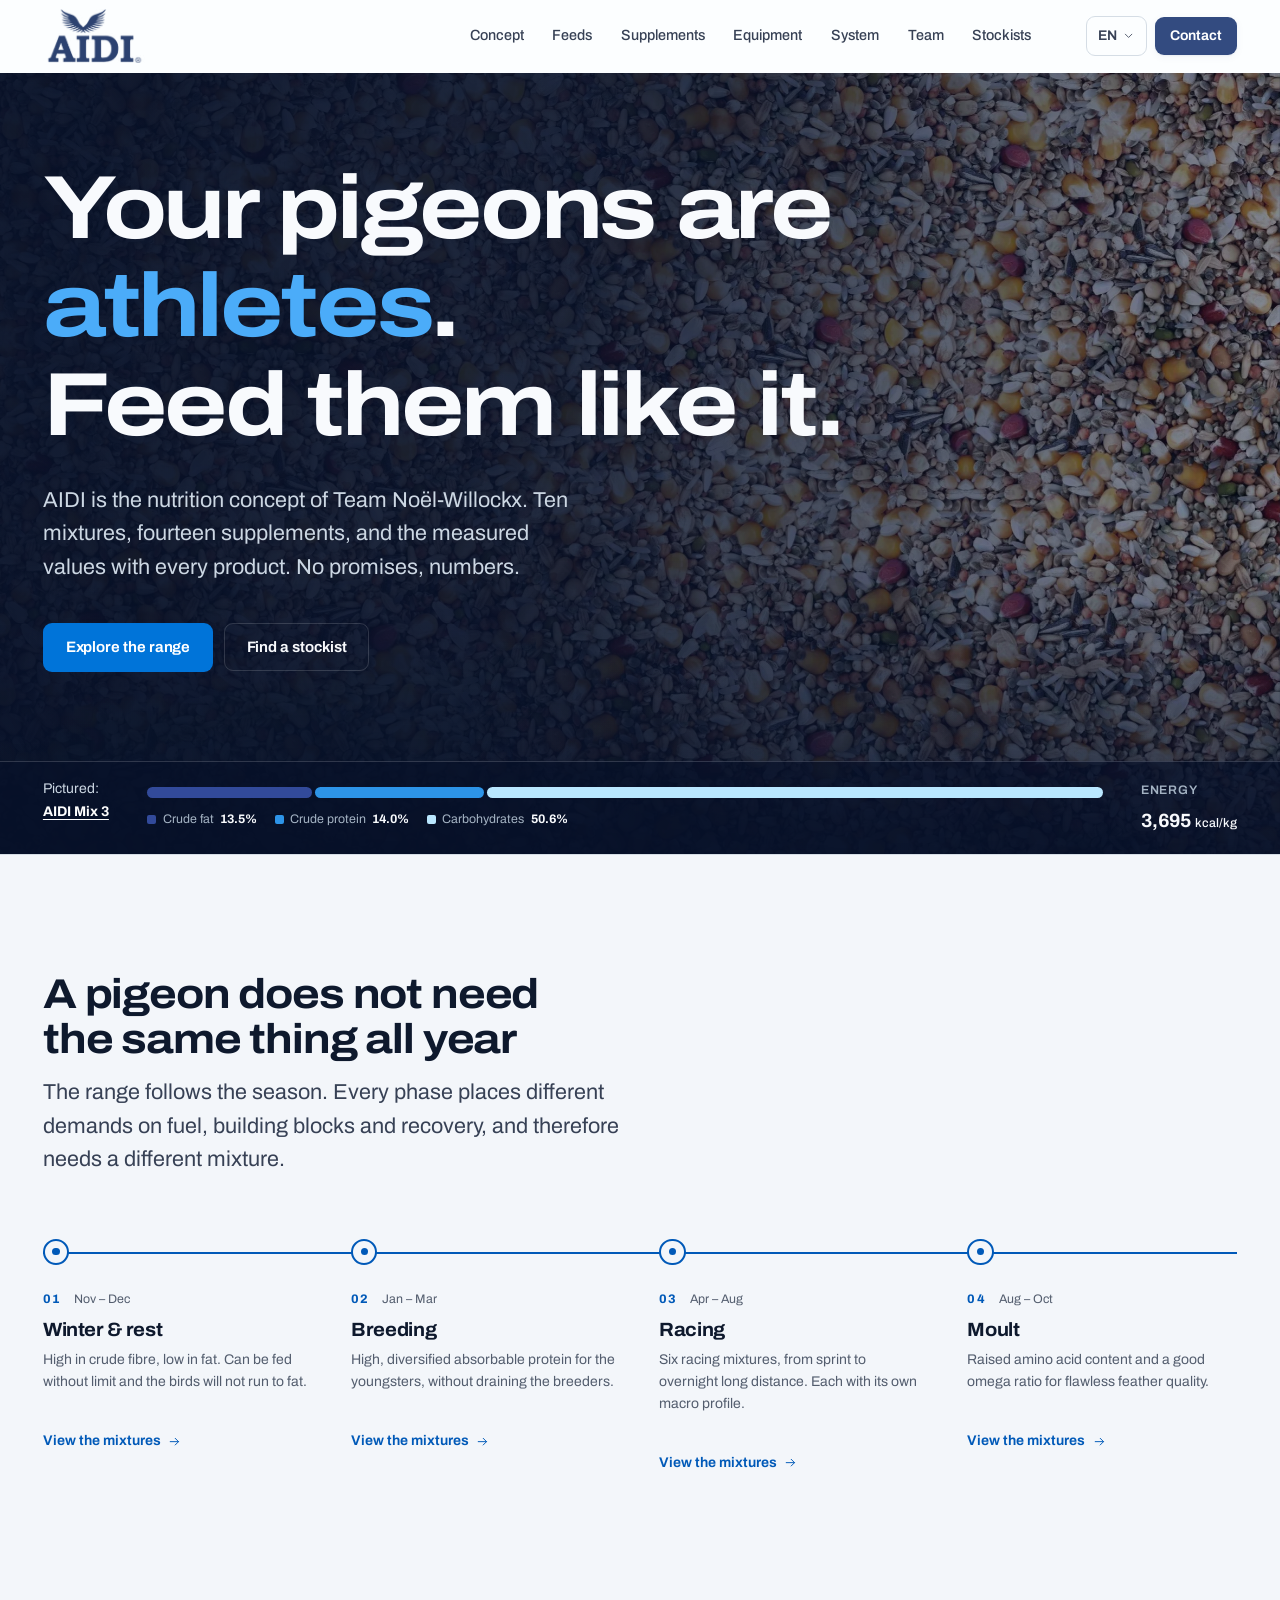
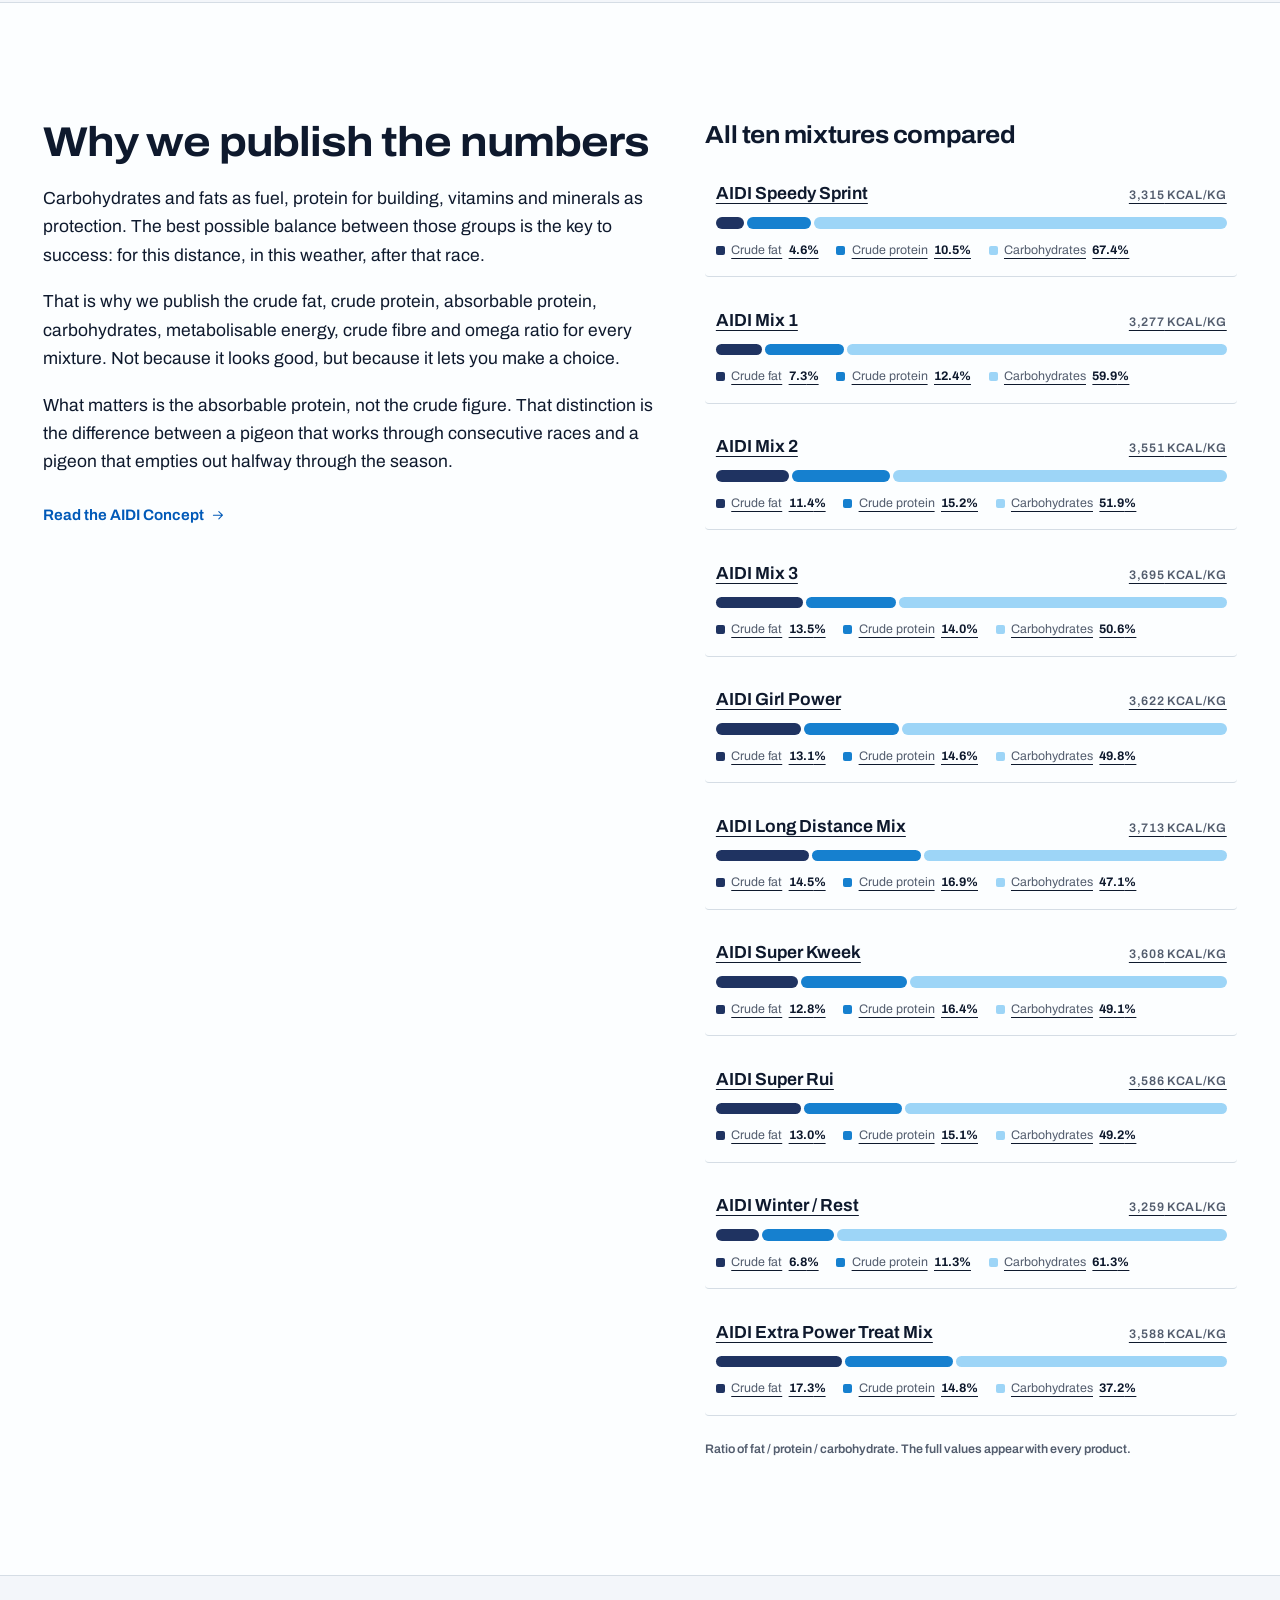
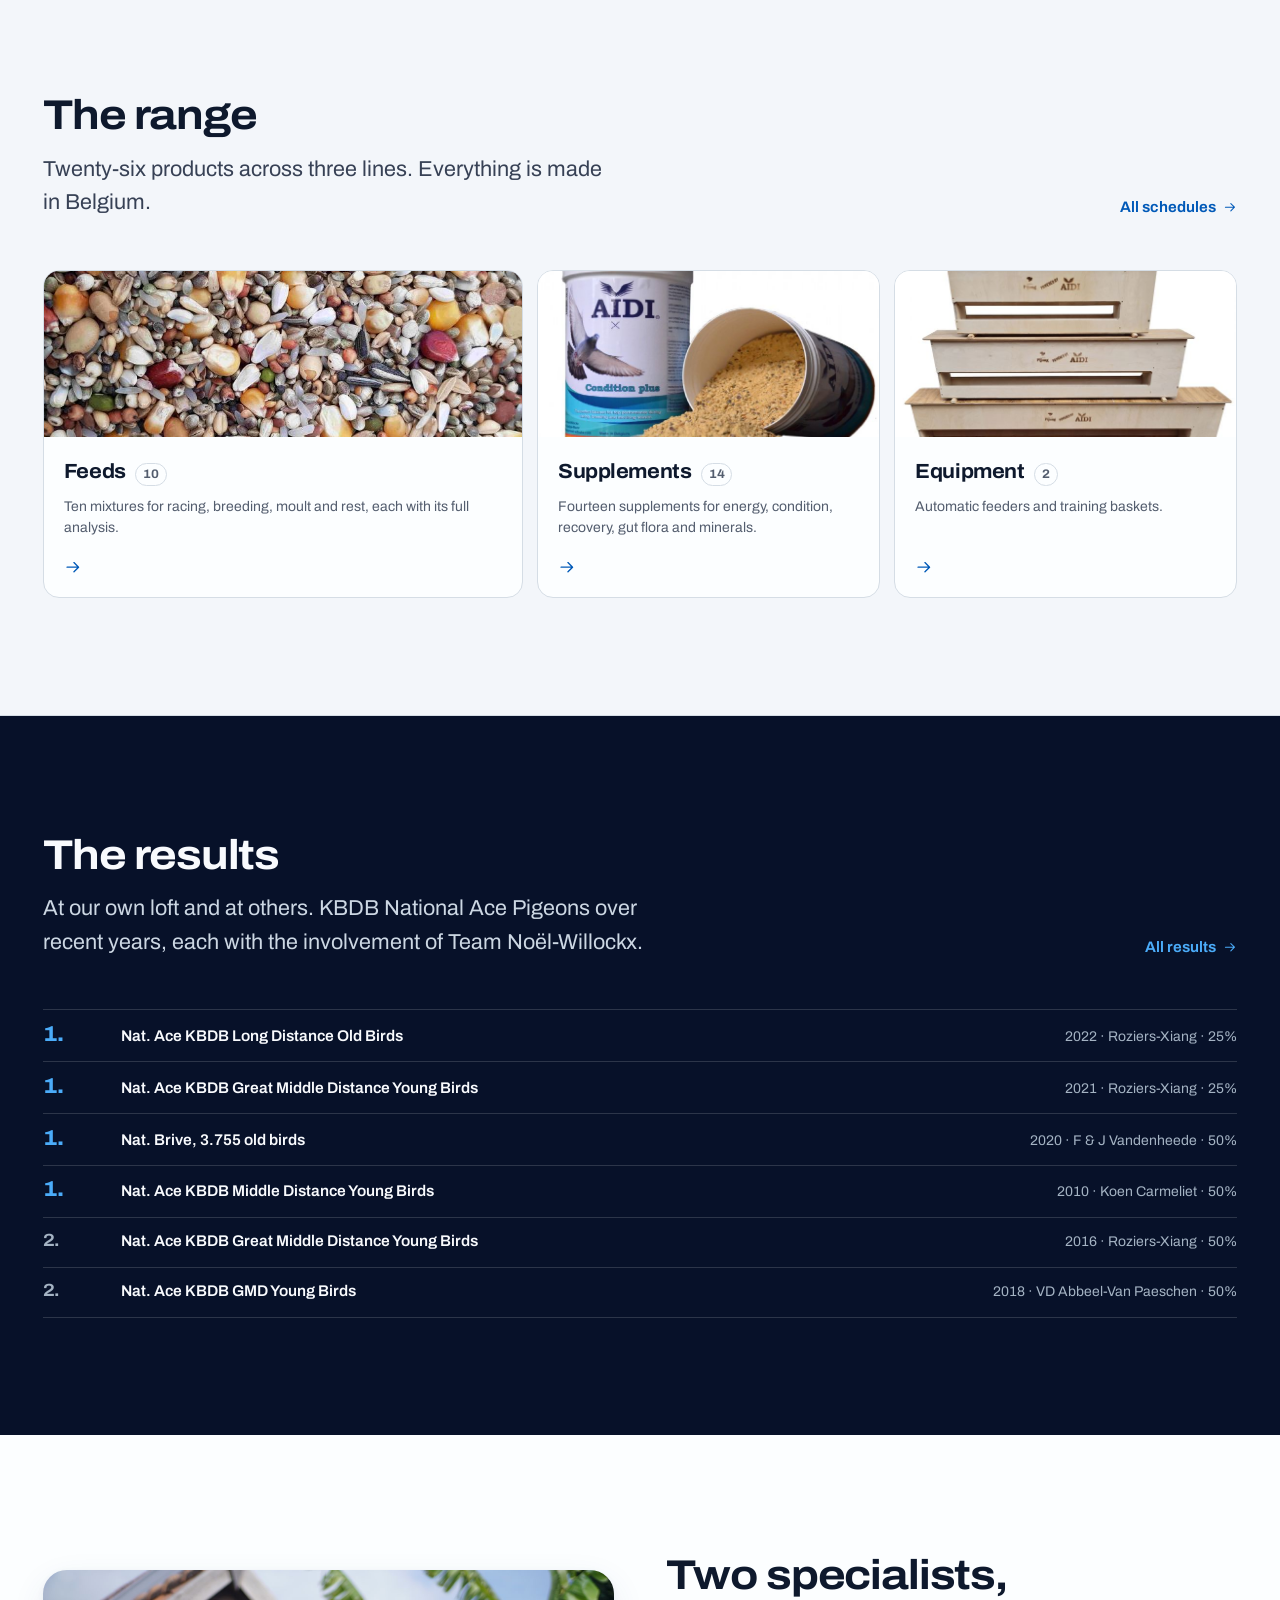
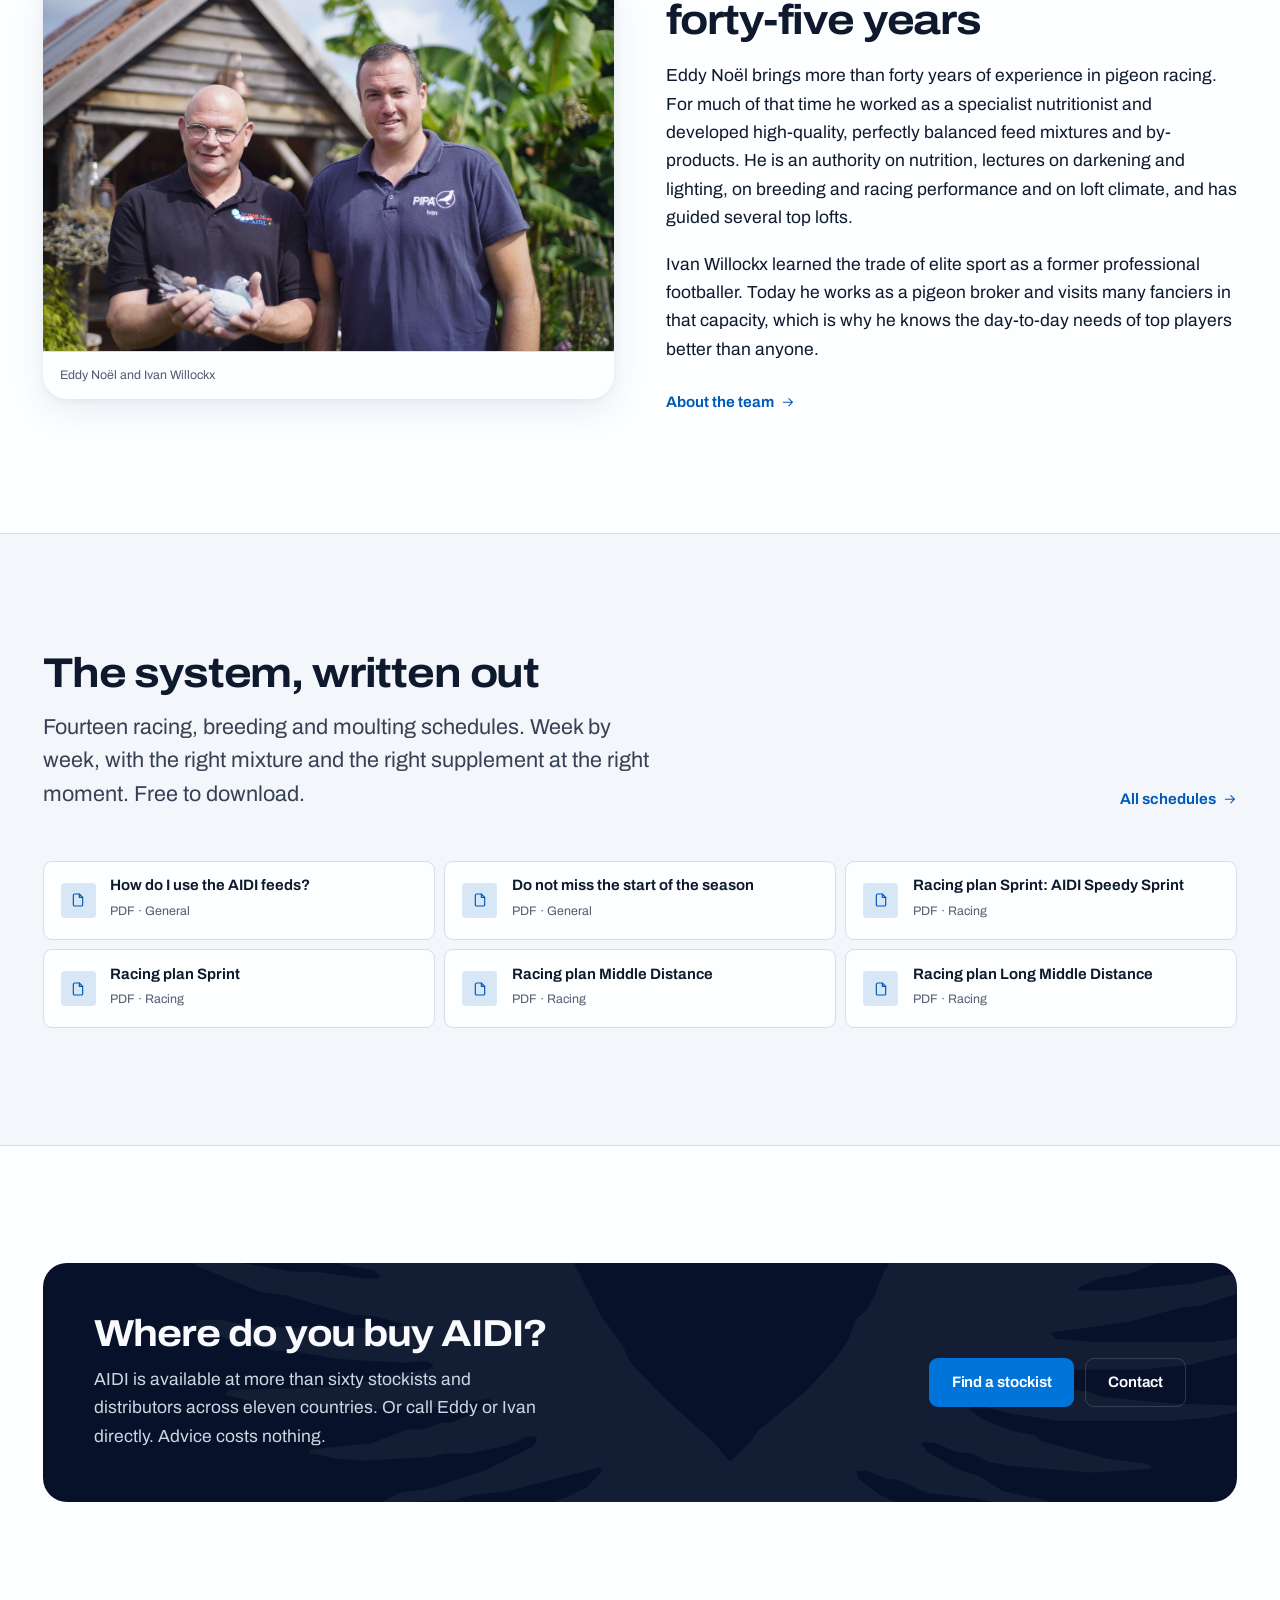
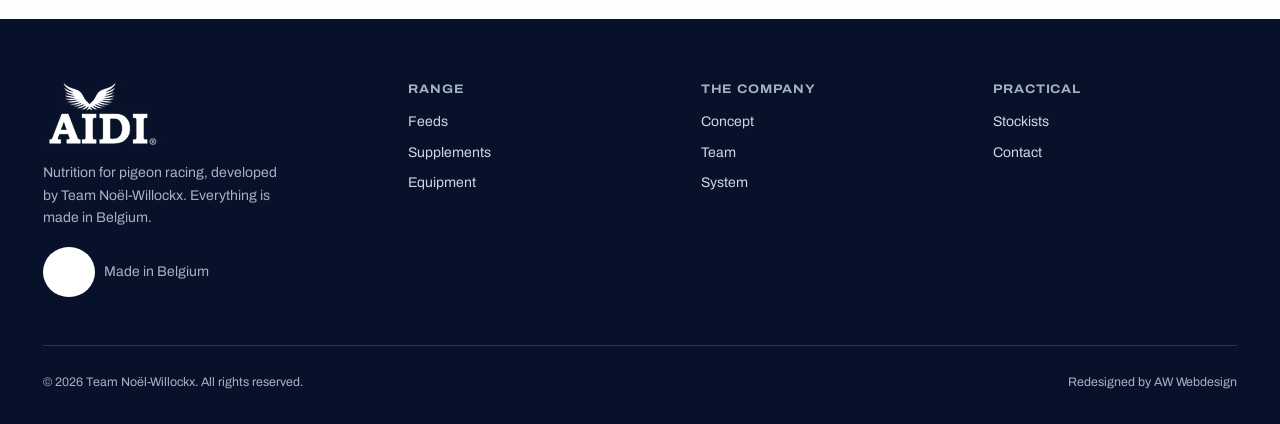
<file: index.html>
<!doctype html>
<html lang="nl" class="no-js">
<head>
<meta charset="utf-8">
<meta name="viewport" content="width=device-width, initial-scale=1">
<title>AIDI: voeding voor duivensport | Team Noël-Willockx</title>
<meta name="description" content="Tien mengelingen en veertien supplementen voor duivensport, elk met de gemeten analytische waarden. Ontwikkeld door Team Noël-Willockx, 45 jaar voedingsexpertise.">
<meta name="theme-color" content="#1a2642">
<link rel="icon" href="assets/brand/favicon-32.png" sizes="32x32">
<link rel="apple-touch-icon" href="assets/brand/apple-touch-icon.png">
<link rel="preconnect" href="https://fonts.googleapis.com">
<link rel="preconnect" href="https://fonts.gstatic.com" crossorigin>
<link rel="stylesheet" href="https://fonts.googleapis.com/css2?family=Archivo:wdth,wght@62..125,100..900&display=swap">
<link rel="stylesheet" href="style.css?v=59a3466c">
<script>document.documentElement.className = 'js';</script>
</head>
<body data-page="home">
<a class="skip-link" href="#main" data-i18n="ui.skip">Ga naar hoofdinhoud</a>

  <header class="masthead">
    <div class="wrap masthead__bar">
      <a class="brand" href="index.html">
        <img src="assets/brand/logo-aidi.png" alt="AIDI" width="433" height="225">
        <span class="brand__sub" data-i18n="ui.tagline">Voeding voor duivensport</span>
      </a>

      <nav class="nav" aria-label="Hoofdnavigatie">
        <ul class="nav__list">
            <li><a class="nav__link" href="concept.html" data-i18n="nav.concept">Concept</a></li>
            <li><a class="nav__link" href="voeders.html" data-i18n="nav.voeders">Voeders</a></li>
            <li><a class="nav__link" href="supplementen.html" data-i18n="nav.supplementen">Supplementen</a></li>
            <li><a class="nav__link" href="equipment.html" data-i18n="nav.equipment">Equipment</a></li>
            <li><a class="nav__link" href="systeem.html" data-i18n="nav.systeem">Systeem</a></li>
            <li><a class="nav__link" href="team.html" data-i18n="nav.team">Team</a></li>
            <li><a class="nav__link" href="verkooppunten.html" data-i18n="nav.verkooppunten">Verkooppunten</a></li>
        </ul>
      </nav>

      <div class="masthead__end">
        <div class="lang">
          <button type="button" class="lang__toggle" aria-expanded="false" aria-haspopup="true">
            <span class="visually-hidden" data-i18n="ui.language">Taal</span>
            <span class="lang__current">NL</span>
            <svg viewBox="0 0 24 24" fill="none" stroke="currentColor" stroke-width="1.75" stroke-linecap="round" stroke-linejoin="round" aria-hidden="true"><path d="M5 9l7 7 7-7"/></svg>
          </button>
          <div class="lang__menu" role="menu" hidden>
              <button type="button" class="lang__option" data-lang="nl" lang="nl" aria-current="true"><span class="lang__code">NL</span>Nederlands</button>
              <button type="button" class="lang__option" data-lang="fr" lang="fr" aria-current="false"><span class="lang__code">FR</span>Français</button>
              <button type="button" class="lang__option" data-lang="en" lang="en" aria-current="false"><span class="lang__code">EN</span>English</button>
              <button type="button" class="lang__option" data-lang="de" lang="de" aria-current="false"><span class="lang__code">DE</span>Deutsch</button>
              <button type="button" class="lang__option" data-lang="zh" lang="zh-Hans" aria-current="false"><span class="lang__code">ZH</span>中文</button>
          </div>
        </div>
        <a class="btn btn--primary btn--sm" href="contact.html" data-i18n="nav.contact">Contact</a>
        <button type="button" class="burger" aria-expanded="false" aria-controls="drawer" aria-label="Menu"><span></span></button>
      </div>
    </div>
  </header>

  <div class="drawer" id="drawer" hidden>
    <nav aria-label="Mobiele navigatie">
      <div class="drawer__list">
          <a class="drawer__link" href="concept.html"><span data-i18n="nav.concept">Concept</span><svg viewBox="0 0 24 24" fill="none" stroke="currentColor" stroke-width="1.75" stroke-linecap="round" stroke-linejoin="round" aria-hidden="true"><path d="M4 12h15M13 6l6 6-6 6"/></svg></a>
          <a class="drawer__link" href="voeders.html"><span data-i18n="nav.voeders">Voeders</span><svg viewBox="0 0 24 24" fill="none" stroke="currentColor" stroke-width="1.75" stroke-linecap="round" stroke-linejoin="round" aria-hidden="true"><path d="M4 12h15M13 6l6 6-6 6"/></svg></a>
          <a class="drawer__link" href="supplementen.html"><span data-i18n="nav.supplementen">Supplementen</span><svg viewBox="0 0 24 24" fill="none" stroke="currentColor" stroke-width="1.75" stroke-linecap="round" stroke-linejoin="round" aria-hidden="true"><path d="M4 12h15M13 6l6 6-6 6"/></svg></a>
          <a class="drawer__link" href="equipment.html"><span data-i18n="nav.equipment">Equipment</span><svg viewBox="0 0 24 24" fill="none" stroke="currentColor" stroke-width="1.75" stroke-linecap="round" stroke-linejoin="round" aria-hidden="true"><path d="M4 12h15M13 6l6 6-6 6"/></svg></a>
          <a class="drawer__link" href="systeem.html"><span data-i18n="nav.systeem">Systeem</span><svg viewBox="0 0 24 24" fill="none" stroke="currentColor" stroke-width="1.75" stroke-linecap="round" stroke-linejoin="round" aria-hidden="true"><path d="M4 12h15M13 6l6 6-6 6"/></svg></a>
          <a class="drawer__link" href="team.html"><span data-i18n="nav.team">Team</span><svg viewBox="0 0 24 24" fill="none" stroke="currentColor" stroke-width="1.75" stroke-linecap="round" stroke-linejoin="round" aria-hidden="true"><path d="M4 12h15M13 6l6 6-6 6"/></svg></a>
          <a class="drawer__link" href="verkooppunten.html"><span data-i18n="nav.verkooppunten">Verkooppunten</span><svg viewBox="0 0 24 24" fill="none" stroke="currentColor" stroke-width="1.75" stroke-linecap="round" stroke-linejoin="round" aria-hidden="true"><path d="M4 12h15M13 6l6 6-6 6"/></svg></a>
      </div>
    </nav>
    <div class="drawer__foot">
      <a class="btn btn--primary" href="verkooppunten.html" data-i18n="ui.findDealer">Vind een verkooppunt</a>
      <a class="btn btn--outline" href="contact.html" data-i18n="nav.contact">Contact</a>
    </div>
  </div>

<main id="main">
  <section class="hero hero--grain on-dark">
    <div class="hero-grain__media" aria-hidden="true">
      <picture>
        <source srcset="assets/products/hero-grain.webp" type="image/webp">
        <img src="assets/products/hero-grain.jpg" alt="" width="2560" height="1440" fetchpriority="high">
      </picture>
    </div>
    <div class="wrap hero-grain__inner">
      <h1 class="hero__h1">
        <span class="hero__line"><span data-i18n="home.h1a">Uw duiven zijn </span></span>
        <span class="hero__line"><span><em data-i18n="home.h1b">atleten</em><span data-i18n="home.heroPunctuation">.</span></span></span>
        <span class="hero__line"><span data-i18n="home.heroFinal">Voeder ze ernaar.</span></span>
      </h1>
      <p data-i18n="home.lede" class="lede hero__lede">AIDI is het voedingsconcept van Team Noël-Willockx. Tien mengelingen, veertien supplementen, en bij elk product de gemeten waarden. Geen beloftes, cijfers.</p>
      <div class="btn-row">
        <a class="btn btn--signal" href="voeders.html" data-i18n="ui.exploreRange">Ontdek het gamma</a>
        <a class="btn btn--outline" href="verkooppunten.html" data-i18n="ui.findDealer">Vind een verkooppunt</a>
      </div>
    </div>
    <div class="hero-grain__strip">
      <div class="wrap hero-grain__striprow">
        <p class="hero-grain__now"><span data-i18n="home.featuredLabel">In beeld:</span> <a href="voeders.html#aidi-mix-3"><b data-i18n="p.aidi-mix-3.name">AIDI Mix 3</b></a></p>
        <div class="hero-grain__macro"><span class="macro">
              <span class="macro__track" data-reveal>
                <span class="macro__seg macro__seg--fat" style="width:17.31%"></span>
                <span class="macro__seg macro__seg--pro" style="width:17.86%"></span>
                <span class="macro__seg macro__seg--carb" style="width:64.83%"></span>
              </span>
              <span class="macro__key">
                <span class="macro__item"><span class="macro__swatch" style="background:var(--m-fat)"></span><span data-i18n="spec.fat">Ruw vet</span> <span class="macro__val"><span data-num="13.52" data-count="13.52" data-dec="1">13,5</span>%</span></span>
                <span class="macro__item"><span class="macro__swatch" style="background:var(--m-pro)"></span><span data-i18n="spec.protein">Ruw eiwit</span> <span class="macro__val"><span data-num="13.95" data-count="13.95" data-dec="1">13,9</span>%</span></span>
                <span class="macro__item"><span class="macro__swatch" style="background:var(--m-carb)"></span><span data-i18n="spec.carbs">Koolhydraten</span> <span class="macro__val"><span data-num="50.63" data-count="50.63" data-dec="1">50,6</span>%</span></span>
              </span>
            </span></div>
        <div class="hero-grain__energy"><span data-i18n="spec.energy" class="field-label">Energie</span><strong><span data-num="3695" data-count="3695" data-dec="0">3695</span> <small><span data-i18n="spec.kcalUnit">kcal/kg</span></small></strong></div>
      </div>
    </div>
  </section>

  <section class="section band">
    <div class="wrap">
      <div class="head">
        <div class="head__text">
          <h2 data-i18n="home.seasonTitle">Een duif heeft niet het hele jaar hetzelfde nodig</h2>
          <p data-i18n="home.seasonLede" class="lede">Het gamma volgt het seizoen. Elke fase stelt andere eisen aan brandstof, bouwstoffen en herstel, en dus een andere mengeling.</p>
        </div>
      </div>
      <div class="season-timeline" data-season-timeline>
        <div class="season-timeline__rail" aria-hidden="true"><span></span></div>
        <div class="season-timeline__row">
        <article class="season-timeline__step">
          <span class="season-timeline__node" aria-hidden="true"><i></i></span>
          <span class="season-timeline__n">01</span>
          <span data-i18n="home.seasonWinterWhen" class="season-timeline__when">nov – dec</span>
          <h3 data-i18n="phase.winter">Winter &amp; rust</h3>
          <p data-i18n="home.seasonWinterD">Veel ruwvezel, weinig vet. Ongelimiteerd te voederen zonder dat duiven aanvetten.</p>
          <a class="arrow-link" href="voeders.html#winter"><span data-i18n="home.seasonCta">Bekijk de mengelingen</span><svg viewBox="0 0 24 24" fill="none" stroke="currentColor" stroke-width="1.75" stroke-linecap="round" stroke-linejoin="round" aria-hidden="true"><path d="M4 12h15M13 6l6 6-6 6"/></svg></a>
        </article>
        <article class="season-timeline__step">
          <span class="season-timeline__node" aria-hidden="true"><i></i></span>
          <span class="season-timeline__n">02</span>
          <span data-i18n="home.seasonKweekWhen" class="season-timeline__when">jan – mrt</span>
          <h3 data-i18n="phase.kweek">Kweek</h3>
          <p data-i18n="home.seasonKweekD">Hoog gediversifieerd opneembaar eiwit voor de jongen, zonder de ouderdieren uit te putten.</p>
          <a class="arrow-link" href="voeders.html#kweek"><span data-i18n="home.seasonCta">Bekijk de mengelingen</span><svg viewBox="0 0 24 24" fill="none" stroke="currentColor" stroke-width="1.75" stroke-linecap="round" stroke-linejoin="round" aria-hidden="true"><path d="M4 12h15M13 6l6 6-6 6"/></svg></a>
        </article>
        <article class="season-timeline__step">
          <span class="season-timeline__node" aria-hidden="true"><i></i></span>
          <span class="season-timeline__n">03</span>
          <span data-i18n="home.seasonVluchtWhen" class="season-timeline__when">apr – aug</span>
          <h3 data-i18n="phase.vlucht">Vlucht</h3>
          <p data-i18n="home.seasonVluchtD">Zes vliegmengelingen, van snelheidsvlucht tot overnachtfond. Elk met een eigen macroprofiel.</p>
          <a class="arrow-link" href="voeders.html#vlucht"><span data-i18n="home.seasonCta">Bekijk de mengelingen</span><svg viewBox="0 0 24 24" fill="none" stroke="currentColor" stroke-width="1.75" stroke-linecap="round" stroke-linejoin="round" aria-hidden="true"><path d="M4 12h15M13 6l6 6-6 6"/></svg></a>
        </article>
        <article class="season-timeline__step">
          <span class="season-timeline__node" aria-hidden="true"><i></i></span>
          <span class="season-timeline__n">04</span>
          <span data-i18n="home.seasonRuiWhen" class="season-timeline__when">aug – okt</span>
          <h3 data-i18n="phase.rui">Rui</h3>
          <p data-i18n="home.seasonRuiD">Verhoogd aandeel aminozuren en een goede omega-verhouding voor een vlekkeloze pluimkwaliteit.</p>
          <a class="arrow-link" href="voeders.html#rui"><span data-i18n="home.seasonCta">Bekijk de mengelingen</span><svg viewBox="0 0 24 24" fill="none" stroke="currentColor" stroke-width="1.75" stroke-linecap="round" stroke-linejoin="round" aria-hidden="true"><path d="M4 12h15M13 6l6 6-6 6"/></svg></a>
        </article>
        </div>
      </div>
    </div>
  </section>

  <section class="section">
    <div class="wrap split split--wide-media split--top">
      <div>
        <h2 data-i18n="home.conceptTitle">Waarom wij de cijfers erbij zetten</h2>
        <div class="prose" style="margin-top:1.25rem">
          <p data-i18n="home.conceptP1">Koolhydraten en vetten als brandstof, eiwitten voor de opbouw, vitamines en mineralen als bescherming. De best mogelijke balans tussen die groepen is de sleutel tot succes: voor déze afstand, in dít weer, na díe vlucht.</p>
          <p data-i18n="home.conceptP2">Daarom publiceren we bij elke mengeling het ruw vet, het ruw eiwit, het opneembare eiwit, de koolhydraten, de omzetbare energie, de ruwe celstof en de omega-verhouding. Niet omdat het mooi staat, maar omdat u er een keuze mee kunt maken.</p>
          <p data-i18n="home.conceptP3">Het gaat om het opneembare eiwit, niet om het ruwe. Dat onderscheid maakt het verschil tussen een duif die de opeenvolgende wedstrijden afwerkt en een duif die halverwege het seizoen leegloopt.</p>
        </div>
        <p style="margin-top:1.5rem"><a class="arrow-link" href="concept.html"><span data-i18n="home.conceptCta">Lees het AIDI Concept</span><svg viewBox="0 0 24 24" fill="none" stroke="currentColor" stroke-width="1.75" stroke-linecap="round" stroke-linejoin="round" aria-hidden="true"><path d="M4 12h15M13 6l6 6-6 6"/></svg></a></p>
      </div>
      <div>
        <h3 data-i18n="home.conceptCompare">Alle tien mengelingen vergeleken</h3>
        <div class="mix-overview" data-profile-group>
          <a class="mix-overview__item" href="voeders.html#aidi-speedy-sprint">
            <div style="display:flex;justify-content:space-between;align-items:baseline;gap:1rem;margin-bottom:0.55rem">
              <b style="font-weight:650" data-i18n="p.aidi-speedy-sprint.name">AIDI Speedy Sprint</b>
              <span class="field-label"><span data-num="3315" data-dec="0">3315</span> kcal/kg</span>
            </div>
            <span class="macro">
              <span class="macro__track" data-reveal>
                <span class="macro__seg macro__seg--fat" style="width:5.58%"></span>
                <span class="macro__seg macro__seg--pro" style="width:12.73%"></span>
                <span class="macro__seg macro__seg--carb" style="width:81.70%"></span>
              </span>
              <span class="macro__key">
                <span class="macro__item"><span class="macro__swatch" style="background:var(--m-fat)"></span><span data-i18n="spec.fat">Ruw vet</span> <span class="macro__val"><span data-num="4.6" data-dec="1">4,6</span>%</span></span>
                <span class="macro__item"><span class="macro__swatch" style="background:var(--m-pro)"></span><span data-i18n="spec.protein">Ruw eiwit</span> <span class="macro__val"><span data-num="10.5" data-dec="1">10,5</span>%</span></span>
                <span class="macro__item"><span class="macro__swatch" style="background:var(--m-carb)"></span><span data-i18n="spec.carbs">Koolhydraten</span> <span class="macro__val"><span data-num="67.4" data-dec="1">67,4</span>%</span></span>
              </span>
            </span>
          </a>
          <a class="mix-overview__item" href="voeders.html#aidi-mix-1">
            <div style="display:flex;justify-content:space-between;align-items:baseline;gap:1rem;margin-bottom:0.55rem">
              <b style="font-weight:650" data-i18n="p.aidi-mix-1.name">AIDI Mix 1</b>
              <span class="field-label"><span data-num="3277" data-dec="0">3277</span> kcal/kg</span>
            </div>
            <span class="macro">
              <span class="macro__track" data-reveal>
                <span class="macro__seg macro__seg--fat" style="width:9.17%"></span>
                <span class="macro__seg macro__seg--pro" style="width:15.58%"></span>
                <span class="macro__seg macro__seg--carb" style="width:75.25%"></span>
              </span>
              <span class="macro__key">
                <span class="macro__item"><span class="macro__swatch" style="background:var(--m-fat)"></span><span data-i18n="spec.fat">Ruw vet</span> <span class="macro__val"><span data-num="7.3" data-dec="1">7,3</span>%</span></span>
                <span class="macro__item"><span class="macro__swatch" style="background:var(--m-pro)"></span><span data-i18n="spec.protein">Ruw eiwit</span> <span class="macro__val"><span data-num="12.4" data-dec="1">12,4</span>%</span></span>
                <span class="macro__item"><span class="macro__swatch" style="background:var(--m-carb)"></span><span data-i18n="spec.carbs">Koolhydraten</span> <span class="macro__val"><span data-num="59.9" data-dec="1">59,9</span>%</span></span>
              </span>
            </span>
          </a>
          <a class="mix-overview__item" href="voeders.html#aidi-mix-2">
            <div style="display:flex;justify-content:space-between;align-items:baseline;gap:1rem;margin-bottom:0.55rem">
              <b style="font-weight:650" data-i18n="p.aidi-mix-2.name">AIDI Mix 2</b>
              <span class="field-label"><span data-num="3551" data-dec="0">3551</span> kcal/kg</span>
            </div>
            <span class="macro">
              <span class="macro__track" data-reveal>
                <span class="macro__seg macro__seg--fat" style="width:14.51%"></span>
                <span class="macro__seg macro__seg--pro" style="width:19.39%"></span>
                <span class="macro__seg macro__seg--carb" style="width:66.10%"></span>
              </span>
              <span class="macro__key">
                <span class="macro__item"><span class="macro__swatch" style="background:var(--m-fat)"></span><span data-i18n="spec.fat">Ruw vet</span> <span class="macro__val"><span data-num="11.4" data-dec="1">11,4</span>%</span></span>
                <span class="macro__item"><span class="macro__swatch" style="background:var(--m-pro)"></span><span data-i18n="spec.protein">Ruw eiwit</span> <span class="macro__val"><span data-num="15.23" data-dec="1">15,2</span>%</span></span>
                <span class="macro__item"><span class="macro__swatch" style="background:var(--m-carb)"></span><span data-i18n="spec.carbs">Koolhydraten</span> <span class="macro__val"><span data-num="51.92" data-dec="1">51,9</span>%</span></span>
              </span>
            </span>
          </a>
          <a class="mix-overview__item" href="voeders.html#aidi-mix-3">
            <div style="display:flex;justify-content:space-between;align-items:baseline;gap:1rem;margin-bottom:0.55rem">
              <b style="font-weight:650" data-i18n="p.aidi-mix-3.name">AIDI Mix 3</b>
              <span class="field-label"><span data-num="3695" data-dec="0">3695</span> kcal/kg</span>
            </div>
            <span class="macro">
              <span class="macro__track" data-reveal>
                <span class="macro__seg macro__seg--fat" style="width:17.31%"></span>
                <span class="macro__seg macro__seg--pro" style="width:17.86%"></span>
                <span class="macro__seg macro__seg--carb" style="width:64.83%"></span>
              </span>
              <span class="macro__key">
                <span class="macro__item"><span class="macro__swatch" style="background:var(--m-fat)"></span><span data-i18n="spec.fat">Ruw vet</span> <span class="macro__val"><span data-num="13.52" data-dec="1">13,5</span>%</span></span>
                <span class="macro__item"><span class="macro__swatch" style="background:var(--m-pro)"></span><span data-i18n="spec.protein">Ruw eiwit</span> <span class="macro__val"><span data-num="13.95" data-dec="1">13,9</span>%</span></span>
                <span class="macro__item"><span class="macro__swatch" style="background:var(--m-carb)"></span><span data-i18n="spec.carbs">Koolhydraten</span> <span class="macro__val"><span data-num="50.63" data-dec="1">50,6</span>%</span></span>
              </span>
            </span>
          </a>
          <a class="mix-overview__item" href="voeders.html#aidi-girl-power">
            <div style="display:flex;justify-content:space-between;align-items:baseline;gap:1rem;margin-bottom:0.55rem">
              <b style="font-weight:650" data-i18n="p.aidi-girl-power.name">AIDI Girl Power</b>
              <span class="field-label"><span data-num="3622" data-dec="0">3622</span> kcal/kg</span>
            </div>
            <span class="macro">
              <span class="macro__track" data-reveal>
                <span class="macro__seg macro__seg--fat" style="width:16.90%"></span>
                <span class="macro__seg macro__seg--pro" style="width:18.84%"></span>
                <span class="macro__seg macro__seg--carb" style="width:64.26%"></span>
              </span>
              <span class="macro__key">
                <span class="macro__item"><span class="macro__swatch" style="background:var(--m-fat)"></span><span data-i18n="spec.fat">Ruw vet</span> <span class="macro__val"><span data-num="13.1" data-dec="1">13,1</span>%</span></span>
                <span class="macro__item"><span class="macro__swatch" style="background:var(--m-pro)"></span><span data-i18n="spec.protein">Ruw eiwit</span> <span class="macro__val"><span data-num="14.6" data-dec="1">14,6</span>%</span></span>
                <span class="macro__item"><span class="macro__swatch" style="background:var(--m-carb)"></span><span data-i18n="spec.carbs">Koolhydraten</span> <span class="macro__val"><span data-num="49.8" data-dec="1">49,8</span>%</span></span>
              </span>
            </span>
          </a>
          <a class="mix-overview__item" href="voeders.html#aidi-long-distance-mix">
            <div style="display:flex;justify-content:space-between;align-items:baseline;gap:1rem;margin-bottom:0.55rem">
              <b style="font-weight:650" data-i18n="p.aidi-long-distance-mix.name">AIDI Long Distance Mix</b>
              <span class="field-label"><span data-num="3713" data-dec="0">3713</span> kcal/kg</span>
            </div>
            <span class="macro">
              <span class="macro__track" data-reveal>
                <span class="macro__seg macro__seg--fat" style="width:18.47%"></span>
                <span class="macro__seg macro__seg--pro" style="width:21.53%"></span>
                <span class="macro__seg macro__seg--carb" style="width:60.00%"></span>
              </span>
              <span class="macro__key">
                <span class="macro__item"><span class="macro__swatch" style="background:var(--m-fat)"></span><span data-i18n="spec.fat">Ruw vet</span> <span class="macro__val"><span data-num="14.5" data-dec="1">14,5</span>%</span></span>
                <span class="macro__item"><span class="macro__swatch" style="background:var(--m-pro)"></span><span data-i18n="spec.protein">Ruw eiwit</span> <span class="macro__val"><span data-num="16.9" data-dec="1">16,9</span>%</span></span>
                <span class="macro__item"><span class="macro__swatch" style="background:var(--m-carb)"></span><span data-i18n="spec.carbs">Koolhydraten</span> <span class="macro__val"><span data-num="47.1" data-dec="1">47,1</span>%</span></span>
              </span>
            </span>
          </a>
          <a class="mix-overview__item" href="voeders.html#aidi-super-kweek">
            <div style="display:flex;justify-content:space-between;align-items:baseline;gap:1rem;margin-bottom:0.55rem">
              <b style="font-weight:650" data-i18n="p.aidi-super-kweek.name">AIDI Super Kweek</b>
              <span class="field-label"><span data-num="3608" data-dec="0">3608</span> kcal/kg</span>
            </div>
            <span class="macro">
              <span class="macro__track" data-reveal>
                <span class="macro__seg macro__seg--fat" style="width:16.35%"></span>
                <span class="macro__seg macro__seg--pro" style="width:20.95%"></span>
                <span class="macro__seg macro__seg--carb" style="width:62.71%"></span>
              </span>
              <span class="macro__key">
                <span class="macro__item"><span class="macro__swatch" style="background:var(--m-fat)"></span><span data-i18n="spec.fat">Ruw vet</span> <span class="macro__val"><span data-num="12.8" data-dec="1">12,8</span>%</span></span>
                <span class="macro__item"><span class="macro__swatch" style="background:var(--m-pro)"></span><span data-i18n="spec.protein">Ruw eiwit</span> <span class="macro__val"><span data-num="16.4" data-dec="1">16,4</span>%</span></span>
                <span class="macro__item"><span class="macro__swatch" style="background:var(--m-carb)"></span><span data-i18n="spec.carbs">Koolhydraten</span> <span class="macro__val"><span data-num="49.1" data-dec="1">49,1</span>%</span></span>
              </span>
            </span>
          </a>
          <a class="mix-overview__item" href="voeders.html#aidi-super-rui">
            <div style="display:flex;justify-content:space-between;align-items:baseline;gap:1rem;margin-bottom:0.55rem">
              <b style="font-weight:650" data-i18n="p.aidi-super-rui.name">AIDI Super Rui</b>
              <span class="field-label"><span data-num="3586" data-dec="0">3586</span> kcal/kg</span>
            </div>
            <span class="macro">
              <span class="macro__track" data-reveal>
                <span class="macro__seg macro__seg--fat" style="width:16.80%"></span>
                <span class="macro__seg macro__seg--pro" style="width:19.56%"></span>
                <span class="macro__seg macro__seg--carb" style="width:63.64%"></span>
              </span>
              <span class="macro__key">
                <span class="macro__item"><span class="macro__swatch" style="background:var(--m-fat)"></span><span data-i18n="spec.fat">Ruw vet</span> <span class="macro__val"><span data-num="13" data-dec="1">13,0</span>%</span></span>
                <span class="macro__item"><span class="macro__swatch" style="background:var(--m-pro)"></span><span data-i18n="spec.protein">Ruw eiwit</span> <span class="macro__val"><span data-num="15.13" data-dec="1">15,1</span>%</span></span>
                <span class="macro__item"><span class="macro__swatch" style="background:var(--m-carb)"></span><span data-i18n="spec.carbs">Koolhydraten</span> <span class="macro__val"><span data-num="49.24" data-dec="1">49,2</span>%</span></span>
              </span>
            </span>
          </a>
          <a class="mix-overview__item" href="voeders.html#aidi-winter-rust">
            <div style="display:flex;justify-content:space-between;align-items:baseline;gap:1rem;margin-bottom:0.55rem">
              <b style="font-weight:650" data-i18n="p.aidi-winter-rust.name">AIDI Winter / Rust</b>
              <span class="field-label"><span data-num="3259" data-dec="0">3259</span> kcal/kg</span>
            </div>
            <span class="macro">
              <span class="macro__track" data-reveal>
                <span class="macro__seg macro__seg--fat" style="width:8.56%"></span>
                <span class="macro__seg macro__seg--pro" style="width:14.23%"></span>
                <span class="macro__seg macro__seg--carb" style="width:77.20%"></span>
              </span>
              <span class="macro__key">
                <span class="macro__item"><span class="macro__swatch" style="background:var(--m-fat)"></span><span data-i18n="spec.fat">Ruw vet</span> <span class="macro__val"><span data-num="6.8" data-dec="1">6,8</span>%</span></span>
                <span class="macro__item"><span class="macro__swatch" style="background:var(--m-pro)"></span><span data-i18n="spec.protein">Ruw eiwit</span> <span class="macro__val"><span data-num="11.3" data-dec="1">11,3</span>%</span></span>
                <span class="macro__item"><span class="macro__swatch" style="background:var(--m-carb)"></span><span data-i18n="spec.carbs">Koolhydraten</span> <span class="macro__val"><span data-num="61.3" data-dec="1">61,3</span>%</span></span>
              </span>
            </span>
          </a>
          <a class="mix-overview__item" href="voeders.html#aidi-extra-power-snoepmix">
            <div style="display:flex;justify-content:space-between;align-items:baseline;gap:1rem;margin-bottom:0.55rem">
              <b style="font-weight:650" data-i18n="p.aidi-extra-power-snoepmix.name">AIDI Extra Power Snoepmix</b>
              <span class="field-label"><span data-num="3588" data-dec="0">3588</span> kcal/kg</span>
            </div>
            <span class="macro">
              <span class="macro__track" data-reveal>
                <span class="macro__seg macro__seg--fat" style="width:24.96%"></span>
                <span class="macro__seg macro__seg--pro" style="width:21.36%"></span>
                <span class="macro__seg macro__seg--carb" style="width:53.68%"></span>
              </span>
              <span class="macro__key">
                <span class="macro__item"><span class="macro__swatch" style="background:var(--m-fat)"></span><span data-i18n="spec.fat">Ruw vet</span> <span class="macro__val"><span data-num="17.3" data-dec="1">17,3</span>%</span></span>
                <span class="macro__item"><span class="macro__swatch" style="background:var(--m-pro)"></span><span data-i18n="spec.protein">Ruw eiwit</span> <span class="macro__val"><span data-num="14.8" data-dec="1">14,8</span>%</span></span>
                <span class="macro__item"><span class="macro__swatch" style="background:var(--m-carb)"></span><span data-i18n="spec.carbs">Koolhydraten</span> <span class="macro__val"><span data-num="37.2" data-dec="1">37,2</span>%</span></span>
              </span>
            </span>
          </a>
        </div>
        <p data-i18n="home.conceptCompareNote" class="field-label" style="margin-top:1.5rem;line-height:1.5;text-transform:none;letter-spacing:0">Verhouding vet / eiwit / koolhydraten. De volledige waarden staan bij elk product.</p>
      </div>
    </div>
  </section>

  <section class="section band">
    <div class="wrap">
      <div class="head">
        <div class="head__text">
          <h2 data-i18n="home.rangeTitle">Het gamma</h2>
          <p data-i18n="home.rangeLede" class="lede">Zesentwintig producten in drie lijnen. Alles wordt in België gemaakt.</p>
        </div>
        <a class="arrow-link" href="systeem.html"><span data-i18n="home.plansCta">Alle schema's</span><svg viewBox="0 0 24 24" fill="none" stroke="currentColor" stroke-width="1.75" stroke-linecap="round" stroke-linejoin="round" aria-hidden="true"><path d="M4 12h15M13 6l6 6-6 6"/></svg></a>
      </div>
      <div class="range-grid" data-stagger>
        
        <a class="range-card" href="voeders.html" data-rise>
          <span class="range-card__media"><img src="assets/products/aidi-mix-3.jpg" alt="" loading="lazy" width="700" height="525"></span>
          <span class="range-card__body">
            <span class="range-card__title">
              <span data-i18n="nav.voeders">Voeders</span>
              <span class="range-card__n">10</span>
            </span>
            <span class="range-card__d" data-i18n="home.rangeVoedersD">Tien mengelingen voor vlucht, kweek, rui en rust, elk met de volledige analyse.</span>
            <span class="arrow-link"><svg viewBox="0 0 24 24" fill="none" stroke="currentColor" stroke-width="1.75" stroke-linecap="round" stroke-linejoin="round" aria-hidden="true"><path d="M4 12h15M13 6l6 6-6 6"/></svg></span>
          </span>
        </a>
        <a class="range-card" href="supplementen.html" data-rise>
          <span class="range-card__media"><img src="assets/products/aidi-condition-plus-minerals.jpg" alt="" loading="lazy" width="700" height="525"></span>
          <span class="range-card__body">
            <span class="range-card__title">
              <span data-i18n="nav.supplementen">Supplementen</span>
              <span class="range-card__n">14</span>
            </span>
            <span class="range-card__d" data-i18n="home.rangeSupplementenD">Veertien supplementen voor energie, conditie, herstel, darmflora en mineralen.</span>
            <span class="arrow-link"><svg viewBox="0 0 24 24" fill="none" stroke="currentColor" stroke-width="1.75" stroke-linecap="round" stroke-linejoin="round" aria-hidden="true"><path d="M4 12h15M13 6l6 6-6 6"/></svg></span>
          </span>
        </a>
        <a class="range-card" href="equipment.html" data-rise>
          <span class="range-card__media"><img src="assets/products/aidi-automatische-voederbakken.jpg" alt="" loading="lazy" width="700" height="525"></span>
          <span class="range-card__body">
            <span class="range-card__title">
              <span data-i18n="nav.equipment">Equipment</span>
              <span class="range-card__n">2</span>
            </span>
            <span class="range-card__d" data-i18n="home.rangeEquipmentD">Automatische voederbakken en opleermanden.</span>
            <span class="arrow-link"><svg viewBox="0 0 24 24" fill="none" stroke="currentColor" stroke-width="1.75" stroke-linecap="round" stroke-linejoin="round" aria-hidden="true"><path d="M4 12h15M13 6l6 6-6 6"/></svg></span>
          </span>
        </a>
      </div>
    </div>
  </section>

  <section class="section on-dark">
    <div class="wrap">
      <div class="head">
        <div class="head__text">
          <h2 data-i18n="home.proofTitle">De resultaten</h2>
          <p data-i18n="home.proofLede" class="lede">Op eigen hok en bij anderen. Nationale asduiven van de KBDB over de laatste jaren, telkens met de betrokkenheid van Team Noël-Willockx.</p>
        </div>
        <a class="arrow-link" href="team.html"><span data-i18n="home.proofCta">Alle resultaten</span><svg viewBox="0 0 24 24" fill="none" stroke="currentColor" stroke-width="1.75" stroke-linecap="round" stroke-linejoin="round" aria-hidden="true"><path d="M4 12h15M13 6l6 6-6 6"/></svg></a>
      </div>
      <div class="proof-list">
        <div class="proof-item is-top">
          <span class="proof-rank">1.</span>
          <span class="proof-title">Nat. Ace KBDB Long Distance Old Birds</span>
          <span class="proof-meta"><span>2022</span><span>Roziers-Xiang</span><span>25%</span></span>
        </div>
        <div class="proof-item is-top">
          <span class="proof-rank">1.</span>
          <span class="proof-title">Nat. Ace KBDB Great Middle Distance Young Birds</span>
          <span class="proof-meta"><span>2021</span><span>Roziers-Xiang</span><span>25%</span></span>
        </div>
        <div class="proof-item is-top">
          <span class="proof-rank">1.</span>
          <span class="proof-title">Nat. Brive, 3.755 old birds</span>
          <span class="proof-meta"><span>2020</span><span>F &amp; J Vandenheede</span><span>50%</span></span>
        </div>
        <div class="proof-item is-top">
          <span class="proof-rank">1.</span>
          <span class="proof-title">Nat. Ace KBDB Middle Distance Young Birds</span>
          <span class="proof-meta"><span>2010</span><span>Koen Carmeliet</span><span>50%</span></span>
        </div>
        <div class="proof-item">
          <span class="proof-rank">2.</span>
          <span class="proof-title">Nat. Ace KBDB Great Middle Distance Young Birds</span>
          <span class="proof-meta"><span>2016</span><span>Roziers-Xiang</span><span>50%</span></span>
        </div>
        <div class="proof-item">
          <span class="proof-rank">2.</span>
          <span class="proof-title">Nat. Ace KBDB GMD Young Birds</span>
          <span class="proof-meta"><span>2018</span><span>VD Abbeel-Van Paeschen</span><span>50%</span></span>
        </div>
      </div>
    </div>
  </section>

  <section class="section">
    <div class="wrap split">
      <figure class="media" data-rise>
        <img src="assets/brand/team-noel-willockx.jpg" alt="Eddy Noël en Ivan Willockx bij de hokken" loading="lazy" width="1200" height="800">
        <figcaption data-i18n="home.teamCaption">Eddy Noël en Ivan Willockx</figcaption>
      </figure>
      <div>
        <h2 data-i18n="home.teamTitle">Twee specialisten, vijfenveertig jaar</h2>
        <div class="prose" style="margin-top:1.25rem">
          <p data-i18n="home.teamP1">Eddy Noël staat voor meer dan veertig jaar ervaring in de duivensport. Een ruim deel daarvan werkte hij als gespecialiseerd voedingsdeskundige en ontwikkelde hij hoogkwalitatieve, uitgebalanceerde voermengelingen en bijproducten. Hij is een autoriteit op vlak van voeding, geeft lezingen over verduisteren en bijlichten, kweek- en vliegprestaties en hokklimaat, en begeleidde diverse tophokken.</p>
          <p data-i18n="home.teamP2">Ivan Willockx leerde de kneepjes van het topsportvak als ex-profvoetballer. Vandaag is hij duivenmakelaar en bezoekt hij in die hoedanigheid veel liefhebbers. Daardoor kent hij als geen ander de dagdagelijkse noden van topspelers.</p>
        </div>
        <p style="margin-top:1.5rem"><a class="arrow-link" href="team.html"><span data-i18n="home.teamCta">Over het team</span><svg viewBox="0 0 24 24" fill="none" stroke="currentColor" stroke-width="1.75" stroke-linecap="round" stroke-linejoin="round" aria-hidden="true"><path d="M4 12h15M13 6l6 6-6 6"/></svg></a></p>
      </div>
    </div>
  </section>

  <section class="section band">
    <div class="wrap">
      <div class="head">
        <div class="head__text">
          <h2 data-i18n="home.plansTitle">Het systeem, uitgeschreven</h2>
          <p data-i18n="home.plansLede" class="lede">Veertien vlieg-, kweek- en ruischema's. Week per week, met de juiste mengeling en het juiste supplement op het juiste moment. Gratis te downloaden.</p>
        </div>
        <a class="arrow-link" href="systeem.html"><span data-i18n="home.plansCta">Alle schema's</span><svg viewBox="0 0 24 24" fill="none" stroke="currentColor" stroke-width="1.75" stroke-linecap="round" stroke-linejoin="round" aria-hidden="true"><path d="M4 12h15M13 6l6 6-6 6"/></svg></a>
      </div>
      <div class="plans" data-stagger>
        <a class="plan" href="assets/plannen/optimaal-gebruik-aidi-concept.pdf" data-rise>
          <span class="plan__icon"><svg viewBox="0 0 24 24" fill="none" stroke="currentColor" stroke-width="1.75" stroke-linecap="round" stroke-linejoin="round" aria-hidden="true"><path d="M14 3H7a2 2 0 0 0-2 2v14a2 2 0 0 0 2 2h10a2 2 0 0 0 2-2V8z"/><path d="M14 3v5h5"/></svg></span>
          <span class="plan__t">
            <b data-i18n="systeem.p.optimaal-gebruik-aidi-concept">Hoe gebruik ik de AIDI voeders?</b>
            <span>PDF · <span data-i18n="phase.algemeen">Algemeen</span></span>
          </span>
        </a>
        <a class="plan" href="assets/plannen/mis-de-start-van-het-seizoen-niet.pdf" data-rise>
          <span class="plan__icon"><svg viewBox="0 0 24 24" fill="none" stroke="currentColor" stroke-width="1.75" stroke-linecap="round" stroke-linejoin="round" aria-hidden="true"><path d="M14 3H7a2 2 0 0 0-2 2v14a2 2 0 0 0 2 2h10a2 2 0 0 0 2-2V8z"/><path d="M14 3v5h5"/></svg></span>
          <span class="plan__t">
            <b data-i18n="systeem.p.mis-de-start-van-het-seizoen-niet">Mis de start van het seizoen niet</b>
            <span>PDF · <span data-i18n="phase.algemeen">Algemeen</span></span>
          </span>
        </a>
        <a class="plan" href="assets/plannen/vliegplan-snelheid-aidi-speedy-sprint.pdf" data-rise>
          <span class="plan__icon"><svg viewBox="0 0 24 24" fill="none" stroke="currentColor" stroke-width="1.75" stroke-linecap="round" stroke-linejoin="round" aria-hidden="true"><path d="M14 3H7a2 2 0 0 0-2 2v14a2 2 0 0 0 2 2h10a2 2 0 0 0 2-2V8z"/><path d="M14 3v5h5"/></svg></span>
          <span class="plan__t">
            <b data-i18n="systeem.p.vliegplan-snelheid-aidi-speedy-sprint">Vliegplan Snelheid: AIDI Speedy Sprint</b>
            <span>PDF · <span data-i18n="phase.vlucht">Vlucht</span></span>
          </span>
        </a>
        <a class="plan" href="assets/plannen/vliegplan-snelheid.pdf" data-rise>
          <span class="plan__icon"><svg viewBox="0 0 24 24" fill="none" stroke="currentColor" stroke-width="1.75" stroke-linecap="round" stroke-linejoin="round" aria-hidden="true"><path d="M14 3H7a2 2 0 0 0-2 2v14a2 2 0 0 0 2 2h10a2 2 0 0 0 2-2V8z"/><path d="M14 3v5h5"/></svg></span>
          <span class="plan__t">
            <b data-i18n="systeem.p.vliegplan-snelheid">Vliegplan Snelheid</b>
            <span>PDF · <span data-i18n="phase.vlucht">Vlucht</span></span>
          </span>
        </a>
        <a class="plan" href="assets/plannen/vliegschema-aidi-halve-fond.pdf" data-rise>
          <span class="plan__icon"><svg viewBox="0 0 24 24" fill="none" stroke="currentColor" stroke-width="1.75" stroke-linecap="round" stroke-linejoin="round" aria-hidden="true"><path d="M14 3H7a2 2 0 0 0-2 2v14a2 2 0 0 0 2 2h10a2 2 0 0 0 2-2V8z"/><path d="M14 3v5h5"/></svg></span>
          <span class="plan__t">
            <b data-i18n="systeem.p.vliegschema-aidi-halve-fond">Vliegschema Halve Fond</b>
            <span>PDF · <span data-i18n="phase.vlucht">Vlucht</span></span>
          </span>
        </a>
        <a class="plan" href="assets/plannen/vliegschema-aidi-dagfond.pdf" data-rise>
          <span class="plan__icon"><svg viewBox="0 0 24 24" fill="none" stroke="currentColor" stroke-width="1.75" stroke-linecap="round" stroke-linejoin="round" aria-hidden="true"><path d="M14 3H7a2 2 0 0 0-2 2v14a2 2 0 0 0 2 2h10a2 2 0 0 0 2-2V8z"/><path d="M14 3v5h5"/></svg></span>
          <span class="plan__t">
            <b data-i18n="systeem.p.vliegschema-aidi-dagfond">Vliegschema Dagfond</b>
            <span>PDF · <span data-i18n="phase.vlucht">Vlucht</span></span>
          </span>
        </a>
      </div>
    </div>
  </section>

  <section class="section">
    <div class="wrap">
      <div class="cta on-dark" data-rise>
        <svg class="mark cta__mark" xmlns="http://www.w3.org/2000/svg" viewBox="0 0 696 384" fill="currentColor" fill-rule="evenodd" aria-hidden="true"><path d="M25.5 21.0 L24.0 25.5 L29.0 39.5 L33.0 42.5 L44.0 61.5 L63.5 82.0 L82.5 97.0 L95.5 104.0 L102.5 112.0 L117.5 118.0 L135.0 129.5 L134.5 131.0 L130.5 131.0 L116.5 127.0 L103.5 123.0 L94.5 117.0 L75.5 112.0 L46.5 95.0 L35.5 86.0 L31.5 85.0 L30.0 87.5 L32.0 91.5 L48.5 109.0 L55.5 113.0 L68.5 126.0 L84.5 134.0 L96.5 143.0 L114.5 150.0 L139.0 163.5 L138.5 165.0 L133.5 165.0 L101.5 159.0 L87.5 155.0 L77.5 149.0 L54.5 144.0 L46.5 140.0 L44.0 140.5 L45.0 144.5 L56.5 149.0 L66.5 158.0 L104.5 176.0 L110.5 177.0 L120.5 183.0 L132.5 187.0 L150.5 190.0 L155.0 193.5 L153.5 195.0 L144.5 195.0 L117.5 191.0 L103.5 191.0 L56.5 183.0 L44.5 180.0 L40.5 177.0 L37.5 177.0 L36.0 179.5 L48.5 188.0 L85.5 203.0 L100.5 205.0 L138.5 216.0 L151.5 217.0 L168.0 221.5 L164.5 224.0 L102.5 224.0 L75.5 222.0 L61.5 219.0 L48.5 219.0 L47.0 222.5 L67.5 231.0 L93.5 237.0 L102.5 237.0 L131.5 242.0 L169.5 244.0 L181.5 243.0 L186.0 245.5 L182.5 248.0 L156.5 252.0 L135.5 258.0 L66.5 260.0 L64.0 262.5 L85.5 268.0 L127.5 271.0 L154.5 271.0 L169.5 269.0 L185.5 270.0 L218.5 265.0 L220.0 266.5 L213.5 271.0 L196.5 279.0 L190.5 279.0 L179.5 283.0 L170.5 283.0 L149.5 291.0 L119.5 294.0 L113.5 295.0 L113.0 296.5 L129.5 300.0 L145.5 301.0 L183.5 299.0 L192.5 297.0 L206.5 297.0 L229.5 292.0 L240.5 287.0 L245.5 287.0 L246.0 289.5 L243.5 293.0 L215.5 307.0 L184.5 317.0 L165.5 320.0 L154.5 326.0 L197.5 324.0 L208.5 321.0 L228.5 319.0 L282.5 305.0 L284.0 306.5 L283.0 308.5 L274.5 317.0 L248.5 329.0 L243.5 334.0 L225.5 337.0 L213.5 342.0 L199.5 345.0 L196.0 347.5 L196.5 350.0 L201.5 351.0 L217.5 350.0 L282.5 336.0 L301.5 327.0 L307.5 326.0 L307.0 332.5 L288.5 349.0 L258.5 365.0 L253.5 366.0 L254.5 369.0 L270.5 368.0 L293.5 362.0 L301.5 357.0 L318.5 352.0 L326.5 345.0 L340.5 338.0 L342.0 343.5 L336.0 356.5 L336.0 360.5 L321.0 375.5 L322.5 378.0 L344.5 370.0 L357.5 362.0 L377.5 373.0 L383.5 374.0 L388.5 378.0 L393.5 378.0 L394.0 376.5 L382.0 363.5 L380.0 357.5 L375.0 353.5 L373.0 345.5 L374.5 339.0 L380.5 340.0 L398.5 354.0 L409.5 356.0 L416.5 361.0 L438.5 368.0 L459.5 371.0 L460.5 369.0 L448.5 364.0 L439.5 356.0 L430.5 354.0 L422.5 345.0 L412.0 337.5 L409.0 329.5 L410.5 328.0 L413.5 328.0 L430.5 337.0 L468.5 345.0 L473.5 348.0 L488.5 352.0 L508.5 355.0 L516.5 354.0 L515.5 351.0 L509.5 348.0 L472.5 336.0 L462.5 329.0 L445.5 321.0 L433.0 311.5 L432.5 307.0 L438.5 307.0 L450.5 312.0 L455.5 312.0 L473.5 320.0 L501.5 323.0 L548.5 333.0 L567.5 333.0 L566.5 330.0 L551.5 328.0 L541.5 324.0 L517.5 319.0 L503.5 310.0 L490.5 306.0 L473.5 296.0 L470.0 291.5 L471.5 290.0 L478.5 291.0 L490.5 296.0 L499.5 297.0 L509.5 302.0 L521.5 304.0 L569.5 308.0 L602.5 306.0 L604.0 304.5 L601.5 303.0 L578.5 300.0 L540.5 290.0 L535.5 286.0 L523.5 284.0 L505.5 277.0 L497.0 270.5 L503.5 269.0 L523.5 274.0 L551.5 278.0 L613.5 278.0 L638.5 276.0 L652.5 273.0 L655.0 271.5 L654.5 269.0 L617.5 268.0 L575.5 264.0 L567.5 261.0 L553.5 259.0 L538.5 254.0 L531.0 249.5 L538.5 248.0 L599.5 248.0 L626.5 245.0 L663.5 236.0 L671.0 230.5 L670.5 229.0 L660.5 229.0 L639.5 232.0 L571.5 232.0 L548.5 230.0 L545.0 226.5 L591.5 220.0 L620.5 212.0 L631.5 211.0 L662.5 201.0 L674.5 192.0 L680.0 190.5 L679.5 189.0 L675.5 189.0 L672.5 191.0 L647.5 193.0 L627.5 198.0 L585.5 202.0 L561.5 202.0 L561.0 200.5 L573.5 195.0 L591.5 192.0 L617.5 182.0 L625.5 177.0 L643.5 172.0 L678.0 149.5 L677.5 148.0 L673.5 148.0 L662.5 155.0 L648.5 157.0 L600.5 171.0 L580.5 173.0 L578.0 170.5 L598.5 160.0 L615.5 155.0 L625.5 147.0 L645.5 139.0 L651.5 132.0 L663.5 125.0 L672.5 115.0 L677.5 112.0 L689.0 98.5 L690.5 94.0 L687.5 94.0 L682.5 100.0 L677.5 101.0 L662.5 112.0 L651.5 116.0 L645.5 121.0 L617.5 128.0 L591.5 139.0 L581.5 139.0 L581.0 137.5 L599.5 126.0 L607.5 124.0 L619.5 115.0 L629.5 111.0 L635.5 104.0 L646.5 99.0 L658.5 86.0 L664.5 83.0 L671.0 73.5 L683.0 62.5 L696.0 42.5 L695.5 32.0 L683.5 45.0 L671.5 53.0 L663.5 62.0 L646.5 71.0 L641.5 72.0 L632.5 79.0 L614.5 86.0 L602.5 88.0 L590.5 96.0 L586.5 96.0 L568.5 104.0 L556.5 106.0 L530.5 116.0 L517.5 124.0 L503.5 129.0 L479.5 148.0 L468.0 161.5 L448.0 191.5 L442.0 206.5 L438.0 213.5 L432.0 218.5 L427.0 231.5 L420.0 241.5 L403.5 260.0 L374.5 284.0 L371.0 289.5 L359.5 301.0 L357.5 301.0 L349.0 290.5 L319.5 264.0 L300.0 243.5 L296.0 234.5 L283.0 216.5 L258.0 167.5 L239.5 143.0 L234.5 141.0 L217.5 125.0 L190.5 113.0 L178.5 105.0 L162.5 99.0 L144.5 95.0 L125.5 85.0 L104.5 78.0 L63.5 56.0 L51.5 45.0 L42.5 40.0Z"/></svg>
        <div class="cta__inner">
          <div>
            <h2 data-i18n="home.ctaTitle">Waar koopt u AIDI?</h2>
            <p data-i18n="home.ctaBody">AIDI is verkrijgbaar bij ruim zestig verkooppunten en invoerders in elf landen. Of bel Eddy of Ivan rechtstreeks. Advies kost niets.</p>
          </div>
          <div class="btn-row">
            <a class="btn btn--signal" href="verkooppunten.html" data-i18n="ui.findDealer">Vind een verkooppunt</a>
            <a class="btn btn--outline" href="contact.html" data-i18n="nav.contact">Contact</a>
          </div>
        </div>
      </div>
    </div>
  </section>
</main>

  <footer class="footer on-dark">
    <div class="wrap">
      <div class="footer__grid">
        <div class="footer__brand">
          <img src="assets/brand/logo-aidi.png" alt="AIDI" width="433" height="225">
          <p data-i18n="footer.about">Voeding voor duivensport, ontwikkeld door Team Noël-Willockx. Alles wordt in België gemaakt.</p>
          <p class="footer__made">
            <img src="assets/brand/made-in-belgium.png" alt="" width="124" height="120">
            <span data-i18n="footer.madeIn">Gemaakt in België</span>
          </p>
        </div>
        <div>
        <h2 class="footer__h" data-i18n="footer.range">Gamma</h2>
        <div class="footer__links">
          <a href="voeders.html" data-i18n="nav.voeders">Voeders</a>
          <a href="supplementen.html" data-i18n="nav.supplementen">Supplementen</a>
          <a href="equipment.html" data-i18n="nav.equipment">Equipment</a>
        </div>
      </div>
        <div>
        <h2 class="footer__h" data-i18n="footer.company">Het bedrijf</h2>
        <div class="footer__links">
          <a href="concept.html" data-i18n="nav.concept">Concept</a>
          <a href="team.html" data-i18n="nav.team">Team</a>
          <a href="systeem.html" data-i18n="nav.systeem">Systeem</a>
        </div>
      </div>
        <div>
        <h2 class="footer__h" data-i18n="footer.support">Praktisch</h2>
        <div class="footer__links">
          <a href="verkooppunten.html" data-i18n="nav.verkooppunten">Verkooppunten</a>
          <a href="contact.html" data-i18n="nav.contact">Contact</a>
        </div>
      </div>
      </div>
      <div class="footer__base">
        <span>© <span data-year>2026</span> Team Noël-Willockx. <span data-i18n="footer.rights">Alle rechten voorbehouden.</span></span>
        <span data-i18n="footer.colophon">Herontworpen door AW Webdesign</span>
      </div>
    </div>
  </footer>

<script src="data.js?v=b1173059"></script>
<script src="i18n.js?v=ec6de8d4"></script>
<script src="script.js?v=0050f4d8"></script>
</body>
</html>
</file>
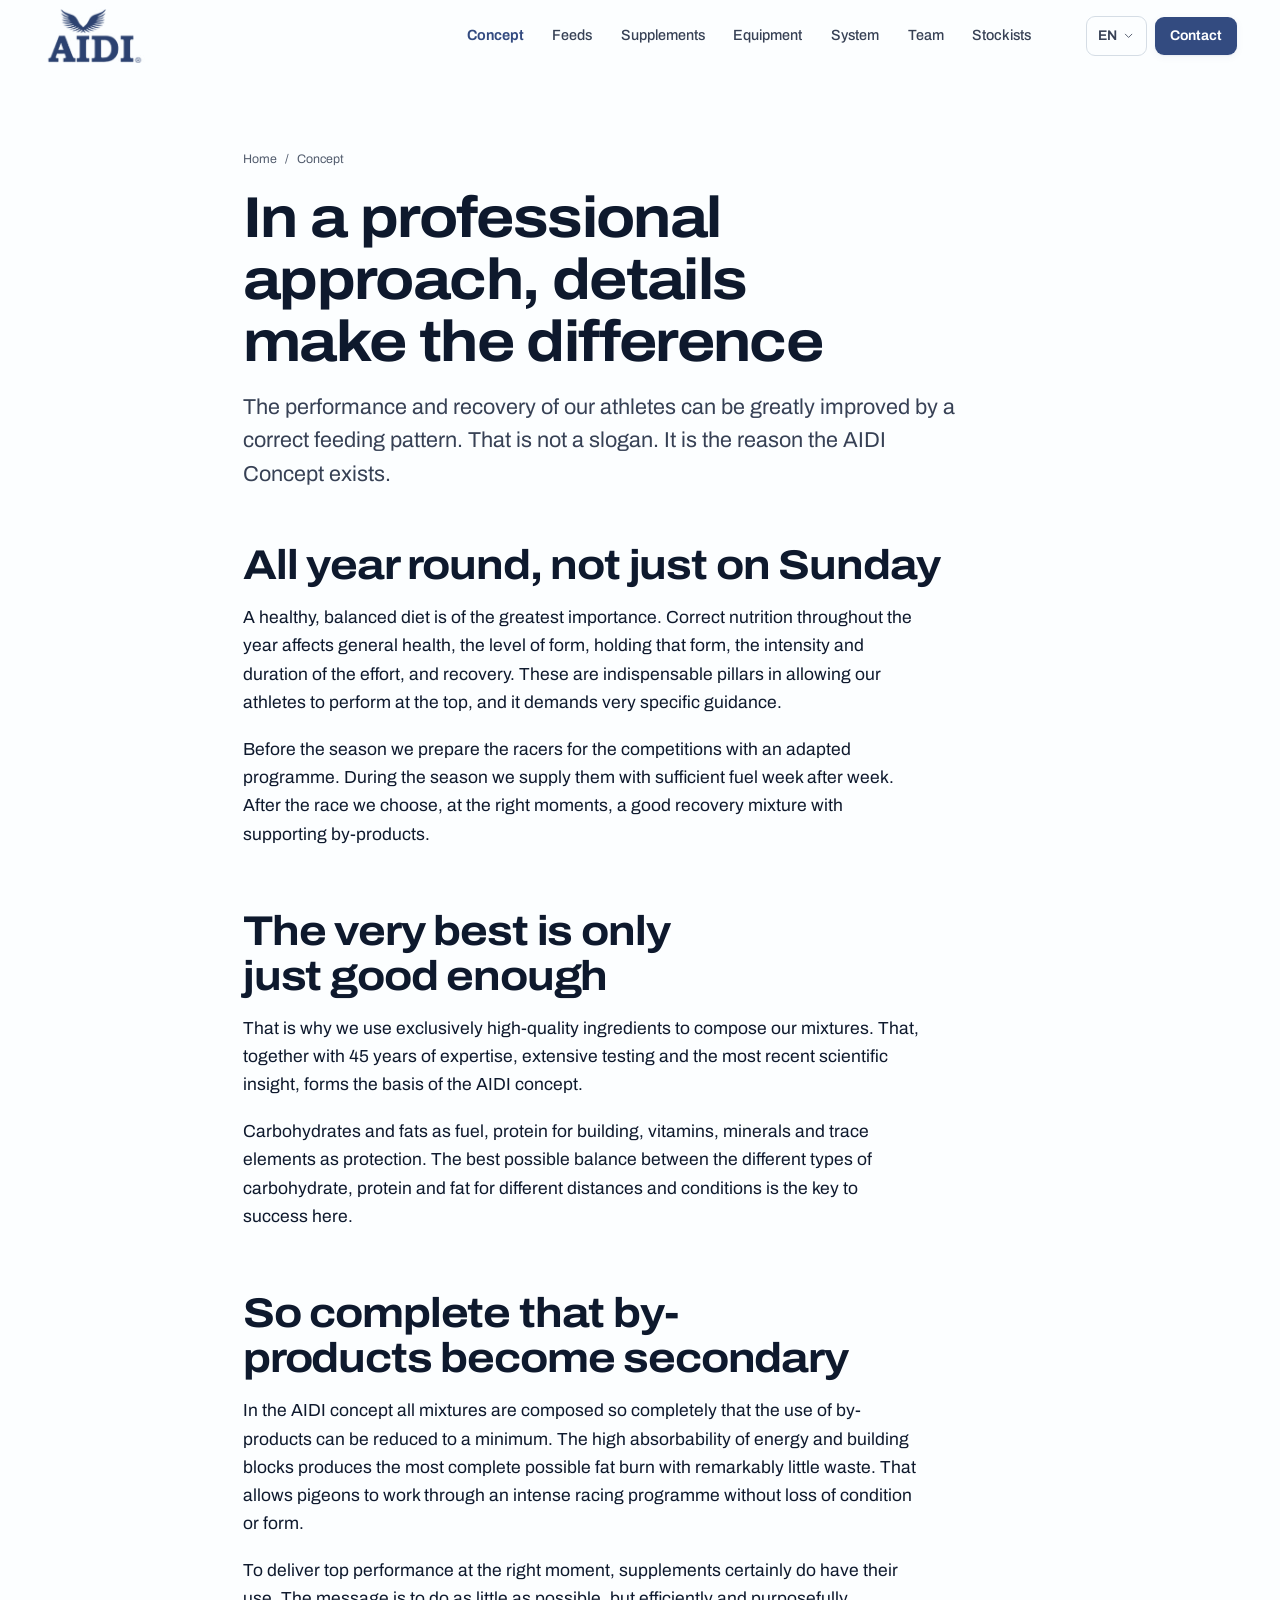
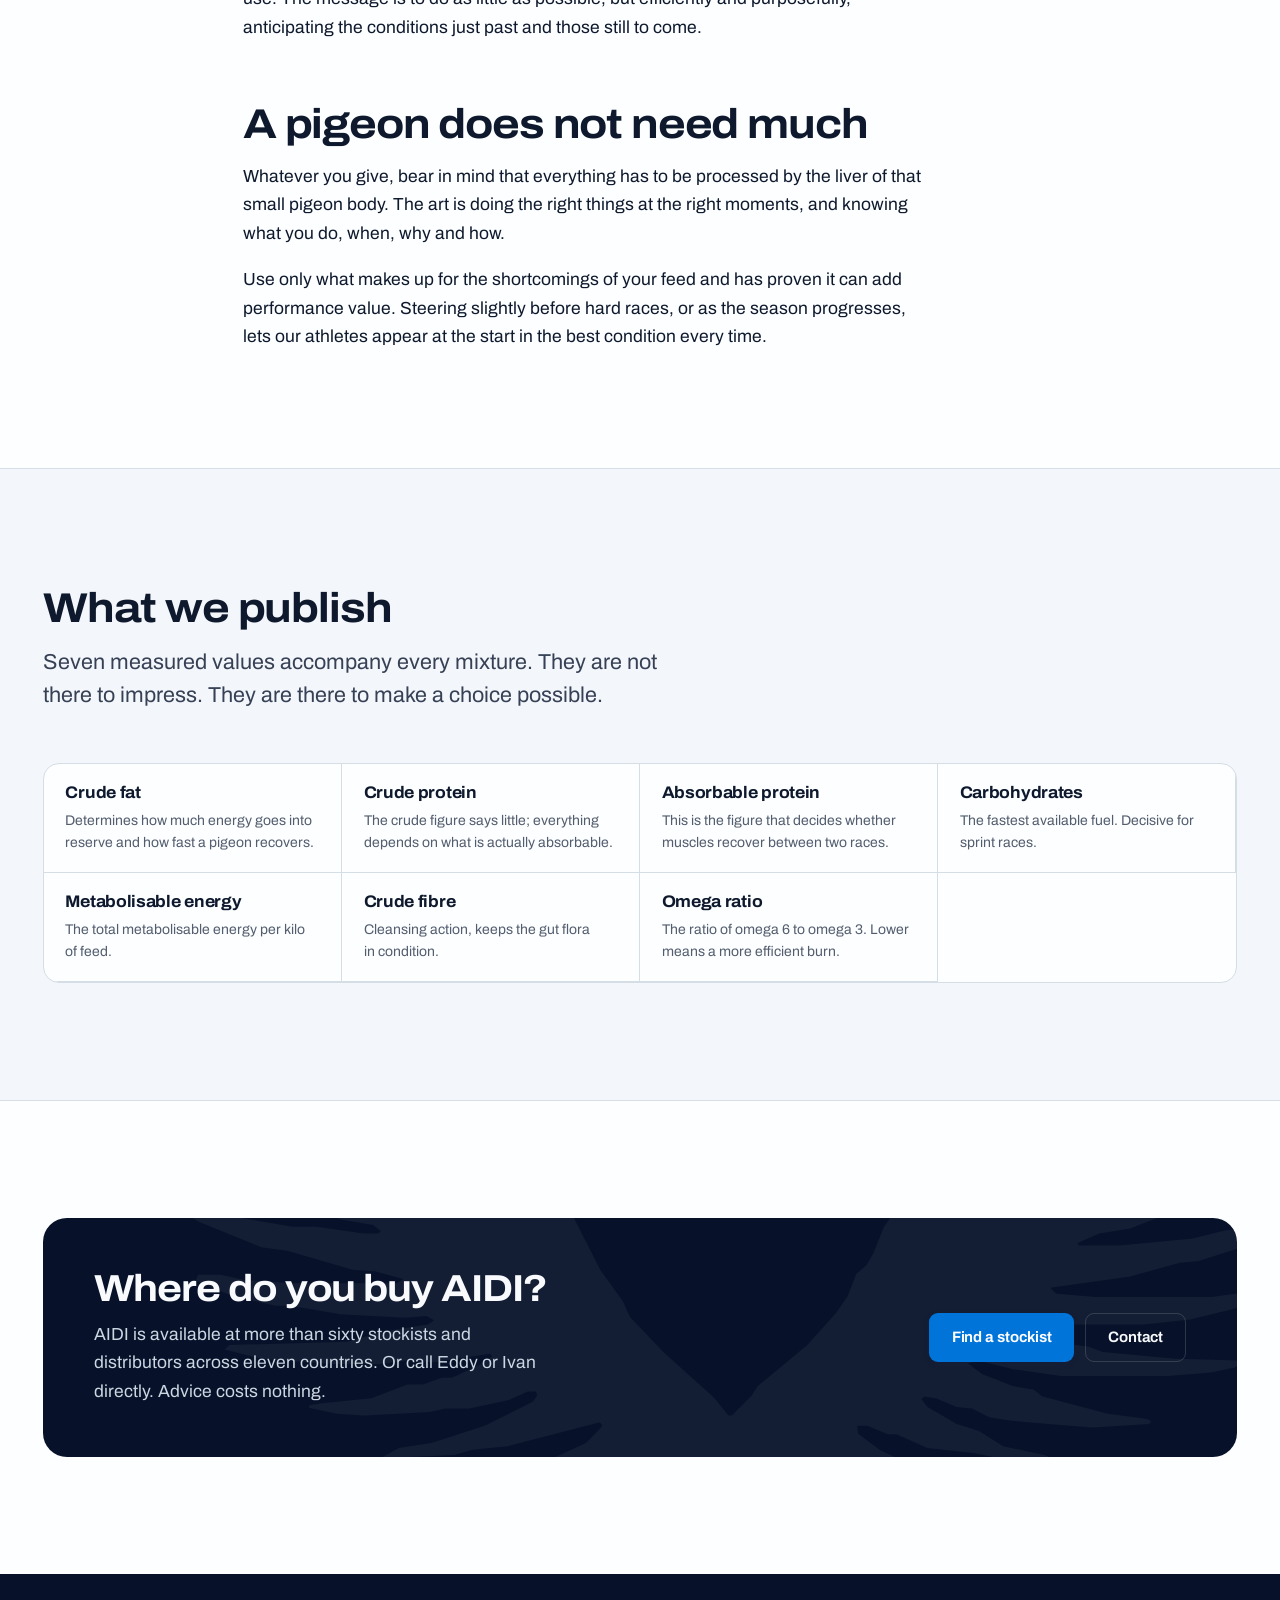
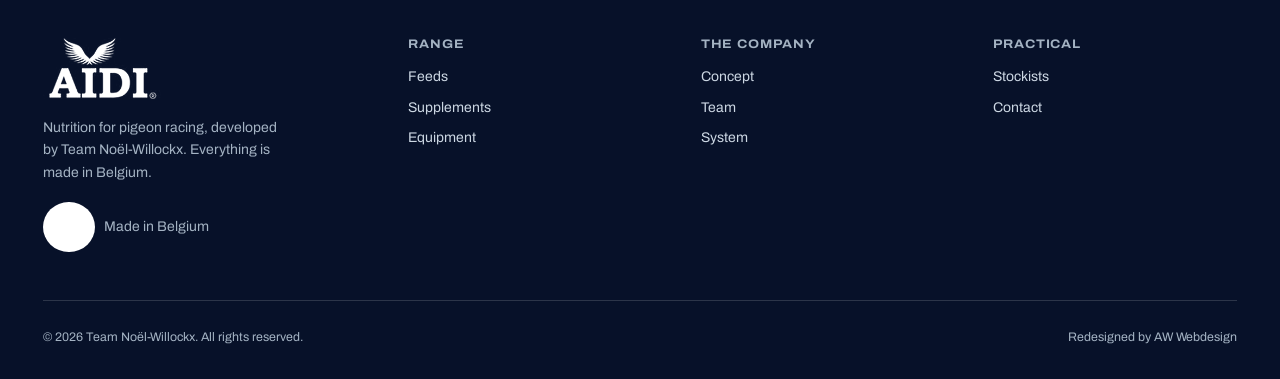
<file: concept.html>
<!doctype html>
<html lang="nl" class="no-js">
<head>
<meta charset="utf-8">
<meta name="viewport" content="width=device-width, initial-scale=1">
<title>AIDI Concept: bij een professionele aanpak maken details het verschil</title>
<meta name="description" content="Het AIDI Concept: 45 jaar expertise, uitgebreide testen en de meest recente wetenschappelijke inzichten, vertaald naar mengelingen met gepubliceerde analytische waarden.">
<meta name="theme-color" content="#1a2642">
<link rel="icon" href="assets/brand/favicon-32.png" sizes="32x32">
<link rel="apple-touch-icon" href="assets/brand/apple-touch-icon.png">
<link rel="preconnect" href="https://fonts.googleapis.com">
<link rel="preconnect" href="https://fonts.gstatic.com" crossorigin>
<link rel="stylesheet" href="https://fonts.googleapis.com/css2?family=Archivo:wdth,wght@62..125,100..900&display=swap">
<link rel="stylesheet" href="style.css?v=59a3466c">
<script>document.documentElement.className = 'js';</script>
</head>
<body data-page="concept">
<a class="skip-link" href="#main" data-i18n="ui.skip">Ga naar hoofdinhoud</a>

  <header class="masthead">
    <div class="wrap masthead__bar">
      <a class="brand" href="index.html">
        <img src="assets/brand/logo-aidi.png" alt="AIDI" width="433" height="225">
        <span class="brand__sub" data-i18n="ui.tagline">Voeding voor duivensport</span>
      </a>

      <nav class="nav" aria-label="Hoofdnavigatie">
        <ul class="nav__list">
            <li><a class="nav__link" href="concept.html" aria-current="page" data-i18n="nav.concept">Concept</a></li>
            <li><a class="nav__link" href="voeders.html" data-i18n="nav.voeders">Voeders</a></li>
            <li><a class="nav__link" href="supplementen.html" data-i18n="nav.supplementen">Supplementen</a></li>
            <li><a class="nav__link" href="equipment.html" data-i18n="nav.equipment">Equipment</a></li>
            <li><a class="nav__link" href="systeem.html" data-i18n="nav.systeem">Systeem</a></li>
            <li><a class="nav__link" href="team.html" data-i18n="nav.team">Team</a></li>
            <li><a class="nav__link" href="verkooppunten.html" data-i18n="nav.verkooppunten">Verkooppunten</a></li>
        </ul>
      </nav>

      <div class="masthead__end">
        <div class="lang">
          <button type="button" class="lang__toggle" aria-expanded="false" aria-haspopup="true">
            <span class="visually-hidden" data-i18n="ui.language">Taal</span>
            <span class="lang__current">NL</span>
            <svg viewBox="0 0 24 24" fill="none" stroke="currentColor" stroke-width="1.75" stroke-linecap="round" stroke-linejoin="round" aria-hidden="true"><path d="M5 9l7 7 7-7"/></svg>
          </button>
          <div class="lang__menu" role="menu" hidden>
              <button type="button" class="lang__option" data-lang="nl" lang="nl" aria-current="true"><span class="lang__code">NL</span>Nederlands</button>
              <button type="button" class="lang__option" data-lang="fr" lang="fr" aria-current="false"><span class="lang__code">FR</span>Français</button>
              <button type="button" class="lang__option" data-lang="en" lang="en" aria-current="false"><span class="lang__code">EN</span>English</button>
              <button type="button" class="lang__option" data-lang="de" lang="de" aria-current="false"><span class="lang__code">DE</span>Deutsch</button>
              <button type="button" class="lang__option" data-lang="zh" lang="zh-Hans" aria-current="false"><span class="lang__code">ZH</span>中文</button>
          </div>
        </div>
        <a class="btn btn--primary btn--sm" href="contact.html" data-i18n="nav.contact">Contact</a>
        <button type="button" class="burger" aria-expanded="false" aria-controls="drawer" aria-label="Menu"><span></span></button>
      </div>
    </div>
  </header>

  <div class="drawer" id="drawer" hidden>
    <nav aria-label="Mobiele navigatie">
      <div class="drawer__list">
          <a class="drawer__link" href="concept.html" aria-current="page"><span data-i18n="nav.concept">Concept</span><svg viewBox="0 0 24 24" fill="none" stroke="currentColor" stroke-width="1.75" stroke-linecap="round" stroke-linejoin="round" aria-hidden="true"><path d="M4 12h15M13 6l6 6-6 6"/></svg></a>
          <a class="drawer__link" href="voeders.html"><span data-i18n="nav.voeders">Voeders</span><svg viewBox="0 0 24 24" fill="none" stroke="currentColor" stroke-width="1.75" stroke-linecap="round" stroke-linejoin="round" aria-hidden="true"><path d="M4 12h15M13 6l6 6-6 6"/></svg></a>
          <a class="drawer__link" href="supplementen.html"><span data-i18n="nav.supplementen">Supplementen</span><svg viewBox="0 0 24 24" fill="none" stroke="currentColor" stroke-width="1.75" stroke-linecap="round" stroke-linejoin="round" aria-hidden="true"><path d="M4 12h15M13 6l6 6-6 6"/></svg></a>
          <a class="drawer__link" href="equipment.html"><span data-i18n="nav.equipment">Equipment</span><svg viewBox="0 0 24 24" fill="none" stroke="currentColor" stroke-width="1.75" stroke-linecap="round" stroke-linejoin="round" aria-hidden="true"><path d="M4 12h15M13 6l6 6-6 6"/></svg></a>
          <a class="drawer__link" href="systeem.html"><span data-i18n="nav.systeem">Systeem</span><svg viewBox="0 0 24 24" fill="none" stroke="currentColor" stroke-width="1.75" stroke-linecap="round" stroke-linejoin="round" aria-hidden="true"><path d="M4 12h15M13 6l6 6-6 6"/></svg></a>
          <a class="drawer__link" href="team.html"><span data-i18n="nav.team">Team</span><svg viewBox="0 0 24 24" fill="none" stroke="currentColor" stroke-width="1.75" stroke-linecap="round" stroke-linejoin="round" aria-hidden="true"><path d="M4 12h15M13 6l6 6-6 6"/></svg></a>
          <a class="drawer__link" href="verkooppunten.html"><span data-i18n="nav.verkooppunten">Verkooppunten</span><svg viewBox="0 0 24 24" fill="none" stroke="currentColor" stroke-width="1.75" stroke-linecap="round" stroke-linejoin="round" aria-hidden="true"><path d="M4 12h15M13 6l6 6-6 6"/></svg></a>
      </div>
    </nav>
    <div class="drawer__foot">
      <a class="btn btn--primary" href="verkooppunten.html" data-i18n="ui.findDealer">Vind een verkooppunt</a>
      <a class="btn btn--outline" href="contact.html" data-i18n="nav.contact">Contact</a>
    </div>
  </div>

<main id="main">
  <section class="pagehead">
    <div class="wrap wrap--narrow">
      <nav class="crumbs" aria-label="Kruimelpad">
        <a href="index.html" data-i18n="ui.home">Home</a>
        <span aria-hidden="true">/</span>
        <span data-i18n="nav.concept">Concept</span>
      </nav>
      <h1 class="rv-mask"><span data-i18n="concept.h1">Bij een professionele aanpak maken details het verschil</span></h1>
      <p data-i18n="concept.lede" class="lede">Prestaties en recuperatie van onze atleten kunnen sterk verbeterd worden door een juist voedingspatroon. Dat is geen slogan. Het is de reden waarom het AIDI Concept bestaat.</p>
    </div>
  </section>

  <section class="section section--flush-top">
    <div class="wrap wrap--narrow">
      <div class="concept-block" data-rise>
        <h2 data-i18n="concept.s1t">Het jaar rond, niet alleen op zondag</h2>
        <div class="prose" style="margin-top:1rem">
          <p data-i18n="concept.s1p1">Een gezond, evenwichtig dieet is van zeer groot belang. De juiste voeding het jaar rond heeft invloed op de algemene gezondheidstoestand, het vormpeil, het aanhouden van dat vormpeil, de intensiteit en duur van de inspanning, en de recuperatie. Dat zijn onmisbare pijlers om onze atleten topprestaties te laten leveren, en het vraagt zeer specifieke begeleiding.</p>
          <p data-i18n="concept.s1p2">Voor het seizoen bereiden we de vliegduiven met een aangepast programma voor op de wedvluchten. Tijdens het seizoen voorzien we hen week na week van voldoende brandstof. Na de wedstrijd kiezen we op gepaste tijdstippen voor een goede recuperatiemengeling met aanvullende bijproducten.</p>
        </div>
      </div>
      <div class="concept-block" data-rise>
        <h2 data-i18n="concept.s2t">Het allerbeste is maar net goed genoeg</h2>
        <div class="prose" style="margin-top:1rem">
          <p data-i18n="concept.s2p1">Daarom gebruiken we uitsluitend kwalitatief hoogwaardige ingrediënten om onze mengelingen samen te stellen. Dat, samen met 45 jaar expertise, uitgebreide testen en de meest recente wetenschappelijke inzichten, ligt aan de basis van het AIDI concept.</p>
          <p data-i18n="concept.s2p2">Koolhydraten en vetten als brandstof, eiwitten voor de opbouw, vitamines, mineralen en sporenelementen als bescherming. De best mogelijke balans tussen de verschillende soorten koolhydraten, eiwitten en vetten voor verschillende afstanden en omstandigheden is hier de sleutel tot succes.</p>
        </div>
      </div>
      <div class="concept-block" data-rise>
        <h2 data-i18n="concept.s3t">Zo compleet dat bijproducten bijzaak worden</h2>
        <div class="prose" style="margin-top:1rem">
          <p data-i18n="concept.s3p1">In het AIDI concept zijn alle mengelingen zodanig compleet samengesteld dat het gebruik van bijproducten tot een minimum herleid kan worden. De hoge opneembaarheid van energie en bouwstoffen zorgt voor een zo compleet mogelijke vetverbranding met bijzonder weinig afvalstoffen. Dat laat duiven toe een intens vliegprogramma af te werken zonder verlies van conditie en vorm.</p>
          <p data-i18n="concept.s3p2">Om op het juiste moment topprestaties te leveren hebben supplementen wel degelijk hun nut. De boodschap is zo weinig mogelijk, doch efficiënt en doelgericht te handelen en te anticiperen op de voorbije en de zich aandienende omstandigheden.</p>
        </div>
      </div>
      <div class="concept-block" data-rise>
        <h2 data-i18n="concept.s4t">Een duif heeft niet veel nodig</h2>
        <div class="prose" style="margin-top:1rem">
          <p data-i18n="concept.s4p1">Wat u ook geeft, hou er rekening mee dat alles door de lever van dat kleine duivenlichaam verwerkt moet worden. De kunst is de juiste dingen op de juiste momenten te doen, en te weten wat u wanneer, waarom en hoe doet.</p>
          <p data-i18n="concept.s4p2">Gebruik alleen dingen die de tekortkomingen van uw voer opvangen en bewezen hebben dat ze prestatiegericht een meerwaarde creëren. Even bijsturen voor zware vluchten of naarmate het seizoen vordert laat onze atleten toe telkens weer in de beste conditie aan de start te verschijnen.</p>
        </div>
      </div>
    </div>
  </section>

  <section class="section band">
    <div class="wrap">
      <div class="head">
        <div class="head__text">
          <h2 data-i18n="concept.numbersT">Wat wij publiceren</h2>
          <p data-i18n="concept.numbersP" class="lede">Bij elke mengeling staan zeven gemeten waarden. Ze zijn er niet om indruk te maken. Ze zijn er om een keuze mogelijk te maken.</p>
        </div>
      </div>
      <div class="defs" data-stagger>
        <div class="def" data-rise>
          <h3 data-i18n="spec.fat">Ruw vet</h3>
          <p data-i18n="concept.numbersFat">Bepaalt hoeveel energie in reserve gaat en hoe snel een duif herstelt.</p>
        </div>
        <div class="def" data-rise>
          <h3 data-i18n="spec.protein">Ruw eiwit</h3>
          <p data-i18n="concept.numbersProtein">Het ruwe gehalte zegt weinig; alles hangt af van wat er effectief opneembaar is.</p>
        </div>
        <div class="def" data-rise>
          <h3 data-i18n="spec.absorbable">Opneembaar eiwit</h3>
          <p data-i18n="concept.numbersAbsorbable">Dít cijfer bepaalt of spieren tussen twee wedstrijden herstellen.</p>
        </div>
        <div class="def" data-rise>
          <h3 data-i18n="spec.carbs">Koolhydraten</h3>
          <p data-i18n="concept.numbersCarbs">De snelst beschikbare brandstof. Bepalend voor snelheidsvluchten.</p>
        </div>
        <div class="def" data-rise>
          <h3 data-i18n="spec.kcal">Omzetbare energie</h3>
          <p data-i18n="concept.numbersKcal">De totale omzetbare energie per kilo voer.</p>
        </div>
        <div class="def" data-rise>
          <h3 data-i18n="spec.fibre">Ruwe celstof</h3>
          <p data-i18n="concept.numbersFibre">Reinigende werking, houdt de darmflora in conditie.</p>
        </div>
        <div class="def" data-rise>
          <h3 data-i18n="spec.omega">Omega-verhouding</h3>
          <p data-i18n="concept.numbersOmega">De verhouding omega 6 op omega 3. Lager betekent efficiëntere verbranding.</p>
        </div>
      </div>
    </div>
  </section>

  <section class="section">
    <div class="wrap">
      <div class="cta on-dark" data-rise>
        <svg class="mark cta__mark" xmlns="http://www.w3.org/2000/svg" viewBox="0 0 696 384" fill="currentColor" fill-rule="evenodd" aria-hidden="true"><path d="M25.5 21.0 L24.0 25.5 L29.0 39.5 L33.0 42.5 L44.0 61.5 L63.5 82.0 L82.5 97.0 L95.5 104.0 L102.5 112.0 L117.5 118.0 L135.0 129.5 L134.5 131.0 L130.5 131.0 L116.5 127.0 L103.5 123.0 L94.5 117.0 L75.5 112.0 L46.5 95.0 L35.5 86.0 L31.5 85.0 L30.0 87.5 L32.0 91.5 L48.5 109.0 L55.5 113.0 L68.5 126.0 L84.5 134.0 L96.5 143.0 L114.5 150.0 L139.0 163.5 L138.5 165.0 L133.5 165.0 L101.5 159.0 L87.5 155.0 L77.5 149.0 L54.5 144.0 L46.5 140.0 L44.0 140.5 L45.0 144.5 L56.5 149.0 L66.5 158.0 L104.5 176.0 L110.5 177.0 L120.5 183.0 L132.5 187.0 L150.5 190.0 L155.0 193.5 L153.5 195.0 L144.5 195.0 L117.5 191.0 L103.5 191.0 L56.5 183.0 L44.5 180.0 L40.5 177.0 L37.5 177.0 L36.0 179.5 L48.5 188.0 L85.5 203.0 L100.5 205.0 L138.5 216.0 L151.5 217.0 L168.0 221.5 L164.5 224.0 L102.5 224.0 L75.5 222.0 L61.5 219.0 L48.5 219.0 L47.0 222.5 L67.5 231.0 L93.5 237.0 L102.5 237.0 L131.5 242.0 L169.5 244.0 L181.5 243.0 L186.0 245.5 L182.5 248.0 L156.5 252.0 L135.5 258.0 L66.5 260.0 L64.0 262.5 L85.5 268.0 L127.5 271.0 L154.5 271.0 L169.5 269.0 L185.5 270.0 L218.5 265.0 L220.0 266.5 L213.5 271.0 L196.5 279.0 L190.5 279.0 L179.5 283.0 L170.5 283.0 L149.5 291.0 L119.5 294.0 L113.5 295.0 L113.0 296.5 L129.5 300.0 L145.5 301.0 L183.5 299.0 L192.5 297.0 L206.5 297.0 L229.5 292.0 L240.5 287.0 L245.5 287.0 L246.0 289.5 L243.5 293.0 L215.5 307.0 L184.5 317.0 L165.5 320.0 L154.5 326.0 L197.5 324.0 L208.5 321.0 L228.5 319.0 L282.5 305.0 L284.0 306.5 L283.0 308.5 L274.5 317.0 L248.5 329.0 L243.5 334.0 L225.5 337.0 L213.5 342.0 L199.5 345.0 L196.0 347.5 L196.5 350.0 L201.5 351.0 L217.5 350.0 L282.5 336.0 L301.5 327.0 L307.5 326.0 L307.0 332.5 L288.5 349.0 L258.5 365.0 L253.5 366.0 L254.5 369.0 L270.5 368.0 L293.5 362.0 L301.5 357.0 L318.5 352.0 L326.5 345.0 L340.5 338.0 L342.0 343.5 L336.0 356.5 L336.0 360.5 L321.0 375.5 L322.5 378.0 L344.5 370.0 L357.5 362.0 L377.5 373.0 L383.5 374.0 L388.5 378.0 L393.5 378.0 L394.0 376.5 L382.0 363.5 L380.0 357.5 L375.0 353.5 L373.0 345.5 L374.5 339.0 L380.5 340.0 L398.5 354.0 L409.5 356.0 L416.5 361.0 L438.5 368.0 L459.5 371.0 L460.5 369.0 L448.5 364.0 L439.5 356.0 L430.5 354.0 L422.5 345.0 L412.0 337.5 L409.0 329.5 L410.5 328.0 L413.5 328.0 L430.5 337.0 L468.5 345.0 L473.5 348.0 L488.5 352.0 L508.5 355.0 L516.5 354.0 L515.5 351.0 L509.5 348.0 L472.5 336.0 L462.5 329.0 L445.5 321.0 L433.0 311.5 L432.5 307.0 L438.5 307.0 L450.5 312.0 L455.5 312.0 L473.5 320.0 L501.5 323.0 L548.5 333.0 L567.5 333.0 L566.5 330.0 L551.5 328.0 L541.5 324.0 L517.5 319.0 L503.5 310.0 L490.5 306.0 L473.5 296.0 L470.0 291.5 L471.5 290.0 L478.5 291.0 L490.5 296.0 L499.5 297.0 L509.5 302.0 L521.5 304.0 L569.5 308.0 L602.5 306.0 L604.0 304.5 L601.5 303.0 L578.5 300.0 L540.5 290.0 L535.5 286.0 L523.5 284.0 L505.5 277.0 L497.0 270.5 L503.5 269.0 L523.5 274.0 L551.5 278.0 L613.5 278.0 L638.5 276.0 L652.5 273.0 L655.0 271.5 L654.5 269.0 L617.5 268.0 L575.5 264.0 L567.5 261.0 L553.5 259.0 L538.5 254.0 L531.0 249.5 L538.5 248.0 L599.5 248.0 L626.5 245.0 L663.5 236.0 L671.0 230.5 L670.5 229.0 L660.5 229.0 L639.5 232.0 L571.5 232.0 L548.5 230.0 L545.0 226.5 L591.5 220.0 L620.5 212.0 L631.5 211.0 L662.5 201.0 L674.5 192.0 L680.0 190.5 L679.5 189.0 L675.5 189.0 L672.5 191.0 L647.5 193.0 L627.5 198.0 L585.5 202.0 L561.5 202.0 L561.0 200.5 L573.5 195.0 L591.5 192.0 L617.5 182.0 L625.5 177.0 L643.5 172.0 L678.0 149.5 L677.5 148.0 L673.5 148.0 L662.5 155.0 L648.5 157.0 L600.5 171.0 L580.5 173.0 L578.0 170.5 L598.5 160.0 L615.5 155.0 L625.5 147.0 L645.5 139.0 L651.5 132.0 L663.5 125.0 L672.5 115.0 L677.5 112.0 L689.0 98.5 L690.5 94.0 L687.5 94.0 L682.5 100.0 L677.5 101.0 L662.5 112.0 L651.5 116.0 L645.5 121.0 L617.5 128.0 L591.5 139.0 L581.5 139.0 L581.0 137.5 L599.5 126.0 L607.5 124.0 L619.5 115.0 L629.5 111.0 L635.5 104.0 L646.5 99.0 L658.5 86.0 L664.5 83.0 L671.0 73.5 L683.0 62.5 L696.0 42.5 L695.5 32.0 L683.5 45.0 L671.5 53.0 L663.5 62.0 L646.5 71.0 L641.5 72.0 L632.5 79.0 L614.5 86.0 L602.5 88.0 L590.5 96.0 L586.5 96.0 L568.5 104.0 L556.5 106.0 L530.5 116.0 L517.5 124.0 L503.5 129.0 L479.5 148.0 L468.0 161.5 L448.0 191.5 L442.0 206.5 L438.0 213.5 L432.0 218.5 L427.0 231.5 L420.0 241.5 L403.5 260.0 L374.5 284.0 L371.0 289.5 L359.5 301.0 L357.5 301.0 L349.0 290.5 L319.5 264.0 L300.0 243.5 L296.0 234.5 L283.0 216.5 L258.0 167.5 L239.5 143.0 L234.5 141.0 L217.5 125.0 L190.5 113.0 L178.5 105.0 L162.5 99.0 L144.5 95.0 L125.5 85.0 L104.5 78.0 L63.5 56.0 L51.5 45.0 L42.5 40.0Z"/></svg>
        <div class="cta__inner">
          <div>
            <h2 data-i18n="home.ctaTitle">Waar koopt u AIDI?</h2>
            <p data-i18n="home.ctaBody">AIDI is verkrijgbaar bij ruim zestig verkooppunten en invoerders in elf landen. Of bel Eddy of Ivan rechtstreeks. Advies kost niets.</p>
          </div>
          <div class="btn-row">
            <a class="btn btn--signal" href="verkooppunten.html" data-i18n="ui.findDealer">Vind een verkooppunt</a>
            <a class="btn btn--outline" href="contact.html" data-i18n="nav.contact">Contact</a>
          </div>
        </div>
      </div>
    </div>
  </section>
</main>

  <footer class="footer on-dark">
    <div class="wrap">
      <div class="footer__grid">
        <div class="footer__brand">
          <img src="assets/brand/logo-aidi.png" alt="AIDI" width="433" height="225">
          <p data-i18n="footer.about">Voeding voor duivensport, ontwikkeld door Team Noël-Willockx. Alles wordt in België gemaakt.</p>
          <p class="footer__made">
            <img src="assets/brand/made-in-belgium.png" alt="" width="124" height="120">
            <span data-i18n="footer.madeIn">Gemaakt in België</span>
          </p>
        </div>
        <div>
        <h2 class="footer__h" data-i18n="footer.range">Gamma</h2>
        <div class="footer__links">
          <a href="voeders.html" data-i18n="nav.voeders">Voeders</a>
          <a href="supplementen.html" data-i18n="nav.supplementen">Supplementen</a>
          <a href="equipment.html" data-i18n="nav.equipment">Equipment</a>
        </div>
      </div>
        <div>
        <h2 class="footer__h" data-i18n="footer.company">Het bedrijf</h2>
        <div class="footer__links">
          <a href="concept.html" data-i18n="nav.concept">Concept</a>
          <a href="team.html" data-i18n="nav.team">Team</a>
          <a href="systeem.html" data-i18n="nav.systeem">Systeem</a>
        </div>
      </div>
        <div>
        <h2 class="footer__h" data-i18n="footer.support">Praktisch</h2>
        <div class="footer__links">
          <a href="verkooppunten.html" data-i18n="nav.verkooppunten">Verkooppunten</a>
          <a href="contact.html" data-i18n="nav.contact">Contact</a>
        </div>
      </div>
      </div>
      <div class="footer__base">
        <span>© <span data-year>2026</span> Team Noël-Willockx. <span data-i18n="footer.rights">Alle rechten voorbehouden.</span></span>
        <span data-i18n="footer.colophon">Herontworpen door AW Webdesign</span>
      </div>
    </div>
  </footer>

<script src="data.js?v=b1173059"></script>
<script src="i18n.js?v=ec6de8d4"></script>
<script src="script.js?v=0050f4d8"></script>
</body>
</html>
</file>
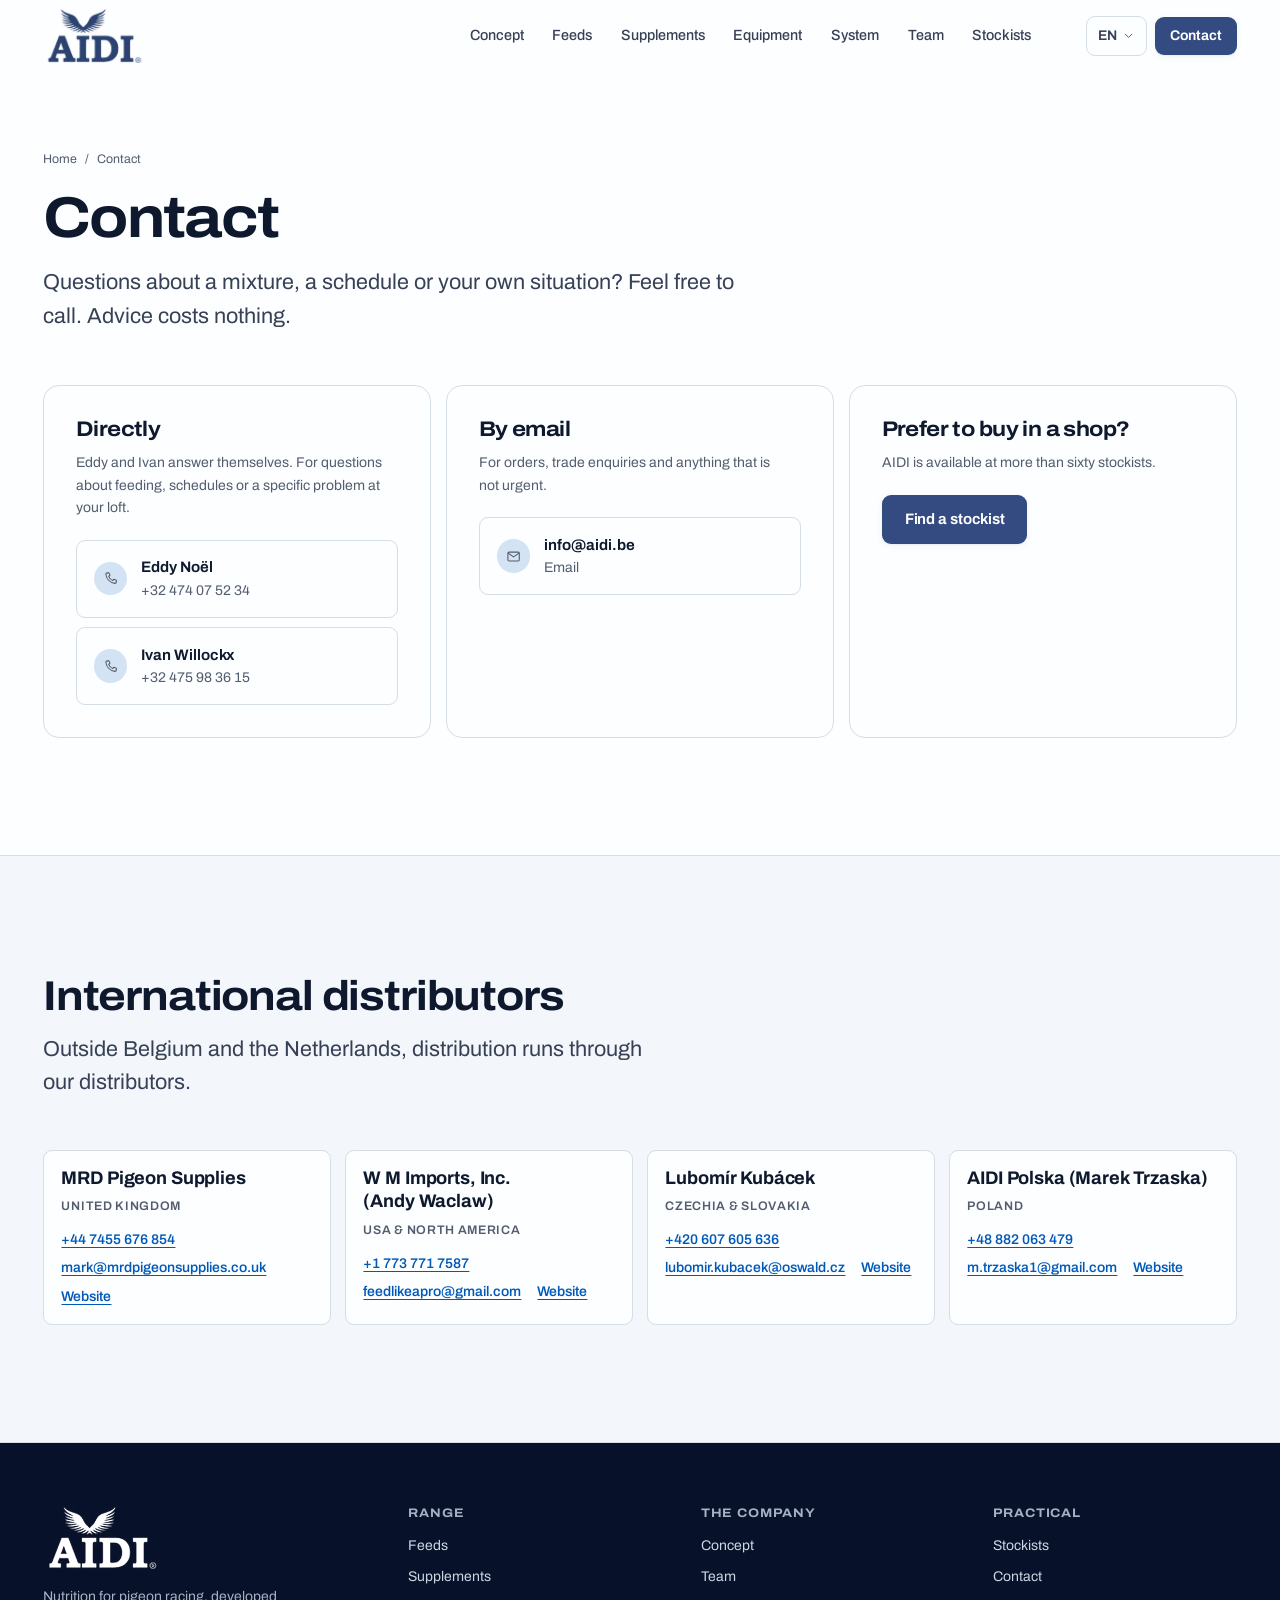
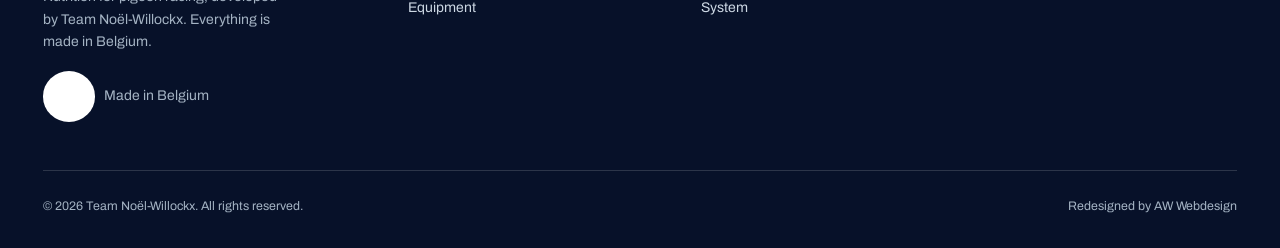
<file: contact.html>
<!doctype html>
<html lang="nl" class="no-js">
<head>
<meta charset="utf-8">
<meta name="viewport" content="width=device-width, initial-scale=1">
<title>Contact: Team Noël-Willockx | AIDI</title>
<meta name="description" content="Contacteer Team Noël-Willockx rechtstreeks: Eddy Noël, Ivan Willockx en de internationale AIDI-invoerders.">
<meta name="theme-color" content="#1a2642">
<link rel="icon" href="assets/brand/favicon-32.png" sizes="32x32">
<link rel="apple-touch-icon" href="assets/brand/apple-touch-icon.png">
<link rel="preconnect" href="https://fonts.googleapis.com">
<link rel="preconnect" href="https://fonts.gstatic.com" crossorigin>
<link rel="stylesheet" href="https://fonts.googleapis.com/css2?family=Archivo:wdth,wght@62..125,100..900&display=swap">
<link rel="stylesheet" href="style.css?v=59a3466c">
<script>document.documentElement.className = 'js';</script>
</head>
<body data-page="contact">
<a class="skip-link" href="#main" data-i18n="ui.skip">Ga naar hoofdinhoud</a>

  <header class="masthead">
    <div class="wrap masthead__bar">
      <a class="brand" href="index.html">
        <img src="assets/brand/logo-aidi.png" alt="AIDI" width="433" height="225">
        <span class="brand__sub" data-i18n="ui.tagline">Voeding voor duivensport</span>
      </a>

      <nav class="nav" aria-label="Hoofdnavigatie">
        <ul class="nav__list">
            <li><a class="nav__link" href="concept.html" data-i18n="nav.concept">Concept</a></li>
            <li><a class="nav__link" href="voeders.html" data-i18n="nav.voeders">Voeders</a></li>
            <li><a class="nav__link" href="supplementen.html" data-i18n="nav.supplementen">Supplementen</a></li>
            <li><a class="nav__link" href="equipment.html" data-i18n="nav.equipment">Equipment</a></li>
            <li><a class="nav__link" href="systeem.html" data-i18n="nav.systeem">Systeem</a></li>
            <li><a class="nav__link" href="team.html" data-i18n="nav.team">Team</a></li>
            <li><a class="nav__link" href="verkooppunten.html" data-i18n="nav.verkooppunten">Verkooppunten</a></li>
        </ul>
      </nav>

      <div class="masthead__end">
        <div class="lang">
          <button type="button" class="lang__toggle" aria-expanded="false" aria-haspopup="true">
            <span class="visually-hidden" data-i18n="ui.language">Taal</span>
            <span class="lang__current">NL</span>
            <svg viewBox="0 0 24 24" fill="none" stroke="currentColor" stroke-width="1.75" stroke-linecap="round" stroke-linejoin="round" aria-hidden="true"><path d="M5 9l7 7 7-7"/></svg>
          </button>
          <div class="lang__menu" role="menu" hidden>
              <button type="button" class="lang__option" data-lang="nl" lang="nl" aria-current="true"><span class="lang__code">NL</span>Nederlands</button>
              <button type="button" class="lang__option" data-lang="fr" lang="fr" aria-current="false"><span class="lang__code">FR</span>Français</button>
              <button type="button" class="lang__option" data-lang="en" lang="en" aria-current="false"><span class="lang__code">EN</span>English</button>
              <button type="button" class="lang__option" data-lang="de" lang="de" aria-current="false"><span class="lang__code">DE</span>Deutsch</button>
              <button type="button" class="lang__option" data-lang="zh" lang="zh-Hans" aria-current="false"><span class="lang__code">ZH</span>中文</button>
          </div>
        </div>
        <a class="btn btn--primary btn--sm" href="contact.html" data-i18n="nav.contact">Contact</a>
        <button type="button" class="burger" aria-expanded="false" aria-controls="drawer" aria-label="Menu"><span></span></button>
      </div>
    </div>
  </header>

  <div class="drawer" id="drawer" hidden>
    <nav aria-label="Mobiele navigatie">
      <div class="drawer__list">
          <a class="drawer__link" href="concept.html"><span data-i18n="nav.concept">Concept</span><svg viewBox="0 0 24 24" fill="none" stroke="currentColor" stroke-width="1.75" stroke-linecap="round" stroke-linejoin="round" aria-hidden="true"><path d="M4 12h15M13 6l6 6-6 6"/></svg></a>
          <a class="drawer__link" href="voeders.html"><span data-i18n="nav.voeders">Voeders</span><svg viewBox="0 0 24 24" fill="none" stroke="currentColor" stroke-width="1.75" stroke-linecap="round" stroke-linejoin="round" aria-hidden="true"><path d="M4 12h15M13 6l6 6-6 6"/></svg></a>
          <a class="drawer__link" href="supplementen.html"><span data-i18n="nav.supplementen">Supplementen</span><svg viewBox="0 0 24 24" fill="none" stroke="currentColor" stroke-width="1.75" stroke-linecap="round" stroke-linejoin="round" aria-hidden="true"><path d="M4 12h15M13 6l6 6-6 6"/></svg></a>
          <a class="drawer__link" href="equipment.html"><span data-i18n="nav.equipment">Equipment</span><svg viewBox="0 0 24 24" fill="none" stroke="currentColor" stroke-width="1.75" stroke-linecap="round" stroke-linejoin="round" aria-hidden="true"><path d="M4 12h15M13 6l6 6-6 6"/></svg></a>
          <a class="drawer__link" href="systeem.html"><span data-i18n="nav.systeem">Systeem</span><svg viewBox="0 0 24 24" fill="none" stroke="currentColor" stroke-width="1.75" stroke-linecap="round" stroke-linejoin="round" aria-hidden="true"><path d="M4 12h15M13 6l6 6-6 6"/></svg></a>
          <a class="drawer__link" href="team.html"><span data-i18n="nav.team">Team</span><svg viewBox="0 0 24 24" fill="none" stroke="currentColor" stroke-width="1.75" stroke-linecap="round" stroke-linejoin="round" aria-hidden="true"><path d="M4 12h15M13 6l6 6-6 6"/></svg></a>
          <a class="drawer__link" href="verkooppunten.html"><span data-i18n="nav.verkooppunten">Verkooppunten</span><svg viewBox="0 0 24 24" fill="none" stroke="currentColor" stroke-width="1.75" stroke-linecap="round" stroke-linejoin="round" aria-hidden="true"><path d="M4 12h15M13 6l6 6-6 6"/></svg></a>
      </div>
    </nav>
    <div class="drawer__foot">
      <a class="btn btn--primary" href="verkooppunten.html" data-i18n="ui.findDealer">Vind een verkooppunt</a>
      <a class="btn btn--outline" href="contact.html" data-i18n="nav.contact">Contact</a>
    </div>
  </div>

<main id="main">
  <section class="pagehead">
    <div class="wrap">
      <nav class="crumbs" aria-label="Kruimelpad">
        <a href="index.html" data-i18n="ui.home">Home</a>
        <span aria-hidden="true">/</span>
        <span data-i18n="nav.contact">Contact</span>
      </nav>
      <h1 class="rv-mask"><span data-i18n="contact.h1">Contact</span></h1>
      <p data-i18n="contact.lede" class="lede">Vragen over een mengeling, een schema of uw eigen situatie? Bel gerust. Advies kost niets.</p>
    </div>
  </section>

  <section class="section section--flush-top">
    <div class="wrap">
      <div class="contact-grid">
        <div class="contact-card" data-rise>
          <h2 data-i18n="contact.directT">Rechtstreeks</h2>
          <p data-i18n="contact.directP">Eddy en Ivan nemen zelf op. Voor vragen over voeding, schema's of een specifiek probleem op uw hok.</p>
          <div class="people" style="margin-top:1.25rem">
            <a class="person" href="tel:+32474075234">
            <span class="person__icon"><svg viewBox="0 0 24 24" fill="none" stroke="currentColor" stroke-width="1.75" stroke-linecap="round" stroke-linejoin="round" aria-hidden="true"><path d="M6.5 3h3l1.5 4-2 1.5a12 12 0 0 0 6.5 6.5l1.5-2 4 1.5v3a2 2 0 0 1-2.2 2A17 17 0 0 1 4.5 5.2 2 2 0 0 1 6.5 3z"/></svg></span>
            <span><b>Eddy Noël</b><span>+32 474 07 52 34</span></span>
          </a>
            <a class="person" href="tel:+32475983615">
            <span class="person__icon"><svg viewBox="0 0 24 24" fill="none" stroke="currentColor" stroke-width="1.75" stroke-linecap="round" stroke-linejoin="round" aria-hidden="true"><path d="M6.5 3h3l1.5 4-2 1.5a12 12 0 0 0 6.5 6.5l1.5-2 4 1.5v3a2 2 0 0 1-2.2 2A17 17 0 0 1 4.5 5.2 2 2 0 0 1 6.5 3z"/></svg></span>
            <span><b>Ivan Willockx</b><span>+32 475 98 36 15</span></span>
          </a>
          </div>
        </div>
        <div class="contact-card" data-rise>
          <h2 data-i18n="contact.mailT">Per e-mail</h2>
          <p data-i18n="contact.mailP">Voor bestellingen, handelsaanvragen en alles wat geen haast heeft.</p>
          <div class="people" style="margin-top:1.25rem">
            <a class="person" href="mailto:info@aidi.be">
              <span class="person__icon"><svg viewBox="0 0 24 24" fill="none" stroke="currentColor" stroke-width="1.75" stroke-linecap="round" stroke-linejoin="round" aria-hidden="true"><rect x="3" y="5" width="18" height="14" rx="2"/><path d="M3.5 6.5l8.5 6 8.5-6"/></svg></span>
              <span><b>info@aidi.be</b><span data-i18n="ui.email">Mailen</span></span>
            </a>
          </div>
        </div>
        <div class="contact-card" data-rise>
          <h2 data-i18n="contact.dealerT">Liever in de winkel?</h2>
          <p data-i18n="contact.dealerP">AIDI is verkrijgbaar bij ruim zestig verkooppunten.</p>
          <p style="margin-top:1.25rem"><a class="btn btn--primary" href="verkooppunten.html" data-i18n="ui.findDealer">Vind een verkooppunt</a></p>
        </div>
      </div>
    </div>
  </section>

  <section class="section band">
    <div class="wrap">
      <div class="head">
        <div class="head__text">
          <h2 data-i18n="contact.intlT">Internationale invoerders</h2>
          <p data-i18n="contact.intlP" class="lede">Buiten België en Nederland loopt de verdeling via onze invoerders.</p>
        </div>
      </div>
      <div class="dealers">
        <article class="dealer">
          <h3>MRD Pigeon Supplies</h3>
          <p class="field-label" style="margin-top:0.35rem" data-i18n="country.gb">Groot-Brittannië</p>
          <div class="dealer__links">
            <a href="tel:+447455676854">+44 7455 676 854</a>
            <a href="mailto:mark@mrdpigeonsupplies.co.uk">mark@mrdpigeonsupplies.co.uk</a>
            <a href="https://mrdpigeonsupplies.co.uk" target="_blank" rel="noopener noreferrer" data-i18n="ui.website">Website</a>
          </div>
        </article>
        <article class="dealer">
          <h3>W M Imports, Inc. (Andy Waclaw)</h3>
          <p class="field-label" style="margin-top:0.35rem" data-i18n="country.us">VS &amp; Noord-Amerika</p>
          <div class="dealer__links">
            <a href="tel:+17737717587">+1 773 771 7587</a>
            <a href="mailto:feedlikeapro@gmail.com">feedlikeapro@gmail.com</a>
            <a href="https://www.feedlikeapro.com" target="_blank" rel="noopener noreferrer" data-i18n="ui.website">Website</a>
          </div>
        </article>
        <article class="dealer">
          <h3>Lubomír Kubácek</h3>
          <p class="field-label" style="margin-top:0.35rem" data-i18n="country.cz">Tsjechië &amp; Slowakije</p>
          <div class="dealer__links">
            <a href="tel:+420607605636">+420 607 605 636</a>
            <a href="mailto:lubomir.kubacek@oswald.cz">lubomir.kubacek@oswald.cz</a>
            <a href="http://www.eshop-provsechny.cz/pigeons/index.php?route=product/category&amp;path=67" target="_blank" rel="noopener noreferrer" data-i18n="ui.website">Website</a>
          </div>
        </article>
        <article class="dealer">
          <h3>AIDI Polska (Marek Trzaska)</h3>
          <p class="field-label" style="margin-top:0.35rem" data-i18n="country.pl">Polen</p>
          <div class="dealer__links">
            <a href="tel:+48882063479">+48 882 063 479</a>
            <a href="mailto:m.trzaska1@gmail.com">m.trzaska1@gmail.com</a>
            <a href="https://www.aidipolska.pl" target="_blank" rel="noopener noreferrer" data-i18n="ui.website">Website</a>
          </div>
        </article>
      </div>
    </div>
  </section>
</main>

  <footer class="footer on-dark">
    <div class="wrap">
      <div class="footer__grid">
        <div class="footer__brand">
          <img src="assets/brand/logo-aidi.png" alt="AIDI" width="433" height="225">
          <p data-i18n="footer.about">Voeding voor duivensport, ontwikkeld door Team Noël-Willockx. Alles wordt in België gemaakt.</p>
          <p class="footer__made">
            <img src="assets/brand/made-in-belgium.png" alt="" width="124" height="120">
            <span data-i18n="footer.madeIn">Gemaakt in België</span>
          </p>
        </div>
        <div>
        <h2 class="footer__h" data-i18n="footer.range">Gamma</h2>
        <div class="footer__links">
          <a href="voeders.html" data-i18n="nav.voeders">Voeders</a>
          <a href="supplementen.html" data-i18n="nav.supplementen">Supplementen</a>
          <a href="equipment.html" data-i18n="nav.equipment">Equipment</a>
        </div>
      </div>
        <div>
        <h2 class="footer__h" data-i18n="footer.company">Het bedrijf</h2>
        <div class="footer__links">
          <a href="concept.html" data-i18n="nav.concept">Concept</a>
          <a href="team.html" data-i18n="nav.team">Team</a>
          <a href="systeem.html" data-i18n="nav.systeem">Systeem</a>
        </div>
      </div>
        <div>
        <h2 class="footer__h" data-i18n="footer.support">Praktisch</h2>
        <div class="footer__links">
          <a href="verkooppunten.html" data-i18n="nav.verkooppunten">Verkooppunten</a>
          <a href="contact.html" data-i18n="nav.contact">Contact</a>
        </div>
      </div>
      </div>
      <div class="footer__base">
        <span>© <span data-year>2026</span> Team Noël-Willockx. <span data-i18n="footer.rights">Alle rechten voorbehouden.</span></span>
        <span data-i18n="footer.colophon">Herontworpen door AW Webdesign</span>
      </div>
    </div>
  </footer>

<script src="data.js?v=b1173059"></script>
<script src="i18n.js?v=ec6de8d4"></script>
<script src="script.js?v=0050f4d8"></script>
</body>
</html>
</file>
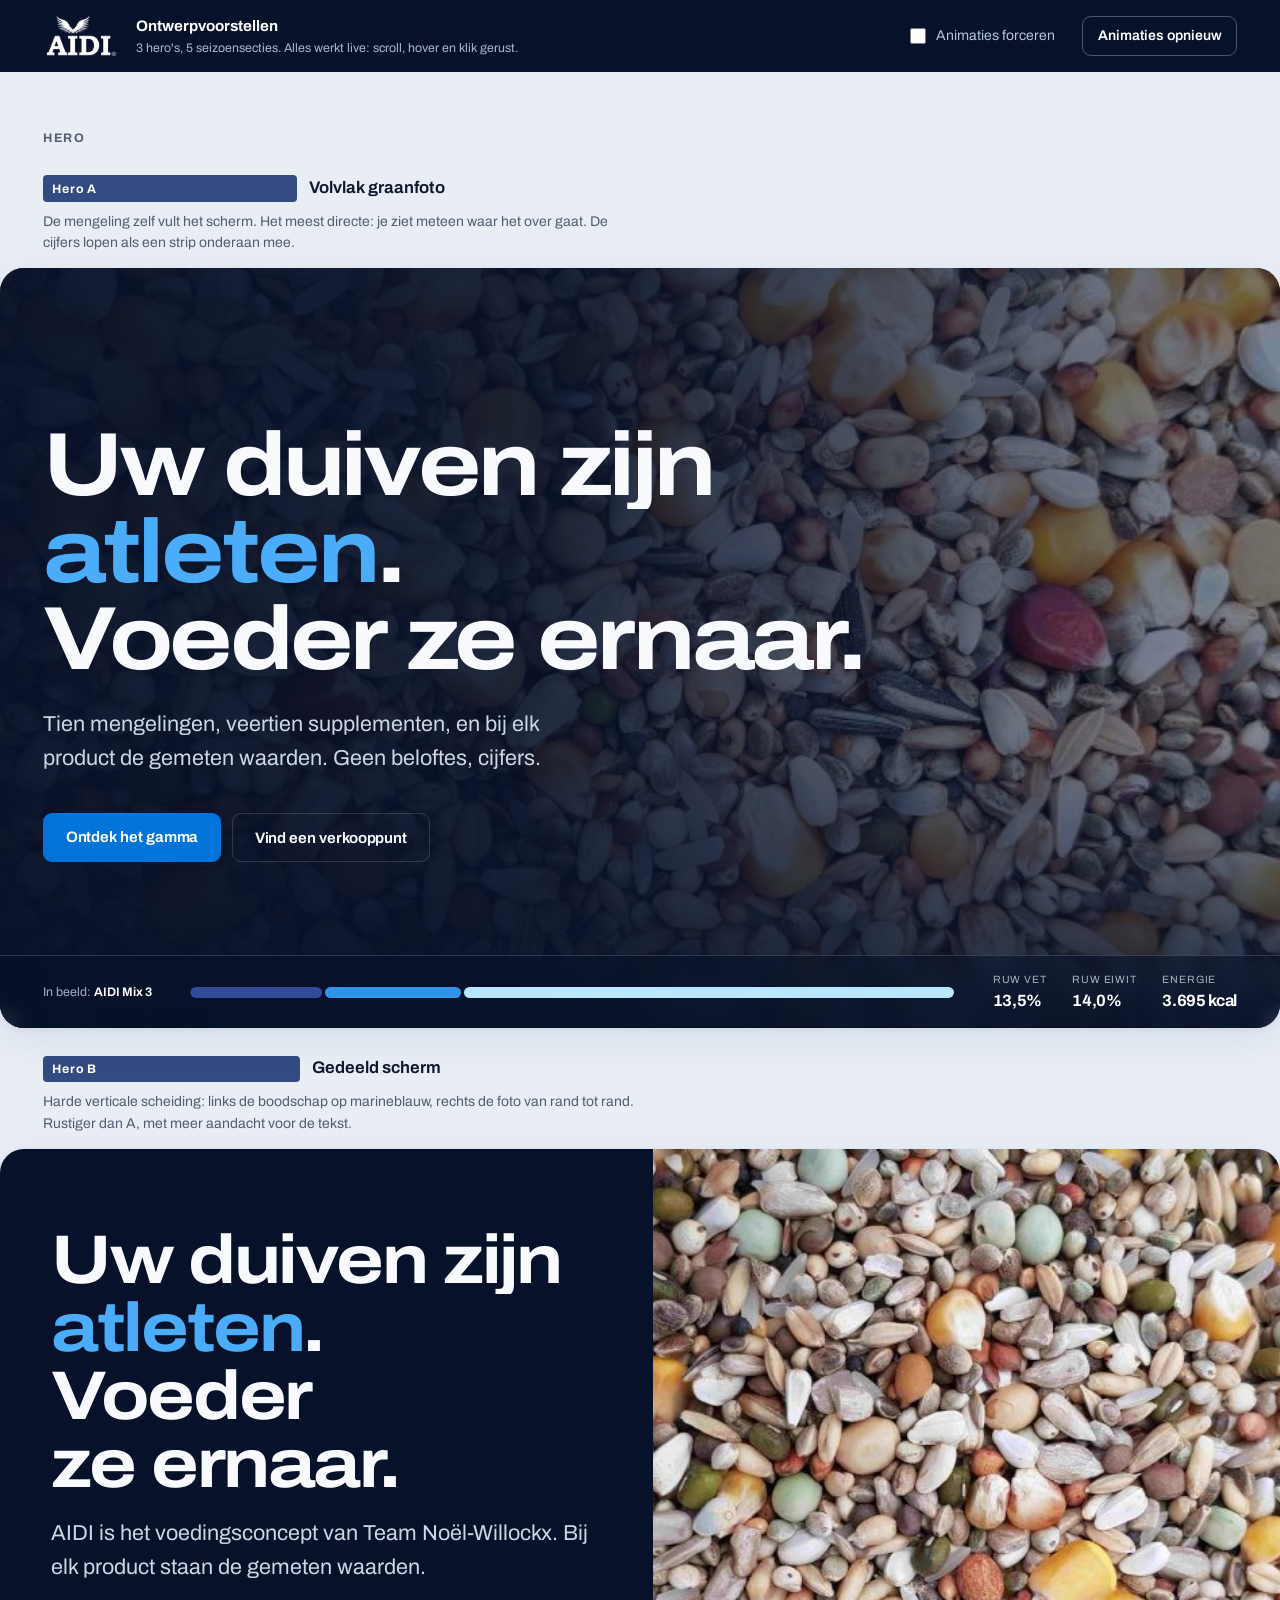
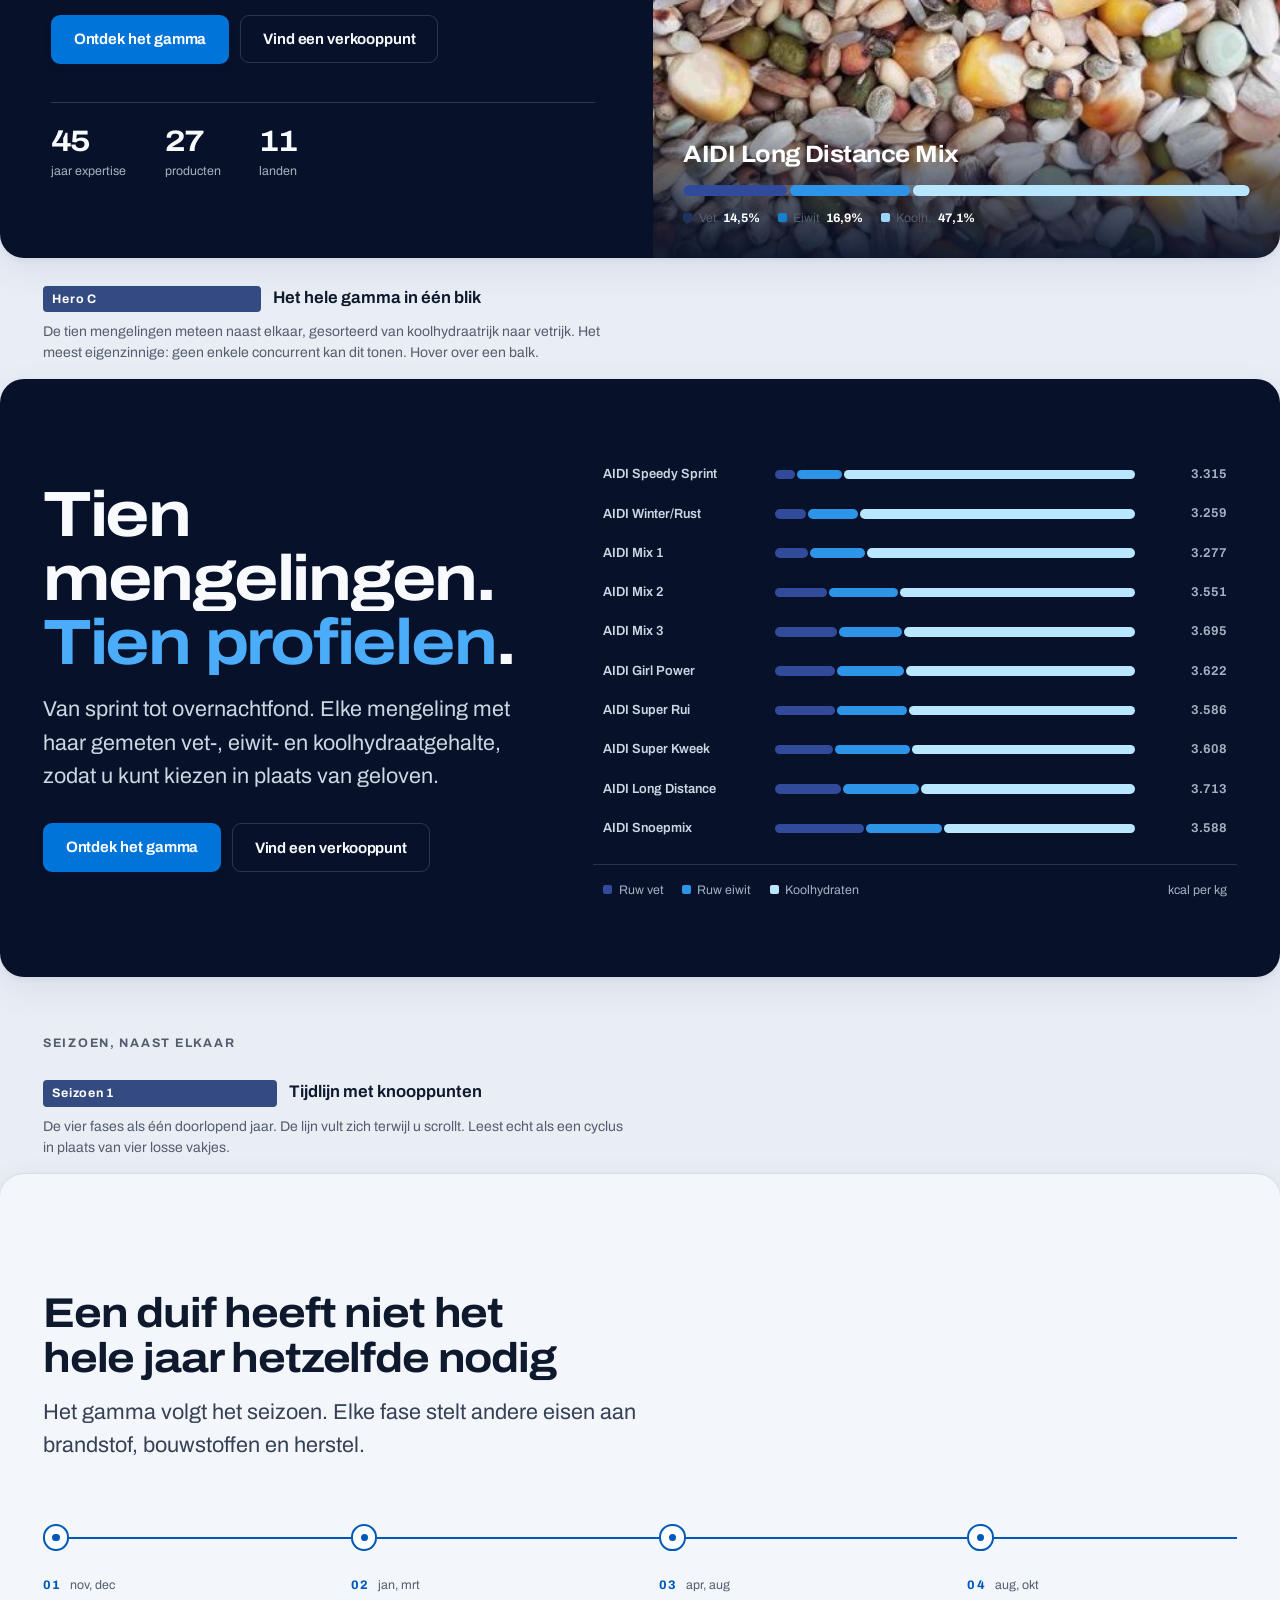
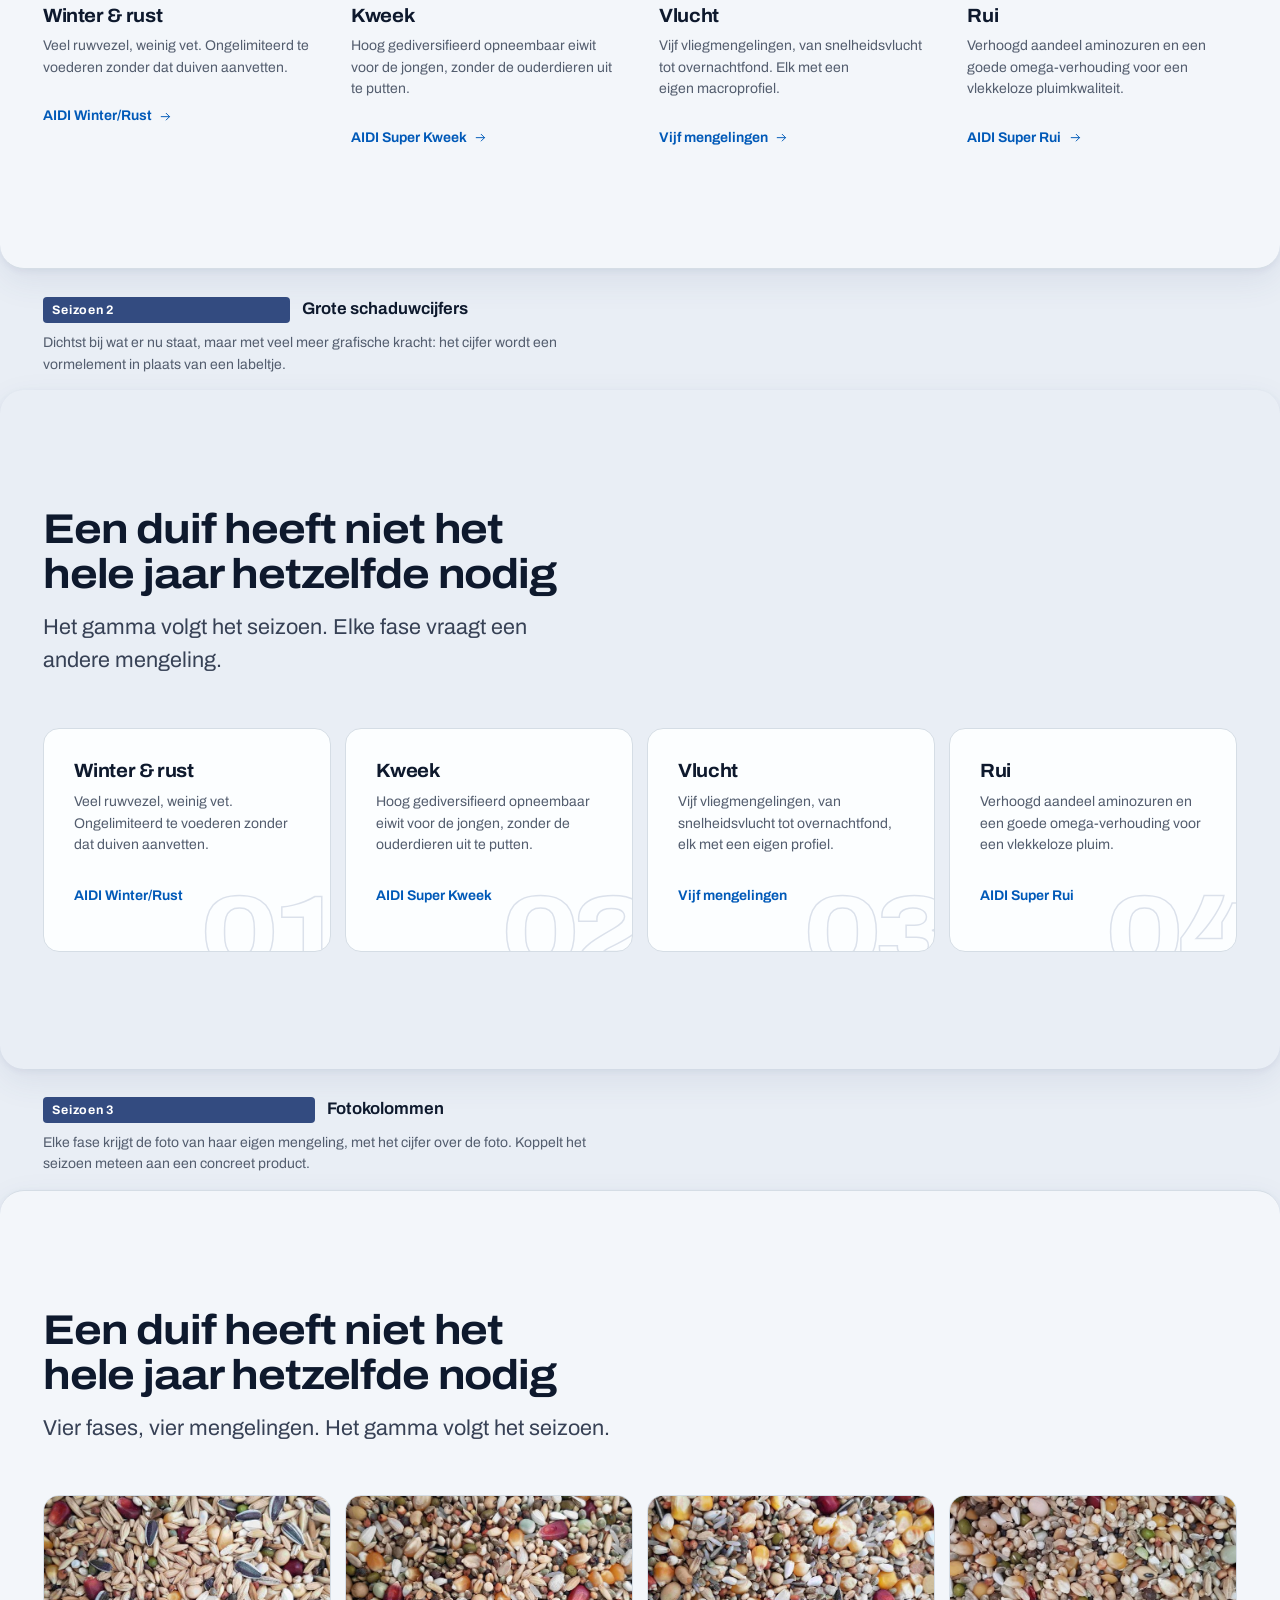
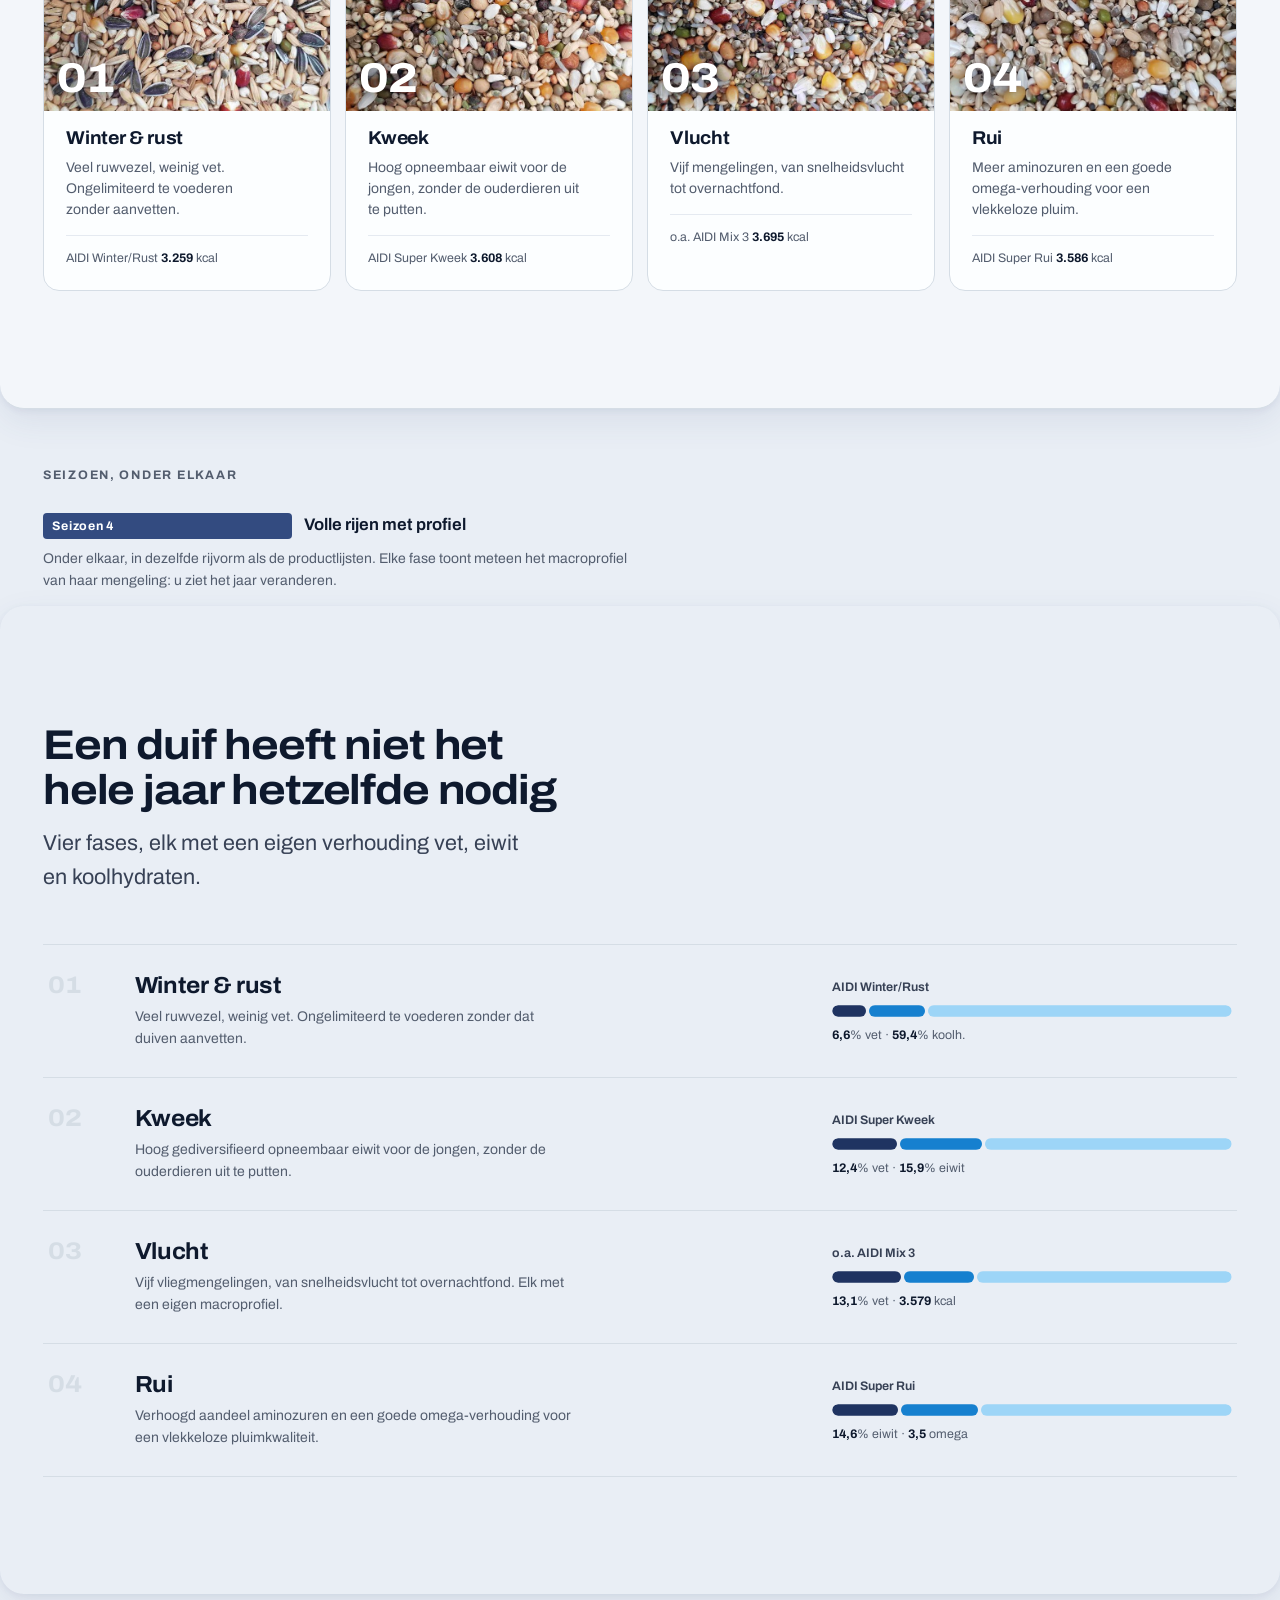
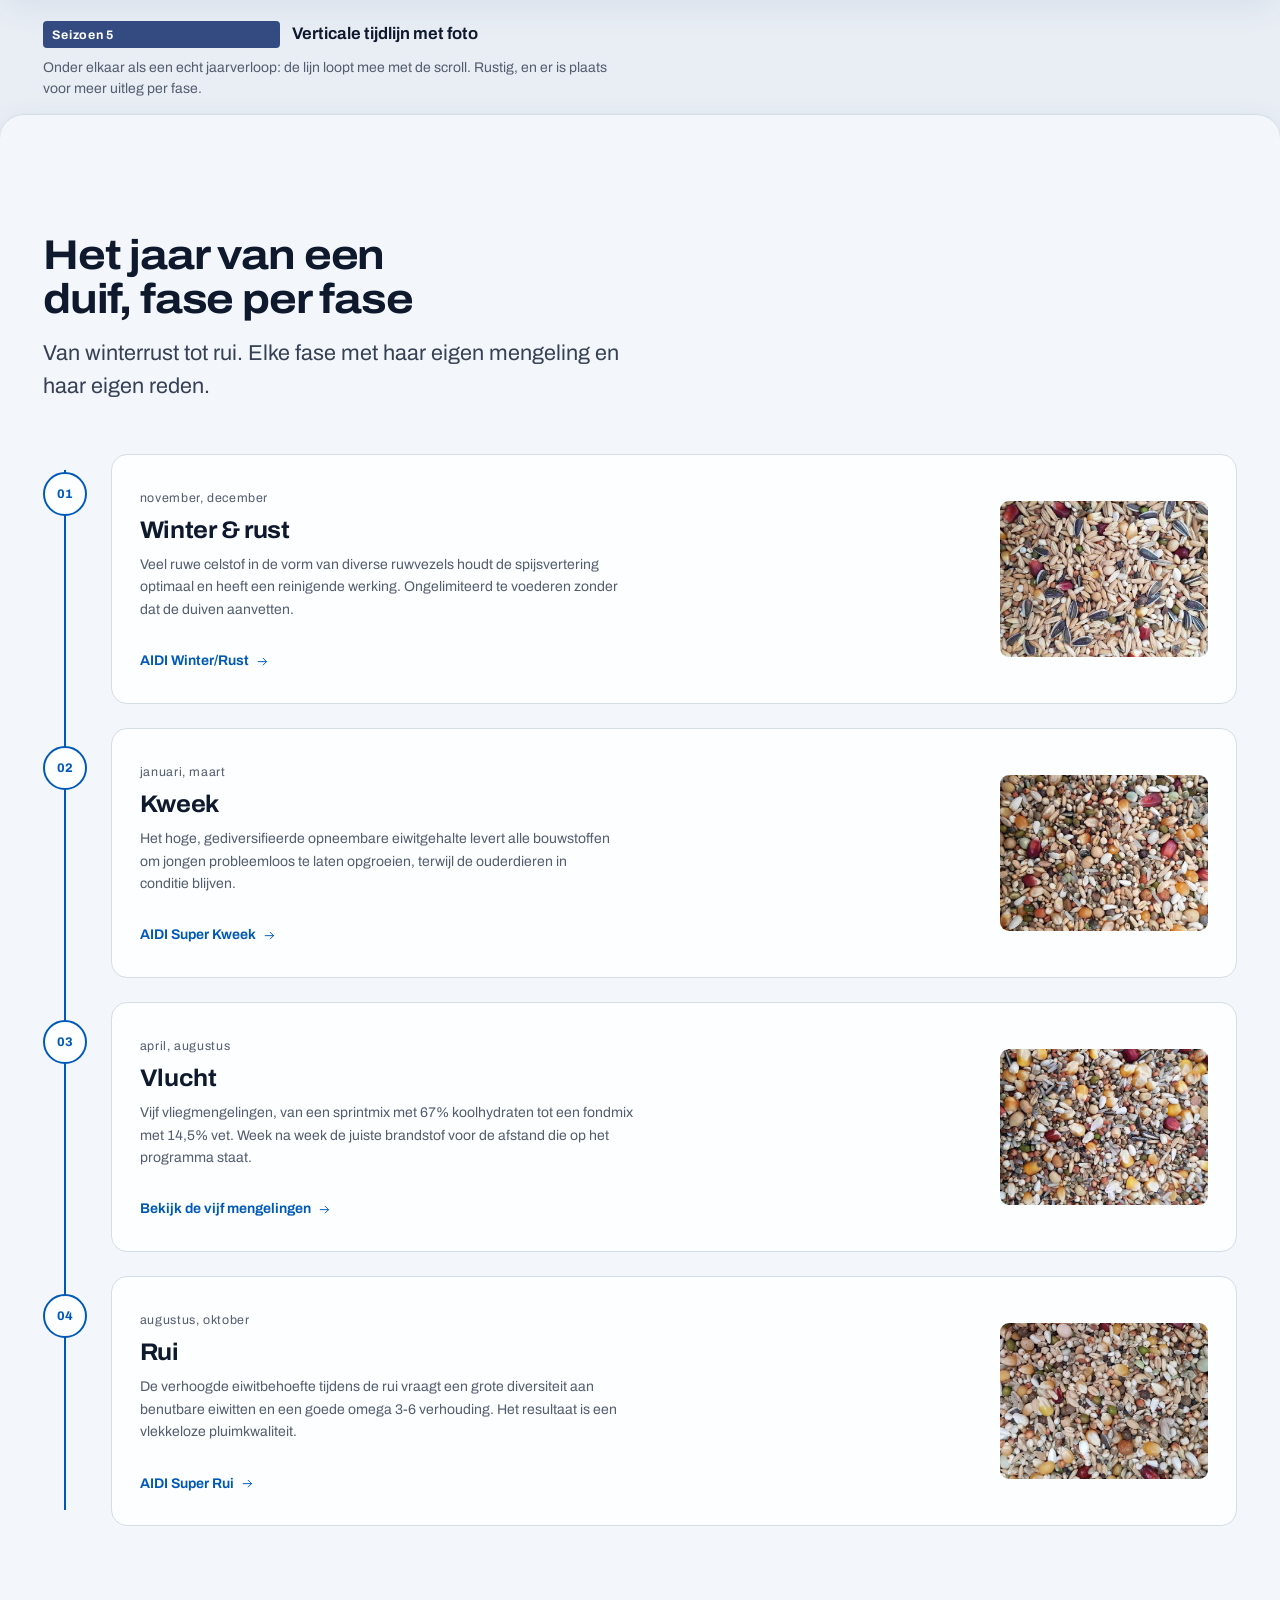
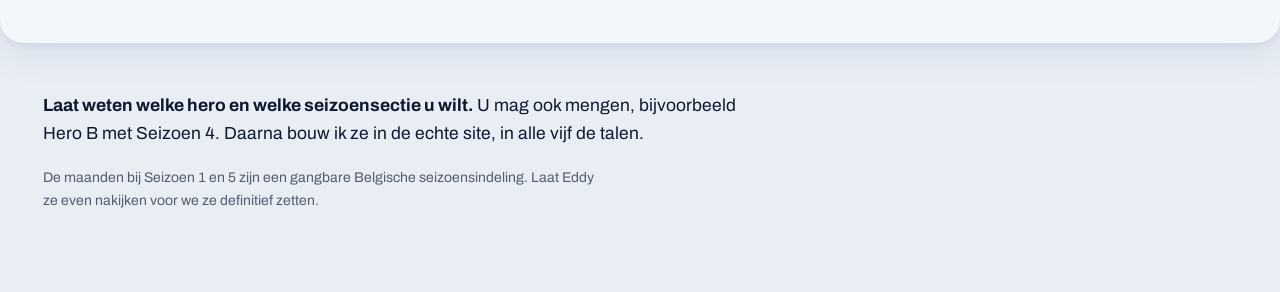
<file: demos.html>
<!doctype html>
<html lang="nl" class="no-js">
<head>
<meta charset="utf-8">
<meta name="viewport" content="width=device-width, initial-scale=1">
<title>AIDI: ontwerpvoorstellen hero en seizoen</title>
<meta name="robots" content="noindex">
<link rel="icon" href="assets/brand/favicon-32.png" sizes="32x32">
<link rel="preconnect" href="https://fonts.googleapis.com">
<link rel="preconnect" href="https://fonts.gstatic.com" crossorigin>
<link rel="stylesheet" href="https://fonts.googleapis.com/css2?family=Archivo:wdth,wght@62..125,100..900&display=swap">
<link rel="stylesheet" href="style.css">
<link rel="stylesheet" href="demos.css">
<script>document.documentElement.className = 'js';</script>
</head>
<body class="demo-body">

<header class="demo-bar">
  <div class="demo-bar__in">
    <img src="assets/brand/logo-aidi.png" alt="AIDI" width="433" height="225">
    <div>
      <strong>Ontwerpvoorstellen</strong>
      <span>3 hero's, 5 seizoensecties. Alles werkt live: scroll, hover en klik gerust.</span>
    </div>
    <label class="demo-motion"><input type="checkbox" id="forceMotion"> Animaties forceren</label>
    <button type="button" class="demo-replay" id="replay">Animaties opnieuw</button>
  </div>
</header>

<main>

<!-- ==================================================== HERO VARIANTS == -->
<p class="demo-group">Hero</p>

<!-- ---------------------------------------------------------- HERO A -- -->
<div class="demo-label">
  <b>Hero A</b><span>Volvlak graanfoto</span>
  <em>De mengeling zelf vult het scherm. Het meest directe: je ziet meteen waar het over gaat. De cijfers lopen als een strip onderaan mee.</em>
</div>
<section class="dh dh-a on-dark" data-anim="a">
  <div class="dh-a__media">
    <img src="assets/products/aidi-mix-3.jpg" alt="AIDI Mix 3" width="700" height="525">
  </div>
  <div class="wrap dh-a__inner">
    <h1 class="dh-a__h1">
      <span class="ln"><i>Uw duiven zijn</i></span>
      <span class="ln"><i><em>atleten</em>.</i></span>
      <span class="ln"><i>Voeder ze ernaar.</i></span>
    </h1>
    <p class="lede dh-a__lede">Tien mengelingen, veertien supplementen, en bij elk product de gemeten waarden. Geen beloftes, cijfers.</p>
    <div class="btn-row dh-a__cta">
      <a class="btn btn--signal" href="voeders.html">Ontdek het gamma</a>
      <a class="btn btn--outline" href="verkooppunten.html">Vind een verkooppunt</a>
    </div>
  </div>
  <div class="dh-a__strip">
    <div class="wrap dh-a__striprow">
      <span class="dh-a__now">In beeld: <b>AIDI Mix 3</b></span>
      <span class="macro dh-a__macro">
        <span class="macro__track" data-draw>
          <span class="macro__seg macro__seg--fat" style="width:17.36%"></span>
          <span class="macro__seg macro__seg--pro" style="width:17.91%"></span>
          <span class="macro__seg macro__seg--carb" style="width:64.73%"></span>
        </span>
      </span>
      <span class="dh-a__figs">
        <span><i>Ruw vet</i><em><b data-count="13.5" data-dec="1">13,5</b>%</em></span>
        <span><i>Ruw eiwit</i><em><b data-count="14.0" data-dec="1">14,0</b>%</em></span>
        <span><i>Energie</i><em><b data-count="3695" data-dec="0">3.695</b> kcal</em></span>
      </span>
    </div>
  </div>
</section>

<!-- ---------------------------------------------------------- HERO B -- -->
<div class="demo-label">
  <b>Hero B</b><span>Gedeeld scherm</span>
  <em>Harde verticale scheiding: links de boodschap op marineblauw, rechts de foto van rand tot rand. Rustiger dan A, met meer aandacht voor de tekst.</em>
</div>
<section class="dh dh-b" data-anim="b">
  <div class="dh-b__copy on-dark">
    <div class="dh-b__copyin">
      <h1 class="dh-b__h1">
        <span class="ln"><i>Uw duiven zijn</i></span>
        <span class="ln"><i><em>atleten</em>.</i></span>
        <span class="ln"><i>Voeder ze ernaar.</i></span>
      </h1>
      <p class="lede">AIDI is het voedingsconcept van Team Noël-Willockx. Bij elk product staan de gemeten waarden.</p>
      <div class="btn-row">
        <a class="btn btn--signal" href="voeders.html">Ontdek het gamma</a>
        <a class="btn btn--outline" href="verkooppunten.html">Vind een verkooppunt</a>
      </div>
      <div class="dh-b__facts">
        <div><b data-count="45" data-dec="0">45</b><span>jaar expertise</span></div>
        <div><b data-count="27" data-dec="0">27</b><span>producten</span></div>
        <div><b data-count="11" data-dec="0">11</b><span>landen</span></div>
      </div>
    </div>
  </div>
  <figure class="dh-b__media">
    <img src="assets/products/aidi-long-distance-mix.jpg" alt="AIDI Long Distance Mix" width="700" height="525">
    <figcaption>
      <span class="dh-b__name">AIDI Long Distance Mix</span>
      <span class="macro">
        <span class="macro__track" data-draw>
          <span class="macro__seg macro__seg--fat" style="width:18.44%"></span>
          <span class="macro__seg macro__seg--pro" style="width:21.50%"></span>
          <span class="macro__seg macro__seg--carb" style="width:59.92%"></span>
        </span>
        <span class="macro__key">
          <span class="macro__item"><span class="macro__swatch" style="background:var(--m-fat)"></span>Vet <span class="macro__val">14,5%</span></span>
          <span class="macro__item"><span class="macro__swatch" style="background:var(--m-pro)"></span>Eiwit <span class="macro__val">16,9%</span></span>
          <span class="macro__item"><span class="macro__swatch" style="background:var(--m-carb)"></span>Koolh. <span class="macro__val">47,1%</span></span>
        </span>
      </span>
    </figcaption>
  </figure>
</section>

<!-- ---------------------------------------------------------- HERO C -- -->
<div class="demo-label">
  <b>Hero C</b><span>Het hele gamma in één blik</span>
  <em>De tien mengelingen meteen naast elkaar, gesorteerd van koolhydraatrijk naar vetrijk. Het meest eigenzinnige: geen enkele concurrent kan dit tonen. Hover over een balk.</em>
</div>
<section class="dh dh-c on-dark" data-anim="c">
  <div class="wrap dh-c__grid">
    <div class="dh-c__copy">
      <h1 class="dh-c__h1">
        <span class="ln"><i>Tien mengelingen.</i></span>
        <span class="ln"><i><em>Tien profielen</em>.</i></span>
      </h1>
      <p class="lede">Van sprint tot overnachtfond. Elke mengeling met haar gemeten vet-, eiwit- en koolhydraatgehalte, zodat u kunt kiezen in plaats van geloven.</p>
      <div class="btn-row">
        <a class="btn btn--signal" href="voeders.html">Ontdek het gamma</a>
        <a class="btn btn--outline" href="verkooppunten.html">Vind een verkooppunt</a>
      </div>
    </div>
    <div class="dh-c__chart" role="list">
      <!-- rows are rendered from data.js so the numbers are always the real ones -->
    </div>
  </div>
</section>


<!-- ================================================== SEASON VARIANTS == -->
<p class="demo-group">Seizoen, naast elkaar</p>

<!-- ------------------------------------------------------- SEIZOEN 1 -- -->
<div class="demo-label">
  <b>Seizoen 1</b><span>Tijdlijn met knooppunten</span>
  <em>De vier fases als één doorlopend jaar. De lijn vult zich terwijl u scrollt. Leest echt als een cyclus in plaats van vier losse vakjes.</em>
</div>
<section class="section band ds" data-anim="s1">
  <div class="wrap">
    <div class="head"><div class="head__text">
      <h2>Een duif heeft niet het hele jaar hetzelfde nodig</h2>
      <p class="lede">Het gamma volgt het seizoen. Elke fase stelt andere eisen aan brandstof, bouwstoffen en herstel.</p>
    </div></div>

    <div class="s1">
      <div class="s1__rail"><span class="s1__fill"></span></div>
      <div class="s1__row">
        <article class="s1__step">
          <span class="s1__node"><i></i></span>
          <span class="s1__n">01</span><span class="s1__when">nov, dec</span>
          <h3>Winter &amp; rust</h3>
          <p>Veel ruwvezel, weinig vet. Ongelimiteerd te voederen zonder dat duiven aanvetten.</p>
          <a class="arrow-link" href="voeders.html#aidi-winter-rust">AIDI Winter/Rust <svg viewBox="0 0 24 24" fill="none" stroke="currentColor" stroke-width="1.75" stroke-linecap="round" stroke-linejoin="round"><path d="M4 12h15M13 6l6 6-6 6"/></svg></a>
        </article>
        <article class="s1__step">
          <span class="s1__node"><i></i></span>
          <span class="s1__n">02</span><span class="s1__when">jan, mrt</span>
          <h3>Kweek</h3>
          <p>Hoog gediversifieerd opneembaar eiwit voor de jongen, zonder de ouderdieren uit te putten.</p>
          <a class="arrow-link" href="voeders.html#aidi-super-kweek">AIDI Super Kweek <svg viewBox="0 0 24 24" fill="none" stroke="currentColor" stroke-width="1.75" stroke-linecap="round" stroke-linejoin="round"><path d="M4 12h15M13 6l6 6-6 6"/></svg></a>
        </article>
        <article class="s1__step">
          <span class="s1__node"><i></i></span>
          <span class="s1__n">03</span><span class="s1__when">apr, aug</span>
          <h3>Vlucht</h3>
          <p>Vijf vliegmengelingen, van snelheidsvlucht tot overnachtfond. Elk met een eigen macroprofiel.</p>
          <a class="arrow-link" href="voeders.html">Vijf mengelingen <svg viewBox="0 0 24 24" fill="none" stroke="currentColor" stroke-width="1.75" stroke-linecap="round" stroke-linejoin="round"><path d="M4 12h15M13 6l6 6-6 6"/></svg></a>
        </article>
        <article class="s1__step">
          <span class="s1__node"><i></i></span>
          <span class="s1__n">04</span><span class="s1__when">aug, okt</span>
          <h3>Rui</h3>
          <p>Verhoogd aandeel aminozuren en een goede omega-verhouding voor een vlekkeloze pluimkwaliteit.</p>
          <a class="arrow-link" href="voeders.html#aidi-super-rui">AIDI Super Rui <svg viewBox="0 0 24 24" fill="none" stroke="currentColor" stroke-width="1.75" stroke-linecap="round" stroke-linejoin="round"><path d="M4 12h15M13 6l6 6-6 6"/></svg></a>
        </article>
      </div>
    </div>
  </div>
</section>

<!-- ------------------------------------------------------- SEIZOEN 2 -- -->
<div class="demo-label">
  <b>Seizoen 2</b><span>Grote schaduwcijfers</span>
  <em>Dichtst bij wat er nu staat, maar met veel meer grafische kracht: het cijfer wordt een vormelement in plaats van een labeltje.</em>
</div>
<section class="section ds" data-anim="s2">
  <div class="wrap">
    <div class="head"><div class="head__text">
      <h2>Een duif heeft niet het hele jaar hetzelfde nodig</h2>
      <p class="lede">Het gamma volgt het seizoen. Elke fase vraagt een andere mengeling.</p>
    </div></div>
    <div class="s2">
      <a class="s2__step" href="voeders.html#aidi-winter-rust">
        <span class="s2__ghost">01</span>
        <span class="s2__body"><h3>Winter &amp; rust</h3><p>Veel ruwvezel, weinig vet. Ongelimiteerd te voederen zonder dat duiven aanvetten.</p><span class="s2__go">AIDI Winter/Rust</span></span>
      </a>
      <a class="s2__step" href="voeders.html#aidi-super-kweek">
        <span class="s2__ghost">02</span>
        <span class="s2__body"><h3>Kweek</h3><p>Hoog gediversifieerd opneembaar eiwit voor de jongen, zonder de ouderdieren uit te putten.</p><span class="s2__go">AIDI Super Kweek</span></span>
      </a>
      <a class="s2__step" href="voeders.html">
        <span class="s2__ghost">03</span>
        <span class="s2__body"><h3>Vlucht</h3><p>Vijf vliegmengelingen, van snelheidsvlucht tot overnachtfond, elk met een eigen profiel.</p><span class="s2__go">Vijf mengelingen</span></span>
      </a>
      <a class="s2__step" href="voeders.html#aidi-super-rui">
        <span class="s2__ghost">04</span>
        <span class="s2__body"><h3>Rui</h3><p>Verhoogd aandeel aminozuren en een goede omega-verhouding voor een vlekkeloze pluim.</p><span class="s2__go">AIDI Super Rui</span></span>
      </a>
    </div>
  </div>
</section>

<!-- ------------------------------------------------------- SEIZOEN 3 -- -->
<div class="demo-label">
  <b>Seizoen 3</b><span>Fotokolommen</span>
  <em>Elke fase krijgt de foto van haar eigen mengeling, met het cijfer over de foto. Koppelt het seizoen meteen aan een concreet product.</em>
</div>
<section class="section band ds" data-anim="s3">
  <div class="wrap">
    <div class="head"><div class="head__text">
      <h2>Een duif heeft niet het hele jaar hetzelfde nodig</h2>
      <p class="lede">Vier fases, vier mengelingen. Het gamma volgt het seizoen.</p>
    </div></div>
    <div class="s3">
      <a class="s3__step" href="voeders.html#aidi-winter-rust">
        <span class="s3__media"><img src="assets/products/aidi-winterrust.jpg" alt="" loading="lazy" width="700" height="525"><span class="s3__n">01</span></span>
        <h3>Winter &amp; rust</h3><p>Veel ruwvezel, weinig vet. Ongelimiteerd te voederen zonder aanvetten.</p>
        <span class="s3__mix">AIDI Winter/Rust <b>3.259</b> kcal</span>
      </a>
      <a class="s3__step" href="voeders.html#aidi-super-kweek">
        <span class="s3__media"><img src="assets/products/aidi-super-kweek.jpg" alt="" loading="lazy" width="700" height="525"><span class="s3__n">02</span></span>
        <h3>Kweek</h3><p>Hoog opneembaar eiwit voor de jongen, zonder de ouderdieren uit te putten.</p>
        <span class="s3__mix">AIDI Super Kweek <b>3.608</b> kcal</span>
      </a>
      <a class="s3__step" href="voeders.html">
        <span class="s3__media"><img src="assets/products/aidi-mix-3.jpg" alt="" loading="lazy" width="700" height="525"><span class="s3__n">03</span></span>
        <h3>Vlucht</h3><p>Vijf mengelingen, van snelheidsvlucht tot overnachtfond.</p>
        <span class="s3__mix">o.a. AIDI Mix 3 <b>3.695</b> kcal</span>
      </a>
      <a class="s3__step" href="voeders.html#aidi-super-rui">
        <span class="s3__media"><img src="assets/products/aidi-super-rui.jpg" alt="" loading="lazy" width="700" height="525"><span class="s3__n">04</span></span>
        <h3>Rui</h3><p>Meer aminozuren en een goede omega-verhouding voor een vlekkeloze pluim.</p>
        <span class="s3__mix">AIDI Super Rui <b>3.586</b> kcal</span>
      </a>
    </div>
  </div>
</section>


<p class="demo-group">Seizoen, onder elkaar</p>

<!-- ------------------------------------------------------- SEIZOEN 4 -- -->
<div class="demo-label">
  <b>Seizoen 4</b><span>Volle rijen met profiel</span>
  <em>Onder elkaar, in dezelfde rijvorm als de productlijsten. Elke fase toont meteen het macroprofiel van haar mengeling: u ziet het jaar veranderen.</em>
</div>
<section class="section ds" data-anim="s4">
  <div class="wrap">
    <div class="head"><div class="head__text">
      <h2>Een duif heeft niet het hele jaar hetzelfde nodig</h2>
      <p class="lede">Vier fases, elk met een eigen verhouding vet, eiwit en koolhydraten.</p>
    </div></div>
    <div class="s4">
      <a class="s4__row" href="voeders.html#aidi-winter-rust">
        <span class="s4__n">01</span>
        <span class="s4__main"><h3>Winter &amp; rust</h3><p>Veel ruwvezel, weinig vet. Ongelimiteerd te voederen zonder dat duiven aanvetten.</p></span>
        <span class="s4__data">
          <span class="s4__mix">AIDI Winter/Rust</span>
          <span class="macro"><span class="macro__track" data-draw>
            <span class="macro__seg macro__seg--fat" style="width:8.57%"></span>
            <span class="macro__seg macro__seg--pro" style="width:14.24%"></span>
            <span class="macro__seg macro__seg--carb" style="width:77.19%"></span>
          </span></span>
          <span class="s4__figs"><b data-count="6.8" data-dec="1">6,8</b>% vet · <b data-count="61.3" data-dec="1">61,3</b>% koolh.</span>
        </span>
      </a>
      <a class="s4__row" href="voeders.html#aidi-super-kweek">
        <span class="s4__n">02</span>
        <span class="s4__main"><h3>Kweek</h3><p>Hoog gediversifieerd opneembaar eiwit voor de jongen, zonder de ouderdieren uit te putten.</p></span>
        <span class="s4__data">
          <span class="s4__mix">AIDI Super Kweek</span>
          <span class="macro"><span class="macro__track" data-draw>
            <span class="macro__seg macro__seg--fat" style="width:16.35%"></span>
            <span class="macro__seg macro__seg--pro" style="width:20.94%"></span>
            <span class="macro__seg macro__seg--carb" style="width:62.71%"></span>
          </span></span>
          <span class="s4__figs"><b data-count="12.8" data-dec="1">12,8</b>% vet · <b data-count="16.4" data-dec="1">16,4</b>% eiwit</span>
        </span>
      </a>
      <a class="s4__row" href="voeders.html">
        <span class="s4__n">03</span>
        <span class="s4__main"><h3>Vlucht</h3><p>Vijf vliegmengelingen, van snelheidsvlucht tot overnachtfond. Elk met een eigen macroprofiel.</p></span>
        <span class="s4__data">
          <span class="s4__mix">o.a. AIDI Mix 3</span>
          <span class="macro"><span class="macro__track" data-draw>
            <span class="macro__seg macro__seg--fat" style="width:17.36%"></span>
            <span class="macro__seg macro__seg--pro" style="width:17.91%"></span>
            <span class="macro__seg macro__seg--carb" style="width:64.73%"></span>
          </span></span>
          <span class="s4__figs"><b data-count="13.5" data-dec="1">13,5</b>% vet · <b data-count="3695" data-dec="0">3.695</b> kcal</span>
        </span>
      </a>
      <a class="s4__row" href="voeders.html#aidi-super-rui">
        <span class="s4__n">04</span>
        <span class="s4__main"><h3>Rui</h3><p>Verhoogd aandeel aminozuren en een goede omega-verhouding voor een vlekkeloze pluimkwaliteit.</p></span>
        <span class="s4__data">
          <span class="s4__mix">AIDI Super Rui</span>
          <span class="macro"><span class="macro__track" data-draw>
            <span class="macro__seg macro__seg--fat" style="width:16.72%"></span>
            <span class="macro__seg macro__seg--pro" style="width:19.46%"></span>
            <span class="macro__seg macro__seg--carb" style="width:63.32%"></span>
          </span></span>
          <span class="s4__figs"><b data-count="15.1" data-dec="1">15,1</b>% eiwit · <b data-count="3.6" data-dec="1">3,6</b> omega</span>
        </span>
      </a>
    </div>
  </div>
</section>

<!-- ------------------------------------------------------- SEIZOEN 5 -- -->
<div class="demo-label">
  <b>Seizoen 5</b><span>Verticale tijdlijn met foto</span>
  <em>Onder elkaar als een echt jaarverloop: de lijn loopt mee met de scroll. Rustig, en er is plaats voor meer uitleg per fase.</em>
</div>
<section class="section band ds" data-anim="s5">
  <div class="wrap">
    <div class="head"><div class="head__text">
      <h2>Het jaar van een duif, fase per fase</h2>
      <p class="lede">Van winterrust tot rui. Elke fase met haar eigen mengeling en haar eigen reden.</p>
    </div></div>
    <ol class="s5">
      <span class="s5__rail"><span class="s5__fill"></span></span>
      <li class="s5__item">
        <span class="s5__dot">01</span>
        <div class="s5__card">
          <div class="s5__txt">
            <span class="s5__when">november, december</span>
            <h3>Winter &amp; rust</h3>
            <p>Veel ruwe celstof in de vorm van diverse ruwvezels houdt de spijsvertering optimaal en heeft een reinigende werking. Ongelimiteerd te voederen zonder dat de duiven aanvetten.</p>
            <a class="arrow-link" href="voeders.html#aidi-winter-rust">AIDI Winter/Rust <svg viewBox="0 0 24 24" fill="none" stroke="currentColor" stroke-width="1.75" stroke-linecap="round" stroke-linejoin="round"><path d="M4 12h15M13 6l6 6-6 6"/></svg></a>
          </div>
          <span class="s5__media"><img src="assets/products/aidi-winterrust.jpg" alt="" loading="lazy" width="700" height="525"></span>
        </div>
      </li>
      <li class="s5__item">
        <span class="s5__dot">02</span>
        <div class="s5__card">
          <div class="s5__txt">
            <span class="s5__when">januari, maart</span>
            <h3>Kweek</h3>
            <p>Het hoge, gediversifieerde opneembare eiwitgehalte levert alle bouwstoffen om jongen probleemloos te laten opgroeien, terwijl de ouderdieren in conditie blijven.</p>
            <a class="arrow-link" href="voeders.html#aidi-super-kweek">AIDI Super Kweek <svg viewBox="0 0 24 24" fill="none" stroke="currentColor" stroke-width="1.75" stroke-linecap="round" stroke-linejoin="round"><path d="M4 12h15M13 6l6 6-6 6"/></svg></a>
          </div>
          <span class="s5__media"><img src="assets/products/aidi-super-kweek.jpg" alt="" loading="lazy" width="700" height="525"></span>
        </div>
      </li>
      <li class="s5__item">
        <span class="s5__dot">03</span>
        <div class="s5__card">
          <div class="s5__txt">
            <span class="s5__when">april, augustus</span>
            <h3>Vlucht</h3>
            <p>Vijf vliegmengelingen, van een sprintmix met 67% koolhydraten tot een fondmix met 14,5% vet. Week na week de juiste brandstof voor de afstand die op het programma staat.</p>
            <a class="arrow-link" href="voeders.html">Bekijk de vijf mengelingen <svg viewBox="0 0 24 24" fill="none" stroke="currentColor" stroke-width="1.75" stroke-linecap="round" stroke-linejoin="round"><path d="M4 12h15M13 6l6 6-6 6"/></svg></a>
          </div>
          <span class="s5__media"><img src="assets/products/aidi-mix-3.jpg" alt="" loading="lazy" width="700" height="525"></span>
        </div>
      </li>
      <li class="s5__item">
        <span class="s5__dot">04</span>
        <div class="s5__card">
          <div class="s5__txt">
            <span class="s5__when">augustus, oktober</span>
            <h3>Rui</h3>
            <p>De verhoogde eiwitbehoefte tijdens de rui vraagt een grote diversiteit aan benutbare eiwitten en een goede omega 3-6 verhouding. Het resultaat is een vlekkeloze pluimkwaliteit.</p>
            <a class="arrow-link" href="voeders.html#aidi-super-rui">AIDI Super Rui <svg viewBox="0 0 24 24" fill="none" stroke="currentColor" stroke-width="1.75" stroke-linecap="round" stroke-linejoin="round"><path d="M4 12h15M13 6l6 6-6 6"/></svg></a>
          </div>
          <span class="s5__media"><img src="assets/products/aidi-super-rui.jpg" alt="" loading="lazy" width="700" height="525"></span>
        </div>
      </li>
    </ol>
  </div>
</section>

<div class="demo-end">
  <p><b>Laat weten welke hero en welke seizoensectie u wilt.</b> U mag ook mengen, bijvoorbeeld Hero B met Seizoen 4. Daarna bouw ik ze in de echte site, in alle vijf de talen.</p>
  <p class="demo-note">De maanden bij Seizoen 1 en 5 zijn een gangbare Belgische seizoensindeling. Laat Eddy ze even nakijken voor we ze definitief zetten.</p>
</div>

</main>

<script src="data.js"></script>
<script src="demos.js"></script>
</body>
</html>
</file>
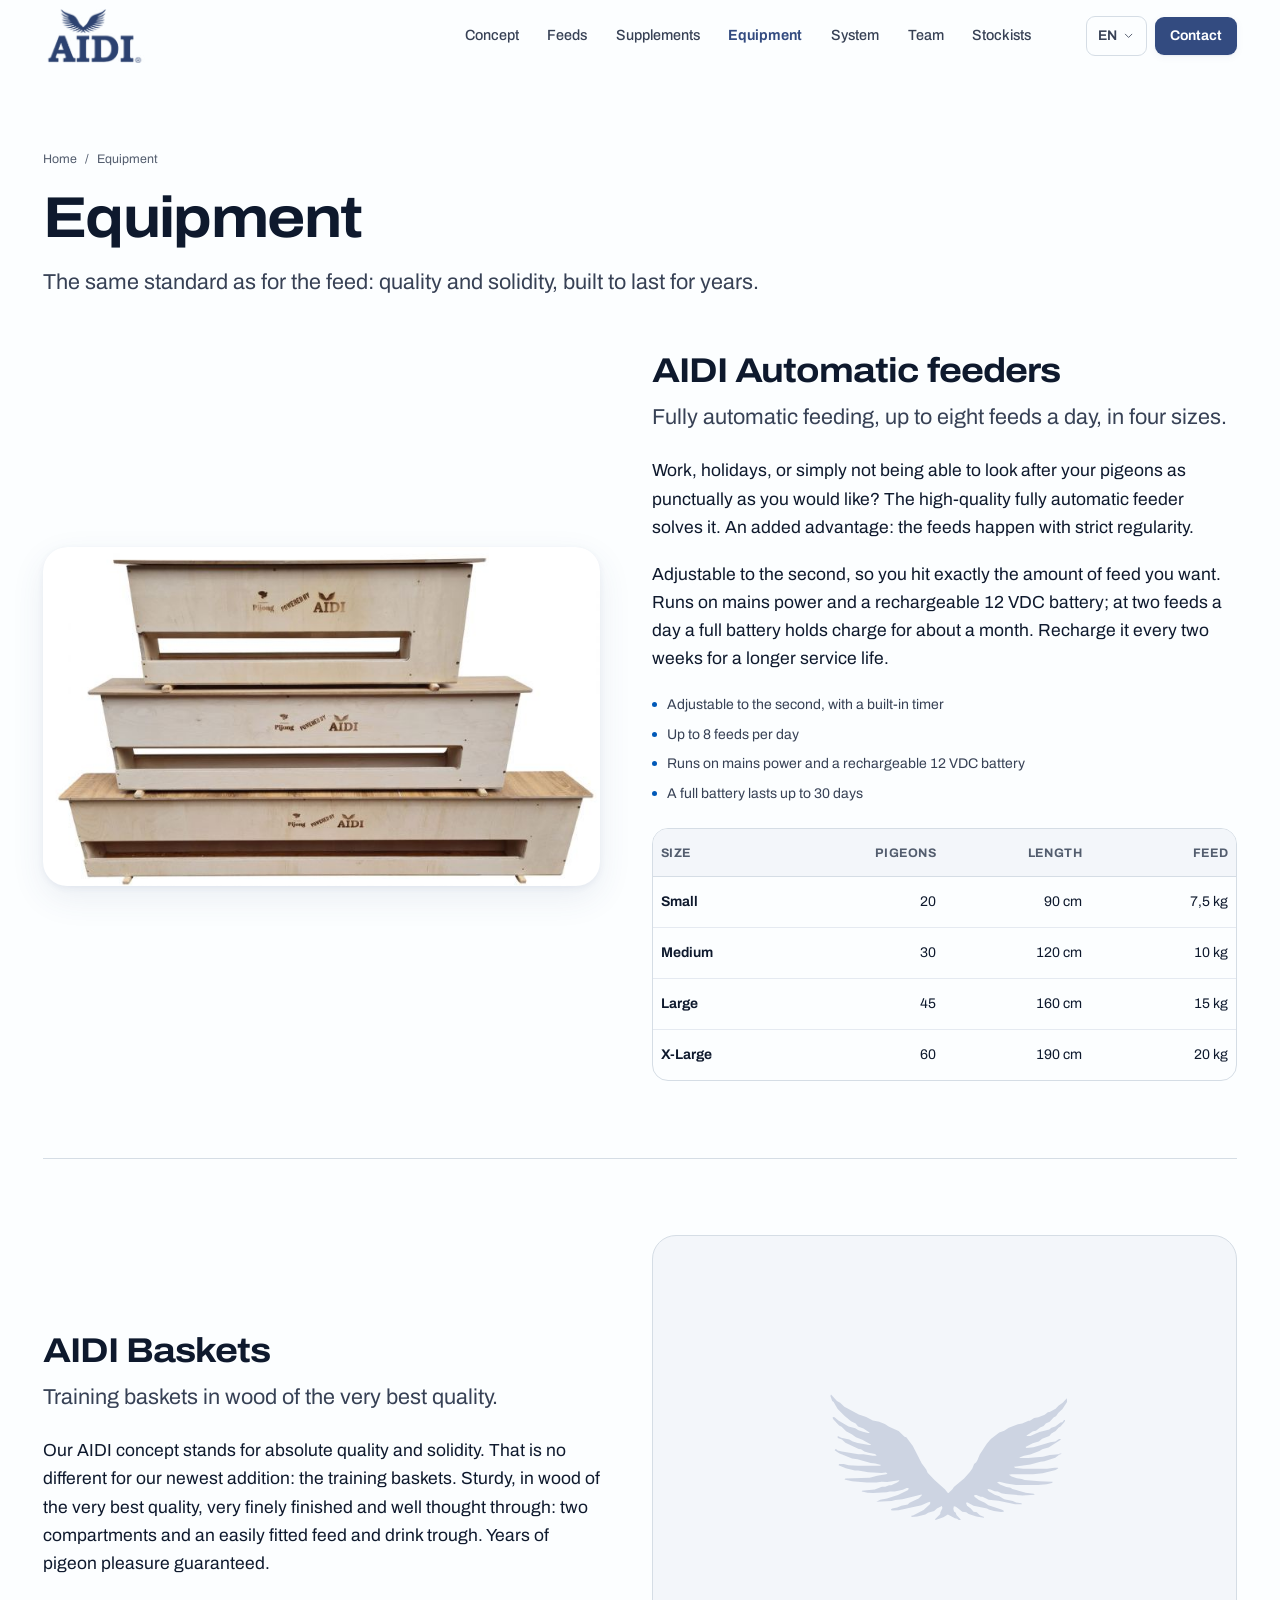
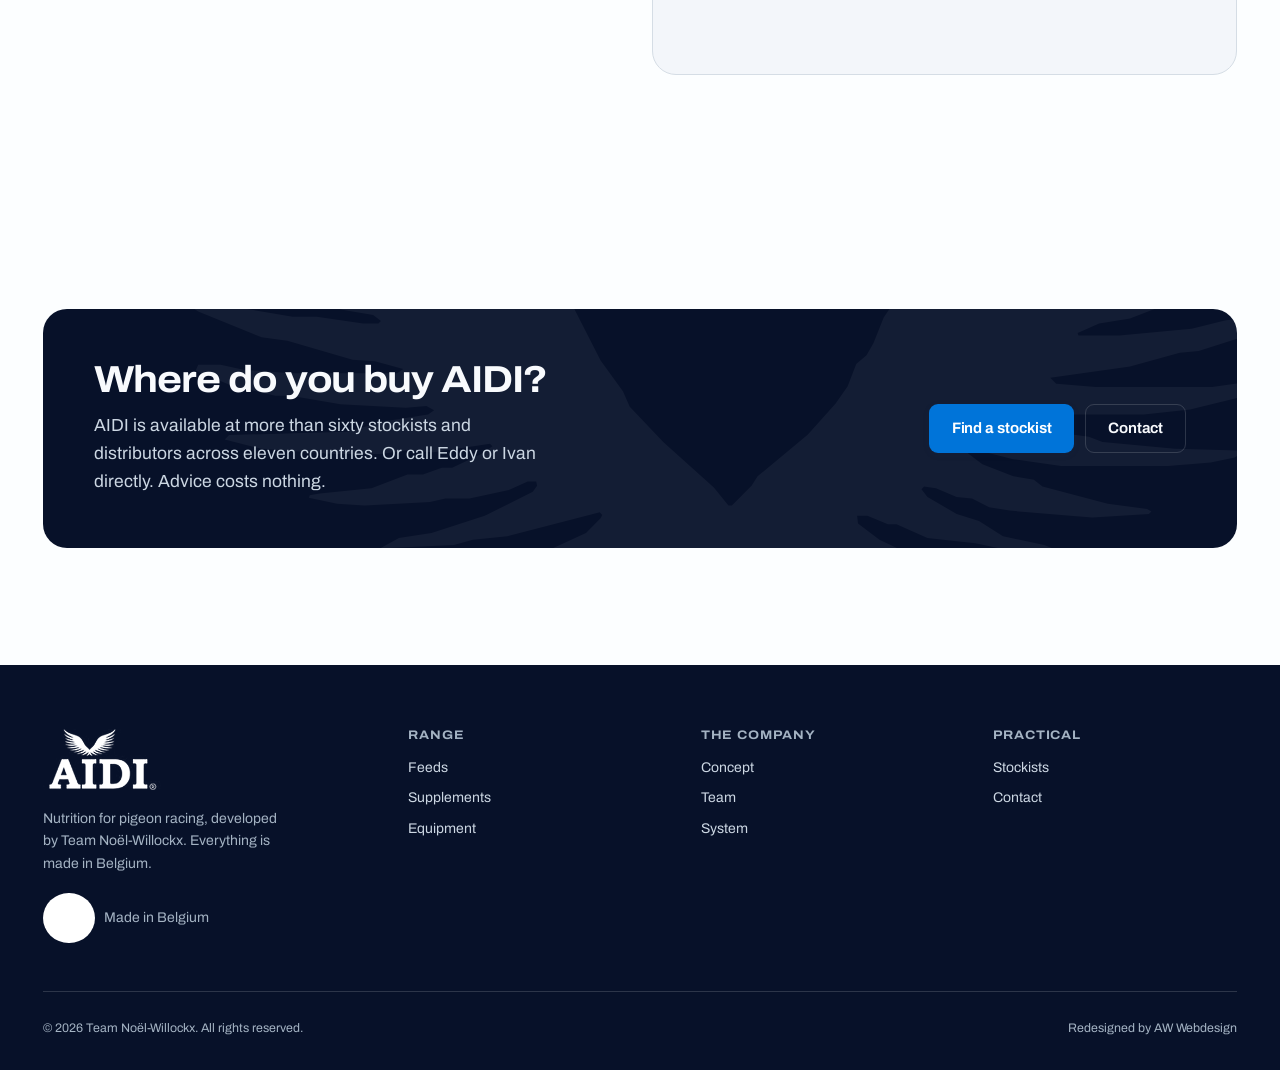
<file: equipment.html>
<!doctype html>
<html lang="nl" class="no-js">
<head>
<meta charset="utf-8">
<meta name="viewport" content="width=device-width, initial-scale=1">
<title>Equipment: voederbakken en manden | AIDI</title>
<meta name="description" content="AIDI equipment: volautomatische voederbakken in vier maten en houten opleermanden.">
<meta name="theme-color" content="#1a2642">
<link rel="icon" href="assets/brand/favicon-32.png" sizes="32x32">
<link rel="apple-touch-icon" href="assets/brand/apple-touch-icon.png">
<link rel="preconnect" href="https://fonts.googleapis.com">
<link rel="preconnect" href="https://fonts.gstatic.com" crossorigin>
<link rel="stylesheet" href="https://fonts.googleapis.com/css2?family=Archivo:wdth,wght@62..125,100..900&display=swap">
<link rel="stylesheet" href="style.css?v=59a3466c">
<script>document.documentElement.className = 'js';</script>
</head>
<body data-page="equipment">
<a class="skip-link" href="#main" data-i18n="ui.skip">Ga naar hoofdinhoud</a>

  <header class="masthead">
    <div class="wrap masthead__bar">
      <a class="brand" href="index.html">
        <img src="assets/brand/logo-aidi.png" alt="AIDI" width="433" height="225">
        <span class="brand__sub" data-i18n="ui.tagline">Voeding voor duivensport</span>
      </a>

      <nav class="nav" aria-label="Hoofdnavigatie">
        <ul class="nav__list">
            <li><a class="nav__link" href="concept.html" data-i18n="nav.concept">Concept</a></li>
            <li><a class="nav__link" href="voeders.html" data-i18n="nav.voeders">Voeders</a></li>
            <li><a class="nav__link" href="supplementen.html" data-i18n="nav.supplementen">Supplementen</a></li>
            <li><a class="nav__link" href="equipment.html" aria-current="page" data-i18n="nav.equipment">Equipment</a></li>
            <li><a class="nav__link" href="systeem.html" data-i18n="nav.systeem">Systeem</a></li>
            <li><a class="nav__link" href="team.html" data-i18n="nav.team">Team</a></li>
            <li><a class="nav__link" href="verkooppunten.html" data-i18n="nav.verkooppunten">Verkooppunten</a></li>
        </ul>
      </nav>

      <div class="masthead__end">
        <div class="lang">
          <button type="button" class="lang__toggle" aria-expanded="false" aria-haspopup="true">
            <span class="visually-hidden" data-i18n="ui.language">Taal</span>
            <span class="lang__current">NL</span>
            <svg viewBox="0 0 24 24" fill="none" stroke="currentColor" stroke-width="1.75" stroke-linecap="round" stroke-linejoin="round" aria-hidden="true"><path d="M5 9l7 7 7-7"/></svg>
          </button>
          <div class="lang__menu" role="menu" hidden>
              <button type="button" class="lang__option" data-lang="nl" lang="nl" aria-current="true"><span class="lang__code">NL</span>Nederlands</button>
              <button type="button" class="lang__option" data-lang="fr" lang="fr" aria-current="false"><span class="lang__code">FR</span>Français</button>
              <button type="button" class="lang__option" data-lang="en" lang="en" aria-current="false"><span class="lang__code">EN</span>English</button>
              <button type="button" class="lang__option" data-lang="de" lang="de" aria-current="false"><span class="lang__code">DE</span>Deutsch</button>
              <button type="button" class="lang__option" data-lang="zh" lang="zh-Hans" aria-current="false"><span class="lang__code">ZH</span>中文</button>
          </div>
        </div>
        <a class="btn btn--primary btn--sm" href="contact.html" data-i18n="nav.contact">Contact</a>
        <button type="button" class="burger" aria-expanded="false" aria-controls="drawer" aria-label="Menu"><span></span></button>
      </div>
    </div>
  </header>

  <div class="drawer" id="drawer" hidden>
    <nav aria-label="Mobiele navigatie">
      <div class="drawer__list">
          <a class="drawer__link" href="concept.html"><span data-i18n="nav.concept">Concept</span><svg viewBox="0 0 24 24" fill="none" stroke="currentColor" stroke-width="1.75" stroke-linecap="round" stroke-linejoin="round" aria-hidden="true"><path d="M4 12h15M13 6l6 6-6 6"/></svg></a>
          <a class="drawer__link" href="voeders.html"><span data-i18n="nav.voeders">Voeders</span><svg viewBox="0 0 24 24" fill="none" stroke="currentColor" stroke-width="1.75" stroke-linecap="round" stroke-linejoin="round" aria-hidden="true"><path d="M4 12h15M13 6l6 6-6 6"/></svg></a>
          <a class="drawer__link" href="supplementen.html"><span data-i18n="nav.supplementen">Supplementen</span><svg viewBox="0 0 24 24" fill="none" stroke="currentColor" stroke-width="1.75" stroke-linecap="round" stroke-linejoin="round" aria-hidden="true"><path d="M4 12h15M13 6l6 6-6 6"/></svg></a>
          <a class="drawer__link" href="equipment.html" aria-current="page"><span data-i18n="nav.equipment">Equipment</span><svg viewBox="0 0 24 24" fill="none" stroke="currentColor" stroke-width="1.75" stroke-linecap="round" stroke-linejoin="round" aria-hidden="true"><path d="M4 12h15M13 6l6 6-6 6"/></svg></a>
          <a class="drawer__link" href="systeem.html"><span data-i18n="nav.systeem">Systeem</span><svg viewBox="0 0 24 24" fill="none" stroke="currentColor" stroke-width="1.75" stroke-linecap="round" stroke-linejoin="round" aria-hidden="true"><path d="M4 12h15M13 6l6 6-6 6"/></svg></a>
          <a class="drawer__link" href="team.html"><span data-i18n="nav.team">Team</span><svg viewBox="0 0 24 24" fill="none" stroke="currentColor" stroke-width="1.75" stroke-linecap="round" stroke-linejoin="round" aria-hidden="true"><path d="M4 12h15M13 6l6 6-6 6"/></svg></a>
          <a class="drawer__link" href="verkooppunten.html"><span data-i18n="nav.verkooppunten">Verkooppunten</span><svg viewBox="0 0 24 24" fill="none" stroke="currentColor" stroke-width="1.75" stroke-linecap="round" stroke-linejoin="round" aria-hidden="true"><path d="M4 12h15M13 6l6 6-6 6"/></svg></a>
      </div>
    </nav>
    <div class="drawer__foot">
      <a class="btn btn--primary" href="verkooppunten.html" data-i18n="ui.findDealer">Vind een verkooppunt</a>
      <a class="btn btn--outline" href="contact.html" data-i18n="nav.contact">Contact</a>
    </div>
  </div>

<main id="main">
  <section class="pagehead">
    <div class="wrap">
      <nav class="crumbs" aria-label="Kruimelpad">
        <a href="index.html" data-i18n="ui.home">Home</a>
        <span aria-hidden="true">/</span>
        <span data-i18n="nav.equipment">Equipment</span>
      </nav>
      <h1 class="rv-mask"><span data-i18n="equipment.h1">Equipment</span></h1>
      <p data-i18n="equipment.lede" class="lede">Dezelfde maatstaf als voor het voer: kwaliteit en degelijkheid, gemaakt om jaren mee te gaan.</p>
    </div>
  </section>

  <section class="section section--flush-top">
    <div class="wrap">
      <article class="gear" id="aidi-automatische-voederbakken" data-rise>
        <figure class="media"><img src="assets/products/aidi-automatische-voederbakken.jpg" alt="AIDI Automatische voederbakken" loading="lazy" width="700" height="525"></figure>
        <div>
          <h2 data-i18n="p.aidi-automatische-voederbakken.name">AIDI Automatische voederbakken</h2>
          <p class="lede" style="margin-top:0.75rem" data-i18n="p.aidi-automatische-voederbakken.tag">Volautomatisch voederen, tot acht beurten per dag, in vier maten.</p>
          <div class="prose" style="margin-top:1.15rem" data-i18n-paras="p.aidi-automatische-voederbakken.desc">
            <p>Werken, vakantie, of gewoonweg niet op tijd en stond voor uw duiven kunnen zorgen zoals u dat zelf zou wensen? De hoogkwalitatieve volautomatische voederbak biedt de oplossing. Bijkomend voordeel: de voederbeurten gebeuren met zeer stipte regelmaat.</p>
            <p>Nauwkeurig instelbaar per seconde, zodat u de gewenste hoeveelheid voeder exact bereikt. Werkt op netstroom en een oplaadbare 12 VDC-batterij; bij twee beurten per dag blijft een volle batterij ongeveer een maand op spanning. Laad hem om de twee weken op voor een langere levensduur.</p>
          </div>
          <ul class="usage" style="margin-top:1.25rem">
            <li data-i18n="equipment.featTimer">Nauwkeurig instelbaar per seconde, met ingebouwde schakelklok</li>
            <li data-i18n="equipment.featTimes">Tot 8 voederbeurten per dag</li>
            <li data-i18n="equipment.featPower">Werkt op netstroom en oplaadbare batterij 12 VDC</li>
            <li data-i18n="equipment.featBattery">Volle batterij houdt tot 30 dagen</li>
          </ul><div class="table-scroll" style="margin-top:1.5rem">
          <table class="compare compare--slim feeder-specs">
            <thead><tr>
              <th scope="col" data-i18n="equipment.specSize">Maat</th>
              <th scope="col" data-i18n="equipment.specBirds">Duiven</th>
              <th scope="col" data-i18n="equipment.specLength">Lengte</th>
              <th scope="col" data-i18n="equipment.specFeed">Voer</th>
            </tr></thead>
            <tbody>
              <tr><td>Small</td><td>20</td><td>90 cm</td><td>7,5 kg</td></tr>
              <tr><td>Medium</td><td>30</td><td>120 cm</td><td>10 kg</td></tr>
              <tr><td>Large</td><td>45</td><td>160 cm</td><td>15 kg</td></tr>
              <tr><td>X-Large</td><td>60</td><td>190 cm</td><td>20 kg</td></tr>
            </tbody>
          </table>
        </div>
        </div>
      </article>
      <article class="gear gear--flip" id="aidi-manden" data-rise>
        <div class="media media--mark"><svg class="mark" xmlns="http://www.w3.org/2000/svg" viewBox="0 0 696 384" fill="currentColor" fill-rule="evenodd" aria-hidden="true"><path d="M25.5 21.0 L24.0 25.5 L29.0 39.5 L33.0 42.5 L44.0 61.5 L63.5 82.0 L82.5 97.0 L95.5 104.0 L102.5 112.0 L117.5 118.0 L135.0 129.5 L134.5 131.0 L130.5 131.0 L116.5 127.0 L103.5 123.0 L94.5 117.0 L75.5 112.0 L46.5 95.0 L35.5 86.0 L31.5 85.0 L30.0 87.5 L32.0 91.5 L48.5 109.0 L55.5 113.0 L68.5 126.0 L84.5 134.0 L96.5 143.0 L114.5 150.0 L139.0 163.5 L138.5 165.0 L133.5 165.0 L101.5 159.0 L87.5 155.0 L77.5 149.0 L54.5 144.0 L46.5 140.0 L44.0 140.5 L45.0 144.5 L56.5 149.0 L66.5 158.0 L104.5 176.0 L110.5 177.0 L120.5 183.0 L132.5 187.0 L150.5 190.0 L155.0 193.5 L153.5 195.0 L144.5 195.0 L117.5 191.0 L103.5 191.0 L56.5 183.0 L44.5 180.0 L40.5 177.0 L37.5 177.0 L36.0 179.5 L48.5 188.0 L85.5 203.0 L100.5 205.0 L138.5 216.0 L151.5 217.0 L168.0 221.5 L164.5 224.0 L102.5 224.0 L75.5 222.0 L61.5 219.0 L48.5 219.0 L47.0 222.5 L67.5 231.0 L93.5 237.0 L102.5 237.0 L131.5 242.0 L169.5 244.0 L181.5 243.0 L186.0 245.5 L182.5 248.0 L156.5 252.0 L135.5 258.0 L66.5 260.0 L64.0 262.5 L85.5 268.0 L127.5 271.0 L154.5 271.0 L169.5 269.0 L185.5 270.0 L218.5 265.0 L220.0 266.5 L213.5 271.0 L196.5 279.0 L190.5 279.0 L179.5 283.0 L170.5 283.0 L149.5 291.0 L119.5 294.0 L113.5 295.0 L113.0 296.5 L129.5 300.0 L145.5 301.0 L183.5 299.0 L192.5 297.0 L206.5 297.0 L229.5 292.0 L240.5 287.0 L245.5 287.0 L246.0 289.5 L243.5 293.0 L215.5 307.0 L184.5 317.0 L165.5 320.0 L154.5 326.0 L197.5 324.0 L208.5 321.0 L228.5 319.0 L282.5 305.0 L284.0 306.5 L283.0 308.5 L274.5 317.0 L248.5 329.0 L243.5 334.0 L225.5 337.0 L213.5 342.0 L199.5 345.0 L196.0 347.5 L196.5 350.0 L201.5 351.0 L217.5 350.0 L282.5 336.0 L301.5 327.0 L307.5 326.0 L307.0 332.5 L288.5 349.0 L258.5 365.0 L253.5 366.0 L254.5 369.0 L270.5 368.0 L293.5 362.0 L301.5 357.0 L318.5 352.0 L326.5 345.0 L340.5 338.0 L342.0 343.5 L336.0 356.5 L336.0 360.5 L321.0 375.5 L322.5 378.0 L344.5 370.0 L357.5 362.0 L377.5 373.0 L383.5 374.0 L388.5 378.0 L393.5 378.0 L394.0 376.5 L382.0 363.5 L380.0 357.5 L375.0 353.5 L373.0 345.5 L374.5 339.0 L380.5 340.0 L398.5 354.0 L409.5 356.0 L416.5 361.0 L438.5 368.0 L459.5 371.0 L460.5 369.0 L448.5 364.0 L439.5 356.0 L430.5 354.0 L422.5 345.0 L412.0 337.5 L409.0 329.5 L410.5 328.0 L413.5 328.0 L430.5 337.0 L468.5 345.0 L473.5 348.0 L488.5 352.0 L508.5 355.0 L516.5 354.0 L515.5 351.0 L509.5 348.0 L472.5 336.0 L462.5 329.0 L445.5 321.0 L433.0 311.5 L432.5 307.0 L438.5 307.0 L450.5 312.0 L455.5 312.0 L473.5 320.0 L501.5 323.0 L548.5 333.0 L567.5 333.0 L566.5 330.0 L551.5 328.0 L541.5 324.0 L517.5 319.0 L503.5 310.0 L490.5 306.0 L473.5 296.0 L470.0 291.5 L471.5 290.0 L478.5 291.0 L490.5 296.0 L499.5 297.0 L509.5 302.0 L521.5 304.0 L569.5 308.0 L602.5 306.0 L604.0 304.5 L601.5 303.0 L578.5 300.0 L540.5 290.0 L535.5 286.0 L523.5 284.0 L505.5 277.0 L497.0 270.5 L503.5 269.0 L523.5 274.0 L551.5 278.0 L613.5 278.0 L638.5 276.0 L652.5 273.0 L655.0 271.5 L654.5 269.0 L617.5 268.0 L575.5 264.0 L567.5 261.0 L553.5 259.0 L538.5 254.0 L531.0 249.5 L538.5 248.0 L599.5 248.0 L626.5 245.0 L663.5 236.0 L671.0 230.5 L670.5 229.0 L660.5 229.0 L639.5 232.0 L571.5 232.0 L548.5 230.0 L545.0 226.5 L591.5 220.0 L620.5 212.0 L631.5 211.0 L662.5 201.0 L674.5 192.0 L680.0 190.5 L679.5 189.0 L675.5 189.0 L672.5 191.0 L647.5 193.0 L627.5 198.0 L585.5 202.0 L561.5 202.0 L561.0 200.5 L573.5 195.0 L591.5 192.0 L617.5 182.0 L625.5 177.0 L643.5 172.0 L678.0 149.5 L677.5 148.0 L673.5 148.0 L662.5 155.0 L648.5 157.0 L600.5 171.0 L580.5 173.0 L578.0 170.5 L598.5 160.0 L615.5 155.0 L625.5 147.0 L645.5 139.0 L651.5 132.0 L663.5 125.0 L672.5 115.0 L677.5 112.0 L689.0 98.5 L690.5 94.0 L687.5 94.0 L682.5 100.0 L677.5 101.0 L662.5 112.0 L651.5 116.0 L645.5 121.0 L617.5 128.0 L591.5 139.0 L581.5 139.0 L581.0 137.5 L599.5 126.0 L607.5 124.0 L619.5 115.0 L629.5 111.0 L635.5 104.0 L646.5 99.0 L658.5 86.0 L664.5 83.0 L671.0 73.5 L683.0 62.5 L696.0 42.5 L695.5 32.0 L683.5 45.0 L671.5 53.0 L663.5 62.0 L646.5 71.0 L641.5 72.0 L632.5 79.0 L614.5 86.0 L602.5 88.0 L590.5 96.0 L586.5 96.0 L568.5 104.0 L556.5 106.0 L530.5 116.0 L517.5 124.0 L503.5 129.0 L479.5 148.0 L468.0 161.5 L448.0 191.5 L442.0 206.5 L438.0 213.5 L432.0 218.5 L427.0 231.5 L420.0 241.5 L403.5 260.0 L374.5 284.0 L371.0 289.5 L359.5 301.0 L357.5 301.0 L349.0 290.5 L319.5 264.0 L300.0 243.5 L296.0 234.5 L283.0 216.5 L258.0 167.5 L239.5 143.0 L234.5 141.0 L217.5 125.0 L190.5 113.0 L178.5 105.0 L162.5 99.0 L144.5 95.0 L125.5 85.0 L104.5 78.0 L63.5 56.0 L51.5 45.0 L42.5 40.0Z"/></svg></div>
        <div>
          <h2 data-i18n="p.aidi-manden.name">AIDI Manden</h2>
          <p class="lede" style="margin-top:0.75rem" data-i18n="p.aidi-manden.tag">Opleermanden in hout van de allerbeste kwaliteit.</p>
          <div class="prose" style="margin-top:1.15rem" data-i18n-paras="p.aidi-manden.desc">
            <p>Ons AIDI concept staat voor absolute kwaliteit en degelijkheid. Dat is niet anders voor onze jongste telg: de opleermanden. Stoer, hout van de allerbeste kwaliteit, zeer fijne afwerking en weloverdacht samengesteld: twee afdelingen en een makkelijk te bevestigen eet- en drinkgoot. U bent verzekerd van jarenlang duivenplezier.</p>
          </div>
          
        </div>
      </article>
    </div>
  </section>

  <section class="section">
    <div class="wrap">
      <div class="cta on-dark" data-rise>
        <svg class="mark cta__mark" xmlns="http://www.w3.org/2000/svg" viewBox="0 0 696 384" fill="currentColor" fill-rule="evenodd" aria-hidden="true"><path d="M25.5 21.0 L24.0 25.5 L29.0 39.5 L33.0 42.5 L44.0 61.5 L63.5 82.0 L82.5 97.0 L95.5 104.0 L102.5 112.0 L117.5 118.0 L135.0 129.5 L134.5 131.0 L130.5 131.0 L116.5 127.0 L103.5 123.0 L94.5 117.0 L75.5 112.0 L46.5 95.0 L35.5 86.0 L31.5 85.0 L30.0 87.5 L32.0 91.5 L48.5 109.0 L55.5 113.0 L68.5 126.0 L84.5 134.0 L96.5 143.0 L114.5 150.0 L139.0 163.5 L138.5 165.0 L133.5 165.0 L101.5 159.0 L87.5 155.0 L77.5 149.0 L54.5 144.0 L46.5 140.0 L44.0 140.5 L45.0 144.5 L56.5 149.0 L66.5 158.0 L104.5 176.0 L110.5 177.0 L120.5 183.0 L132.5 187.0 L150.5 190.0 L155.0 193.5 L153.5 195.0 L144.5 195.0 L117.5 191.0 L103.5 191.0 L56.5 183.0 L44.5 180.0 L40.5 177.0 L37.5 177.0 L36.0 179.5 L48.5 188.0 L85.5 203.0 L100.5 205.0 L138.5 216.0 L151.5 217.0 L168.0 221.5 L164.5 224.0 L102.5 224.0 L75.5 222.0 L61.5 219.0 L48.5 219.0 L47.0 222.5 L67.5 231.0 L93.5 237.0 L102.5 237.0 L131.5 242.0 L169.5 244.0 L181.5 243.0 L186.0 245.5 L182.5 248.0 L156.5 252.0 L135.5 258.0 L66.5 260.0 L64.0 262.5 L85.5 268.0 L127.5 271.0 L154.5 271.0 L169.5 269.0 L185.5 270.0 L218.5 265.0 L220.0 266.5 L213.5 271.0 L196.5 279.0 L190.5 279.0 L179.5 283.0 L170.5 283.0 L149.5 291.0 L119.5 294.0 L113.5 295.0 L113.0 296.5 L129.5 300.0 L145.5 301.0 L183.5 299.0 L192.5 297.0 L206.5 297.0 L229.5 292.0 L240.5 287.0 L245.5 287.0 L246.0 289.5 L243.5 293.0 L215.5 307.0 L184.5 317.0 L165.5 320.0 L154.5 326.0 L197.5 324.0 L208.5 321.0 L228.5 319.0 L282.5 305.0 L284.0 306.5 L283.0 308.5 L274.5 317.0 L248.5 329.0 L243.5 334.0 L225.5 337.0 L213.5 342.0 L199.5 345.0 L196.0 347.5 L196.5 350.0 L201.5 351.0 L217.5 350.0 L282.5 336.0 L301.5 327.0 L307.5 326.0 L307.0 332.5 L288.5 349.0 L258.5 365.0 L253.5 366.0 L254.5 369.0 L270.5 368.0 L293.5 362.0 L301.5 357.0 L318.5 352.0 L326.5 345.0 L340.5 338.0 L342.0 343.5 L336.0 356.5 L336.0 360.5 L321.0 375.5 L322.5 378.0 L344.5 370.0 L357.5 362.0 L377.5 373.0 L383.5 374.0 L388.5 378.0 L393.5 378.0 L394.0 376.5 L382.0 363.5 L380.0 357.5 L375.0 353.5 L373.0 345.5 L374.5 339.0 L380.5 340.0 L398.5 354.0 L409.5 356.0 L416.5 361.0 L438.5 368.0 L459.5 371.0 L460.5 369.0 L448.5 364.0 L439.5 356.0 L430.5 354.0 L422.5 345.0 L412.0 337.5 L409.0 329.5 L410.5 328.0 L413.5 328.0 L430.5 337.0 L468.5 345.0 L473.5 348.0 L488.5 352.0 L508.5 355.0 L516.5 354.0 L515.5 351.0 L509.5 348.0 L472.5 336.0 L462.5 329.0 L445.5 321.0 L433.0 311.5 L432.5 307.0 L438.5 307.0 L450.5 312.0 L455.5 312.0 L473.5 320.0 L501.5 323.0 L548.5 333.0 L567.5 333.0 L566.5 330.0 L551.5 328.0 L541.5 324.0 L517.5 319.0 L503.5 310.0 L490.5 306.0 L473.5 296.0 L470.0 291.5 L471.5 290.0 L478.5 291.0 L490.5 296.0 L499.5 297.0 L509.5 302.0 L521.5 304.0 L569.5 308.0 L602.5 306.0 L604.0 304.5 L601.5 303.0 L578.5 300.0 L540.5 290.0 L535.5 286.0 L523.5 284.0 L505.5 277.0 L497.0 270.5 L503.5 269.0 L523.5 274.0 L551.5 278.0 L613.5 278.0 L638.5 276.0 L652.5 273.0 L655.0 271.5 L654.5 269.0 L617.5 268.0 L575.5 264.0 L567.5 261.0 L553.5 259.0 L538.5 254.0 L531.0 249.5 L538.5 248.0 L599.5 248.0 L626.5 245.0 L663.5 236.0 L671.0 230.5 L670.5 229.0 L660.5 229.0 L639.5 232.0 L571.5 232.0 L548.5 230.0 L545.0 226.5 L591.5 220.0 L620.5 212.0 L631.5 211.0 L662.5 201.0 L674.5 192.0 L680.0 190.5 L679.5 189.0 L675.5 189.0 L672.5 191.0 L647.5 193.0 L627.5 198.0 L585.5 202.0 L561.5 202.0 L561.0 200.5 L573.5 195.0 L591.5 192.0 L617.5 182.0 L625.5 177.0 L643.5 172.0 L678.0 149.5 L677.5 148.0 L673.5 148.0 L662.5 155.0 L648.5 157.0 L600.5 171.0 L580.5 173.0 L578.0 170.5 L598.5 160.0 L615.5 155.0 L625.5 147.0 L645.5 139.0 L651.5 132.0 L663.5 125.0 L672.5 115.0 L677.5 112.0 L689.0 98.5 L690.5 94.0 L687.5 94.0 L682.5 100.0 L677.5 101.0 L662.5 112.0 L651.5 116.0 L645.5 121.0 L617.5 128.0 L591.5 139.0 L581.5 139.0 L581.0 137.5 L599.5 126.0 L607.5 124.0 L619.5 115.0 L629.5 111.0 L635.5 104.0 L646.5 99.0 L658.5 86.0 L664.5 83.0 L671.0 73.5 L683.0 62.5 L696.0 42.5 L695.5 32.0 L683.5 45.0 L671.5 53.0 L663.5 62.0 L646.5 71.0 L641.5 72.0 L632.5 79.0 L614.5 86.0 L602.5 88.0 L590.5 96.0 L586.5 96.0 L568.5 104.0 L556.5 106.0 L530.5 116.0 L517.5 124.0 L503.5 129.0 L479.5 148.0 L468.0 161.5 L448.0 191.5 L442.0 206.5 L438.0 213.5 L432.0 218.5 L427.0 231.5 L420.0 241.5 L403.5 260.0 L374.5 284.0 L371.0 289.5 L359.5 301.0 L357.5 301.0 L349.0 290.5 L319.5 264.0 L300.0 243.5 L296.0 234.5 L283.0 216.5 L258.0 167.5 L239.5 143.0 L234.5 141.0 L217.5 125.0 L190.5 113.0 L178.5 105.0 L162.5 99.0 L144.5 95.0 L125.5 85.0 L104.5 78.0 L63.5 56.0 L51.5 45.0 L42.5 40.0Z"/></svg>
        <div class="cta__inner">
          <div>
            <h2 data-i18n="home.ctaTitle">Waar koopt u AIDI?</h2>
            <p data-i18n="home.ctaBody">AIDI is verkrijgbaar bij ruim zestig verkooppunten en invoerders in elf landen. Of bel Eddy of Ivan rechtstreeks. Advies kost niets.</p>
          </div>
          <div class="btn-row">
            <a class="btn btn--signal" href="verkooppunten.html" data-i18n="ui.findDealer">Vind een verkooppunt</a>
            <a class="btn btn--outline" href="contact.html" data-i18n="nav.contact">Contact</a>
          </div>
        </div>
      </div>
    </div>
  </section>
</main>

  <footer class="footer on-dark">
    <div class="wrap">
      <div class="footer__grid">
        <div class="footer__brand">
          <img src="assets/brand/logo-aidi.png" alt="AIDI" width="433" height="225">
          <p data-i18n="footer.about">Voeding voor duivensport, ontwikkeld door Team Noël-Willockx. Alles wordt in België gemaakt.</p>
          <p class="footer__made">
            <img src="assets/brand/made-in-belgium.png" alt="" width="124" height="120">
            <span data-i18n="footer.madeIn">Gemaakt in België</span>
          </p>
        </div>
        <div>
        <h2 class="footer__h" data-i18n="footer.range">Gamma</h2>
        <div class="footer__links">
          <a href="voeders.html" data-i18n="nav.voeders">Voeders</a>
          <a href="supplementen.html" data-i18n="nav.supplementen">Supplementen</a>
          <a href="equipment.html" data-i18n="nav.equipment">Equipment</a>
        </div>
      </div>
        <div>
        <h2 class="footer__h" data-i18n="footer.company">Het bedrijf</h2>
        <div class="footer__links">
          <a href="concept.html" data-i18n="nav.concept">Concept</a>
          <a href="team.html" data-i18n="nav.team">Team</a>
          <a href="systeem.html" data-i18n="nav.systeem">Systeem</a>
        </div>
      </div>
        <div>
        <h2 class="footer__h" data-i18n="footer.support">Praktisch</h2>
        <div class="footer__links">
          <a href="verkooppunten.html" data-i18n="nav.verkooppunten">Verkooppunten</a>
          <a href="contact.html" data-i18n="nav.contact">Contact</a>
        </div>
      </div>
      </div>
      <div class="footer__base">
        <span>© <span data-year>2026</span> Team Noël-Willockx. <span data-i18n="footer.rights">Alle rechten voorbehouden.</span></span>
        <span data-i18n="footer.colophon">Herontworpen door AW Webdesign</span>
      </div>
    </div>
  </footer>

<script src="data.js?v=b1173059"></script>
<script src="i18n.js?v=ec6de8d4"></script>
<script src="script.js?v=0050f4d8"></script>
</body>
</html>
</file>
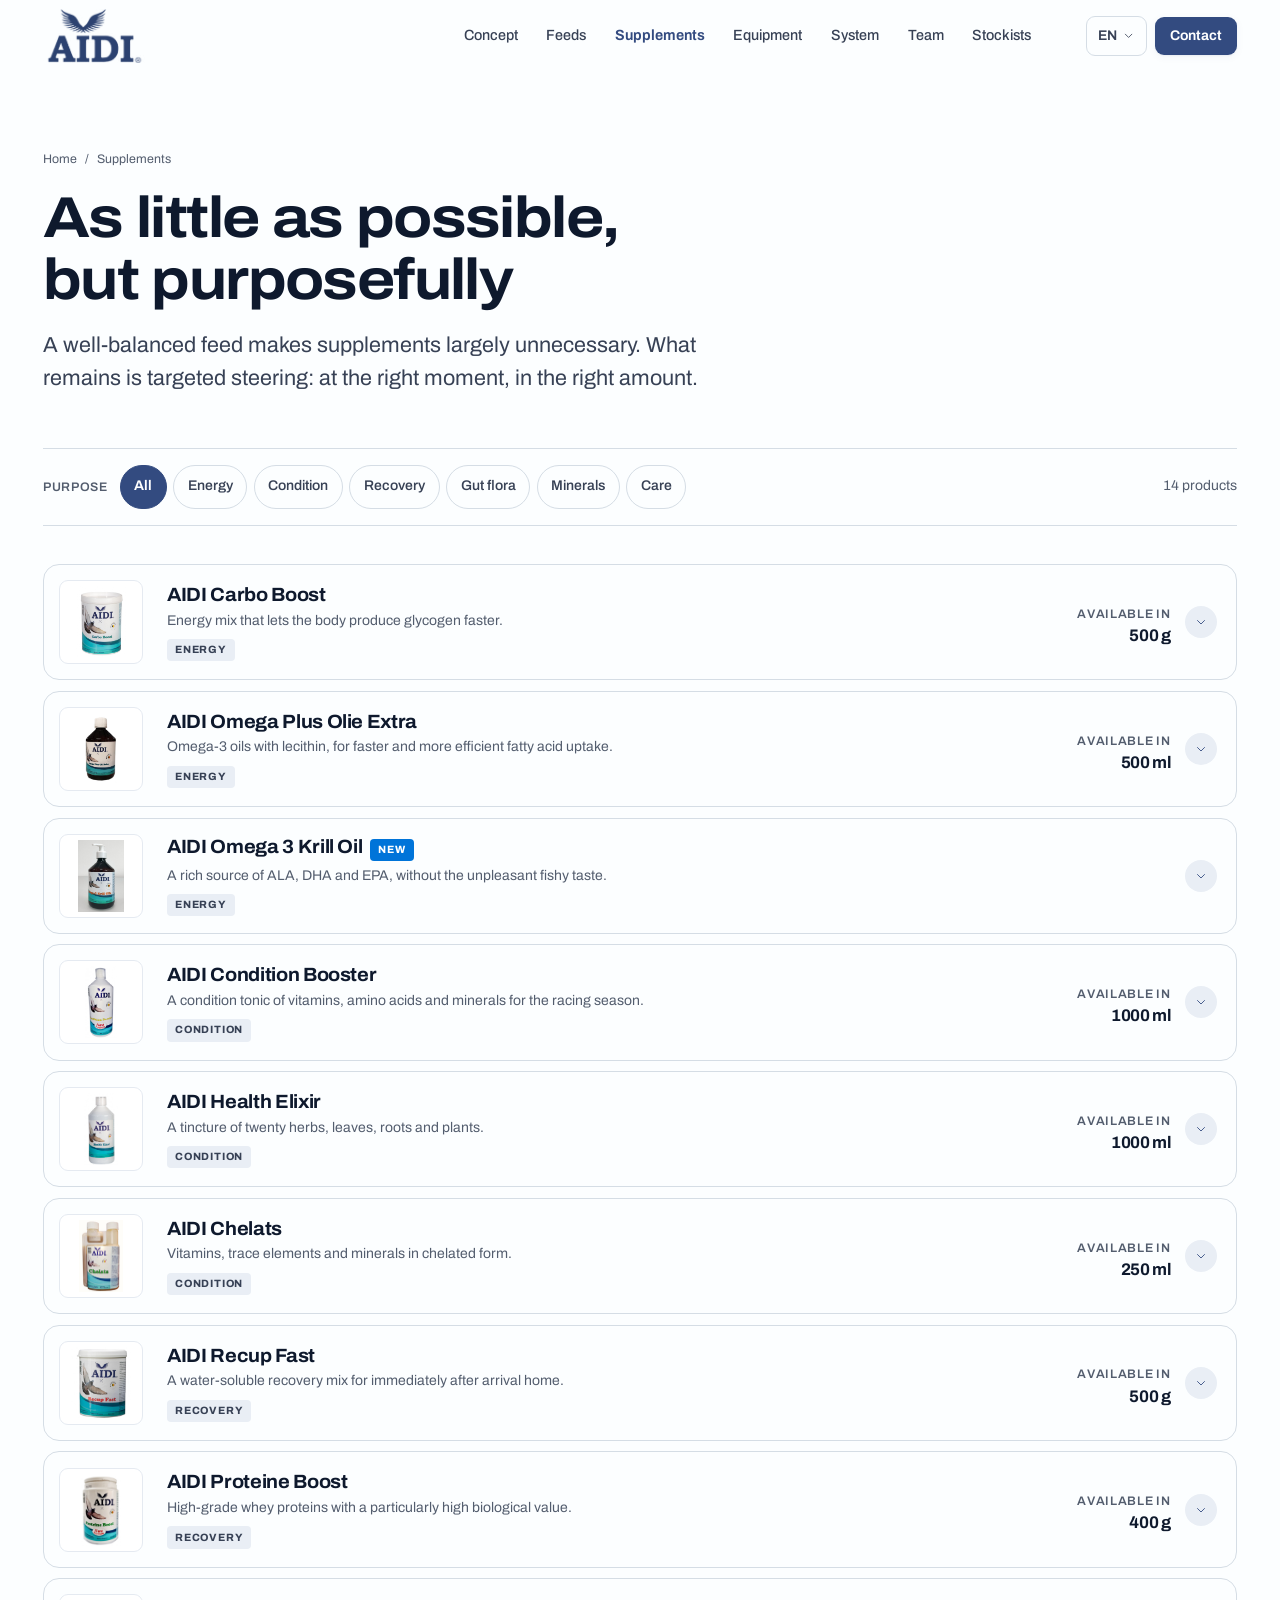
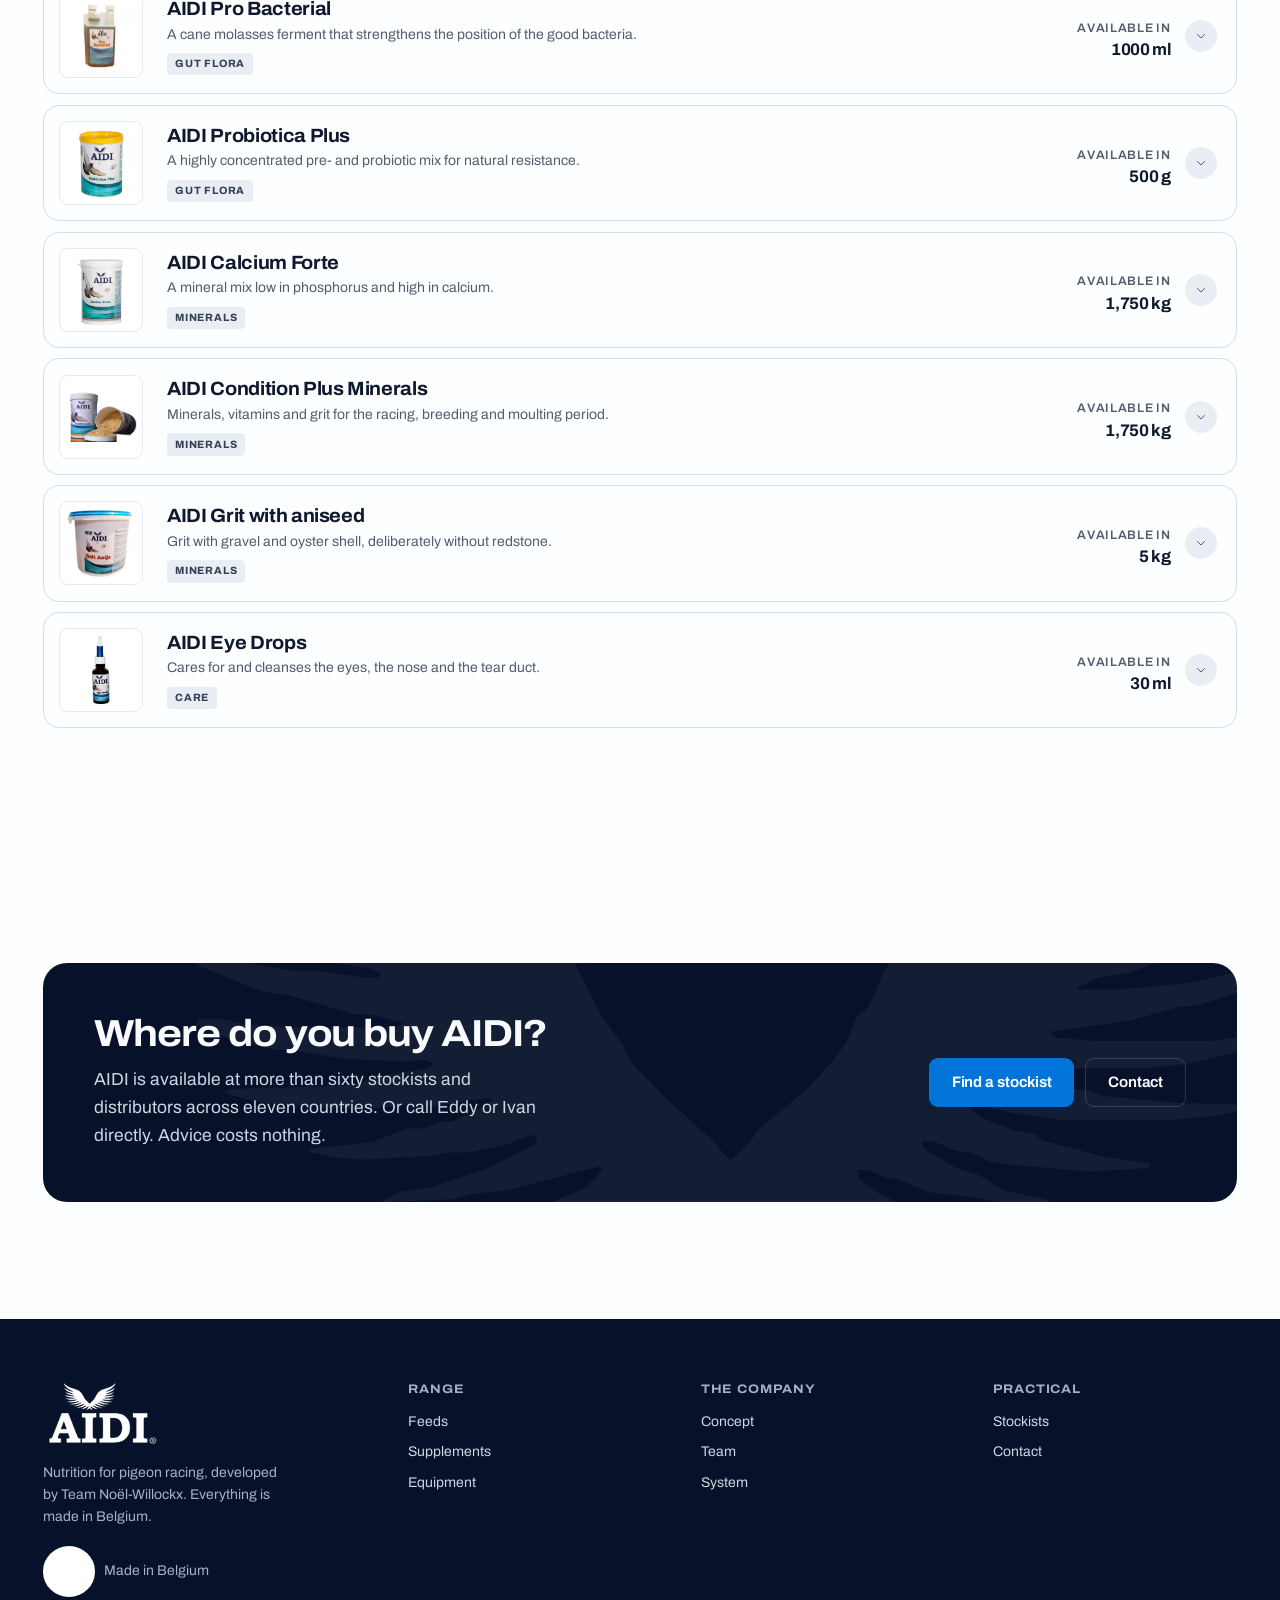
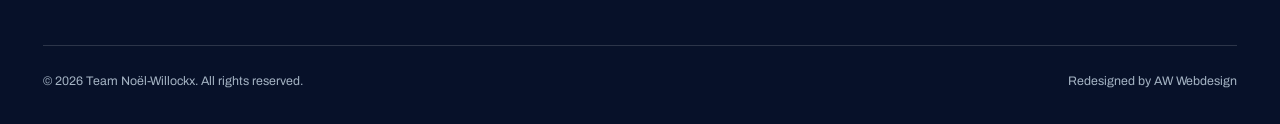
<file: supplementen.html>
<!doctype html>
<html lang="nl" class="no-js">
<head>
<meta charset="utf-8">
<meta name="viewport" content="width=device-width, initial-scale=1">
<title>Supplementen: veertien producten voor conditie, herstel en darmflora | AIDI</title>
<meta name="description" content="Veertien AIDI-supplementen: energie, conditie, herstel, darmflora, mineralen en verzorging. Met volledige gebruiksaanwijzing per product.">
<meta name="theme-color" content="#1a2642">
<link rel="icon" href="assets/brand/favicon-32.png" sizes="32x32">
<link rel="apple-touch-icon" href="assets/brand/apple-touch-icon.png">
<link rel="preconnect" href="https://fonts.googleapis.com">
<link rel="preconnect" href="https://fonts.gstatic.com" crossorigin>
<link rel="stylesheet" href="https://fonts.googleapis.com/css2?family=Archivo:wdth,wght@62..125,100..900&display=swap">
<link rel="stylesheet" href="style.css?v=59a3466c">
<script>document.documentElement.className = 'js';</script>
</head>
<body data-page="supplementen">
<a class="skip-link" href="#main" data-i18n="ui.skip">Ga naar hoofdinhoud</a>

  <header class="masthead">
    <div class="wrap masthead__bar">
      <a class="brand" href="index.html">
        <img src="assets/brand/logo-aidi.png" alt="AIDI" width="433" height="225">
        <span class="brand__sub" data-i18n="ui.tagline">Voeding voor duivensport</span>
      </a>

      <nav class="nav" aria-label="Hoofdnavigatie">
        <ul class="nav__list">
            <li><a class="nav__link" href="concept.html" data-i18n="nav.concept">Concept</a></li>
            <li><a class="nav__link" href="voeders.html" data-i18n="nav.voeders">Voeders</a></li>
            <li><a class="nav__link" href="supplementen.html" aria-current="page" data-i18n="nav.supplementen">Supplementen</a></li>
            <li><a class="nav__link" href="equipment.html" data-i18n="nav.equipment">Equipment</a></li>
            <li><a class="nav__link" href="systeem.html" data-i18n="nav.systeem">Systeem</a></li>
            <li><a class="nav__link" href="team.html" data-i18n="nav.team">Team</a></li>
            <li><a class="nav__link" href="verkooppunten.html" data-i18n="nav.verkooppunten">Verkooppunten</a></li>
        </ul>
      </nav>

      <div class="masthead__end">
        <div class="lang">
          <button type="button" class="lang__toggle" aria-expanded="false" aria-haspopup="true">
            <span class="visually-hidden" data-i18n="ui.language">Taal</span>
            <span class="lang__current">NL</span>
            <svg viewBox="0 0 24 24" fill="none" stroke="currentColor" stroke-width="1.75" stroke-linecap="round" stroke-linejoin="round" aria-hidden="true"><path d="M5 9l7 7 7-7"/></svg>
          </button>
          <div class="lang__menu" role="menu" hidden>
              <button type="button" class="lang__option" data-lang="nl" lang="nl" aria-current="true"><span class="lang__code">NL</span>Nederlands</button>
              <button type="button" class="lang__option" data-lang="fr" lang="fr" aria-current="false"><span class="lang__code">FR</span>Français</button>
              <button type="button" class="lang__option" data-lang="en" lang="en" aria-current="false"><span class="lang__code">EN</span>English</button>
              <button type="button" class="lang__option" data-lang="de" lang="de" aria-current="false"><span class="lang__code">DE</span>Deutsch</button>
              <button type="button" class="lang__option" data-lang="zh" lang="zh-Hans" aria-current="false"><span class="lang__code">ZH</span>中文</button>
          </div>
        </div>
        <a class="btn btn--primary btn--sm" href="contact.html" data-i18n="nav.contact">Contact</a>
        <button type="button" class="burger" aria-expanded="false" aria-controls="drawer" aria-label="Menu"><span></span></button>
      </div>
    </div>
  </header>

  <div class="drawer" id="drawer" hidden>
    <nav aria-label="Mobiele navigatie">
      <div class="drawer__list">
          <a class="drawer__link" href="concept.html"><span data-i18n="nav.concept">Concept</span><svg viewBox="0 0 24 24" fill="none" stroke="currentColor" stroke-width="1.75" stroke-linecap="round" stroke-linejoin="round" aria-hidden="true"><path d="M4 12h15M13 6l6 6-6 6"/></svg></a>
          <a class="drawer__link" href="voeders.html"><span data-i18n="nav.voeders">Voeders</span><svg viewBox="0 0 24 24" fill="none" stroke="currentColor" stroke-width="1.75" stroke-linecap="round" stroke-linejoin="round" aria-hidden="true"><path d="M4 12h15M13 6l6 6-6 6"/></svg></a>
          <a class="drawer__link" href="supplementen.html" aria-current="page"><span data-i18n="nav.supplementen">Supplementen</span><svg viewBox="0 0 24 24" fill="none" stroke="currentColor" stroke-width="1.75" stroke-linecap="round" stroke-linejoin="round" aria-hidden="true"><path d="M4 12h15M13 6l6 6-6 6"/></svg></a>
          <a class="drawer__link" href="equipment.html"><span data-i18n="nav.equipment">Equipment</span><svg viewBox="0 0 24 24" fill="none" stroke="currentColor" stroke-width="1.75" stroke-linecap="round" stroke-linejoin="round" aria-hidden="true"><path d="M4 12h15M13 6l6 6-6 6"/></svg></a>
          <a class="drawer__link" href="systeem.html"><span data-i18n="nav.systeem">Systeem</span><svg viewBox="0 0 24 24" fill="none" stroke="currentColor" stroke-width="1.75" stroke-linecap="round" stroke-linejoin="round" aria-hidden="true"><path d="M4 12h15M13 6l6 6-6 6"/></svg></a>
          <a class="drawer__link" href="team.html"><span data-i18n="nav.team">Team</span><svg viewBox="0 0 24 24" fill="none" stroke="currentColor" stroke-width="1.75" stroke-linecap="round" stroke-linejoin="round" aria-hidden="true"><path d="M4 12h15M13 6l6 6-6 6"/></svg></a>
          <a class="drawer__link" href="verkooppunten.html"><span data-i18n="nav.verkooppunten">Verkooppunten</span><svg viewBox="0 0 24 24" fill="none" stroke="currentColor" stroke-width="1.75" stroke-linecap="round" stroke-linejoin="round" aria-hidden="true"><path d="M4 12h15M13 6l6 6-6 6"/></svg></a>
      </div>
    </nav>
    <div class="drawer__foot">
      <a class="btn btn--primary" href="verkooppunten.html" data-i18n="ui.findDealer">Vind een verkooppunt</a>
      <a class="btn btn--outline" href="contact.html" data-i18n="nav.contact">Contact</a>
    </div>
  </div>

<main id="main">
  <section class="pagehead">
    <div class="wrap">
      <nav class="crumbs" aria-label="Kruimelpad">
        <a href="index.html" data-i18n="ui.home">Home</a>
        <span aria-hidden="true">/</span>
        <span data-i18n="nav.supplementen">Supplementen</span>
      </nav>
      <h1 class="rv-mask"><span data-i18n="supplementen.h1">Zo weinig mogelijk, doch doelgericht</span></h1>
      <p data-i18n="supplementen.lede" class="lede">Een goed uitgebalanceerd voer maakt supplementen grotendeels overbodig. Wat overblijft is gericht bijsturen: op het juiste moment, met de juiste hoeveelheid.</p>
    </div>
  </section>

  <section class="section section--flush-top">
    <div class="wrap">
      <div class="filters" data-filters="supp-list">
        
        <div class="filters__group" role="group" aria-label="Doel" data-i18n-attr="aria-label:supplementen.filterGroup">
          <span class="field-label filters__label" data-i18n="supplementen.filterGroup">Doel</span>
          <button type="button" class="chip" data-facet="group" data-value="" aria-pressed="true" data-i18n="ui.all">Alles</button>
          <button type="button" class="chip" data-facet="group" data-value="energie" aria-pressed="false" data-i18n="group.energie">Energie</button>
          <button type="button" class="chip" data-facet="group" data-value="conditie" aria-pressed="false" data-i18n="group.conditie">Conditie</button>
          <button type="button" class="chip" data-facet="group" data-value="herstel" aria-pressed="false" data-i18n="group.herstel">Herstel</button>
          <button type="button" class="chip" data-facet="group" data-value="darmflora" aria-pressed="false" data-i18n="group.darmflora">Darmflora</button>
          <button type="button" class="chip" data-facet="group" data-value="mineralen" aria-pressed="false" data-i18n="group.mineralen">Mineralen</button>
          <button type="button" class="chip" data-facet="group" data-value="verzorging" aria-pressed="false" data-i18n="group.verzorging">Verzorging</button>
        </div>
        
        <span class="filters__count" data-count role="status" aria-live="polite"></span>
        <button type="button" class="btn btn--outline btn--sm" data-filter-reset hidden data-i18n="ui.reset">Filters wissen</button>
      </div>
      <div class="rows rows--simple" id="supp-list" data-stagger>
        <details class="row" id="aidi-carbo-boost" data-group="energie" data-rise>
          <summary class="row__summary">
            <span class="row__thumb row__thumb--pack"><img src="assets/products/aidi-carbo-boost.jpg" alt="" loading="lazy" decoding="async" width="700" height="700"></span>
            <span class="row__main">
              <h2 class="row__name">
                <span data-i18n="p.aidi-carbo-boost.name">AIDI Carbo Boost</span>
                
              </h2>
              <span class="row__tag" data-i18n="p.aidi-carbo-boost.tag">Energiemix die het organisme sneller glycogeen laat aanmaken.</span>
              <span class="tags"><span class="badge badge--phase" data-i18n="group.energie">Energie</span></span>
            </span>
            <span class="row__end">
              <span class="row__kcal">
                <span class="field-label" data-i18n="ui.available">Verkrijgbaar in</span><b>500 g</b>
              </span>
              <span class="row__chevron"><svg viewBox="0 0 24 24" fill="none" stroke="currentColor" stroke-width="1.75" stroke-linecap="round" stroke-linejoin="round" aria-hidden="true"><path d="M5 9l7 7 7-7"/></svg></span>
            </span>
          </summary>
          <div class="row__detail">
            <div class="row__detail-grid">
              <div>
                <div class="detail-block prose" data-i18n-paras="p.aidi-carbo-boost.desc">
                  <p>Een wetenschappelijk uitgebalanceerde hoogwaardige energiemix die zorgt voor een prima werking van de spieren. De unieke samenstelling laat het organisme sneller glycogeen aanmaken, waardoor duiven langer aan een hogere snelheid kunnen vliegen.</p>
                  <p>De toegevoegde antioxidanten, vitamines en elektrolyten zorgen respectievelijk voor ondersteuning van het immuunsysteem, een betere stressbestendigheid en een betere regeling van de waterhuishouding tijdens transport, trainingen en wedstrijden.</p>
                </div>
                <div class="detail-block" data-usage-block>
                  <h3 data-i18n="ui.usage">Gebruiksaanwijzing</h3>
                  <ul class="usage" data-i18n-items="p.aidi-carbo-boost.use">
                    <li>1 maatje (10 g) 1 maal per dag mengen met 600 g voer. Bevochtig het voer eerst met AIDI Omega Plus Olie Extra.</li>
                    <li>Tijdens het vluchtseizoen: 1 à 2 dagen voor de inkorving.</li>
                    <li>Om duiven beter en intenser te laten trainen: 3-5 dagen na elkaar, samen met AIDI Condition Booster.</li>
                  </ul>
                </div>
                
              </div>
              <div>
                
                <div class="detail-block">
                  <h3 data-i18n="ui.available">Verkrijgbaar in</h3>
                  <div class="tags"><span class="badge badge--phase">500 g</span></div>
                </div>
                
                <div class="detail-block">
                  <a class="arrow-link" href="verkooppunten.html"><span data-i18n="ui.findDealer">Vind een verkooppunt</span><svg viewBox="0 0 24 24" fill="none" stroke="currentColor" stroke-width="1.75" stroke-linecap="round" stroke-linejoin="round" aria-hidden="true"><path d="M4 12h15M13 6l6 6-6 6"/></svg></a>
                </div>
              </div>
            </div>
          </div>
        </details>
        <details class="row" id="aidi-omega-plus-olie-extra" data-group="energie" data-rise>
          <summary class="row__summary">
            <span class="row__thumb row__thumb--pack"><img src="assets/products/aidi-omega-plus-olie-extra.jpg" alt="" loading="lazy" decoding="async" width="700" height="700"></span>
            <span class="row__main">
              <h2 class="row__name">
                <span data-i18n="p.aidi-omega-plus-olie-extra.name">AIDI Omega Plus Olie Extra</span>
                
              </h2>
              <span class="row__tag" data-i18n="p.aidi-omega-plus-olie-extra.tag">Omega-3 oliën met lecithine, voor een snellere en efficiëntere vetzuuropname.</span>
              <span class="tags"><span class="badge badge--phase" data-i18n="group.energie">Energie</span></span>
            </span>
            <span class="row__end">
              <span class="row__kcal">
                <span class="field-label" data-i18n="ui.available">Verkrijgbaar in</span><b>500 ml</b>
              </span>
              <span class="row__chevron"><svg viewBox="0 0 24 24" fill="none" stroke="currentColor" stroke-width="1.75" stroke-linecap="round" stroke-linejoin="round" aria-hidden="true"><path d="M5 9l7 7 7-7"/></svg></span>
            </span>
          </summary>
          <div class="row__detail">
            <div class="row__detail-grid">
              <div>
                <div class="detail-block prose" data-i18n-paras="p.aidi-omega-plus-olie-extra.desc">
                  <p>Dagelijks gebruik verbetert de omega 3-6 verhouding van het voer aanzienlijk, wat zorgt voor een betere gezondheid en conditie. De toegevoegde lecithine zorgt voor een snellere, hogere en efficiëntere opname van deze vetzuren in het lichaam, waardoor duiven zonder problemen vaker en meer wedstrijdkilometers kunnen vliegen.</p>
                  <p>Lecithine beïnvloedt bovendien de werking van de hersenen en het oriënteringsvermogen positief. Het resultaat is daarnaast een bijzonder strak en glad verenpak.</p>
                </div>
                <div class="detail-block" data-usage-block>
                  <h3 data-i18n="ui.usage">Gebruiksaanwijzing</h3>
                  <ul class="usage" data-i18n-items="p.aidi-omega-plus-olie-extra.use">
                    <li>Het hele jaar door, tijdens kweek, rui en vooral het vliegseizoen: 1 maal per dag 5 ml door 1 kg voer mengen, bij voorkeur 's avonds.</li>
                    <li>Ook perfect te gebruiken om andere supplementen in poedervorm aan het voer te laten kleven.</li>
                    <li>Flink schudden voor gebruik. Tip: meng de olie 's morgens door het voer voor het avondeten, zodat ze voldoende kan intrekken.</li>
                  </ul>
                </div>
                
              </div>
              <div>
                
                <div class="detail-block">
                  <h3 data-i18n="ui.available">Verkrijgbaar in</h3>
                  <div class="tags"><span class="badge badge--phase">500 ml</span></div>
                </div>
                
                <div class="detail-block">
                  <a class="arrow-link" href="verkooppunten.html"><span data-i18n="ui.findDealer">Vind een verkooppunt</span><svg viewBox="0 0 24 24" fill="none" stroke="currentColor" stroke-width="1.75" stroke-linecap="round" stroke-linejoin="round" aria-hidden="true"><path d="M4 12h15M13 6l6 6-6 6"/></svg></a>
                </div>
              </div>
            </div>
          </div>
        </details>
        <details class="row" id="aidi-omega-3-krill-olie" data-group="energie" data-rise>
          <summary class="row__summary">
            <span class="row__thumb row__thumb--pack"><img src="assets/products/aidi-omega-3-krill-olie-nieuw.jpg" alt="" loading="lazy" decoding="async" width="700" height="700"></span>
            <span class="row__main">
              <h2 class="row__name">
                <span data-i18n="p.aidi-omega-3-krill-olie.name">AIDI Omega 3 Krill Olie</span>
                <span class="badge badge--new" data-i18n="ui.new">Nieuw</span>
              </h2>
              <span class="row__tag" data-i18n="p.aidi-omega-3-krill-olie.tag">Rijke bron van ALA, DHA en EPA, zonder de vervelende vissmaak.</span>
              <span class="tags"><span class="badge badge--phase" data-i18n="group.energie">Energie</span></span>
            </span>
            <span class="row__end">
              <span class="row__kcal">
                
              </span>
              <span class="row__chevron"><svg viewBox="0 0 24 24" fill="none" stroke="currentColor" stroke-width="1.75" stroke-linecap="round" stroke-linejoin="round" aria-hidden="true"><path d="M5 9l7 7 7-7"/></svg></span>
            </span>
          </summary>
          <div class="row__detail">
            <div class="row__detail-grid">
              <div>
                <div class="detail-block prose" data-i18n-paras="p.aidi-omega-3-krill-olie.desc">
                  <p>Vetzuren maken de hoofdmoot uit van de energievoorziening van een duif. Een efficiëntere verbranding reduceert de hoeveelheid afvalstoffen gevoelig, en dat is precies waar omega-3 het verschil maakt.</p>
                  <p>AIDI Omega 3 Krill Olie is een rijke bron van hoogwaardig ALA (alfa-linoleenzuur), DHA (docosahexaeenzuur) en EPA (eicosapentaeenzuur). Alle voordelen van de perfecte omega-3 balans, zonder de vervelende vissmaak.</p>
                </div>
                <div class="detail-block" data-usage-block>
                  <h3 data-i18n="ui.usage">Gebruiksaanwijzing</h3>
                  <ul class="usage" data-i18n-items="p.aidi-omega-3-krill-olie.use">
                    <li>Vastzittende duiven, duiven die niet aan wedstrijden deelnemen en gedurende de winter: dagelijks 5 ml per 600 g voer.</li>
                    <li>Wedstrijdduiven van 1 tot 3 uur vliegen: 5 ml per 600 g voer, 1 dag voor en op de dag van inkorving.</li>
                    <li>Moeten er meer vlieguren gevlogen worden, dan blijft AIDI Omega Plus Olie aanbevolen.</li>
                  </ul>
                </div>
                
              </div>
              <div>
                
                
                
                <div class="detail-block">
                  <a class="arrow-link" href="verkooppunten.html"><span data-i18n="ui.findDealer">Vind een verkooppunt</span><svg viewBox="0 0 24 24" fill="none" stroke="currentColor" stroke-width="1.75" stroke-linecap="round" stroke-linejoin="round" aria-hidden="true"><path d="M4 12h15M13 6l6 6-6 6"/></svg></a>
                </div>
              </div>
            </div>
          </div>
        </details>
        <details class="row" id="aidi-condition-booster" data-group="conditie" data-rise>
          <summary class="row__summary">
            <span class="row__thumb row__thumb--pack"><img src="assets/products/aidi-condition-booster.jpg" alt="" loading="lazy" decoding="async" width="700" height="700"></span>
            <span class="row__main">
              <h2 class="row__name">
                <span data-i18n="p.aidi-condition-booster.name">AIDI Condition Booster</span>
                
              </h2>
              <span class="row__tag" data-i18n="p.aidi-condition-booster.tag">Conditietonic van vitamines, aminozuren en mineralen voor het vliegseizoen.</span>
              <span class="tags"><span class="badge badge--phase" data-i18n="group.conditie">Conditie</span></span>
            </span>
            <span class="row__end">
              <span class="row__kcal">
                <span class="field-label" data-i18n="ui.available">Verkrijgbaar in</span><b>1000 ml</b>
              </span>
              <span class="row__chevron"><svg viewBox="0 0 24 24" fill="none" stroke="currentColor" stroke-width="1.75" stroke-linecap="round" stroke-linejoin="round" aria-hidden="true"><path d="M5 9l7 7 7-7"/></svg></span>
            </span>
          </summary>
          <div class="row__detail">
            <div class="row__detail-grid">
              <div>
                <div class="detail-block prose" data-i18n-paras="p.aidi-condition-booster.desc">
                  <p>Activeert de stofwisseling, zorgt voor een groter uithoudingsvermogen en een betere zuurstofopname, en ondersteunt het spierstelsel.</p>
                  <p>Zorgt bovendien voor een prima conditie en de opbouw van meer energie en energiereserves, waardoor de vluchtprestaties verbeteren. De werking is verhoogd bij gelijktijdige toediening met AIDI Carbo Boost.</p>
                </div>
                <div class="detail-block" data-usage-block>
                  <h3 data-i18n="ui.usage">Gebruiksaanwijzing</h3>
                  <ul class="usage" data-i18n-items="p.aidi-condition-booster.use">
                    <li>30 ml per kg volledig diervoeder, of 10 ml per liter drinkwater.</li>
                    <li>Vluchtseizoen: de dag voor inkorving, en bij thuiskomst samen met AIDI Recup Fast voor een supersnel herstel.</li>
                    <li>Bij slecht trainen door mindere conditie: 2-5 dagen samen met AIDI Carbo Boost.</li>
                    <li>Tijdens het kweekseizoen: 3-5 dagen bij de overgang van kropmelk naar vast voer.</li>
                    <li>Tijdens de rui: 1 maal per week; verduisterde en bijgelichte duiven 2 maal per week.</li>
                  </ul>
                </div>
                
              </div>
              <div>
                
                <div class="detail-block">
                  <h3 data-i18n="ui.available">Verkrijgbaar in</h3>
                  <div class="tags"><span class="badge badge--phase">1000 ml</span></div>
                </div>
                
                <div class="detail-block">
                  <a class="arrow-link" href="verkooppunten.html"><span data-i18n="ui.findDealer">Vind een verkooppunt</span><svg viewBox="0 0 24 24" fill="none" stroke="currentColor" stroke-width="1.75" stroke-linecap="round" stroke-linejoin="round" aria-hidden="true"><path d="M4 12h15M13 6l6 6-6 6"/></svg></a>
                </div>
              </div>
            </div>
          </div>
        </details>
        <details class="row" id="aidi-health-elixir" data-group="conditie" data-rise>
          <summary class="row__summary">
            <span class="row__thumb row__thumb--pack"><img src="assets/products/aidi-health-elixir.jpg" alt="" loading="lazy" decoding="async" width="700" height="700"></span>
            <span class="row__main">
              <h2 class="row__name">
                <span data-i18n="p.aidi-health-elixir.name">AIDI Health Elixir</span>
                
              </h2>
              <span class="row__tag" data-i18n="p.aidi-health-elixir.tag">Tinctuur van twintig kruiden, bladeren, wortels en planten.</span>
              <span class="tags"><span class="badge badge--phase" data-i18n="group.conditie">Conditie</span></span>
            </span>
            <span class="row__end">
              <span class="row__kcal">
                <span class="field-label" data-i18n="ui.available">Verkrijgbaar in</span><b>1000 ml</b>
              </span>
              <span class="row__chevron"><svg viewBox="0 0 24 24" fill="none" stroke="currentColor" stroke-width="1.75" stroke-linecap="round" stroke-linejoin="round" aria-hidden="true"><path d="M5 9l7 7 7-7"/></svg></span>
            </span>
          </summary>
          <div class="row__detail">
            <div class="row__detail-grid">
              <div>
                <div class="detail-block prose" data-i18n-paras="p.aidi-health-elixir.desc">
                  <p>Met onder meer een antioxidante werking en ondersteuning van de bloeddoorstroming. Dat resulteert in een betere donsrui en brengt de duiven op korte tijd in topvorm.</p>
                  <p>Verhoogt de weerstand en verbetert het immuunsysteem, ondersteunt de luchtwegen, zorgt voor een hogere zuurstofopname en werkt eetlustopwekkend. Na een meerdaagse kuur hebben duiven mooi roze borstspieren, krijtwitte neuzen en oogranden.</p>
                </div>
                <div class="detail-block" data-usage-block>
                  <h3 data-i18n="ui.usage">Gebruiksaanwijzing</h3>
                  <ul class="usage" data-i18n-items="p.aidi-health-elixir.use">
                    <li>20 ml per liter water, of over 600 g voer per 20 duiven.</li>
                    <li>Ter voorbereiding van de kweek- of vliegperiode: 8 à 10 dagen voor het koppelen of de aanvang van de vluchten.</li>
                    <li>Tijdens het vluchtseizoen: 1 à 2 maal per week na de vlucht. Tijdens de rui: 3 à 4 maal per week.</li>
                  </ul>
                </div>
                
              </div>
              <div>
                
                <div class="detail-block">
                  <h3 data-i18n="ui.available">Verkrijgbaar in</h3>
                  <div class="tags"><span class="badge badge--phase">1000 ml</span></div>
                </div>
                
                <div class="detail-block">
                  <a class="arrow-link" href="verkooppunten.html"><span data-i18n="ui.findDealer">Vind een verkooppunt</span><svg viewBox="0 0 24 24" fill="none" stroke="currentColor" stroke-width="1.75" stroke-linecap="round" stroke-linejoin="round" aria-hidden="true"><path d="M4 12h15M13 6l6 6-6 6"/></svg></a>
                </div>
              </div>
            </div>
          </div>
        </details>
        <details class="row" id="aidi-chelats" data-group="conditie" data-rise>
          <summary class="row__summary">
            <span class="row__thumb row__thumb--pack"><img src="assets/products/aidi-chelats.jpg" alt="" loading="lazy" decoding="async" width="700" height="700"></span>
            <span class="row__main">
              <h2 class="row__name">
                <span data-i18n="p.aidi-chelats.name">AIDI Chelats</span>
                
              </h2>
              <span class="row__tag" data-i18n="p.aidi-chelats.tag">Vitamines, sporenelementen en mineralen in chelaatvorm.</span>
              <span class="tags"><span class="badge badge--phase" data-i18n="group.conditie">Conditie</span></span>
            </span>
            <span class="row__end">
              <span class="row__kcal">
                <span class="field-label" data-i18n="ui.available">Verkrijgbaar in</span><b>250 ml</b>
              </span>
              <span class="row__chevron"><svg viewBox="0 0 24 24" fill="none" stroke="currentColor" stroke-width="1.75" stroke-linecap="round" stroke-linejoin="round" aria-hidden="true"><path d="M5 9l7 7 7-7"/></svg></span>
            </span>
          </summary>
          <div class="row__detail">
            <div class="row__detail-grid">
              <div>
                <div class="detail-block prose" data-i18n-paras="p.aidi-chelats.desc">
                  <p>Chelaten hebben het voordeel dat ze door het lichaam volledig opgenomen worden en zo makkelijk tekorten in het voer kunnen aanvullen.</p>
                  <p>Te gebruiken bij een verminderde conditionele toestand. Het intensieve wedstrijdritme zorgt voor een verhoogde behoefte aan vitamines, mineralen en sporenelementen; regelmatig gebruik vult die aan en houdt duiven in topvorm tijdens het vliegseizoen. Ook essentieel voor de ontwikkeling van de jongen tijdens de kweek en van het nieuwe verenkleed tijdens de rui.</p>
                </div>
                <div class="detail-block" data-usage-block>
                  <h3 data-i18n="ui.usage">Gebruiksaanwijzing</h3>
                  <ul class="usage" data-i18n-items="p.aidi-chelats.use">
                    <li>Vitesse: maandelijks 10 ml op 1 kg voer, de dag voor de inkorving.</li>
                    <li>Halve fond: om de 3 weken. Zware halve fond: om de 2 weken bij wekelijks vliegen, om de 3 weken bij tweewekelijks vliegen.</li>
                    <li>Zware fond en overnachtfond: 10 ml op 1 kg voer, de dag voor de inkorving.</li>
                    <li>Na ziekte en medicatie: 2 dagen 10 ml per kg voer. Na enting: 10 ml per kg voer.</li>
                    <li>Tijdens de kweek en de rui: 1 maal per week 10 ml per kg voer.</li>
                  </ul>
                </div>
                
              </div>
              <div>
                
                <div class="detail-block">
                  <h3 data-i18n="ui.available">Verkrijgbaar in</h3>
                  <div class="tags"><span class="badge badge--phase">250 ml</span></div>
                </div>
                
                <div class="detail-block">
                  <a class="arrow-link" href="verkooppunten.html"><span data-i18n="ui.findDealer">Vind een verkooppunt</span><svg viewBox="0 0 24 24" fill="none" stroke="currentColor" stroke-width="1.75" stroke-linecap="round" stroke-linejoin="round" aria-hidden="true"><path d="M4 12h15M13 6l6 6-6 6"/></svg></a>
                </div>
              </div>
            </div>
          </div>
        </details>
        <details class="row" id="aidi-recup-fast" data-group="herstel" data-rise>
          <summary class="row__summary">
            <span class="row__thumb row__thumb--pack"><img src="assets/products/aidi-recup-fast.jpg" alt="" loading="lazy" decoding="async" width="700" height="700"></span>
            <span class="row__main">
              <h2 class="row__name">
                <span data-i18n="p.aidi-recup-fast.name">AIDI Recup Fast</span>
                
              </h2>
              <span class="row__tag" data-i18n="p.aidi-recup-fast.tag">Wateroplosbaar herstelmengsel voor onmiddellijk na thuiskomst.</span>
              <span class="tags"><span class="badge badge--phase" data-i18n="group.herstel">Herstel</span></span>
            </span>
            <span class="row__end">
              <span class="row__kcal">
                <span class="field-label" data-i18n="ui.available">Verkrijgbaar in</span><b>500 g</b>
              </span>
              <span class="row__chevron"><svg viewBox="0 0 24 24" fill="none" stroke="currentColor" stroke-width="1.75" stroke-linecap="round" stroke-linejoin="round" aria-hidden="true"><path d="M5 9l7 7 7-7"/></svg></span>
            </span>
          </summary>
          <div class="row__detail">
            <div class="row__detail-grid">
              <div>
                <div class="detail-block prose" data-i18n-paras="p.aidi-recup-fast.desc">
                  <p>Bij thuiskomst van een wedstrijd is het bijzonder belangrijk dat de duif de verbruikte reserves zo snel mogelijk kan aanvullen: enkelvoudige en meervoudige suikers, onmiddellijk beschikbare vetzuren en bouwstoffen voor eiwitten.</p>
                  <p>AIDI Recup Fast bevat die bestanddelen in de juiste verhoudingen voor een snelle recuperatie en een vlot herstel. Het is het product bij uitstek voor na de vlucht.</p>
                </div>
                <div class="detail-block" data-usage-block>
                  <h3 data-i18n="ui.usage">Gebruiksaanwijzing</h3>
                  <ul class="usage" data-i18n-items="p.aidi-recup-fast.use">
                    <li>4 maatschepjes (20 g) per liter drinkwater, onmiddellijk na thuiskomst ter beschikking stellen.</li>
                    <li>Ververs het mengsel na een half uur: door oxidatie van licht en lucht daalt de kwaliteit.</li>
                  </ul>
                </div>
                
              </div>
              <div>
                
                <div class="detail-block">
                  <h3 data-i18n="ui.available">Verkrijgbaar in</h3>
                  <div class="tags"><span class="badge badge--phase">500 g</span></div>
                </div>
                
                <div class="detail-block">
                  <a class="arrow-link" href="verkooppunten.html"><span data-i18n="ui.findDealer">Vind een verkooppunt</span><svg viewBox="0 0 24 24" fill="none" stroke="currentColor" stroke-width="1.75" stroke-linecap="round" stroke-linejoin="round" aria-hidden="true"><path d="M4 12h15M13 6l6 6-6 6"/></svg></a>
                </div>
              </div>
            </div>
          </div>
        </details>
        <details class="row" id="aidi-proteine-boost" data-group="herstel" data-rise>
          <summary class="row__summary">
            <span class="row__thumb row__thumb--pack"><img src="assets/products/aidi-proteine-boost.jpg" alt="" loading="lazy" decoding="async" width="700" height="700"></span>
            <span class="row__main">
              <h2 class="row__name">
                <span data-i18n="p.aidi-proteine-boost.name">AIDI Proteine Boost</span>
                
              </h2>
              <span class="row__tag" data-i18n="p.aidi-proteine-boost.tag">Hoogwaardige whey-eiwitten met een bijzonder hoge biologische waarde.</span>
              <span class="tags"><span class="badge badge--phase" data-i18n="group.herstel">Herstel</span></span>
            </span>
            <span class="row__end">
              <span class="row__kcal">
                <span class="field-label" data-i18n="ui.available">Verkrijgbaar in</span><b>400 g</b>
              </span>
              <span class="row__chevron"><svg viewBox="0 0 24 24" fill="none" stroke="currentColor" stroke-width="1.75" stroke-linecap="round" stroke-linejoin="round" aria-hidden="true"><path d="M5 9l7 7 7-7"/></svg></span>
            </span>
          </summary>
          <div class="row__detail">
            <div class="row__detail-grid">
              <div>
                <div class="detail-block prose" data-i18n-paras="p.aidi-proteine-boost.desc">
                  <p>Deze eiwitten worden uiterst snel door het lichaam opgenomen. Dat zorgt voor een sneller herstel na de vlucht bij duiven die gevoelig zijn voor overbelasting van de spieren, een betere groei en ontwikkeling van de jongen tijdens de kweek, en een goede opbouw van de bevedering tijdens de rui.</p>
                  <p>De toevoeging van extra mineralen helpt de natuurlijke weerstand te versterken en ondersteunt het immuunsysteem, zodat duiven in een prima gezondheid verkeren en hun prestatievermogen verhoogd wordt.</p>
                </div>
                <div class="detail-block" data-usage-block>
                  <h3 data-i18n="ui.usage">Gebruiksaanwijzing</h3>
                  <ul class="usage" data-i18n-items="p.aidi-proteine-boost.use">
                    <li>15 g (3 maatlepels) per kg volledig diervoeder. Bevochtig het voer eerst met AIDI Omega Plus Olie Extra.</li>
                    <li>Tijdens de rui en de kweekperiode: 1 à 2 maal per week.</li>
                    <li>Tijdens de overgang van kropmelk naar vast voer: 3-5 dagen.</li>
                    <li>Vluchtseizoen: na een zware vlucht 2 à 3 maaltijden. Na ziekte of enting: 2 à 3 dagen.</li>
                  </ul>
                </div>
                
              </div>
              <div>
                
                <div class="detail-block">
                  <h3 data-i18n="ui.available">Verkrijgbaar in</h3>
                  <div class="tags"><span class="badge badge--phase">400 g</span></div>
                </div>
                
                <div class="detail-block">
                  <a class="arrow-link" href="verkooppunten.html"><span data-i18n="ui.findDealer">Vind een verkooppunt</span><svg viewBox="0 0 24 24" fill="none" stroke="currentColor" stroke-width="1.75" stroke-linecap="round" stroke-linejoin="round" aria-hidden="true"><path d="M4 12h15M13 6l6 6-6 6"/></svg></a>
                </div>
              </div>
            </div>
          </div>
        </details>
        <details class="row" id="aidi-pro-bacterial" data-group="darmflora" data-rise>
          <summary class="row__summary">
            <span class="row__thumb row__thumb--pack"><img src="assets/products/aidi-pro-bacterial.jpg" alt="" loading="lazy" decoding="async" width="700" height="700"></span>
            <span class="row__main">
              <h2 class="row__name">
                <span data-i18n="p.aidi-pro-bacterial.name">AIDI Pro Bacterial</span>
                
              </h2>
              <span class="row__tag" data-i18n="p.aidi-pro-bacterial.tag">Ferment van rietsuikermelasse dat de positie van de goede bacteriën verstevigt.</span>
              <span class="tags"><span class="badge badge--phase" data-i18n="group.darmflora">Darmflora</span></span>
            </span>
            <span class="row__end">
              <span class="row__kcal">
                <span class="field-label" data-i18n="ui.available">Verkrijgbaar in</span><b>1000 ml</b>
              </span>
              <span class="row__chevron"><svg viewBox="0 0 24 24" fill="none" stroke="currentColor" stroke-width="1.75" stroke-linecap="round" stroke-linejoin="round" aria-hidden="true"><path d="M5 9l7 7 7-7"/></svg></span>
            </span>
          </summary>
          <div class="row__detail">
            <div class="row__detail-grid">
              <div>
                <div class="detail-block prose" data-i18n-paras="p.aidi-pro-bacterial.desc">
                  <p>Een goede gezondheid, immuniteit, weerstand en vitaliteit begint bij een goede darmflora. Onevenwichtige of vervuilde voeding in de reismanden, vuil drinkwater tijdens transport, stress, het gebruik van antibiotica en vermoeidheid door te zware vluchten verstoren het evenwicht tussen goede en slechte bacteriën.</p>
                  <p>AIDI Pro Bacterial zorgt voor een betere vertering van het voedsel en een hogere opname van voedingsstoffen, en helpt zo de natuurlijke weerstand te versterken. Duiven gaan er strakker door in de veren zitten en vertonen betere trainingsarbeid.</p>
                </div>
                <div class="detail-block" data-usage-block>
                  <h3 data-i18n="ui.usage">Gebruiksaanwijzing</h3>
                  <ul class="usage" data-i18n-items="p.aidi-pro-bacterial.use">
                    <li>Tijdens kweek, rui, vliegseizoen en rustperiode: 10 ml per liter water (dagelijks te verversen) of 10 ml over 600 g voer.</li>
                    <li>Laat stadswater goed ontluchten: het bevat chloor.</li>
                    <li>Het product kan na verloop van tijd wat beginnen vlokken. Dat is volkomen normaal en doet niets af aan de kwaliteit.</li>
                  </ul>
                </div>
                
              </div>
              <div>
                
                <div class="detail-block">
                  <h3 data-i18n="ui.available">Verkrijgbaar in</h3>
                  <div class="tags"><span class="badge badge--phase">1000 ml</span><span class="badge badge--phase">5000 ml</span></div>
                </div>
                
                <div class="detail-block">
                  <a class="arrow-link" href="verkooppunten.html"><span data-i18n="ui.findDealer">Vind een verkooppunt</span><svg viewBox="0 0 24 24" fill="none" stroke="currentColor" stroke-width="1.75" stroke-linecap="round" stroke-linejoin="round" aria-hidden="true"><path d="M4 12h15M13 6l6 6-6 6"/></svg></a>
                </div>
              </div>
            </div>
          </div>
        </details>
        <details class="row" id="aidi-probiotica-plus" data-group="darmflora" data-rise>
          <summary class="row__summary">
            <span class="row__thumb row__thumb--pack"><img src="assets/products/aidi-probiotica-plus.jpg" alt="" loading="lazy" decoding="async" width="700" height="700"></span>
            <span class="row__main">
              <h2 class="row__name">
                <span data-i18n="p.aidi-probiotica-plus.name">AIDI Probiotica Plus</span>
                
              </h2>
              <span class="row__tag" data-i18n="p.aidi-probiotica-plus.tag">Hoog geconcentreerde pre- en probioticamix voor natuurlijke weerstand.</span>
              <span class="tags"><span class="badge badge--phase" data-i18n="group.darmflora">Darmflora</span></span>
            </span>
            <span class="row__end">
              <span class="row__kcal">
                <span class="field-label" data-i18n="ui.available">Verkrijgbaar in</span><b>500 g</b>
              </span>
              <span class="row__chevron"><svg viewBox="0 0 24 24" fill="none" stroke="currentColor" stroke-width="1.75" stroke-linecap="round" stroke-linejoin="round" aria-hidden="true"><path d="M5 9l7 7 7-7"/></svg></span>
            </span>
          </summary>
          <div class="row__detail">
            <div class="row__detail-grid">
              <div>
                <div class="detail-block prose" data-i18n-paras="p.aidi-probiotica-plus.desc">
                  <p>Bevordert en stimuleert een goede darmflora, helpt de natuurlijke weerstand te versterken en speelt een rol bij de ziekteafweer.</p>
                  <p>De hoge concentratie lactobacillen nestelt en vermeerdert zich in de slijmvliezen van de dunne darm en bevordert zo de vertering van de voedingsstoffen. Dat resulteert in een uitstekende vitaliteit, gezondheid en een zijdezacht verenkleed.</p>
                </div>
                <div class="detail-block" data-usage-block>
                  <h3 data-i18n="ui.usage">Gebruiksaanwijzing</h3>
                  <ul class="usage" data-i18n-items="p.aidi-probiotica-plus.use">
                    <li>3 maatlepels (15 g) mengen met 1 kg voer. Bevochtig het voer eerst met AIDI Omega Plus Olie Extra.</li>
                    <li>Tijdens het vluchtseizoen: 1 dag voor de inkorving, ter bevordering van de conditie.</li>
                    <li>Tijdens de rui- en kweekperiode: 2 maal per week.</li>
                    <li>Na een antibioticakuur of enting: 3 dagen, 1 maal per dag.</li>
                  </ul>
                </div>
                
              </div>
              <div>
                
                <div class="detail-block">
                  <h3 data-i18n="ui.available">Verkrijgbaar in</h3>
                  <div class="tags"><span class="badge badge--phase">500 g</span></div>
                </div>
                
                <div class="detail-block">
                  <a class="arrow-link" href="verkooppunten.html"><span data-i18n="ui.findDealer">Vind een verkooppunt</span><svg viewBox="0 0 24 24" fill="none" stroke="currentColor" stroke-width="1.75" stroke-linecap="round" stroke-linejoin="round" aria-hidden="true"><path d="M4 12h15M13 6l6 6-6 6"/></svg></a>
                </div>
              </div>
            </div>
          </div>
        </details>
        <details class="row" id="aidi-calcium-forte" data-group="mineralen" data-rise>
          <summary class="row__summary">
            <span class="row__thumb row__thumb--pack"><img src="assets/products/aidi-calcium-forte.jpg" alt="" loading="lazy" decoding="async" width="700" height="700"></span>
            <span class="row__main">
              <h2 class="row__name">
                <span data-i18n="p.aidi-calcium-forte.name">AIDI Calcium Forte</span>
                
              </h2>
              <span class="row__tag" data-i18n="p.aidi-calcium-forte.tag">Mineralenmengsel met weinig fosfor en een hoog calciumgehalte.</span>
              <span class="tags"><span class="badge badge--phase" data-i18n="group.mineralen">Mineralen</span></span>
            </span>
            <span class="row__end">
              <span class="row__kcal">
                <span class="field-label" data-i18n="ui.available">Verkrijgbaar in</span><b>1,750 kg</b>
              </span>
              <span class="row__chevron"><svg viewBox="0 0 24 24" fill="none" stroke="currentColor" stroke-width="1.75" stroke-linecap="round" stroke-linejoin="round" aria-hidden="true"><path d="M5 9l7 7 7-7"/></svg></span>
            </span>
          </summary>
          <div class="row__detail">
            <div class="row__detail-grid">
              <div>
                <div class="detail-block prose" data-i18n-paras="p.aidi-calcium-forte.desc">
                  <p>Bevat alle mineralen, sporenelementen en aminozuren om tekorten in het voer op te vangen tijdens het vliegseizoen, de kweek en de ruiperiode. Het lage fosfor- en hoge calciumgehalte zorgt voor een hoge opneembaarheid.</p>
                  <p>Zorgt voor een beter functioneren van de stofwisseling tijdens zware inspanningen zoals wedstrijden, de opfok van jongen en het wisselen van het verenkleed, en verbetert de kweek- en vliegprestaties aanzienlijk. Door de geschikte structuur wordt het graag door duiven opgenomen.</p>
                </div>
                <div class="detail-block" data-usage-block>
                  <h3 data-i18n="ui.usage">Gebruiksaanwijzing</h3>
                  <ul class="usage" data-i18n-items="p.aidi-calcium-forte.use">
                    <li>1,5 g per duif per dag, in kleine potjes op het hok beschikbaar stellen.</li>
                    <li>Van het koppelen tot aan het leggen van de eieren: dagelijks.</li>
                    <li>Tijdens de opgroeiperiode van de jongen: 3 maal per week.</li>
                    <li>Tijdens het vluchtseizoen: 1 maal per week, 3 dagen voor de inkorving. In de ruiperiode: 3 maal per week.</li>
                  </ul>
                </div>
                
              </div>
              <div>
                
                <div class="detail-block">
                  <h3 data-i18n="ui.available">Verkrijgbaar in</h3>
                  <div class="tags"><span class="badge badge--phase">1,750 kg</span><span class="badge badge--phase">10 kg</span></div>
                </div>
                
                <div class="detail-block">
                  <a class="arrow-link" href="verkooppunten.html"><span data-i18n="ui.findDealer">Vind een verkooppunt</span><svg viewBox="0 0 24 24" fill="none" stroke="currentColor" stroke-width="1.75" stroke-linecap="round" stroke-linejoin="round" aria-hidden="true"><path d="M4 12h15M13 6l6 6-6 6"/></svg></a>
                </div>
              </div>
            </div>
          </div>
        </details>
        <details class="row" id="aidi-condition-plus-minerals" data-group="mineralen" data-rise>
          <summary class="row__summary">
            <span class="row__thumb row__thumb--pack"><img src="assets/products/aidi-condition-plus-minerals.jpg" alt="" loading="lazy" decoding="async" width="700" height="700"></span>
            <span class="row__main">
              <h2 class="row__name">
                <span data-i18n="p.aidi-condition-plus-minerals.name">AIDI Condition Plus Minerals</span>
                
              </h2>
              <span class="row__tag" data-i18n="p.aidi-condition-plus-minerals.tag">Mineralen, vitamines en grit voor vlieg-, kweek- en ruiperiode.</span>
              <span class="tags"><span class="badge badge--phase" data-i18n="group.mineralen">Mineralen</span></span>
            </span>
            <span class="row__end">
              <span class="row__kcal">
                <span class="field-label" data-i18n="ui.available">Verkrijgbaar in</span><b>1,750 kg</b>
              </span>
              <span class="row__chevron"><svg viewBox="0 0 24 24" fill="none" stroke="currentColor" stroke-width="1.75" stroke-linecap="round" stroke-linejoin="round" aria-hidden="true"><path d="M5 9l7 7 7-7"/></svg></span>
            </span>
          </summary>
          <div class="row__detail">
            <div class="row__detail-grid">
              <div>
                <div class="detail-block prose" data-i18n-paras="p.aidi-condition-plus-minerals.desc">
                  <p>Ontwikkeld op basis van de nieuwste wetenschappelijke kennis over het voeren van duiven: een mix van verschillende mineralen en vitamines die duiven graag eten. Het bevat alles wat onze atleten nodig hebben voor het kweken en voor topprestaties tijdens de wedstrijden.</p>
                  <p>Het hoge calciumgehalte in verhouding tot fosfor en de aanwezige grit zorgen voor een zeer goede vertering van het voer. Zo worden de tekortkomingen in de voeding op de juiste manier aangevuld.</p>
                </div>
                <div class="detail-block" data-usage-block>
                  <h3 data-i18n="ui.usage">Gebruiksaanwijzing</h3>
                  <ul class="usage" data-i18n-items="p.aidi-condition-plus-minerals.use">
                    <li>2,5 g per duif per dag, in kleine potjes op het hok beschikbaar stellen. Het hele jaar door 2 à 3 keer per week.</li>
                    <li>Meng er wat snoepzaad door voordat u het aan de duiven geeft.</li>
                    <li>Vluchtseizoen: 2 dagen vóór de inkorving en bij terugkomst van de vlucht.</li>
                    <li>Kweekperiode: tijdens het broeden 2 maal per week; zijn de jongen 4-5 dagen oud, dan dagelijks. Ruiperiode: 2 maal per week.</li>
                  </ul>
                </div>
                
              </div>
              <div>
                
                <div class="detail-block">
                  <h3 data-i18n="ui.available">Verkrijgbaar in</h3>
                  <div class="tags"><span class="badge badge--phase">1,750 kg</span><span class="badge badge--phase">10 kg</span></div>
                </div>
                
                <div class="detail-block">
                  <a class="arrow-link" href="verkooppunten.html"><span data-i18n="ui.findDealer">Vind een verkooppunt</span><svg viewBox="0 0 24 24" fill="none" stroke="currentColor" stroke-width="1.75" stroke-linecap="round" stroke-linejoin="round" aria-hidden="true"><path d="M4 12h15M13 6l6 6-6 6"/></svg></a>
                </div>
              </div>
            </div>
          </div>
        </details>
        <details class="row" id="aidi-grit-met-anijs" data-group="mineralen" data-rise>
          <summary class="row__summary">
            <span class="row__thumb row__thumb--pack"><img src="assets/products/aidi-grit-met-anijs.jpg" alt="" loading="lazy" decoding="async" width="700" height="700"></span>
            <span class="row__main">
              <h2 class="row__name">
                <span data-i18n="p.aidi-grit-met-anijs.name">AIDI Grit met anijs</span>
                
              </h2>
              <span class="row__tag" data-i18n="p.aidi-grit-met-anijs.tag">Grit met kiezel en oesterschelpen, bewust zonder roodsteen.</span>
              <span class="tags"><span class="badge badge--phase" data-i18n="group.mineralen">Mineralen</span></span>
            </span>
            <span class="row__end">
              <span class="row__kcal">
                <span class="field-label" data-i18n="ui.available">Verkrijgbaar in</span><b>5 kg</b>
              </span>
              <span class="row__chevron"><svg viewBox="0 0 24 24" fill="none" stroke="currentColor" stroke-width="1.75" stroke-linecap="round" stroke-linejoin="round" aria-hidden="true"><path d="M5 9l7 7 7-7"/></svg></span>
            </span>
          </summary>
          <div class="row__detail">
            <div class="row__detail-grid">
              <div>
                <div class="detail-block prose" data-i18n-paras="p.aidi-grit-met-anijs.desc">
                  <p>Grit zijn de tanden van onze duiven: hoe beter het voer vermalen wordt, hoe meer voedingsstoffen eruit gehaald worden. Kiezel en oesterschelpen blijven langere tijd in de maag aanwezig en helpen daar het voer vermalen, wat de opname van voedingsstoffen vergroot. In de meeste gritsoorten op de markt zitten die nauwelijks, omdat ze relatief duur zijn.</p>
                  <p>Roodsteen wordt daarentegen mee vermalen met het voer en levert niets op. Duiven blijven ervan eten om calcium op te nemen, maar door de verkeerde calcium-fosforverhouding neemt het duivenlichaam die calcium niet op. Van onze grit met anijs hebben duiven maar heel weinig nodig. Dat is volkomen normaal.</p>
                </div>
                <div class="detail-block" data-usage-block>
                  <h3 data-i18n="ui.usage">Gebruiksaanwijzing</h3>
                  <ul class="usage" data-i18n-items="p.aidi-grit-met-anijs.use">
                    <li>Dagelijks een heel kleine hoeveelheid vers in een potje ter beschikking stellen van de duiven.</li>
                  </ul>
                </div>
                
              </div>
              <div>
                
                <div class="detail-block">
                  <h3 data-i18n="ui.available">Verkrijgbaar in</h3>
                  <div class="tags"><span class="badge badge--phase">5 kg</span><span class="badge badge--phase">10 kg</span></div>
                </div>
                
                <div class="detail-block">
                  <a class="arrow-link" href="verkooppunten.html"><span data-i18n="ui.findDealer">Vind een verkooppunt</span><svg viewBox="0 0 24 24" fill="none" stroke="currentColor" stroke-width="1.75" stroke-linecap="round" stroke-linejoin="round" aria-hidden="true"><path d="M4 12h15M13 6l6 6-6 6"/></svg></a>
                </div>
              </div>
            </div>
          </div>
        </details>
        <details class="row" id="aidi-eye-drops" data-group="verzorging" data-rise>
          <summary class="row__summary">
            <span class="row__thumb row__thumb--pack"><img src="assets/products/aidi-eye-drops.jpg" alt="" loading="lazy" decoding="async" width="700" height="700"></span>
            <span class="row__main">
              <h2 class="row__name">
                <span data-i18n="p.aidi-eye-drops.name">AIDI Eye Drops</span>
                
              </h2>
              <span class="row__tag" data-i18n="p.aidi-eye-drops.tag">Verzorgt en reinigt de ogen, de neus en het traankanaal.</span>
              <span class="tags"><span class="badge badge--phase" data-i18n="group.verzorging">Verzorging</span></span>
            </span>
            <span class="row__end">
              <span class="row__kcal">
                <span class="field-label" data-i18n="ui.available">Verkrijgbaar in</span><b>30 ml</b>
              </span>
              <span class="row__chevron"><svg viewBox="0 0 24 24" fill="none" stroke="currentColor" stroke-width="1.75" stroke-linecap="round" stroke-linejoin="round" aria-hidden="true"><path d="M5 9l7 7 7-7"/></svg></span>
            </span>
          </summary>
          <div class="row__detail">
            <div class="row__detail-grid">
              <div>
                <div class="detail-block prose" data-i18n-paras="p.aidi-eye-drops.desc">
                  <p>Voor een perfect verzorgende en reinigende werking van ogen, neus en traankanaal. AIDI Eye Drops voorkomen en verzachten tevens irritaties van het oogvlies en hebben een herstellende werking.</p>
                </div>
                <div class="detail-block" data-usage-block>
                  <h3 data-i18n="ui.usage">Gebruiksaanwijzing</h3>
                  <ul class="usage" data-i18n-items="p.aidi-eye-drops.use">
                    <li>1 druppel in elk oog voor de inkorving en na de wedstrijd.</li>
                    <li>Bij irritatie of ontsteking van het oogvlies: 3 tot 5 keer per dag 1 druppel in elk oog.</li>
                  </ul>
                </div>
                
              </div>
              <div>
                
                <div class="detail-block">
                  <h3 data-i18n="ui.available">Verkrijgbaar in</h3>
                  <div class="tags"><span class="badge badge--phase">30 ml</span></div>
                </div>
                
                <div class="detail-block">
                  <a class="arrow-link" href="verkooppunten.html"><span data-i18n="ui.findDealer">Vind een verkooppunt</span><svg viewBox="0 0 24 24" fill="none" stroke="currentColor" stroke-width="1.75" stroke-linecap="round" stroke-linejoin="round" aria-hidden="true"><path d="M4 12h15M13 6l6 6-6 6"/></svg></a>
                </div>
              </div>
            </div>
          </div>
        </details>
      </div>
      <div class="empty" data-empty hidden>
        <h3 data-i18n="ui.noResults">Niets gevonden</h3>
        <p data-i18n="ui.noResultsBody">Pas uw zoekopdracht of filters aan om meer resultaten te zien.</p>
        <p><button type="button" class="btn btn--outline btn--sm" data-reset data-i18n="ui.reset">Filters wissen</button></p>
      </div>
    </div>
  </section>

  <section class="section">
    <div class="wrap">
      <div class="cta on-dark" data-rise>
        <svg class="mark cta__mark" xmlns="http://www.w3.org/2000/svg" viewBox="0 0 696 384" fill="currentColor" fill-rule="evenodd" aria-hidden="true"><path d="M25.5 21.0 L24.0 25.5 L29.0 39.5 L33.0 42.5 L44.0 61.5 L63.5 82.0 L82.5 97.0 L95.5 104.0 L102.5 112.0 L117.5 118.0 L135.0 129.5 L134.5 131.0 L130.5 131.0 L116.5 127.0 L103.5 123.0 L94.5 117.0 L75.5 112.0 L46.5 95.0 L35.5 86.0 L31.5 85.0 L30.0 87.5 L32.0 91.5 L48.5 109.0 L55.5 113.0 L68.5 126.0 L84.5 134.0 L96.5 143.0 L114.5 150.0 L139.0 163.5 L138.5 165.0 L133.5 165.0 L101.5 159.0 L87.5 155.0 L77.5 149.0 L54.5 144.0 L46.5 140.0 L44.0 140.5 L45.0 144.5 L56.5 149.0 L66.5 158.0 L104.5 176.0 L110.5 177.0 L120.5 183.0 L132.5 187.0 L150.5 190.0 L155.0 193.5 L153.5 195.0 L144.5 195.0 L117.5 191.0 L103.5 191.0 L56.5 183.0 L44.5 180.0 L40.5 177.0 L37.5 177.0 L36.0 179.5 L48.5 188.0 L85.5 203.0 L100.5 205.0 L138.5 216.0 L151.5 217.0 L168.0 221.5 L164.5 224.0 L102.5 224.0 L75.5 222.0 L61.5 219.0 L48.5 219.0 L47.0 222.5 L67.5 231.0 L93.5 237.0 L102.5 237.0 L131.5 242.0 L169.5 244.0 L181.5 243.0 L186.0 245.5 L182.5 248.0 L156.5 252.0 L135.5 258.0 L66.5 260.0 L64.0 262.5 L85.5 268.0 L127.5 271.0 L154.5 271.0 L169.5 269.0 L185.5 270.0 L218.5 265.0 L220.0 266.5 L213.5 271.0 L196.5 279.0 L190.5 279.0 L179.5 283.0 L170.5 283.0 L149.5 291.0 L119.5 294.0 L113.5 295.0 L113.0 296.5 L129.5 300.0 L145.5 301.0 L183.5 299.0 L192.5 297.0 L206.5 297.0 L229.5 292.0 L240.5 287.0 L245.5 287.0 L246.0 289.5 L243.5 293.0 L215.5 307.0 L184.5 317.0 L165.5 320.0 L154.5 326.0 L197.5 324.0 L208.5 321.0 L228.5 319.0 L282.5 305.0 L284.0 306.5 L283.0 308.5 L274.5 317.0 L248.5 329.0 L243.5 334.0 L225.5 337.0 L213.5 342.0 L199.5 345.0 L196.0 347.5 L196.5 350.0 L201.5 351.0 L217.5 350.0 L282.5 336.0 L301.5 327.0 L307.5 326.0 L307.0 332.5 L288.5 349.0 L258.5 365.0 L253.5 366.0 L254.5 369.0 L270.5 368.0 L293.5 362.0 L301.5 357.0 L318.5 352.0 L326.5 345.0 L340.5 338.0 L342.0 343.5 L336.0 356.5 L336.0 360.5 L321.0 375.5 L322.5 378.0 L344.5 370.0 L357.5 362.0 L377.5 373.0 L383.5 374.0 L388.5 378.0 L393.5 378.0 L394.0 376.5 L382.0 363.5 L380.0 357.5 L375.0 353.5 L373.0 345.5 L374.5 339.0 L380.5 340.0 L398.5 354.0 L409.5 356.0 L416.5 361.0 L438.5 368.0 L459.5 371.0 L460.5 369.0 L448.5 364.0 L439.5 356.0 L430.5 354.0 L422.5 345.0 L412.0 337.5 L409.0 329.5 L410.5 328.0 L413.5 328.0 L430.5 337.0 L468.5 345.0 L473.5 348.0 L488.5 352.0 L508.5 355.0 L516.5 354.0 L515.5 351.0 L509.5 348.0 L472.5 336.0 L462.5 329.0 L445.5 321.0 L433.0 311.5 L432.5 307.0 L438.5 307.0 L450.5 312.0 L455.5 312.0 L473.5 320.0 L501.5 323.0 L548.5 333.0 L567.5 333.0 L566.5 330.0 L551.5 328.0 L541.5 324.0 L517.5 319.0 L503.5 310.0 L490.5 306.0 L473.5 296.0 L470.0 291.5 L471.5 290.0 L478.5 291.0 L490.5 296.0 L499.5 297.0 L509.5 302.0 L521.5 304.0 L569.5 308.0 L602.5 306.0 L604.0 304.5 L601.5 303.0 L578.5 300.0 L540.5 290.0 L535.5 286.0 L523.5 284.0 L505.5 277.0 L497.0 270.5 L503.5 269.0 L523.5 274.0 L551.5 278.0 L613.5 278.0 L638.5 276.0 L652.5 273.0 L655.0 271.5 L654.5 269.0 L617.5 268.0 L575.5 264.0 L567.5 261.0 L553.5 259.0 L538.5 254.0 L531.0 249.5 L538.5 248.0 L599.5 248.0 L626.5 245.0 L663.5 236.0 L671.0 230.5 L670.5 229.0 L660.5 229.0 L639.5 232.0 L571.5 232.0 L548.5 230.0 L545.0 226.5 L591.5 220.0 L620.5 212.0 L631.5 211.0 L662.5 201.0 L674.5 192.0 L680.0 190.5 L679.5 189.0 L675.5 189.0 L672.5 191.0 L647.5 193.0 L627.5 198.0 L585.5 202.0 L561.5 202.0 L561.0 200.5 L573.5 195.0 L591.5 192.0 L617.5 182.0 L625.5 177.0 L643.5 172.0 L678.0 149.5 L677.5 148.0 L673.5 148.0 L662.5 155.0 L648.5 157.0 L600.5 171.0 L580.5 173.0 L578.0 170.5 L598.5 160.0 L615.5 155.0 L625.5 147.0 L645.5 139.0 L651.5 132.0 L663.5 125.0 L672.5 115.0 L677.5 112.0 L689.0 98.5 L690.5 94.0 L687.5 94.0 L682.5 100.0 L677.5 101.0 L662.5 112.0 L651.5 116.0 L645.5 121.0 L617.5 128.0 L591.5 139.0 L581.5 139.0 L581.0 137.5 L599.5 126.0 L607.5 124.0 L619.5 115.0 L629.5 111.0 L635.5 104.0 L646.5 99.0 L658.5 86.0 L664.5 83.0 L671.0 73.5 L683.0 62.5 L696.0 42.5 L695.5 32.0 L683.5 45.0 L671.5 53.0 L663.5 62.0 L646.5 71.0 L641.5 72.0 L632.5 79.0 L614.5 86.0 L602.5 88.0 L590.5 96.0 L586.5 96.0 L568.5 104.0 L556.5 106.0 L530.5 116.0 L517.5 124.0 L503.5 129.0 L479.5 148.0 L468.0 161.5 L448.0 191.5 L442.0 206.5 L438.0 213.5 L432.0 218.5 L427.0 231.5 L420.0 241.5 L403.5 260.0 L374.5 284.0 L371.0 289.5 L359.5 301.0 L357.5 301.0 L349.0 290.5 L319.5 264.0 L300.0 243.5 L296.0 234.5 L283.0 216.5 L258.0 167.5 L239.5 143.0 L234.5 141.0 L217.5 125.0 L190.5 113.0 L178.5 105.0 L162.5 99.0 L144.5 95.0 L125.5 85.0 L104.5 78.0 L63.5 56.0 L51.5 45.0 L42.5 40.0Z"/></svg>
        <div class="cta__inner">
          <div>
            <h2 data-i18n="home.ctaTitle">Waar koopt u AIDI?</h2>
            <p data-i18n="home.ctaBody">AIDI is verkrijgbaar bij ruim zestig verkooppunten en invoerders in elf landen. Of bel Eddy of Ivan rechtstreeks. Advies kost niets.</p>
          </div>
          <div class="btn-row">
            <a class="btn btn--signal" href="verkooppunten.html" data-i18n="ui.findDealer">Vind een verkooppunt</a>
            <a class="btn btn--outline" href="contact.html" data-i18n="nav.contact">Contact</a>
          </div>
        </div>
      </div>
    </div>
  </section>
</main>

  <footer class="footer on-dark">
    <div class="wrap">
      <div class="footer__grid">
        <div class="footer__brand">
          <img src="assets/brand/logo-aidi.png" alt="AIDI" width="433" height="225">
          <p data-i18n="footer.about">Voeding voor duivensport, ontwikkeld door Team Noël-Willockx. Alles wordt in België gemaakt.</p>
          <p class="footer__made">
            <img src="assets/brand/made-in-belgium.png" alt="" width="124" height="120">
            <span data-i18n="footer.madeIn">Gemaakt in België</span>
          </p>
        </div>
        <div>
        <h2 class="footer__h" data-i18n="footer.range">Gamma</h2>
        <div class="footer__links">
          <a href="voeders.html" data-i18n="nav.voeders">Voeders</a>
          <a href="supplementen.html" data-i18n="nav.supplementen">Supplementen</a>
          <a href="equipment.html" data-i18n="nav.equipment">Equipment</a>
        </div>
      </div>
        <div>
        <h2 class="footer__h" data-i18n="footer.company">Het bedrijf</h2>
        <div class="footer__links">
          <a href="concept.html" data-i18n="nav.concept">Concept</a>
          <a href="team.html" data-i18n="nav.team">Team</a>
          <a href="systeem.html" data-i18n="nav.systeem">Systeem</a>
        </div>
      </div>
        <div>
        <h2 class="footer__h" data-i18n="footer.support">Praktisch</h2>
        <div class="footer__links">
          <a href="verkooppunten.html" data-i18n="nav.verkooppunten">Verkooppunten</a>
          <a href="contact.html" data-i18n="nav.contact">Contact</a>
        </div>
      </div>
      </div>
      <div class="footer__base">
        <span>© <span data-year>2026</span> Team Noël-Willockx. <span data-i18n="footer.rights">Alle rechten voorbehouden.</span></span>
        <span data-i18n="footer.colophon">Herontworpen door AW Webdesign</span>
      </div>
    </div>
  </footer>

<script src="data.js?v=b1173059"></script>
<script src="i18n.js?v=ec6de8d4"></script>
<script src="script.js?v=0050f4d8"></script>
</body>
</html>
</file>
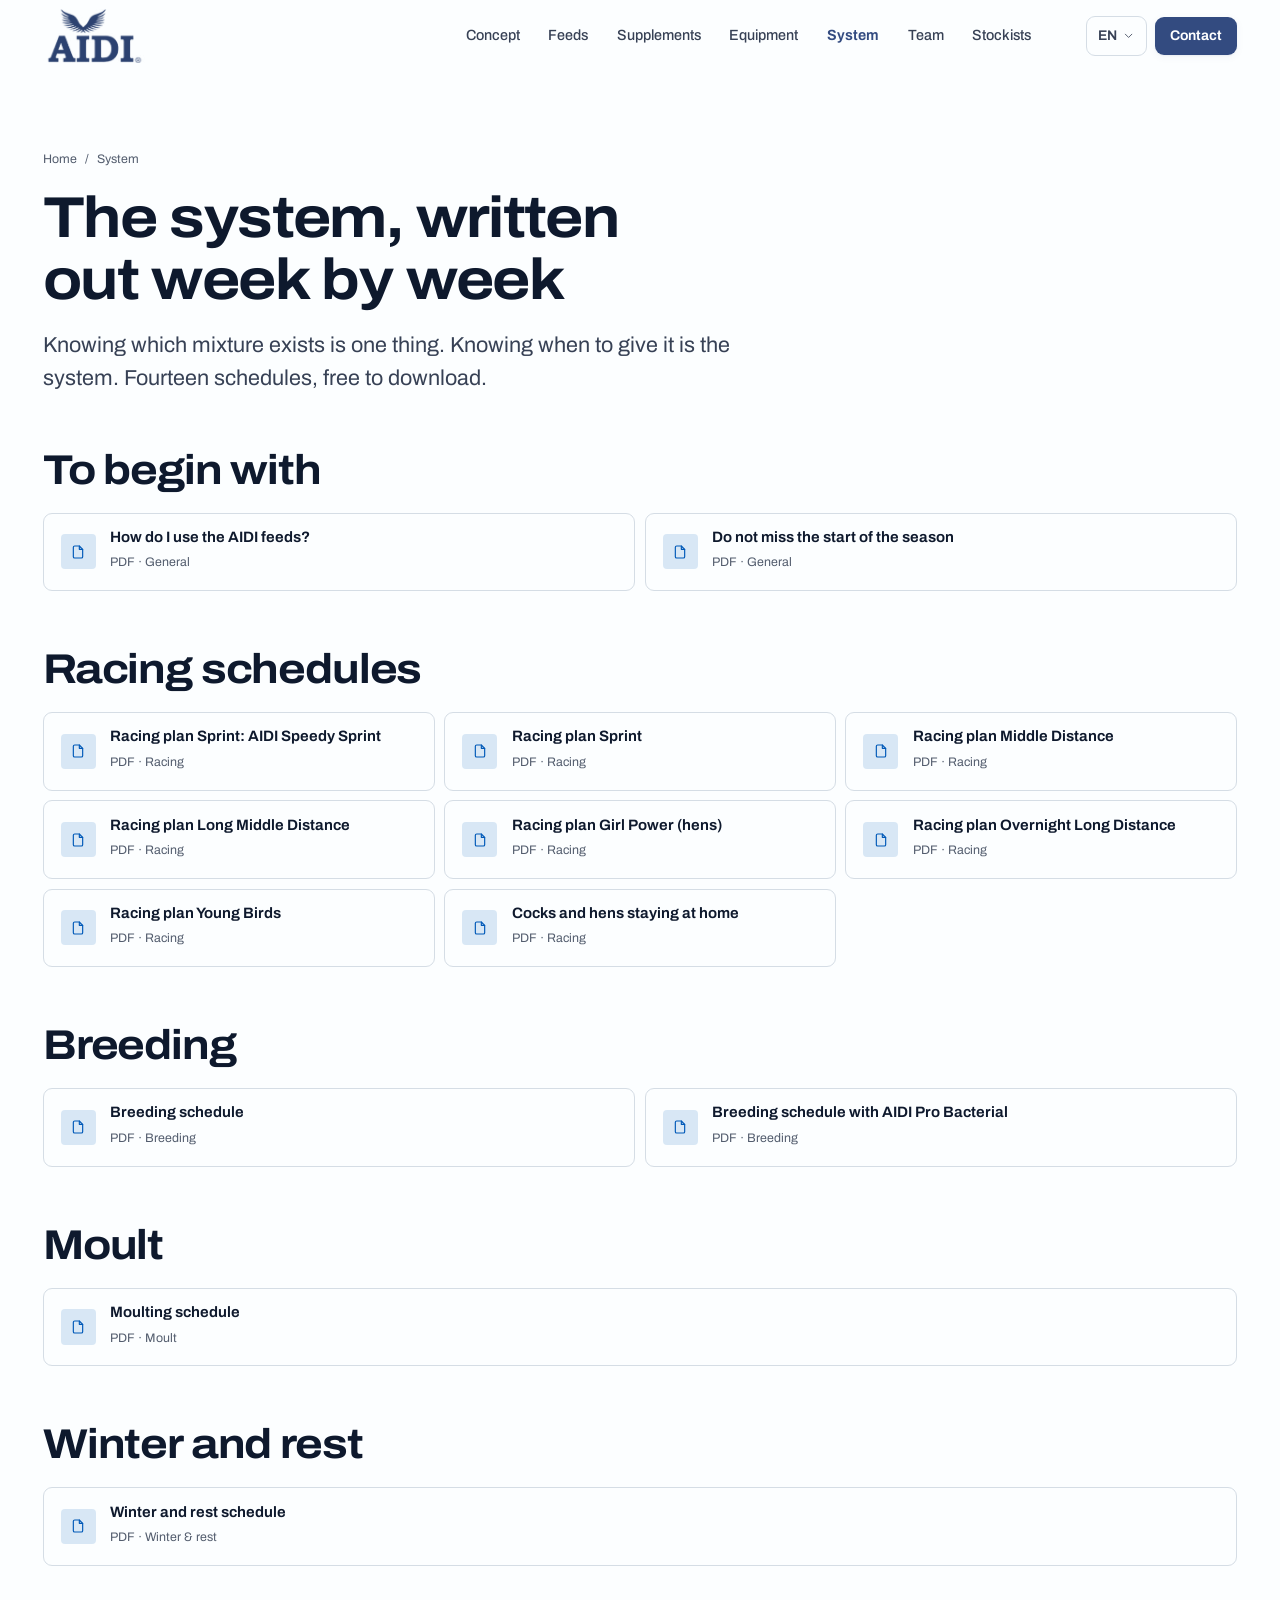
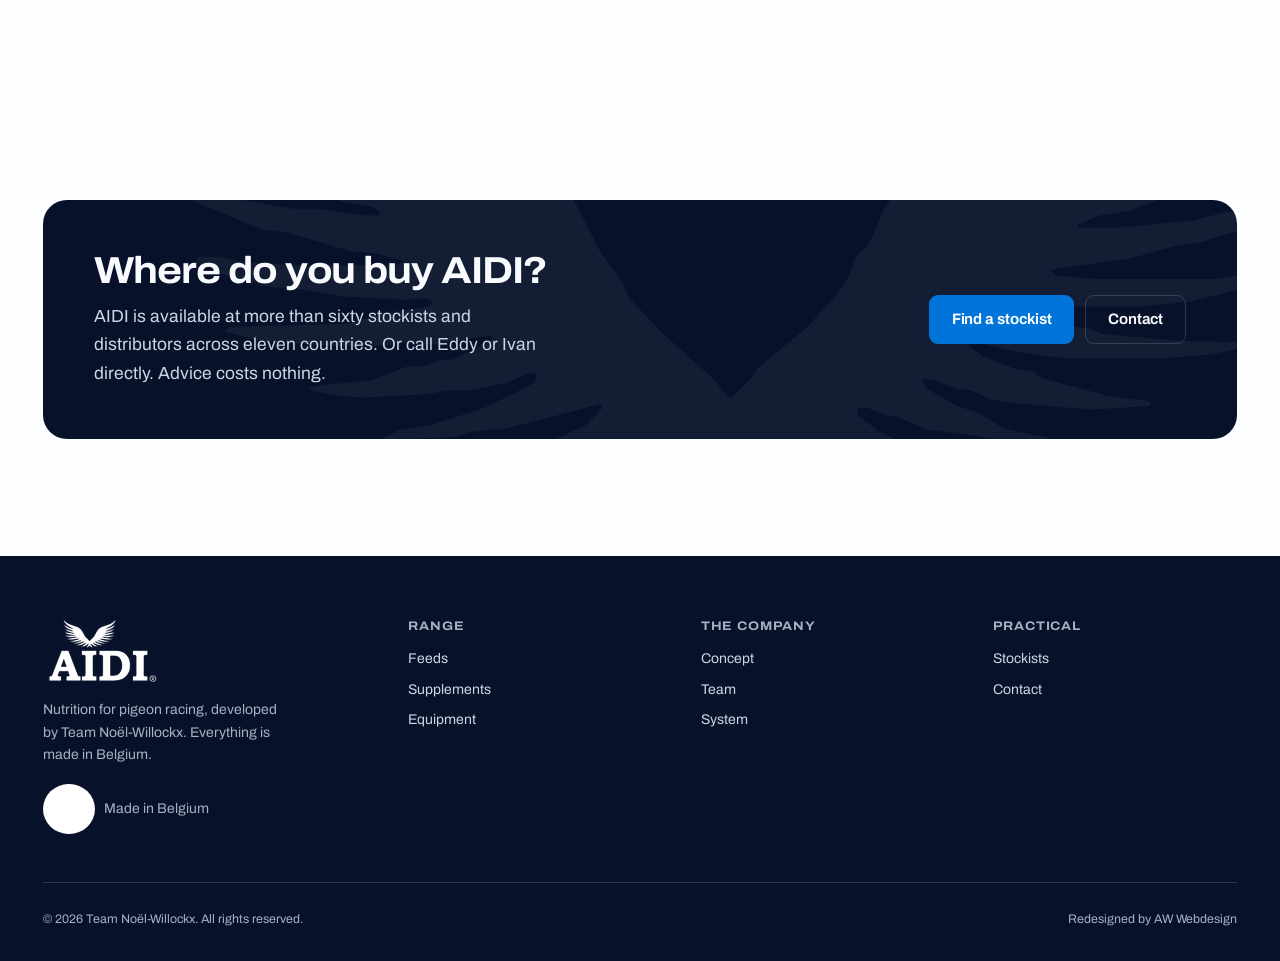
<file: systeem.html>
<!doctype html>
<html lang="nl" class="no-js">
<head>
<meta charset="utf-8">
<meta name="viewport" content="width=device-width, initial-scale=1">
<title>Het systeem: veertien vlieg-, kweek- en ruischema's | AIDI</title>
<meta name="description" content="Download de AIDI vliegplannen: snelheid, halve fond, dagfond, overnachtfond, jonge duiven, kweek, rui en winterrust. Week per week uitgeschreven.">
<meta name="theme-color" content="#1a2642">
<link rel="icon" href="assets/brand/favicon-32.png" sizes="32x32">
<link rel="apple-touch-icon" href="assets/brand/apple-touch-icon.png">
<link rel="preconnect" href="https://fonts.googleapis.com">
<link rel="preconnect" href="https://fonts.gstatic.com" crossorigin>
<link rel="stylesheet" href="https://fonts.googleapis.com/css2?family=Archivo:wdth,wght@62..125,100..900&display=swap">
<link rel="stylesheet" href="style.css?v=59a3466c">
<script>document.documentElement.className = 'js';</script>
</head>
<body data-page="systeem">
<a class="skip-link" href="#main" data-i18n="ui.skip">Ga naar hoofdinhoud</a>

  <header class="masthead">
    <div class="wrap masthead__bar">
      <a class="brand" href="index.html">
        <img src="assets/brand/logo-aidi.png" alt="AIDI" width="433" height="225">
        <span class="brand__sub" data-i18n="ui.tagline">Voeding voor duivensport</span>
      </a>

      <nav class="nav" aria-label="Hoofdnavigatie">
        <ul class="nav__list">
            <li><a class="nav__link" href="concept.html" data-i18n="nav.concept">Concept</a></li>
            <li><a class="nav__link" href="voeders.html" data-i18n="nav.voeders">Voeders</a></li>
            <li><a class="nav__link" href="supplementen.html" data-i18n="nav.supplementen">Supplementen</a></li>
            <li><a class="nav__link" href="equipment.html" data-i18n="nav.equipment">Equipment</a></li>
            <li><a class="nav__link" href="systeem.html" aria-current="page" data-i18n="nav.systeem">Systeem</a></li>
            <li><a class="nav__link" href="team.html" data-i18n="nav.team">Team</a></li>
            <li><a class="nav__link" href="verkooppunten.html" data-i18n="nav.verkooppunten">Verkooppunten</a></li>
        </ul>
      </nav>

      <div class="masthead__end">
        <div class="lang">
          <button type="button" class="lang__toggle" aria-expanded="false" aria-haspopup="true">
            <span class="visually-hidden" data-i18n="ui.language">Taal</span>
            <span class="lang__current">NL</span>
            <svg viewBox="0 0 24 24" fill="none" stroke="currentColor" stroke-width="1.75" stroke-linecap="round" stroke-linejoin="round" aria-hidden="true"><path d="M5 9l7 7 7-7"/></svg>
          </button>
          <div class="lang__menu" role="menu" hidden>
              <button type="button" class="lang__option" data-lang="nl" lang="nl" aria-current="true"><span class="lang__code">NL</span>Nederlands</button>
              <button type="button" class="lang__option" data-lang="fr" lang="fr" aria-current="false"><span class="lang__code">FR</span>Français</button>
              <button type="button" class="lang__option" data-lang="en" lang="en" aria-current="false"><span class="lang__code">EN</span>English</button>
              <button type="button" class="lang__option" data-lang="de" lang="de" aria-current="false"><span class="lang__code">DE</span>Deutsch</button>
              <button type="button" class="lang__option" data-lang="zh" lang="zh-Hans" aria-current="false"><span class="lang__code">ZH</span>中文</button>
          </div>
        </div>
        <a class="btn btn--primary btn--sm" href="contact.html" data-i18n="nav.contact">Contact</a>
        <button type="button" class="burger" aria-expanded="false" aria-controls="drawer" aria-label="Menu"><span></span></button>
      </div>
    </div>
  </header>

  <div class="drawer" id="drawer" hidden>
    <nav aria-label="Mobiele navigatie">
      <div class="drawer__list">
          <a class="drawer__link" href="concept.html"><span data-i18n="nav.concept">Concept</span><svg viewBox="0 0 24 24" fill="none" stroke="currentColor" stroke-width="1.75" stroke-linecap="round" stroke-linejoin="round" aria-hidden="true"><path d="M4 12h15M13 6l6 6-6 6"/></svg></a>
          <a class="drawer__link" href="voeders.html"><span data-i18n="nav.voeders">Voeders</span><svg viewBox="0 0 24 24" fill="none" stroke="currentColor" stroke-width="1.75" stroke-linecap="round" stroke-linejoin="round" aria-hidden="true"><path d="M4 12h15M13 6l6 6-6 6"/></svg></a>
          <a class="drawer__link" href="supplementen.html"><span data-i18n="nav.supplementen">Supplementen</span><svg viewBox="0 0 24 24" fill="none" stroke="currentColor" stroke-width="1.75" stroke-linecap="round" stroke-linejoin="round" aria-hidden="true"><path d="M4 12h15M13 6l6 6-6 6"/></svg></a>
          <a class="drawer__link" href="equipment.html"><span data-i18n="nav.equipment">Equipment</span><svg viewBox="0 0 24 24" fill="none" stroke="currentColor" stroke-width="1.75" stroke-linecap="round" stroke-linejoin="round" aria-hidden="true"><path d="M4 12h15M13 6l6 6-6 6"/></svg></a>
          <a class="drawer__link" href="systeem.html" aria-current="page"><span data-i18n="nav.systeem">Systeem</span><svg viewBox="0 0 24 24" fill="none" stroke="currentColor" stroke-width="1.75" stroke-linecap="round" stroke-linejoin="round" aria-hidden="true"><path d="M4 12h15M13 6l6 6-6 6"/></svg></a>
          <a class="drawer__link" href="team.html"><span data-i18n="nav.team">Team</span><svg viewBox="0 0 24 24" fill="none" stroke="currentColor" stroke-width="1.75" stroke-linecap="round" stroke-linejoin="round" aria-hidden="true"><path d="M4 12h15M13 6l6 6-6 6"/></svg></a>
          <a class="drawer__link" href="verkooppunten.html"><span data-i18n="nav.verkooppunten">Verkooppunten</span><svg viewBox="0 0 24 24" fill="none" stroke="currentColor" stroke-width="1.75" stroke-linecap="round" stroke-linejoin="round" aria-hidden="true"><path d="M4 12h15M13 6l6 6-6 6"/></svg></a>
      </div>
    </nav>
    <div class="drawer__foot">
      <a class="btn btn--primary" href="verkooppunten.html" data-i18n="ui.findDealer">Vind een verkooppunt</a>
      <a class="btn btn--outline" href="contact.html" data-i18n="nav.contact">Contact</a>
    </div>
  </div>

<main id="main">
  <section class="pagehead">
    <div class="wrap">
      <nav class="crumbs" aria-label="Kruimelpad">
        <a href="index.html" data-i18n="ui.home">Home</a>
        <span aria-hidden="true">/</span>
        <span data-i18n="nav.systeem">Systeem</span>
      </nav>
      <h1 class="rv-mask"><span data-i18n="systeem.h1">Het systeem, week per week uitgeschreven</span></h1>
      <p data-i18n="systeem.lede" class="lede">Weten welke mengeling bestaat is één ding. Weten wanneer u ze geeft, is het systeem. Veertien schema's, gratis te downloaden.</p>
    </div>
  </section>

  <section class="section section--flush-top">
    <div class="wrap">
      <div class="plan-group">
        <h2 data-i18n="systeem.generalT">Om te beginnen</h2>
        <div class="plans" style="margin-top:1.25rem" data-stagger>
          <a class="plan" href="assets/plannen/optimaal-gebruik-aidi-concept.pdf" data-rise>
          <span class="plan__icon"><svg viewBox="0 0 24 24" fill="none" stroke="currentColor" stroke-width="1.75" stroke-linecap="round" stroke-linejoin="round" aria-hidden="true"><path d="M14 3H7a2 2 0 0 0-2 2v14a2 2 0 0 0 2 2h10a2 2 0 0 0 2-2V8z"/><path d="M14 3v5h5"/></svg></span>
          <span class="plan__t">
            <b data-i18n="systeem.p.optimaal-gebruik-aidi-concept">Hoe gebruik ik de AIDI voeders?</b>
            <span>PDF · <span data-i18n="phase.algemeen">Algemeen</span></span>
          </span>
        </a>
          <a class="plan" href="assets/plannen/mis-de-start-van-het-seizoen-niet.pdf" data-rise>
          <span class="plan__icon"><svg viewBox="0 0 24 24" fill="none" stroke="currentColor" stroke-width="1.75" stroke-linecap="round" stroke-linejoin="round" aria-hidden="true"><path d="M14 3H7a2 2 0 0 0-2 2v14a2 2 0 0 0 2 2h10a2 2 0 0 0 2-2V8z"/><path d="M14 3v5h5"/></svg></span>
          <span class="plan__t">
            <b data-i18n="systeem.p.mis-de-start-van-het-seizoen-niet">Mis de start van het seizoen niet</b>
            <span>PDF · <span data-i18n="phase.algemeen">Algemeen</span></span>
          </span>
        </a>
        </div>
      </div>
      <div class="plan-group">
        <h2 data-i18n="systeem.flightT">Vliegschema's</h2>
        <div class="plans" style="margin-top:1.25rem" data-stagger>
          <a class="plan" href="assets/plannen/vliegplan-snelheid-aidi-speedy-sprint.pdf" data-rise>
          <span class="plan__icon"><svg viewBox="0 0 24 24" fill="none" stroke="currentColor" stroke-width="1.75" stroke-linecap="round" stroke-linejoin="round" aria-hidden="true"><path d="M14 3H7a2 2 0 0 0-2 2v14a2 2 0 0 0 2 2h10a2 2 0 0 0 2-2V8z"/><path d="M14 3v5h5"/></svg></span>
          <span class="plan__t">
            <b data-i18n="systeem.p.vliegplan-snelheid-aidi-speedy-sprint">Vliegplan Snelheid: AIDI Speedy Sprint</b>
            <span>PDF · <span data-i18n="phase.vlucht">Vlucht</span></span>
          </span>
        </a>
          <a class="plan" href="assets/plannen/vliegplan-snelheid.pdf" data-rise>
          <span class="plan__icon"><svg viewBox="0 0 24 24" fill="none" stroke="currentColor" stroke-width="1.75" stroke-linecap="round" stroke-linejoin="round" aria-hidden="true"><path d="M14 3H7a2 2 0 0 0-2 2v14a2 2 0 0 0 2 2h10a2 2 0 0 0 2-2V8z"/><path d="M14 3v5h5"/></svg></span>
          <span class="plan__t">
            <b data-i18n="systeem.p.vliegplan-snelheid">Vliegplan Snelheid</b>
            <span>PDF · <span data-i18n="phase.vlucht">Vlucht</span></span>
          </span>
        </a>
          <a class="plan" href="assets/plannen/vliegschema-aidi-halve-fond.pdf" data-rise>
          <span class="plan__icon"><svg viewBox="0 0 24 24" fill="none" stroke="currentColor" stroke-width="1.75" stroke-linecap="round" stroke-linejoin="round" aria-hidden="true"><path d="M14 3H7a2 2 0 0 0-2 2v14a2 2 0 0 0 2 2h10a2 2 0 0 0 2-2V8z"/><path d="M14 3v5h5"/></svg></span>
          <span class="plan__t">
            <b data-i18n="systeem.p.vliegschema-aidi-halve-fond">Vliegschema Halve Fond</b>
            <span>PDF · <span data-i18n="phase.vlucht">Vlucht</span></span>
          </span>
        </a>
          <a class="plan" href="assets/plannen/vliegschema-aidi-dagfond.pdf" data-rise>
          <span class="plan__icon"><svg viewBox="0 0 24 24" fill="none" stroke="currentColor" stroke-width="1.75" stroke-linecap="round" stroke-linejoin="round" aria-hidden="true"><path d="M14 3H7a2 2 0 0 0-2 2v14a2 2 0 0 0 2 2h10a2 2 0 0 0 2-2V8z"/><path d="M14 3v5h5"/></svg></span>
          <span class="plan__t">
            <b data-i18n="systeem.p.vliegschema-aidi-dagfond">Vliegschema Dagfond</b>
            <span>PDF · <span data-i18n="phase.vlucht">Vlucht</span></span>
          </span>
        </a>
          <a class="plan" href="assets/plannen/vliegschema-aidi-girl-power.pdf" data-rise>
          <span class="plan__icon"><svg viewBox="0 0 24 24" fill="none" stroke="currentColor" stroke-width="1.75" stroke-linecap="round" stroke-linejoin="round" aria-hidden="true"><path d="M14 3H7a2 2 0 0 0-2 2v14a2 2 0 0 0 2 2h10a2 2 0 0 0 2-2V8z"/><path d="M14 3v5h5"/></svg></span>
          <span class="plan__t">
            <b data-i18n="systeem.p.vliegschema-aidi-girl-power">Vliegschema Girl Power (duivinnen)</b>
            <span>PDF · <span data-i18n="phase.vlucht">Vlucht</span></span>
          </span>
        </a>
          <a class="plan" href="assets/plannen/overnachtfond.pdf" data-rise>
          <span class="plan__icon"><svg viewBox="0 0 24 24" fill="none" stroke="currentColor" stroke-width="1.75" stroke-linecap="round" stroke-linejoin="round" aria-hidden="true"><path d="M14 3H7a2 2 0 0 0-2 2v14a2 2 0 0 0 2 2h10a2 2 0 0 0 2-2V8z"/><path d="M14 3v5h5"/></svg></span>
          <span class="plan__t">
            <b data-i18n="systeem.p.overnachtfond">Vliegschema Overnachtfond</b>
            <span>PDF · <span data-i18n="phase.vlucht">Vlucht</span></span>
          </span>
        </a>
          <a class="plan" href="assets/plannen/vliegschema-aidi-jonge-duiven.pdf" data-rise>
          <span class="plan__icon"><svg viewBox="0 0 24 24" fill="none" stroke="currentColor" stroke-width="1.75" stroke-linecap="round" stroke-linejoin="round" aria-hidden="true"><path d="M14 3H7a2 2 0 0 0-2 2v14a2 2 0 0 0 2 2h10a2 2 0 0 0 2-2V8z"/><path d="M14 3v5h5"/></svg></span>
          <span class="plan__t">
            <b data-i18n="systeem.p.vliegschema-aidi-jonge-duiven">Vliegschema Jonge Duiven</b>
            <span>PDF · <span data-i18n="phase.vlucht">Vlucht</span></span>
          </span>
        </a>
          <a class="plan" href="assets/plannen/vliegplan-thuisblijvende-doffers-duivinnen.pdf" data-rise>
          <span class="plan__icon"><svg viewBox="0 0 24 24" fill="none" stroke="currentColor" stroke-width="1.75" stroke-linecap="round" stroke-linejoin="round" aria-hidden="true"><path d="M14 3H7a2 2 0 0 0-2 2v14a2 2 0 0 0 2 2h10a2 2 0 0 0 2-2V8z"/><path d="M14 3v5h5"/></svg></span>
          <span class="plan__t">
            <b data-i18n="systeem.p.vliegplan-thuisblijvende-doffers-duivinnen">Thuisblijvende doffers en duivinnen</b>
            <span>PDF · <span data-i18n="phase.vlucht">Vlucht</span></span>
          </span>
        </a>
        </div>
      </div>
      <div class="plan-group">
        <h2 data-i18n="systeem.breedT">Kweek</h2>
        <div class="plans" style="margin-top:1.25rem" data-stagger>
          <a class="plan" href="assets/plannen/kweek.pdf" data-rise>
          <span class="plan__icon"><svg viewBox="0 0 24 24" fill="none" stroke="currentColor" stroke-width="1.75" stroke-linecap="round" stroke-linejoin="round" aria-hidden="true"><path d="M14 3H7a2 2 0 0 0-2 2v14a2 2 0 0 0 2 2h10a2 2 0 0 0 2-2V8z"/><path d="M14 3v5h5"/></svg></span>
          <span class="plan__t">
            <b data-i18n="systeem.p.kweek">Kweekschema</b>
            <span>PDF · <span data-i18n="phase.kweek">Kweek</span></span>
          </span>
        </a>
          <a class="plan" href="assets/plannen/kweekschema-met-pro-bacterial.pdf" data-rise>
          <span class="plan__icon"><svg viewBox="0 0 24 24" fill="none" stroke="currentColor" stroke-width="1.75" stroke-linecap="round" stroke-linejoin="round" aria-hidden="true"><path d="M14 3H7a2 2 0 0 0-2 2v14a2 2 0 0 0 2 2h10a2 2 0 0 0 2-2V8z"/><path d="M14 3v5h5"/></svg></span>
          <span class="plan__t">
            <b data-i18n="systeem.p.kweekschema-met-pro-bacterial">Kweekschema met AIDI Pro Bacterial</b>
            <span>PDF · <span data-i18n="phase.kweek">Kweek</span></span>
          </span>
        </a>
        </div>
      </div>
      <div class="plan-group">
        <h2 data-i18n="systeem.moultT">Rui</h2>
        <div class="plans" style="margin-top:1.25rem" data-stagger>
          <a class="plan" href="assets/plannen/rui.pdf" data-rise>
          <span class="plan__icon"><svg viewBox="0 0 24 24" fill="none" stroke="currentColor" stroke-width="1.75" stroke-linecap="round" stroke-linejoin="round" aria-hidden="true"><path d="M14 3H7a2 2 0 0 0-2 2v14a2 2 0 0 0 2 2h10a2 2 0 0 0 2-2V8z"/><path d="M14 3v5h5"/></svg></span>
          <span class="plan__t">
            <b data-i18n="systeem.p.rui">Ruischema</b>
            <span>PDF · <span data-i18n="phase.rui">Rui</span></span>
          </span>
        </a>
        </div>
      </div>
      <div class="plan-group">
        <h2 data-i18n="systeem.restT">Winter en rust</h2>
        <div class="plans" style="margin-top:1.25rem" data-stagger>
          <a class="plan" href="assets/plannen/winter-rust-schema.pdf" data-rise>
          <span class="plan__icon"><svg viewBox="0 0 24 24" fill="none" stroke="currentColor" stroke-width="1.75" stroke-linecap="round" stroke-linejoin="round" aria-hidden="true"><path d="M14 3H7a2 2 0 0 0-2 2v14a2 2 0 0 0 2 2h10a2 2 0 0 0 2-2V8z"/><path d="M14 3v5h5"/></svg></span>
          <span class="plan__t">
            <b data-i18n="systeem.p.winter-rust-schema">Winter- en rustschema</b>
            <span>PDF · <span data-i18n="phase.winter">Winter &amp; rust</span></span>
          </span>
        </a>
        </div>
      </div>
    </div>
  </section>

  <section class="section">
    <div class="wrap">
      <div class="cta on-dark" data-rise>
        <svg class="mark cta__mark" xmlns="http://www.w3.org/2000/svg" viewBox="0 0 696 384" fill="currentColor" fill-rule="evenodd" aria-hidden="true"><path d="M25.5 21.0 L24.0 25.5 L29.0 39.5 L33.0 42.5 L44.0 61.5 L63.5 82.0 L82.5 97.0 L95.5 104.0 L102.5 112.0 L117.5 118.0 L135.0 129.5 L134.5 131.0 L130.5 131.0 L116.5 127.0 L103.5 123.0 L94.5 117.0 L75.5 112.0 L46.5 95.0 L35.5 86.0 L31.5 85.0 L30.0 87.5 L32.0 91.5 L48.5 109.0 L55.5 113.0 L68.5 126.0 L84.5 134.0 L96.5 143.0 L114.5 150.0 L139.0 163.5 L138.5 165.0 L133.5 165.0 L101.5 159.0 L87.5 155.0 L77.5 149.0 L54.5 144.0 L46.5 140.0 L44.0 140.5 L45.0 144.5 L56.5 149.0 L66.5 158.0 L104.5 176.0 L110.5 177.0 L120.5 183.0 L132.5 187.0 L150.5 190.0 L155.0 193.5 L153.5 195.0 L144.5 195.0 L117.5 191.0 L103.5 191.0 L56.5 183.0 L44.5 180.0 L40.5 177.0 L37.5 177.0 L36.0 179.5 L48.5 188.0 L85.5 203.0 L100.5 205.0 L138.5 216.0 L151.5 217.0 L168.0 221.5 L164.5 224.0 L102.5 224.0 L75.5 222.0 L61.5 219.0 L48.5 219.0 L47.0 222.5 L67.5 231.0 L93.5 237.0 L102.5 237.0 L131.5 242.0 L169.5 244.0 L181.5 243.0 L186.0 245.5 L182.5 248.0 L156.5 252.0 L135.5 258.0 L66.5 260.0 L64.0 262.5 L85.5 268.0 L127.5 271.0 L154.5 271.0 L169.5 269.0 L185.5 270.0 L218.5 265.0 L220.0 266.5 L213.5 271.0 L196.5 279.0 L190.5 279.0 L179.5 283.0 L170.5 283.0 L149.5 291.0 L119.5 294.0 L113.5 295.0 L113.0 296.5 L129.5 300.0 L145.5 301.0 L183.5 299.0 L192.5 297.0 L206.5 297.0 L229.5 292.0 L240.5 287.0 L245.5 287.0 L246.0 289.5 L243.5 293.0 L215.5 307.0 L184.5 317.0 L165.5 320.0 L154.5 326.0 L197.5 324.0 L208.5 321.0 L228.5 319.0 L282.5 305.0 L284.0 306.5 L283.0 308.5 L274.5 317.0 L248.5 329.0 L243.5 334.0 L225.5 337.0 L213.5 342.0 L199.5 345.0 L196.0 347.5 L196.5 350.0 L201.5 351.0 L217.5 350.0 L282.5 336.0 L301.5 327.0 L307.5 326.0 L307.0 332.5 L288.5 349.0 L258.5 365.0 L253.5 366.0 L254.5 369.0 L270.5 368.0 L293.5 362.0 L301.5 357.0 L318.5 352.0 L326.5 345.0 L340.5 338.0 L342.0 343.5 L336.0 356.5 L336.0 360.5 L321.0 375.5 L322.5 378.0 L344.5 370.0 L357.5 362.0 L377.5 373.0 L383.5 374.0 L388.5 378.0 L393.5 378.0 L394.0 376.5 L382.0 363.5 L380.0 357.5 L375.0 353.5 L373.0 345.5 L374.5 339.0 L380.5 340.0 L398.5 354.0 L409.5 356.0 L416.5 361.0 L438.5 368.0 L459.5 371.0 L460.5 369.0 L448.5 364.0 L439.5 356.0 L430.5 354.0 L422.5 345.0 L412.0 337.5 L409.0 329.5 L410.5 328.0 L413.5 328.0 L430.5 337.0 L468.5 345.0 L473.5 348.0 L488.5 352.0 L508.5 355.0 L516.5 354.0 L515.5 351.0 L509.5 348.0 L472.5 336.0 L462.5 329.0 L445.5 321.0 L433.0 311.5 L432.5 307.0 L438.5 307.0 L450.5 312.0 L455.5 312.0 L473.5 320.0 L501.5 323.0 L548.5 333.0 L567.5 333.0 L566.5 330.0 L551.5 328.0 L541.5 324.0 L517.5 319.0 L503.5 310.0 L490.5 306.0 L473.5 296.0 L470.0 291.5 L471.5 290.0 L478.5 291.0 L490.5 296.0 L499.5 297.0 L509.5 302.0 L521.5 304.0 L569.5 308.0 L602.5 306.0 L604.0 304.5 L601.5 303.0 L578.5 300.0 L540.5 290.0 L535.5 286.0 L523.5 284.0 L505.5 277.0 L497.0 270.5 L503.5 269.0 L523.5 274.0 L551.5 278.0 L613.5 278.0 L638.5 276.0 L652.5 273.0 L655.0 271.5 L654.5 269.0 L617.5 268.0 L575.5 264.0 L567.5 261.0 L553.5 259.0 L538.5 254.0 L531.0 249.5 L538.5 248.0 L599.5 248.0 L626.5 245.0 L663.5 236.0 L671.0 230.5 L670.5 229.0 L660.5 229.0 L639.5 232.0 L571.5 232.0 L548.5 230.0 L545.0 226.5 L591.5 220.0 L620.5 212.0 L631.5 211.0 L662.5 201.0 L674.5 192.0 L680.0 190.5 L679.5 189.0 L675.5 189.0 L672.5 191.0 L647.5 193.0 L627.5 198.0 L585.5 202.0 L561.5 202.0 L561.0 200.5 L573.5 195.0 L591.5 192.0 L617.5 182.0 L625.5 177.0 L643.5 172.0 L678.0 149.5 L677.5 148.0 L673.5 148.0 L662.5 155.0 L648.5 157.0 L600.5 171.0 L580.5 173.0 L578.0 170.5 L598.5 160.0 L615.5 155.0 L625.5 147.0 L645.5 139.0 L651.5 132.0 L663.5 125.0 L672.5 115.0 L677.5 112.0 L689.0 98.5 L690.5 94.0 L687.5 94.0 L682.5 100.0 L677.5 101.0 L662.5 112.0 L651.5 116.0 L645.5 121.0 L617.5 128.0 L591.5 139.0 L581.5 139.0 L581.0 137.5 L599.5 126.0 L607.5 124.0 L619.5 115.0 L629.5 111.0 L635.5 104.0 L646.5 99.0 L658.5 86.0 L664.5 83.0 L671.0 73.5 L683.0 62.5 L696.0 42.5 L695.5 32.0 L683.5 45.0 L671.5 53.0 L663.5 62.0 L646.5 71.0 L641.5 72.0 L632.5 79.0 L614.5 86.0 L602.5 88.0 L590.5 96.0 L586.5 96.0 L568.5 104.0 L556.5 106.0 L530.5 116.0 L517.5 124.0 L503.5 129.0 L479.5 148.0 L468.0 161.5 L448.0 191.5 L442.0 206.5 L438.0 213.5 L432.0 218.5 L427.0 231.5 L420.0 241.5 L403.5 260.0 L374.5 284.0 L371.0 289.5 L359.5 301.0 L357.5 301.0 L349.0 290.5 L319.5 264.0 L300.0 243.5 L296.0 234.5 L283.0 216.5 L258.0 167.5 L239.5 143.0 L234.5 141.0 L217.5 125.0 L190.5 113.0 L178.5 105.0 L162.5 99.0 L144.5 95.0 L125.5 85.0 L104.5 78.0 L63.5 56.0 L51.5 45.0 L42.5 40.0Z"/></svg>
        <div class="cta__inner">
          <div>
            <h2 data-i18n="home.ctaTitle">Waar koopt u AIDI?</h2>
            <p data-i18n="home.ctaBody">AIDI is verkrijgbaar bij ruim zestig verkooppunten en invoerders in elf landen. Of bel Eddy of Ivan rechtstreeks. Advies kost niets.</p>
          </div>
          <div class="btn-row">
            <a class="btn btn--signal" href="verkooppunten.html" data-i18n="ui.findDealer">Vind een verkooppunt</a>
            <a class="btn btn--outline" href="contact.html" data-i18n="nav.contact">Contact</a>
          </div>
        </div>
      </div>
    </div>
  </section>
</main>

  <footer class="footer on-dark">
    <div class="wrap">
      <div class="footer__grid">
        <div class="footer__brand">
          <img src="assets/brand/logo-aidi.png" alt="AIDI" width="433" height="225">
          <p data-i18n="footer.about">Voeding voor duivensport, ontwikkeld door Team Noël-Willockx. Alles wordt in België gemaakt.</p>
          <p class="footer__made">
            <img src="assets/brand/made-in-belgium.png" alt="" width="124" height="120">
            <span data-i18n="footer.madeIn">Gemaakt in België</span>
          </p>
        </div>
        <div>
        <h2 class="footer__h" data-i18n="footer.range">Gamma</h2>
        <div class="footer__links">
          <a href="voeders.html" data-i18n="nav.voeders">Voeders</a>
          <a href="supplementen.html" data-i18n="nav.supplementen">Supplementen</a>
          <a href="equipment.html" data-i18n="nav.equipment">Equipment</a>
        </div>
      </div>
        <div>
        <h2 class="footer__h" data-i18n="footer.company">Het bedrijf</h2>
        <div class="footer__links">
          <a href="concept.html" data-i18n="nav.concept">Concept</a>
          <a href="team.html" data-i18n="nav.team">Team</a>
          <a href="systeem.html" data-i18n="nav.systeem">Systeem</a>
        </div>
      </div>
        <div>
        <h2 class="footer__h" data-i18n="footer.support">Praktisch</h2>
        <div class="footer__links">
          <a href="verkooppunten.html" data-i18n="nav.verkooppunten">Verkooppunten</a>
          <a href="contact.html" data-i18n="nav.contact">Contact</a>
        </div>
      </div>
      </div>
      <div class="footer__base">
        <span>© <span data-year>2026</span> Team Noël-Willockx. <span data-i18n="footer.rights">Alle rechten voorbehouden.</span></span>
        <span data-i18n="footer.colophon">Herontworpen door AW Webdesign</span>
      </div>
    </div>
  </footer>

<script src="data.js?v=b1173059"></script>
<script src="i18n.js?v=ec6de8d4"></script>
<script src="script.js?v=0050f4d8"></script>
</body>
</html>
</file>
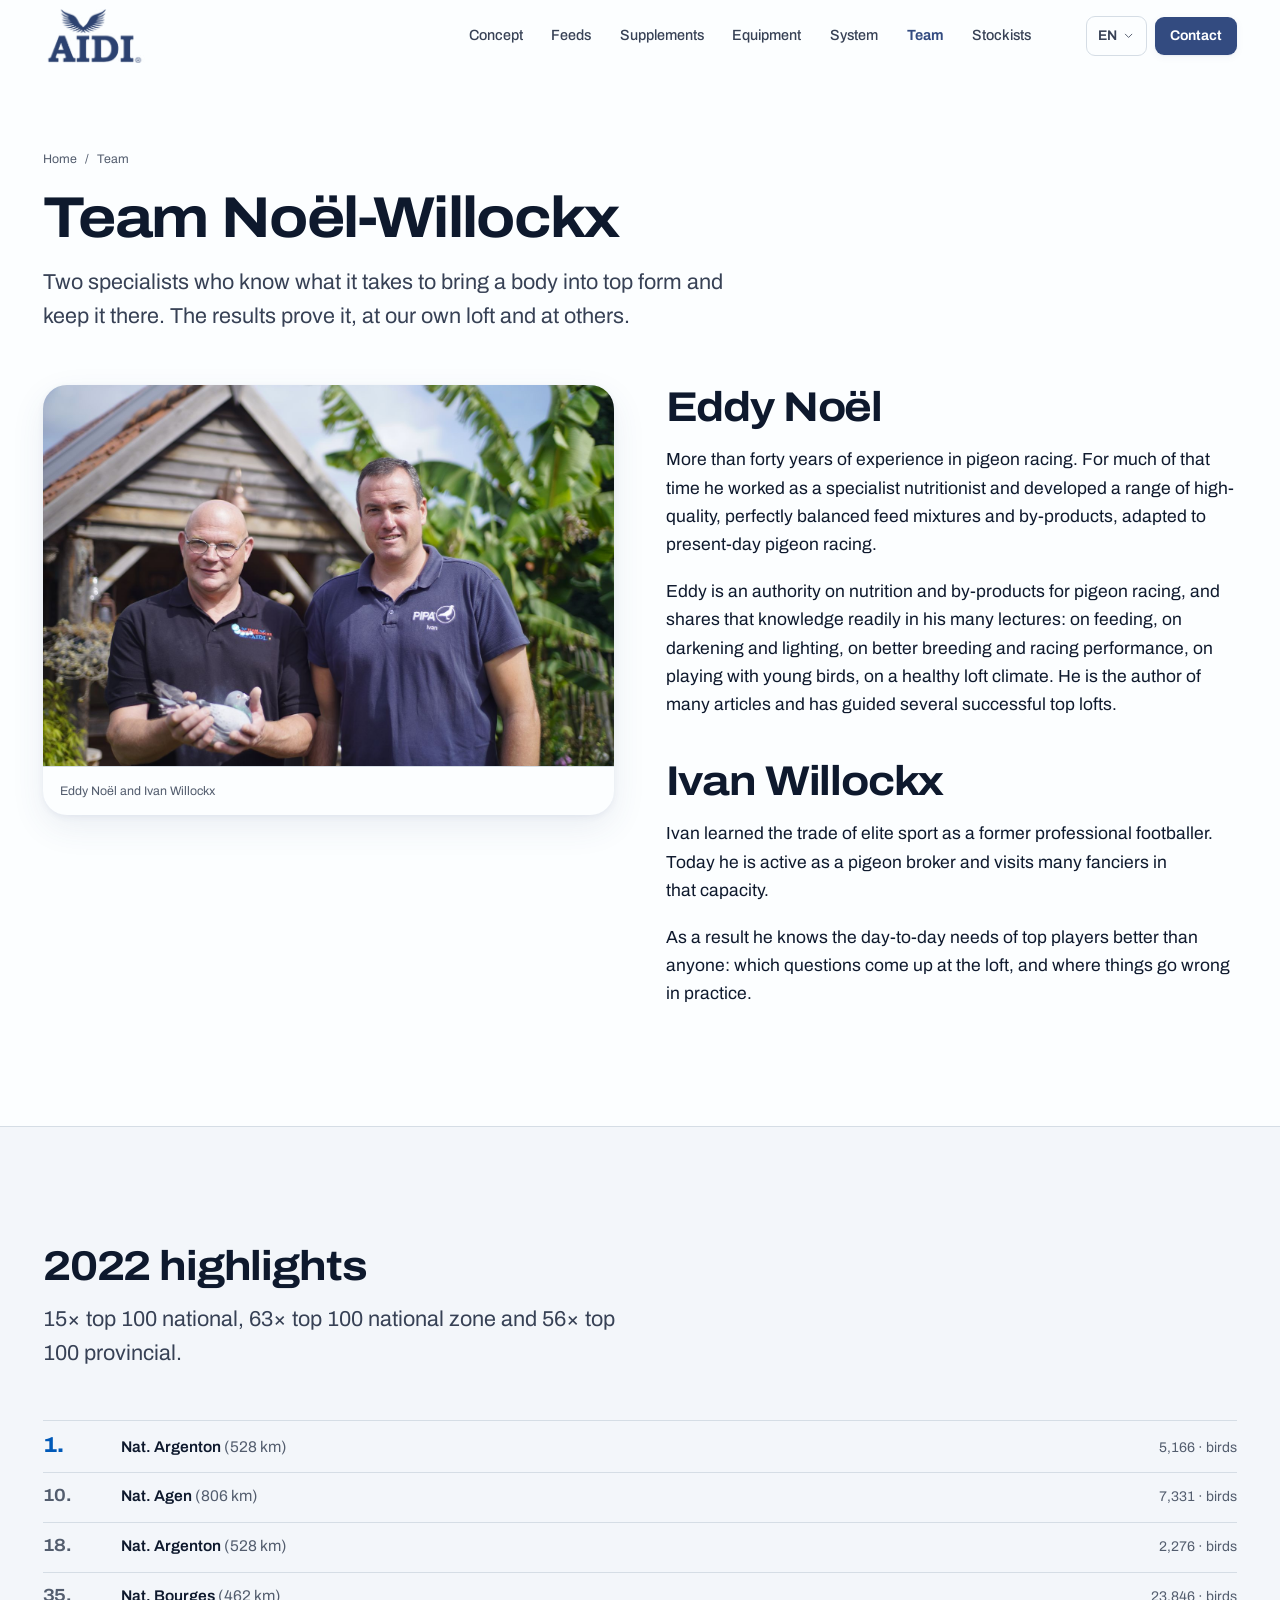
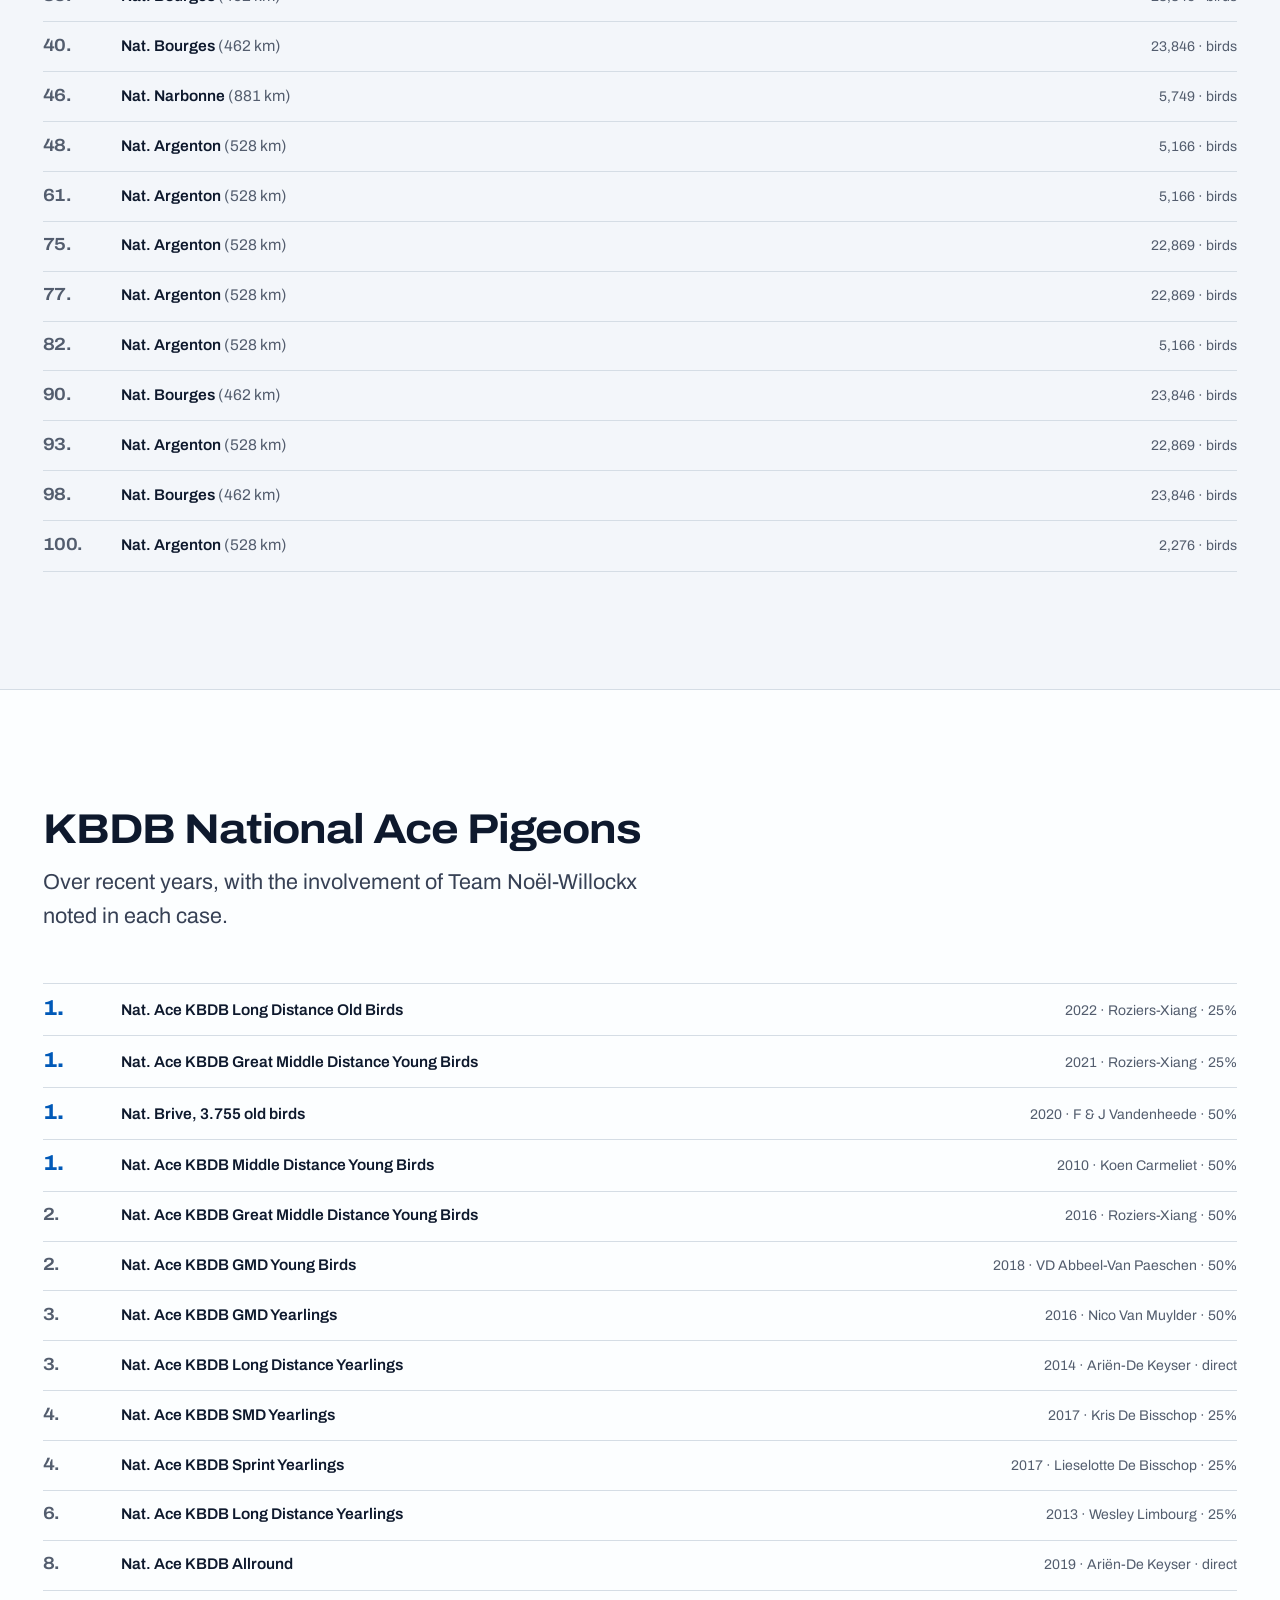
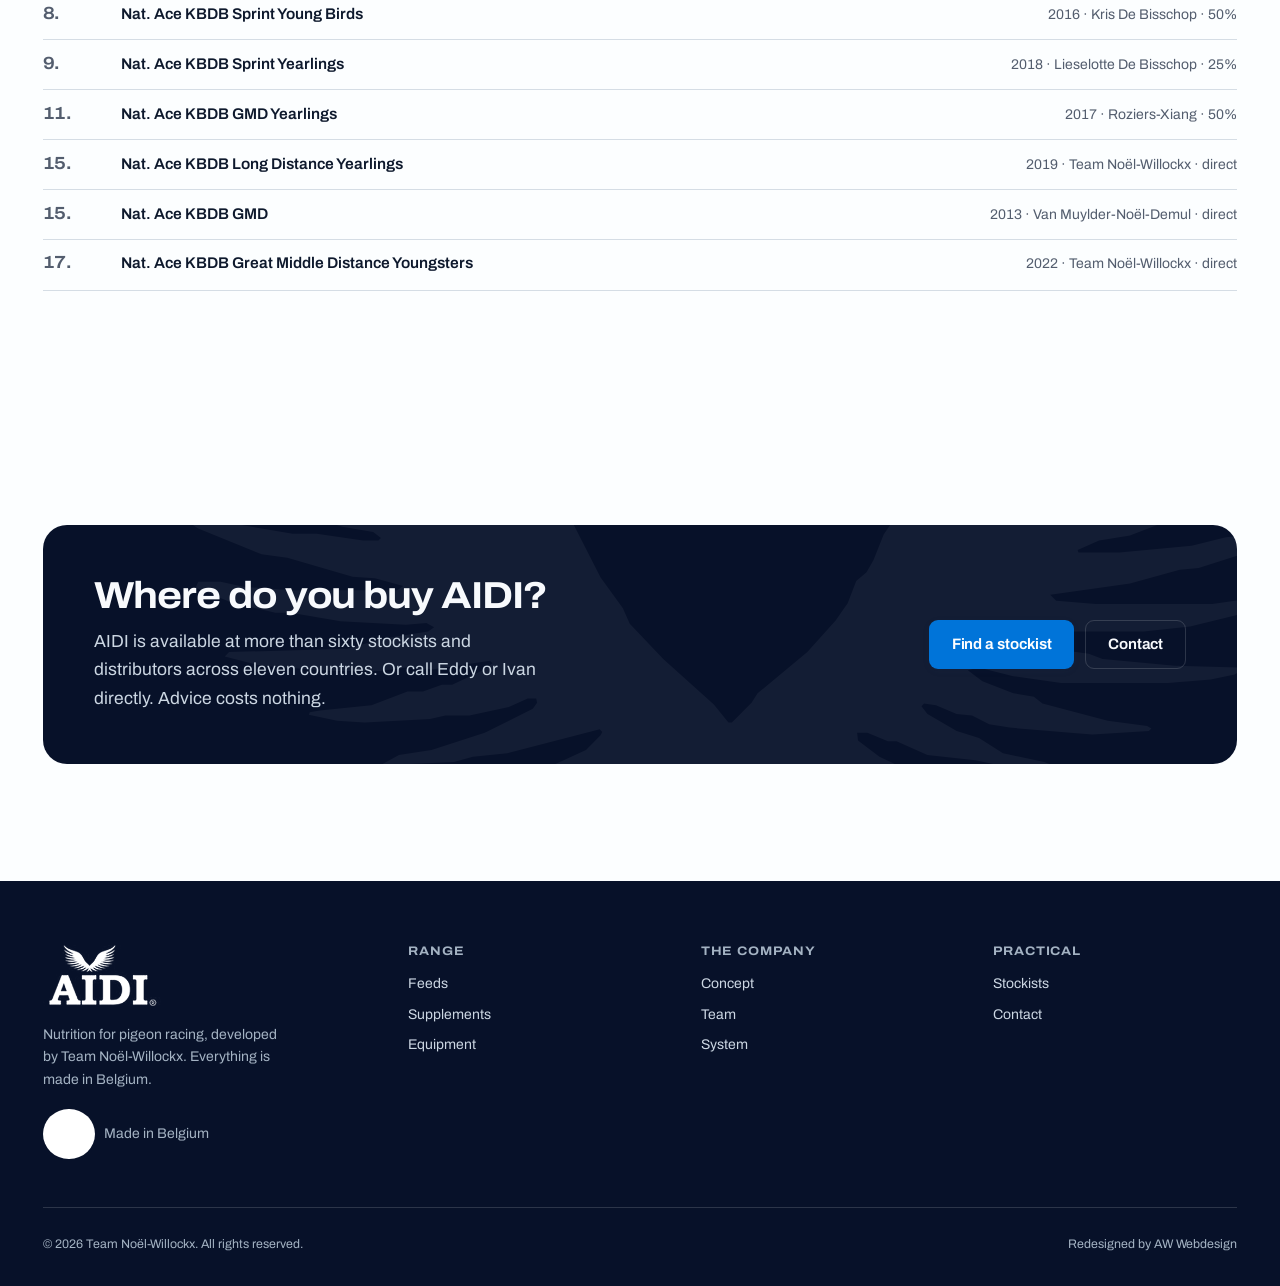
<file: team.html>
<!doctype html>
<html lang="nl" class="no-js">
<head>
<meta charset="utf-8">
<meta name="viewport" content="width=device-width, initial-scale=1">
<title>Team Noël-Willockx: vijfenveertig jaar voedingsexpertise | AIDI</title>
<meta name="description" content="Eddy Noël en Ivan Willockx: 45 jaar voedingsexpertise in de duivensport, met nationale asduiven KBDB en topresultaten op eigen hok.">
<meta name="theme-color" content="#1a2642">
<link rel="icon" href="assets/brand/favicon-32.png" sizes="32x32">
<link rel="apple-touch-icon" href="assets/brand/apple-touch-icon.png">
<link rel="preconnect" href="https://fonts.googleapis.com">
<link rel="preconnect" href="https://fonts.gstatic.com" crossorigin>
<link rel="stylesheet" href="https://fonts.googleapis.com/css2?family=Archivo:wdth,wght@62..125,100..900&display=swap">
<link rel="stylesheet" href="style.css?v=59a3466c">
<script>document.documentElement.className = 'js';</script>
</head>
<body data-page="team">
<a class="skip-link" href="#main" data-i18n="ui.skip">Ga naar hoofdinhoud</a>

  <header class="masthead">
    <div class="wrap masthead__bar">
      <a class="brand" href="index.html">
        <img src="assets/brand/logo-aidi.png" alt="AIDI" width="433" height="225">
        <span class="brand__sub" data-i18n="ui.tagline">Voeding voor duivensport</span>
      </a>

      <nav class="nav" aria-label="Hoofdnavigatie">
        <ul class="nav__list">
            <li><a class="nav__link" href="concept.html" data-i18n="nav.concept">Concept</a></li>
            <li><a class="nav__link" href="voeders.html" data-i18n="nav.voeders">Voeders</a></li>
            <li><a class="nav__link" href="supplementen.html" data-i18n="nav.supplementen">Supplementen</a></li>
            <li><a class="nav__link" href="equipment.html" data-i18n="nav.equipment">Equipment</a></li>
            <li><a class="nav__link" href="systeem.html" data-i18n="nav.systeem">Systeem</a></li>
            <li><a class="nav__link" href="team.html" aria-current="page" data-i18n="nav.team">Team</a></li>
            <li><a class="nav__link" href="verkooppunten.html" data-i18n="nav.verkooppunten">Verkooppunten</a></li>
        </ul>
      </nav>

      <div class="masthead__end">
        <div class="lang">
          <button type="button" class="lang__toggle" aria-expanded="false" aria-haspopup="true">
            <span class="visually-hidden" data-i18n="ui.language">Taal</span>
            <span class="lang__current">NL</span>
            <svg viewBox="0 0 24 24" fill="none" stroke="currentColor" stroke-width="1.75" stroke-linecap="round" stroke-linejoin="round" aria-hidden="true"><path d="M5 9l7 7 7-7"/></svg>
          </button>
          <div class="lang__menu" role="menu" hidden>
              <button type="button" class="lang__option" data-lang="nl" lang="nl" aria-current="true"><span class="lang__code">NL</span>Nederlands</button>
              <button type="button" class="lang__option" data-lang="fr" lang="fr" aria-current="false"><span class="lang__code">FR</span>Français</button>
              <button type="button" class="lang__option" data-lang="en" lang="en" aria-current="false"><span class="lang__code">EN</span>English</button>
              <button type="button" class="lang__option" data-lang="de" lang="de" aria-current="false"><span class="lang__code">DE</span>Deutsch</button>
              <button type="button" class="lang__option" data-lang="zh" lang="zh-Hans" aria-current="false"><span class="lang__code">ZH</span>中文</button>
          </div>
        </div>
        <a class="btn btn--primary btn--sm" href="contact.html" data-i18n="nav.contact">Contact</a>
        <button type="button" class="burger" aria-expanded="false" aria-controls="drawer" aria-label="Menu"><span></span></button>
      </div>
    </div>
  </header>

  <div class="drawer" id="drawer" hidden>
    <nav aria-label="Mobiele navigatie">
      <div class="drawer__list">
          <a class="drawer__link" href="concept.html"><span data-i18n="nav.concept">Concept</span><svg viewBox="0 0 24 24" fill="none" stroke="currentColor" stroke-width="1.75" stroke-linecap="round" stroke-linejoin="round" aria-hidden="true"><path d="M4 12h15M13 6l6 6-6 6"/></svg></a>
          <a class="drawer__link" href="voeders.html"><span data-i18n="nav.voeders">Voeders</span><svg viewBox="0 0 24 24" fill="none" stroke="currentColor" stroke-width="1.75" stroke-linecap="round" stroke-linejoin="round" aria-hidden="true"><path d="M4 12h15M13 6l6 6-6 6"/></svg></a>
          <a class="drawer__link" href="supplementen.html"><span data-i18n="nav.supplementen">Supplementen</span><svg viewBox="0 0 24 24" fill="none" stroke="currentColor" stroke-width="1.75" stroke-linecap="round" stroke-linejoin="round" aria-hidden="true"><path d="M4 12h15M13 6l6 6-6 6"/></svg></a>
          <a class="drawer__link" href="equipment.html"><span data-i18n="nav.equipment">Equipment</span><svg viewBox="0 0 24 24" fill="none" stroke="currentColor" stroke-width="1.75" stroke-linecap="round" stroke-linejoin="round" aria-hidden="true"><path d="M4 12h15M13 6l6 6-6 6"/></svg></a>
          <a class="drawer__link" href="systeem.html"><span data-i18n="nav.systeem">Systeem</span><svg viewBox="0 0 24 24" fill="none" stroke="currentColor" stroke-width="1.75" stroke-linecap="round" stroke-linejoin="round" aria-hidden="true"><path d="M4 12h15M13 6l6 6-6 6"/></svg></a>
          <a class="drawer__link" href="team.html" aria-current="page"><span data-i18n="nav.team">Team</span><svg viewBox="0 0 24 24" fill="none" stroke="currentColor" stroke-width="1.75" stroke-linecap="round" stroke-linejoin="round" aria-hidden="true"><path d="M4 12h15M13 6l6 6-6 6"/></svg></a>
          <a class="drawer__link" href="verkooppunten.html"><span data-i18n="nav.verkooppunten">Verkooppunten</span><svg viewBox="0 0 24 24" fill="none" stroke="currentColor" stroke-width="1.75" stroke-linecap="round" stroke-linejoin="round" aria-hidden="true"><path d="M4 12h15M13 6l6 6-6 6"/></svg></a>
      </div>
    </nav>
    <div class="drawer__foot">
      <a class="btn btn--primary" href="verkooppunten.html" data-i18n="ui.findDealer">Vind een verkooppunt</a>
      <a class="btn btn--outline" href="contact.html" data-i18n="nav.contact">Contact</a>
    </div>
  </div>

<main id="main">
  <section class="pagehead">
    <div class="wrap">
      <nav class="crumbs" aria-label="Kruimelpad">
        <a href="index.html" data-i18n="ui.home">Home</a>
        <span aria-hidden="true">/</span>
        <span data-i18n="nav.team">Team</span>
      </nav>
      <h1 class="rv-mask"><span data-i18n="team.h1">Team Noël-Willockx</span></h1>
      <p data-i18n="team.lede" class="lede">Twee specialisten die weten wat nodig is om een lichaam in topvorm te krijgen en te houden. Dat bewijzen de resultaten, op eigen hok en bij anderen.</p>
    </div>
  </section>

  <section class="section section--flush-top">
    <div class="wrap split split--top">
      <figure class="media" data-rise>
        <img src="assets/brand/team-noel-willockx.jpg" alt="Eddy Noël en Ivan Willockx" loading="lazy" width="1200" height="800">
        <figcaption data-i18n="home.teamCaption">Eddy Noël en Ivan Willockx</figcaption>
      </figure>
      <div>
        <div class="concept-block">
          <h2 data-i18n="team.eddyT">Eddy Noël</h2>
          <div class="prose" style="margin-top:1rem">
            <p data-i18n="team.eddyP1">Meer dan veertig jaar ervaring in de duivensport. Een ruim deel daarvan was hij werkzaam als gespecialiseerd voedingsdeskundige en ontwikkelde hij diverse hoogkwalitatieve, perfect uitgebalanceerde voermengelingen en bijproducten, aangepast aan de hedendaagse duivensport.</p>
            <p data-i18n="team.eddyP2">Eddy is een autoriteit op vlak van voeding en bijproducten voor duivensport en deelt die kennis graag tijdens zijn vele lezingen: over voeding, over verduisteren en bijlichten, over betere kweek- en vliegprestaties, over spelen met jonge duiven, over een gezond hokklimaat. Hij is auteur van vele artikels en begeleidde diverse succesvolle tophokken.</p>
          </div>
        </div>
        <div class="concept-block" style="margin-top:2.5rem">
          <h2 data-i18n="team.ivanT">Ivan Willockx</h2>
          <div class="prose" style="margin-top:1rem">
            <p data-i18n="team.ivanP1">Ivan leerde de kneepjes van het topsportvak als ex-profvoetballer. Vandaag is hij actief als duivenmakelaar en bezoekt hij in die hoedanigheid vele liefhebbers.</p>
            <p data-i18n="team.ivanP2">Daardoor kent hij als geen ander de dagdagelijkse noden van topspelers: welke vragen er leven op het hok, en waar het in de praktijk misloopt.</p>
          </div>
        </div>
      </div>
    </div>
  </section>

  <section class="section band">
    <div class="wrap">
      <div class="head">
        <div class="head__text">
          <h2 data-i18n="team.resultsT">Hoogtepunten 2022</h2>
          <p data-i18n="team.resultsLede" class="lede">15× top 100 nationaal, 63× top 100 nationale zone en 56× top 100 provinciaal.</p>
        </div>
      </div>
      <div class="proof-list">
        <div class="proof-item is-top">
          <span class="proof-rank">1.</span>
          <span class="proof-title">Nat. Argenton <span style="color:var(--fg-3);font-weight:400">(528 km)</span></span>
          <span class="proof-meta"><span><span data-num="5166" data-dec="0">5166</span> <span data-i18n="team.birds">duiven</span></span></span>
        </div>
        <div class="proof-item">
          <span class="proof-rank">10.</span>
          <span class="proof-title">Nat. Agen <span style="color:var(--fg-3);font-weight:400">(806 km)</span></span>
          <span class="proof-meta"><span><span data-num="7331" data-dec="0">7331</span> <span data-i18n="team.birds">duiven</span></span></span>
        </div>
        <div class="proof-item">
          <span class="proof-rank">18.</span>
          <span class="proof-title">Nat. Argenton <span style="color:var(--fg-3);font-weight:400">(528 km)</span></span>
          <span class="proof-meta"><span><span data-num="2276" data-dec="0">2276</span> <span data-i18n="team.birds">duiven</span></span></span>
        </div>
        <div class="proof-item">
          <span class="proof-rank">35.</span>
          <span class="proof-title">Nat. Bourges <span style="color:var(--fg-3);font-weight:400">(462 km)</span></span>
          <span class="proof-meta"><span><span data-num="23846" data-dec="0">23846</span> <span data-i18n="team.birds">duiven</span></span></span>
        </div>
        <div class="proof-item">
          <span class="proof-rank">40.</span>
          <span class="proof-title">Nat. Bourges <span style="color:var(--fg-3);font-weight:400">(462 km)</span></span>
          <span class="proof-meta"><span><span data-num="23846" data-dec="0">23846</span> <span data-i18n="team.birds">duiven</span></span></span>
        </div>
        <div class="proof-item">
          <span class="proof-rank">46.</span>
          <span class="proof-title">Nat. Narbonne <span style="color:var(--fg-3);font-weight:400">(881 km)</span></span>
          <span class="proof-meta"><span><span data-num="5749" data-dec="0">5749</span> <span data-i18n="team.birds">duiven</span></span></span>
        </div>
        <div class="proof-item">
          <span class="proof-rank">48.</span>
          <span class="proof-title">Nat. Argenton <span style="color:var(--fg-3);font-weight:400">(528 km)</span></span>
          <span class="proof-meta"><span><span data-num="5166" data-dec="0">5166</span> <span data-i18n="team.birds">duiven</span></span></span>
        </div>
        <div class="proof-item">
          <span class="proof-rank">61.</span>
          <span class="proof-title">Nat. Argenton <span style="color:var(--fg-3);font-weight:400">(528 km)</span></span>
          <span class="proof-meta"><span><span data-num="5166" data-dec="0">5166</span> <span data-i18n="team.birds">duiven</span></span></span>
        </div>
        <div class="proof-item">
          <span class="proof-rank">75.</span>
          <span class="proof-title">Nat. Argenton <span style="color:var(--fg-3);font-weight:400">(528 km)</span></span>
          <span class="proof-meta"><span><span data-num="22869" data-dec="0">22869</span> <span data-i18n="team.birds">duiven</span></span></span>
        </div>
        <div class="proof-item">
          <span class="proof-rank">77.</span>
          <span class="proof-title">Nat. Argenton <span style="color:var(--fg-3);font-weight:400">(528 km)</span></span>
          <span class="proof-meta"><span><span data-num="22869" data-dec="0">22869</span> <span data-i18n="team.birds">duiven</span></span></span>
        </div>
        <div class="proof-item">
          <span class="proof-rank">82.</span>
          <span class="proof-title">Nat. Argenton <span style="color:var(--fg-3);font-weight:400">(528 km)</span></span>
          <span class="proof-meta"><span><span data-num="5166" data-dec="0">5166</span> <span data-i18n="team.birds">duiven</span></span></span>
        </div>
        <div class="proof-item">
          <span class="proof-rank">90.</span>
          <span class="proof-title">Nat. Bourges <span style="color:var(--fg-3);font-weight:400">(462 km)</span></span>
          <span class="proof-meta"><span><span data-num="23846" data-dec="0">23846</span> <span data-i18n="team.birds">duiven</span></span></span>
        </div>
        <div class="proof-item">
          <span class="proof-rank">93.</span>
          <span class="proof-title">Nat. Argenton <span style="color:var(--fg-3);font-weight:400">(528 km)</span></span>
          <span class="proof-meta"><span><span data-num="22869" data-dec="0">22869</span> <span data-i18n="team.birds">duiven</span></span></span>
        </div>
        <div class="proof-item">
          <span class="proof-rank">98.</span>
          <span class="proof-title">Nat. Bourges <span style="color:var(--fg-3);font-weight:400">(462 km)</span></span>
          <span class="proof-meta"><span><span data-num="23846" data-dec="0">23846</span> <span data-i18n="team.birds">duiven</span></span></span>
        </div>
        <div class="proof-item">
          <span class="proof-rank">100.</span>
          <span class="proof-title">Nat. Argenton <span style="color:var(--fg-3);font-weight:400">(528 km)</span></span>
          <span class="proof-meta"><span><span data-num="2276" data-dec="0">2276</span> <span data-i18n="team.birds">duiven</span></span></span>
        </div>
      </div>
    </div>
  </section>

  <section class="section">
    <div class="wrap">
      <div class="head">
        <div class="head__text">
          <h2 data-i18n="team.acesT">Nationale asduiven KBDB</h2>
          <p data-i18n="team.acesLede" class="lede">Over de laatste jaren, met telkens de betrokkenheid van Team Noël-Willockx vermeld.</p>
        </div>
      </div>
      <div class="proof-list">
        <div class="proof-item is-top">
          <span class="proof-rank">1.</span>
          <span class="proof-title">Nat. Ace KBDB Long Distance Old Birds</span>
          <span class="proof-meta"><span>2022</span><span>Roziers-Xiang</span><span>25%</span></span>
        </div>
        <div class="proof-item is-top">
          <span class="proof-rank">1.</span>
          <span class="proof-title">Nat. Ace KBDB Great Middle Distance Young Birds</span>
          <span class="proof-meta"><span>2021</span><span>Roziers-Xiang</span><span>25%</span></span>
        </div>
        <div class="proof-item is-top">
          <span class="proof-rank">1.</span>
          <span class="proof-title">Nat. Brive, 3.755 old birds</span>
          <span class="proof-meta"><span>2020</span><span>F &amp; J Vandenheede</span><span>50%</span></span>
        </div>
        <div class="proof-item is-top">
          <span class="proof-rank">1.</span>
          <span class="proof-title">Nat. Ace KBDB Middle Distance Young Birds</span>
          <span class="proof-meta"><span>2010</span><span>Koen Carmeliet</span><span>50%</span></span>
        </div>
        <div class="proof-item">
          <span class="proof-rank">2.</span>
          <span class="proof-title">Nat. Ace KBDB Great Middle Distance Young Birds</span>
          <span class="proof-meta"><span>2016</span><span>Roziers-Xiang</span><span>50%</span></span>
        </div>
        <div class="proof-item">
          <span class="proof-rank">2.</span>
          <span class="proof-title">Nat. Ace KBDB GMD Young Birds</span>
          <span class="proof-meta"><span>2018</span><span>VD Abbeel-Van Paeschen</span><span>50%</span></span>
        </div>
        <div class="proof-item">
          <span class="proof-rank">3.</span>
          <span class="proof-title">Nat. Ace KBDB GMD Yearlings</span>
          <span class="proof-meta"><span>2016</span><span>Nico Van Muylder</span><span>50%</span></span>
        </div>
        <div class="proof-item">
          <span class="proof-rank">3.</span>
          <span class="proof-title">Nat. Ace KBDB Long Distance Yearlings</span>
          <span class="proof-meta"><span>2014</span><span>Ariën-De Keyser</span><span>direct</span></span>
        </div>
        <div class="proof-item">
          <span class="proof-rank">4.</span>
          <span class="proof-title">Nat. Ace KBDB SMD Yearlings</span>
          <span class="proof-meta"><span>2017</span><span>Kris De Bisschop</span><span>25%</span></span>
        </div>
        <div class="proof-item">
          <span class="proof-rank">4.</span>
          <span class="proof-title">Nat. Ace KBDB Sprint Yearlings</span>
          <span class="proof-meta"><span>2017</span><span>Lieselotte De Bisschop</span><span>25%</span></span>
        </div>
        <div class="proof-item">
          <span class="proof-rank">6.</span>
          <span class="proof-title">Nat. Ace KBDB Long Distance Yearlings</span>
          <span class="proof-meta"><span>2013</span><span>Wesley Limbourg</span><span>25%</span></span>
        </div>
        <div class="proof-item">
          <span class="proof-rank">8.</span>
          <span class="proof-title">Nat. Ace KBDB Allround</span>
          <span class="proof-meta"><span>2019</span><span>Ariën-De Keyser</span><span>direct</span></span>
        </div>
        <div class="proof-item">
          <span class="proof-rank">8.</span>
          <span class="proof-title">Nat. Ace KBDB Sprint Young Birds</span>
          <span class="proof-meta"><span>2016</span><span>Kris De Bisschop</span><span>50%</span></span>
        </div>
        <div class="proof-item">
          <span class="proof-rank">9.</span>
          <span class="proof-title">Nat. Ace KBDB Sprint Yearlings</span>
          <span class="proof-meta"><span>2018</span><span>Lieselotte De Bisschop</span><span>25%</span></span>
        </div>
        <div class="proof-item">
          <span class="proof-rank">11.</span>
          <span class="proof-title">Nat. Ace KBDB GMD Yearlings</span>
          <span class="proof-meta"><span>2017</span><span>Roziers-Xiang</span><span>50%</span></span>
        </div>
        <div class="proof-item">
          <span class="proof-rank">15.</span>
          <span class="proof-title">Nat. Ace KBDB Long Distance Yearlings</span>
          <span class="proof-meta"><span>2019</span><span>Team Noël-Willockx</span><span>direct</span></span>
        </div>
        <div class="proof-item">
          <span class="proof-rank">15.</span>
          <span class="proof-title">Nat. Ace KBDB GMD</span>
          <span class="proof-meta"><span>2013</span><span>Van Muylder-Noël-Demul</span><span>direct</span></span>
        </div>
        <div class="proof-item">
          <span class="proof-rank">17.</span>
          <span class="proof-title">Nat. Ace KBDB Great Middle Distance Youngsters</span>
          <span class="proof-meta"><span>2022</span><span>Team Noël-Willockx</span><span>direct</span></span>
        </div>
      </div>
    </div>
  </section>

  <section class="section">
    <div class="wrap">
      <div class="cta on-dark" data-rise>
        <svg class="mark cta__mark" xmlns="http://www.w3.org/2000/svg" viewBox="0 0 696 384" fill="currentColor" fill-rule="evenodd" aria-hidden="true"><path d="M25.5 21.0 L24.0 25.5 L29.0 39.5 L33.0 42.5 L44.0 61.5 L63.5 82.0 L82.5 97.0 L95.5 104.0 L102.5 112.0 L117.5 118.0 L135.0 129.5 L134.5 131.0 L130.5 131.0 L116.5 127.0 L103.5 123.0 L94.5 117.0 L75.5 112.0 L46.5 95.0 L35.5 86.0 L31.5 85.0 L30.0 87.5 L32.0 91.5 L48.5 109.0 L55.5 113.0 L68.5 126.0 L84.5 134.0 L96.5 143.0 L114.5 150.0 L139.0 163.5 L138.5 165.0 L133.5 165.0 L101.5 159.0 L87.5 155.0 L77.5 149.0 L54.5 144.0 L46.5 140.0 L44.0 140.5 L45.0 144.5 L56.5 149.0 L66.5 158.0 L104.5 176.0 L110.5 177.0 L120.5 183.0 L132.5 187.0 L150.5 190.0 L155.0 193.5 L153.5 195.0 L144.5 195.0 L117.5 191.0 L103.5 191.0 L56.5 183.0 L44.5 180.0 L40.5 177.0 L37.5 177.0 L36.0 179.5 L48.5 188.0 L85.5 203.0 L100.5 205.0 L138.5 216.0 L151.5 217.0 L168.0 221.5 L164.5 224.0 L102.5 224.0 L75.5 222.0 L61.5 219.0 L48.5 219.0 L47.0 222.5 L67.5 231.0 L93.5 237.0 L102.5 237.0 L131.5 242.0 L169.5 244.0 L181.5 243.0 L186.0 245.5 L182.5 248.0 L156.5 252.0 L135.5 258.0 L66.5 260.0 L64.0 262.5 L85.5 268.0 L127.5 271.0 L154.5 271.0 L169.5 269.0 L185.5 270.0 L218.5 265.0 L220.0 266.5 L213.5 271.0 L196.5 279.0 L190.5 279.0 L179.5 283.0 L170.5 283.0 L149.5 291.0 L119.5 294.0 L113.5 295.0 L113.0 296.5 L129.5 300.0 L145.5 301.0 L183.5 299.0 L192.5 297.0 L206.5 297.0 L229.5 292.0 L240.5 287.0 L245.5 287.0 L246.0 289.5 L243.5 293.0 L215.5 307.0 L184.5 317.0 L165.5 320.0 L154.5 326.0 L197.5 324.0 L208.5 321.0 L228.5 319.0 L282.5 305.0 L284.0 306.5 L283.0 308.5 L274.5 317.0 L248.5 329.0 L243.5 334.0 L225.5 337.0 L213.5 342.0 L199.5 345.0 L196.0 347.5 L196.5 350.0 L201.5 351.0 L217.5 350.0 L282.5 336.0 L301.5 327.0 L307.5 326.0 L307.0 332.5 L288.5 349.0 L258.5 365.0 L253.5 366.0 L254.5 369.0 L270.5 368.0 L293.5 362.0 L301.5 357.0 L318.5 352.0 L326.5 345.0 L340.5 338.0 L342.0 343.5 L336.0 356.5 L336.0 360.5 L321.0 375.5 L322.5 378.0 L344.5 370.0 L357.5 362.0 L377.5 373.0 L383.5 374.0 L388.5 378.0 L393.5 378.0 L394.0 376.5 L382.0 363.5 L380.0 357.5 L375.0 353.5 L373.0 345.5 L374.5 339.0 L380.5 340.0 L398.5 354.0 L409.5 356.0 L416.5 361.0 L438.5 368.0 L459.5 371.0 L460.5 369.0 L448.5 364.0 L439.5 356.0 L430.5 354.0 L422.5 345.0 L412.0 337.5 L409.0 329.5 L410.5 328.0 L413.5 328.0 L430.5 337.0 L468.5 345.0 L473.5 348.0 L488.5 352.0 L508.5 355.0 L516.5 354.0 L515.5 351.0 L509.5 348.0 L472.5 336.0 L462.5 329.0 L445.5 321.0 L433.0 311.5 L432.5 307.0 L438.5 307.0 L450.5 312.0 L455.5 312.0 L473.5 320.0 L501.5 323.0 L548.5 333.0 L567.5 333.0 L566.5 330.0 L551.5 328.0 L541.5 324.0 L517.5 319.0 L503.5 310.0 L490.5 306.0 L473.5 296.0 L470.0 291.5 L471.5 290.0 L478.5 291.0 L490.5 296.0 L499.5 297.0 L509.5 302.0 L521.5 304.0 L569.5 308.0 L602.5 306.0 L604.0 304.5 L601.5 303.0 L578.5 300.0 L540.5 290.0 L535.5 286.0 L523.5 284.0 L505.5 277.0 L497.0 270.5 L503.5 269.0 L523.5 274.0 L551.5 278.0 L613.5 278.0 L638.5 276.0 L652.5 273.0 L655.0 271.5 L654.5 269.0 L617.5 268.0 L575.5 264.0 L567.5 261.0 L553.5 259.0 L538.5 254.0 L531.0 249.5 L538.5 248.0 L599.5 248.0 L626.5 245.0 L663.5 236.0 L671.0 230.5 L670.5 229.0 L660.5 229.0 L639.5 232.0 L571.5 232.0 L548.5 230.0 L545.0 226.5 L591.5 220.0 L620.5 212.0 L631.5 211.0 L662.5 201.0 L674.5 192.0 L680.0 190.5 L679.5 189.0 L675.5 189.0 L672.5 191.0 L647.5 193.0 L627.5 198.0 L585.5 202.0 L561.5 202.0 L561.0 200.5 L573.5 195.0 L591.5 192.0 L617.5 182.0 L625.5 177.0 L643.5 172.0 L678.0 149.5 L677.5 148.0 L673.5 148.0 L662.5 155.0 L648.5 157.0 L600.5 171.0 L580.5 173.0 L578.0 170.5 L598.5 160.0 L615.5 155.0 L625.5 147.0 L645.5 139.0 L651.5 132.0 L663.5 125.0 L672.5 115.0 L677.5 112.0 L689.0 98.5 L690.5 94.0 L687.5 94.0 L682.5 100.0 L677.5 101.0 L662.5 112.0 L651.5 116.0 L645.5 121.0 L617.5 128.0 L591.5 139.0 L581.5 139.0 L581.0 137.5 L599.5 126.0 L607.5 124.0 L619.5 115.0 L629.5 111.0 L635.5 104.0 L646.5 99.0 L658.5 86.0 L664.5 83.0 L671.0 73.5 L683.0 62.5 L696.0 42.5 L695.5 32.0 L683.5 45.0 L671.5 53.0 L663.5 62.0 L646.5 71.0 L641.5 72.0 L632.5 79.0 L614.5 86.0 L602.5 88.0 L590.5 96.0 L586.5 96.0 L568.5 104.0 L556.5 106.0 L530.5 116.0 L517.5 124.0 L503.5 129.0 L479.5 148.0 L468.0 161.5 L448.0 191.5 L442.0 206.5 L438.0 213.5 L432.0 218.5 L427.0 231.5 L420.0 241.5 L403.5 260.0 L374.5 284.0 L371.0 289.5 L359.5 301.0 L357.5 301.0 L349.0 290.5 L319.5 264.0 L300.0 243.5 L296.0 234.5 L283.0 216.5 L258.0 167.5 L239.5 143.0 L234.5 141.0 L217.5 125.0 L190.5 113.0 L178.5 105.0 L162.5 99.0 L144.5 95.0 L125.5 85.0 L104.5 78.0 L63.5 56.0 L51.5 45.0 L42.5 40.0Z"/></svg>
        <div class="cta__inner">
          <div>
            <h2 data-i18n="home.ctaTitle">Waar koopt u AIDI?</h2>
            <p data-i18n="home.ctaBody">AIDI is verkrijgbaar bij ruim zestig verkooppunten en invoerders in elf landen. Of bel Eddy of Ivan rechtstreeks. Advies kost niets.</p>
          </div>
          <div class="btn-row">
            <a class="btn btn--signal" href="verkooppunten.html" data-i18n="ui.findDealer">Vind een verkooppunt</a>
            <a class="btn btn--outline" href="contact.html" data-i18n="nav.contact">Contact</a>
          </div>
        </div>
      </div>
    </div>
  </section>
</main>

  <footer class="footer on-dark">
    <div class="wrap">
      <div class="footer__grid">
        <div class="footer__brand">
          <img src="assets/brand/logo-aidi.png" alt="AIDI" width="433" height="225">
          <p data-i18n="footer.about">Voeding voor duivensport, ontwikkeld door Team Noël-Willockx. Alles wordt in België gemaakt.</p>
          <p class="footer__made">
            <img src="assets/brand/made-in-belgium.png" alt="" width="124" height="120">
            <span data-i18n="footer.madeIn">Gemaakt in België</span>
          </p>
        </div>
        <div>
        <h2 class="footer__h" data-i18n="footer.range">Gamma</h2>
        <div class="footer__links">
          <a href="voeders.html" data-i18n="nav.voeders">Voeders</a>
          <a href="supplementen.html" data-i18n="nav.supplementen">Supplementen</a>
          <a href="equipment.html" data-i18n="nav.equipment">Equipment</a>
        </div>
      </div>
        <div>
        <h2 class="footer__h" data-i18n="footer.company">Het bedrijf</h2>
        <div class="footer__links">
          <a href="concept.html" data-i18n="nav.concept">Concept</a>
          <a href="team.html" data-i18n="nav.team">Team</a>
          <a href="systeem.html" data-i18n="nav.systeem">Systeem</a>
        </div>
      </div>
        <div>
        <h2 class="footer__h" data-i18n="footer.support">Praktisch</h2>
        <div class="footer__links">
          <a href="verkooppunten.html" data-i18n="nav.verkooppunten">Verkooppunten</a>
          <a href="contact.html" data-i18n="nav.contact">Contact</a>
        </div>
      </div>
      </div>
      <div class="footer__base">
        <span>© <span data-year>2026</span> Team Noël-Willockx. <span data-i18n="footer.rights">Alle rechten voorbehouden.</span></span>
        <span data-i18n="footer.colophon">Herontworpen door AW Webdesign</span>
      </div>
    </div>
  </footer>

<script src="data.js?v=b1173059"></script>
<script src="i18n.js?v=ec6de8d4"></script>
<script src="script.js?v=0050f4d8"></script>
</body>
</html>
</file>
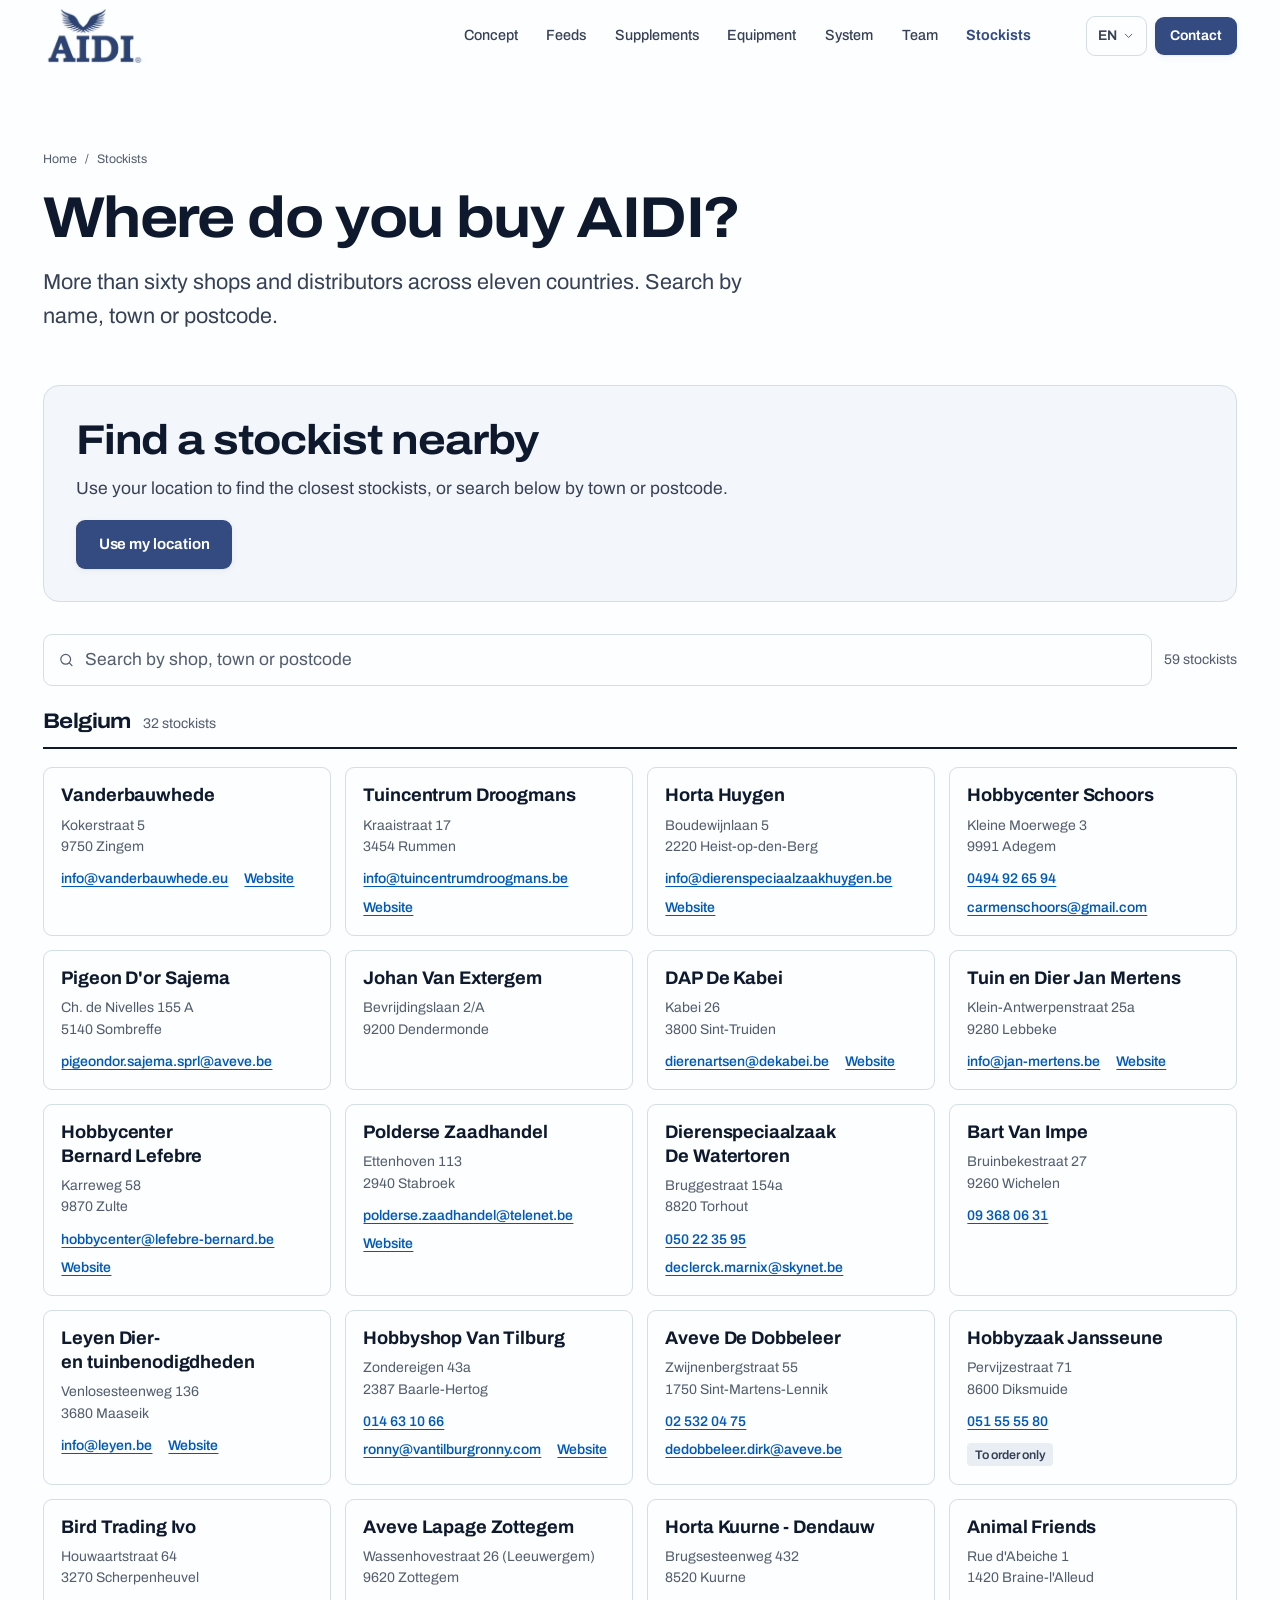
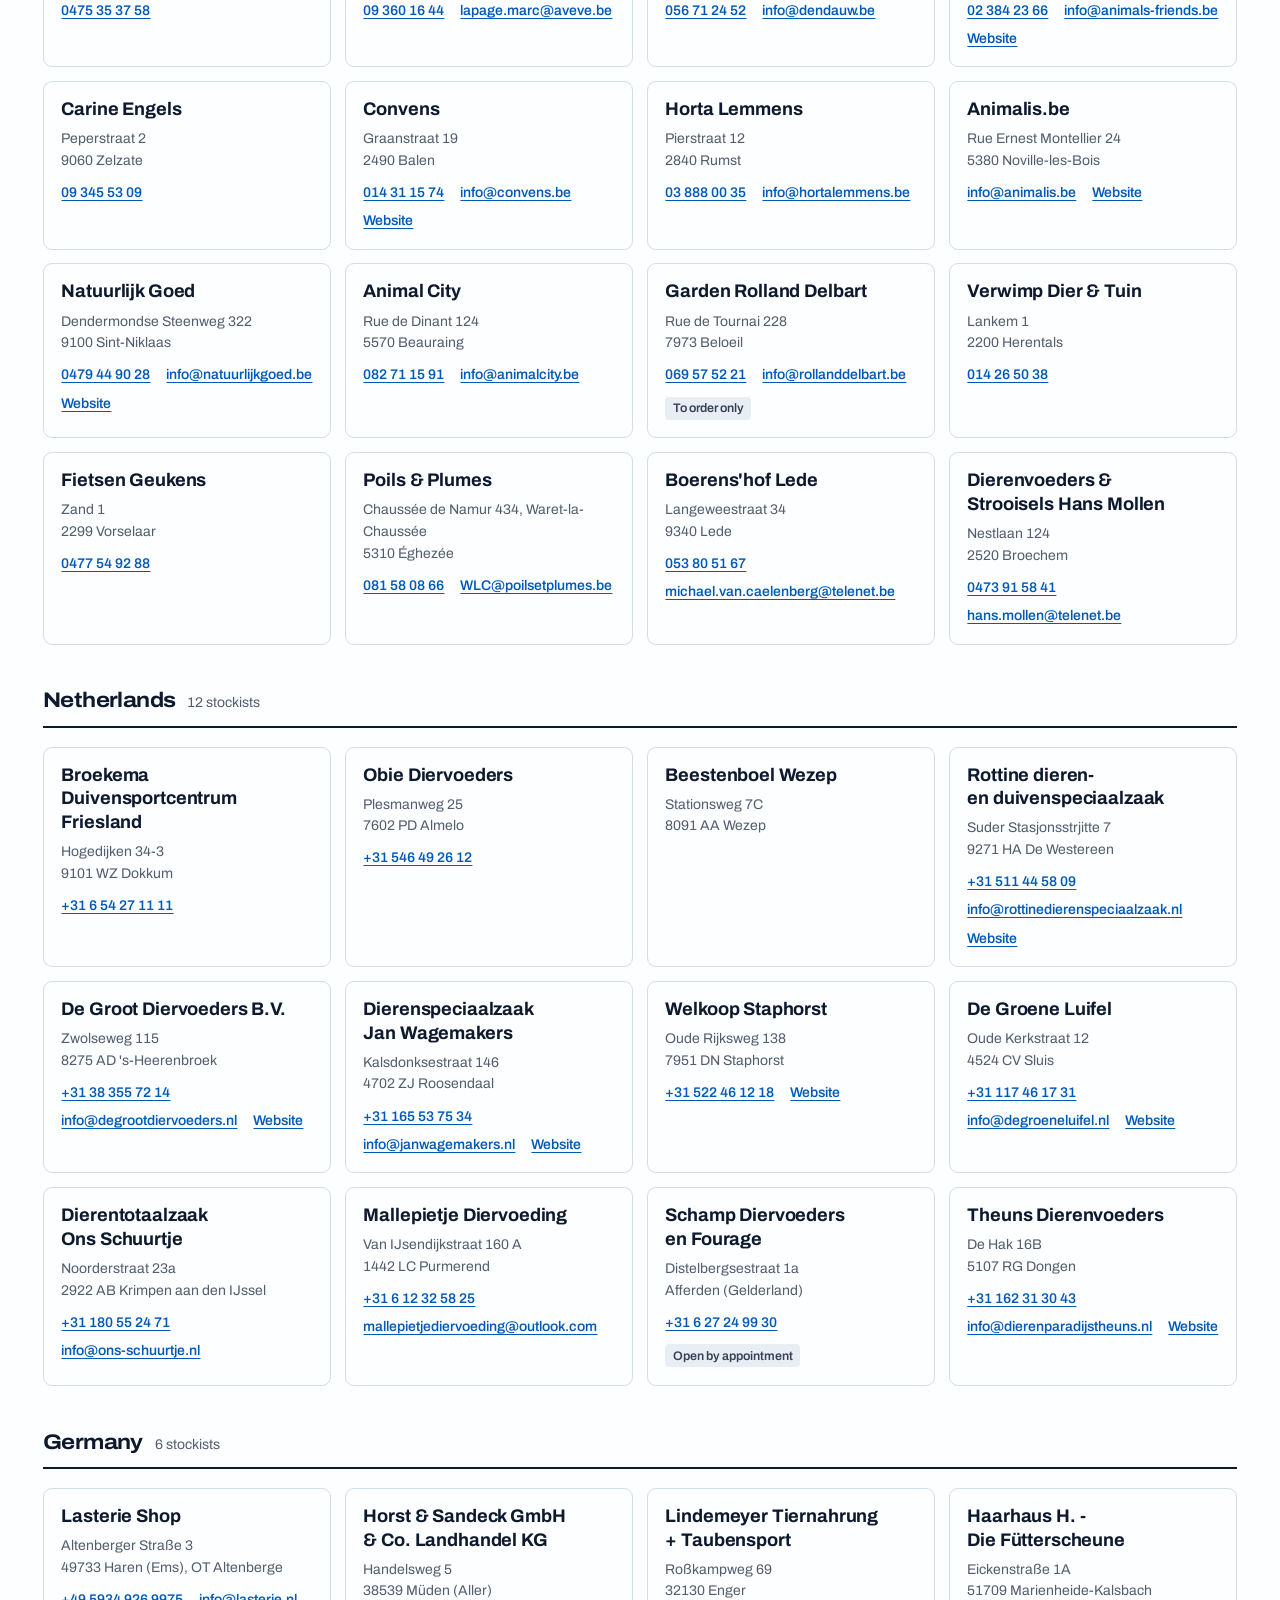
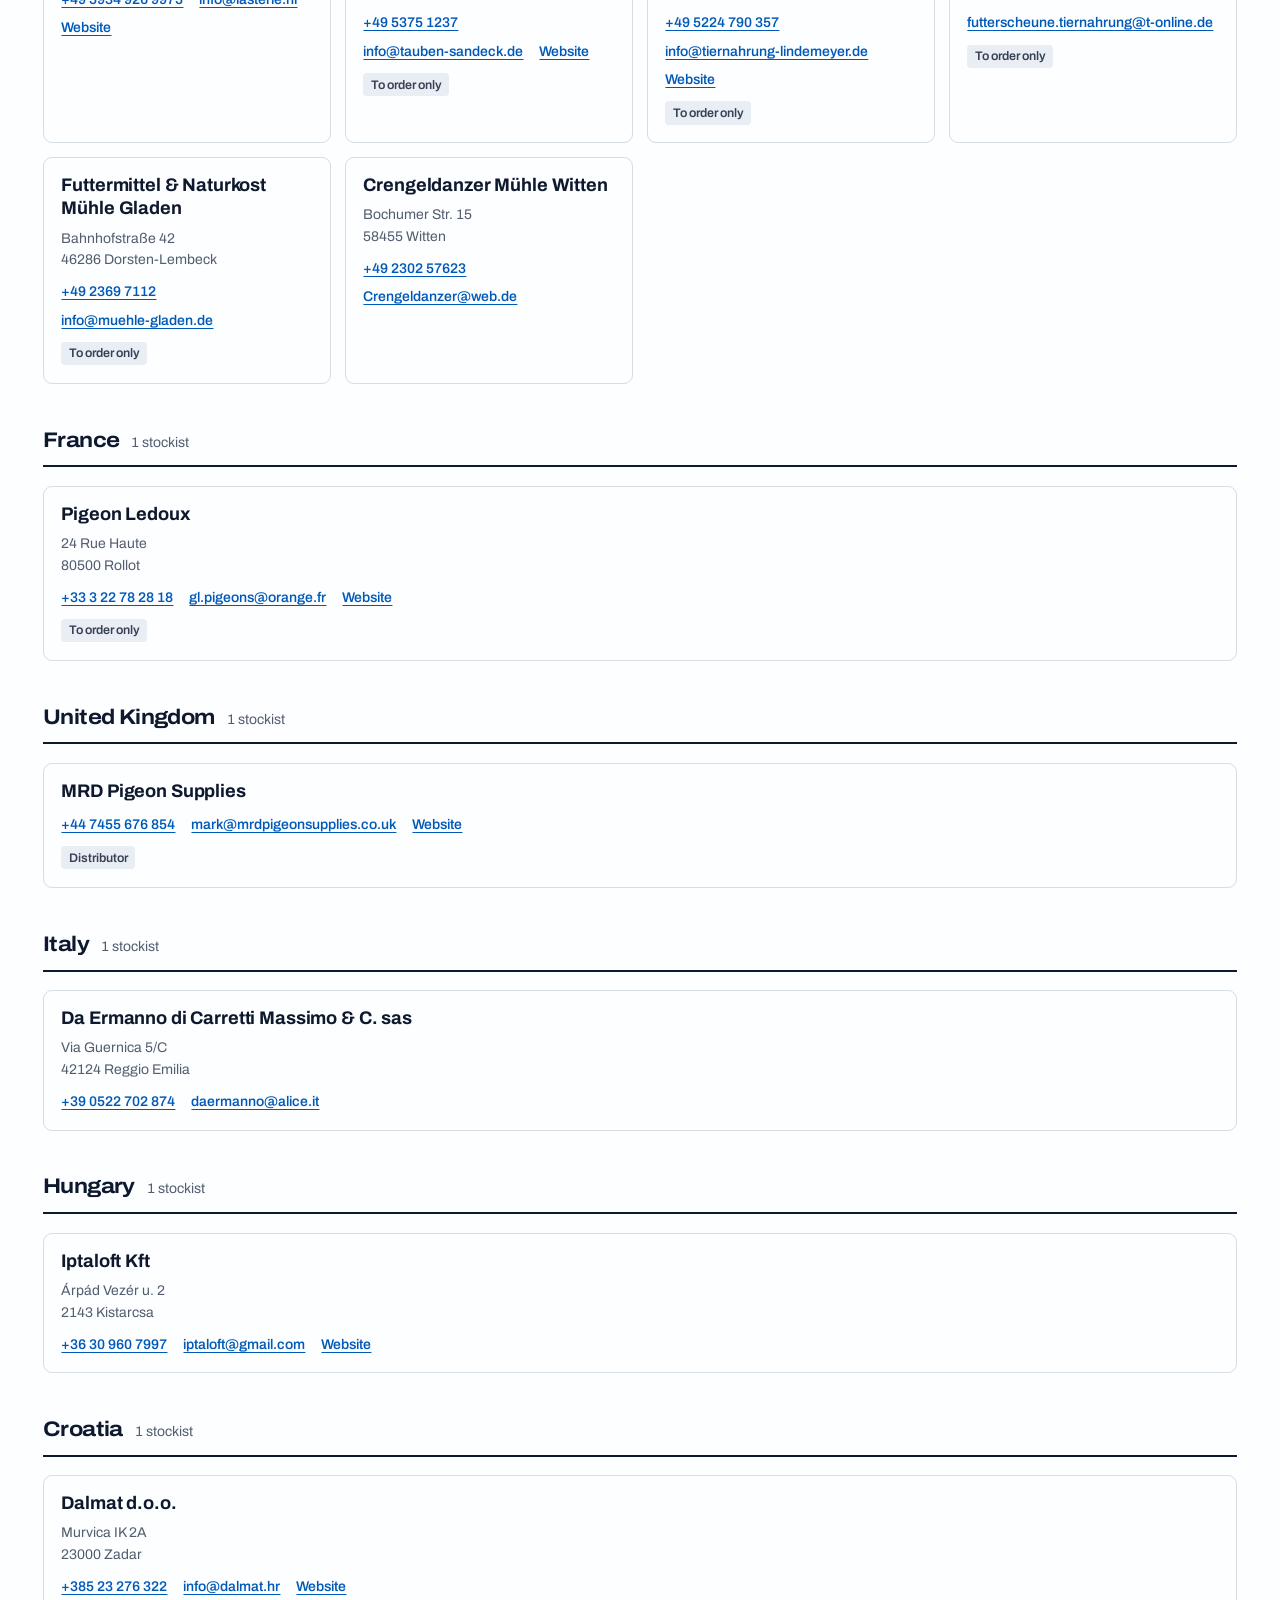
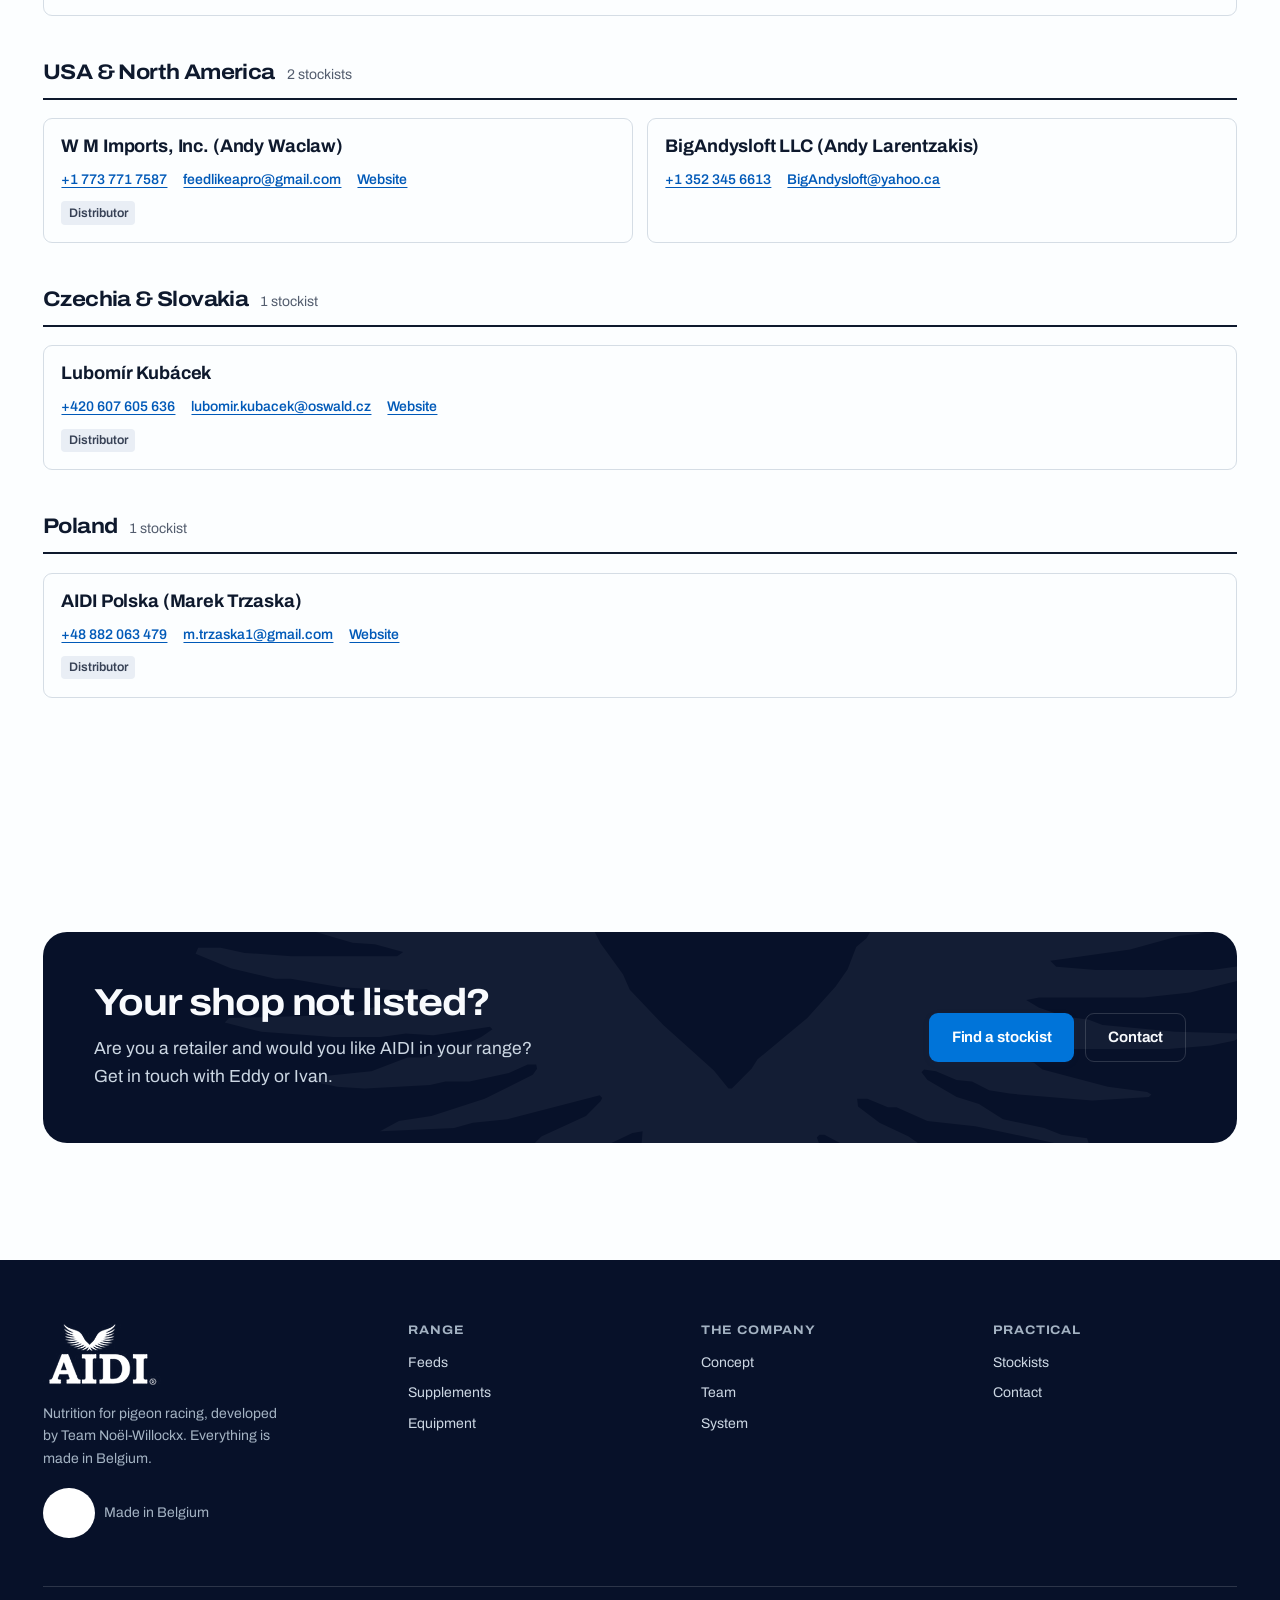
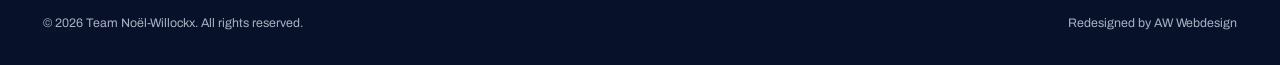
<file: verkooppunten.html>
<!doctype html>
<html lang="nl" class="no-js">
<head>
<meta charset="utf-8">
<meta name="viewport" content="width=device-width, initial-scale=1">
<title>Verkooppunten: waar koopt u AIDI? | AIDI</title>
<meta name="description" content="Ruim zestig AIDI-verkooppunten in België en Nederland, plus invoerders in Duitsland, Frankrijk, het VK, Italië, Hongarije, Kroatië, de VS, Tsjechië en Polen.">
<meta name="theme-color" content="#1a2642">
<link rel="icon" href="assets/brand/favicon-32.png" sizes="32x32">
<link rel="apple-touch-icon" href="assets/brand/apple-touch-icon.png">
<link rel="preconnect" href="https://fonts.googleapis.com">
<link rel="preconnect" href="https://fonts.gstatic.com" crossorigin>
<link rel="stylesheet" href="https://fonts.googleapis.com/css2?family=Archivo:wdth,wght@62..125,100..900&display=swap">
<link rel="stylesheet" href="style.css?v=59a3466c">
<script>document.documentElement.className = 'js';</script>
</head>
<body data-page="verkooppunten">
<a class="skip-link" href="#main" data-i18n="ui.skip">Ga naar hoofdinhoud</a>

  <header class="masthead">
    <div class="wrap masthead__bar">
      <a class="brand" href="index.html">
        <img src="assets/brand/logo-aidi.png" alt="AIDI" width="433" height="225">
        <span class="brand__sub" data-i18n="ui.tagline">Voeding voor duivensport</span>
      </a>

      <nav class="nav" aria-label="Hoofdnavigatie">
        <ul class="nav__list">
            <li><a class="nav__link" href="concept.html" data-i18n="nav.concept">Concept</a></li>
            <li><a class="nav__link" href="voeders.html" data-i18n="nav.voeders">Voeders</a></li>
            <li><a class="nav__link" href="supplementen.html" data-i18n="nav.supplementen">Supplementen</a></li>
            <li><a class="nav__link" href="equipment.html" data-i18n="nav.equipment">Equipment</a></li>
            <li><a class="nav__link" href="systeem.html" data-i18n="nav.systeem">Systeem</a></li>
            <li><a class="nav__link" href="team.html" data-i18n="nav.team">Team</a></li>
            <li><a class="nav__link" href="verkooppunten.html" aria-current="page" data-i18n="nav.verkooppunten">Verkooppunten</a></li>
        </ul>
      </nav>

      <div class="masthead__end">
        <div class="lang">
          <button type="button" class="lang__toggle" aria-expanded="false" aria-haspopup="true">
            <span class="visually-hidden" data-i18n="ui.language">Taal</span>
            <span class="lang__current">NL</span>
            <svg viewBox="0 0 24 24" fill="none" stroke="currentColor" stroke-width="1.75" stroke-linecap="round" stroke-linejoin="round" aria-hidden="true"><path d="M5 9l7 7 7-7"/></svg>
          </button>
          <div class="lang__menu" role="menu" hidden>
              <button type="button" class="lang__option" data-lang="nl" lang="nl" aria-current="true"><span class="lang__code">NL</span>Nederlands</button>
              <button type="button" class="lang__option" data-lang="fr" lang="fr" aria-current="false"><span class="lang__code">FR</span>Français</button>
              <button type="button" class="lang__option" data-lang="en" lang="en" aria-current="false"><span class="lang__code">EN</span>English</button>
              <button type="button" class="lang__option" data-lang="de" lang="de" aria-current="false"><span class="lang__code">DE</span>Deutsch</button>
              <button type="button" class="lang__option" data-lang="zh" lang="zh-Hans" aria-current="false"><span class="lang__code">ZH</span>中文</button>
          </div>
        </div>
        <a class="btn btn--primary btn--sm" href="contact.html" data-i18n="nav.contact">Contact</a>
        <button type="button" class="burger" aria-expanded="false" aria-controls="drawer" aria-label="Menu"><span></span></button>
      </div>
    </div>
  </header>

  <div class="drawer" id="drawer" hidden>
    <nav aria-label="Mobiele navigatie">
      <div class="drawer__list">
          <a class="drawer__link" href="concept.html"><span data-i18n="nav.concept">Concept</span><svg viewBox="0 0 24 24" fill="none" stroke="currentColor" stroke-width="1.75" stroke-linecap="round" stroke-linejoin="round" aria-hidden="true"><path d="M4 12h15M13 6l6 6-6 6"/></svg></a>
          <a class="drawer__link" href="voeders.html"><span data-i18n="nav.voeders">Voeders</span><svg viewBox="0 0 24 24" fill="none" stroke="currentColor" stroke-width="1.75" stroke-linecap="round" stroke-linejoin="round" aria-hidden="true"><path d="M4 12h15M13 6l6 6-6 6"/></svg></a>
          <a class="drawer__link" href="supplementen.html"><span data-i18n="nav.supplementen">Supplementen</span><svg viewBox="0 0 24 24" fill="none" stroke="currentColor" stroke-width="1.75" stroke-linecap="round" stroke-linejoin="round" aria-hidden="true"><path d="M4 12h15M13 6l6 6-6 6"/></svg></a>
          <a class="drawer__link" href="equipment.html"><span data-i18n="nav.equipment">Equipment</span><svg viewBox="0 0 24 24" fill="none" stroke="currentColor" stroke-width="1.75" stroke-linecap="round" stroke-linejoin="round" aria-hidden="true"><path d="M4 12h15M13 6l6 6-6 6"/></svg></a>
          <a class="drawer__link" href="systeem.html"><span data-i18n="nav.systeem">Systeem</span><svg viewBox="0 0 24 24" fill="none" stroke="currentColor" stroke-width="1.75" stroke-linecap="round" stroke-linejoin="round" aria-hidden="true"><path d="M4 12h15M13 6l6 6-6 6"/></svg></a>
          <a class="drawer__link" href="team.html"><span data-i18n="nav.team">Team</span><svg viewBox="0 0 24 24" fill="none" stroke="currentColor" stroke-width="1.75" stroke-linecap="round" stroke-linejoin="round" aria-hidden="true"><path d="M4 12h15M13 6l6 6-6 6"/></svg></a>
          <a class="drawer__link" href="verkooppunten.html" aria-current="page"><span data-i18n="nav.verkooppunten">Verkooppunten</span><svg viewBox="0 0 24 24" fill="none" stroke="currentColor" stroke-width="1.75" stroke-linecap="round" stroke-linejoin="round" aria-hidden="true"><path d="M4 12h15M13 6l6 6-6 6"/></svg></a>
      </div>
    </nav>
    <div class="drawer__foot">
      <a class="btn btn--primary" href="verkooppunten.html" data-i18n="ui.findDealer">Vind een verkooppunt</a>
      <a class="btn btn--outline" href="contact.html" data-i18n="nav.contact">Contact</a>
    </div>
  </div>

<main id="main">
  <section class="pagehead">
    <div class="wrap">
      <nav class="crumbs" aria-label="Kruimelpad">
        <a href="index.html" data-i18n="ui.home">Home</a>
        <span aria-hidden="true">/</span>
        <span data-i18n="nav.verkooppunten">Verkooppunten</span>
      </nav>
      <h1 class="rv-mask"><span data-i18n="verkooppunten.h1">Waar koopt u AIDI?</span></h1>
      <p data-i18n="verkooppunten.lede" class="lede">Ruim zestig winkels en invoerders in elf landen. Zoek op naam, gemeente of postcode.</p>
    </div>
  </section>

  <section class="section section--flush-top">
    <div class="wrap">
      <div class="nearby js-only">
        <h2 data-i18n="verkooppunten.nearbyTitle">Vind een verkooppunt dichtbij</h2>
        <p data-i18n="verkooppunten.nearbyHelp">Gebruik uw locatie om de dichtstbijzijnde verkooppunten te vinden, of zoek hieronder op gemeente of postcode.</p>
        <button class="btn btn--primary" type="button" data-locate data-i18n="verkooppunten.locate">Gebruik mijn locatie</button>
        <p data-location-status role="status" aria-live="polite"></p>
        <div class="dealers" data-nearby hidden></div>
      </div>
      <div class="finder">
        <div class="search">
          <svg viewBox="0 0 24 24" fill="none" stroke="currentColor" stroke-width="1.75" stroke-linecap="round" stroke-linejoin="round" aria-hidden="true"><circle cx="11" cy="11" r="7"/><path d="M20 20l-3.6-3.6"/></svg>
          <label class="visually-hidden" for="dealer-q" data-i18n="ui.searchDealers">Zoek op winkel, gemeente of postcode</label>
          <input type="search" id="dealer-q" data-dealer-search autocomplete="off"
                 placeholder="Zoek op winkel, gemeente of postcode" data-i18n-attr="placeholder:ui.searchDealers">
          <button type="button" class="search__clear" aria-label="Wissen" data-i18n-attr="aria-label:ui.clear" hidden><svg viewBox="0 0 24 24" fill="none" stroke="currentColor" stroke-width="1.75" stroke-linecap="round" stroke-linejoin="round" aria-hidden="true"><path d="M6 6l12 12M18 6L6 18"/></svg></button>
        </div>
        <span class="filters__count" data-count></span>
      </div>
      <div class="nearby nearby--search" data-search-nearby hidden>
        <p data-search-status role="status" aria-live="polite"></p>
        <div class="dealers" data-search-results></div>
      </div>

      <div class="country-group">
        <div class="country-head">
          <h2 data-i18n="country.be">België</h2>
          <span>32 verkooppunten</span>
        </div>
        <div class="dealers">
        <article class="dealer" data-find="vanderbauwhede zingem 9750 kokerstraat 5" data-lat="50.90393" data-lon="3.65379">
          <h3>Vanderbauwhede</h3>
          <address>Kokerstraat 5<br>9750 Zingem</address>
          <div class="dealer__links"><a href="mailto:info@vanderbauwhede.eu">info@vanderbauwhede.eu</a><a href="https://www.vanderbauwhede.eu" target="_blank" rel="noopener noreferrer" data-i18n="ui.website">Website</a></div>
          
          
        </article>
        <article class="dealer" data-find="tuincentrum droogmans rummen 3454 kraaistraat 17" data-lat="50.89066" data-lon="5.16468">
          <h3>Tuincentrum Droogmans</h3>
          <address>Kraaistraat 17<br>3454 Rummen</address>
          <div class="dealer__links"><a href="mailto:info@tuincentrumdroogmans.be">info@tuincentrumdroogmans.be</a><a href="https://www.tuincentrumdroogmans.be/duivensport" target="_blank" rel="noopener noreferrer" data-i18n="ui.website">Website</a></div>
          
          
        </article>
        <article class="dealer" data-find="horta huygen heist-op-den-berg 2220 boudewijnlaan 5" data-lat="51.06252" data-lon="4.71943">
          <h3>Horta Huygen</h3>
          <address>Boudewijnlaan 5<br>2220 Heist-op-den-Berg</address>
          <div class="dealer__links"><a href="mailto:info@dierenspeciaalzaakhuygen.be">info@dierenspeciaalzaakhuygen.be</a><a href="https://www.dierenspeciaalzaakhuygen.be" target="_blank" rel="noopener noreferrer" data-i18n="ui.website">Website</a></div>
          
          
        </article>
        <article class="dealer" data-find="hobbycenter schoors adegem 9991 kleine moerwege 3" data-lat="51.20353" data-lon="3.48585">
          <h3>Hobbycenter Schoors</h3>
          <address>Kleine Moerwege 3<br>9991 Adegem</address>
          <div class="dealer__links"><a href="tel:0494926594">0494 92 65 94</a><a href="mailto:carmenschoors@gmail.com">carmenschoors@gmail.com</a></div>
          
          
        </article>
        <article class="dealer" data-find="pigeon d'or sajema sombreffe 5140 ch. de nivelles 155 a" data-lat="50.52254" data-lon="4.59919">
          <h3>Pigeon D'or Sajema</h3>
          <address>Ch. de Nivelles 155 A<br>5140 Sombreffe</address>
          <div class="dealer__links"><a href="mailto:pigeondor.sajema.sprl@aveve.be">pigeondor.sajema.sprl@aveve.be</a></div>
          
          
        </article>
        <article class="dealer" data-find="johan van extergem dendermonde 9200 bevrijdingslaan 2/a" data-lat="51.03123" data-lon="4.09811">
          <h3>Johan Van Extergem</h3>
          <address>Bevrijdingslaan 2/A<br>9200 Dendermonde</address>
          
          
          
        </article>
        <article class="dealer" data-find="dap de kabei sint-truiden 3800 kabei 26" data-lat="50.81528" data-lon="5.18589">
          <h3>DAP De Kabei</h3>
          <address>Kabei 26<br>3800 Sint-Truiden</address>
          <div class="dealer__links"><a href="mailto:dierenartsen@dekabei.be">dierenartsen@dekabei.be</a><a href="https://www.dekabei.be" target="_blank" rel="noopener noreferrer" data-i18n="ui.website">Website</a></div>
          
          
        </article>
        <article class="dealer" data-find="tuin en dier jan mertens lebbeke 9280 klein-antwerpenstraat 25a" data-lat="51.0004" data-lon="4.13077">
          <h3>Tuin en Dier Jan Mertens</h3>
          <address>Klein-Antwerpenstraat 25a<br>9280 Lebbeke</address>
          <div class="dealer__links"><a href="mailto:info@jan-mertens.be">info@jan-mertens.be</a><a href="https://www.jan-mertens.be" target="_blank" rel="noopener noreferrer" data-i18n="ui.website">Website</a></div>
          
          
        </article>
        <article class="dealer" data-find="hobbycenter bernard lefebre zulte 9870 karreweg 58" data-lat="50.94005" data-lon="3.47531">
          <h3>Hobbycenter Bernard Lefebre</h3>
          <address>Karreweg 58<br>9870 Zulte</address>
          <div class="dealer__links"><a href="mailto:hobbycenter@lefebre-bernard.be">hobbycenter@lefebre-bernard.be</a><a href="https://www.lefebre-bernard.be" target="_blank" rel="noopener noreferrer" data-i18n="ui.website">Website</a></div>
          
          
        </article>
        <article class="dealer" data-find="polderse zaadhandel stabroek 2940 ettenhoven 113" data-lat="51.33265" data-lon="4.36807">
          <h3>Polderse Zaadhandel</h3>
          <address>Ettenhoven 113<br>2940 Stabroek</address>
          <div class="dealer__links"><a href="mailto:polderse.zaadhandel@telenet.be">polderse.zaadhandel@telenet.be</a><a href="https://www.horta.org/nl/Stabroek" target="_blank" rel="noopener noreferrer" data-i18n="ui.website">Website</a></div>
          
          
        </article>
        <article class="dealer" data-find="dierenspeciaalzaak de watertoren torhout 8820 bruggestraat 154a" data-lat="51.06478" data-lon="3.10164">
          <h3>Dierenspeciaalzaak De Watertoren</h3>
          <address>Bruggestraat 154a<br>8820 Torhout</address>
          <div class="dealer__links"><a href="tel:050223595">050 22 35 95</a><a href="mailto:declerck.marnix@skynet.be">declerck.marnix@skynet.be</a></div>
          
          
        </article>
        <article class="dealer" data-find="bart van impe wichelen 9260 bruinbekestraat 27" data-lat="51.00608" data-lon="3.97425">
          <h3>Bart Van Impe</h3>
          <address>Bruinbekestraat 27<br>9260 Wichelen</address>
          <div class="dealer__links"><a href="tel:093680631">09 368 06 31</a></div>
          
          
        </article>
        <article class="dealer" data-find="leyen dier- en tuinbenodigdheden maaseik 3680 venlosesteenweg 136" data-lat="51.09472" data-lon="5.79173">
          <h3>Leyen Dier- en tuinbenodigdheden</h3>
          <address>Venlosesteenweg 136<br>3680 Maaseik</address>
          <div class="dealer__links"><a href="mailto:info@leyen.be">info@leyen.be</a><a href="https://www.leyendierenspeciaalzaak.be/" target="_blank" rel="noopener noreferrer" data-i18n="ui.website">Website</a></div>
          
          
        </article>
        <article class="dealer" data-find="hobbyshop van tilburg baarle-hertog 2387 zondereigen 43a" data-lat="51.43836" data-lon="4.9317">
          <h3>Hobbyshop Van Tilburg</h3>
          <address>Zondereigen 43a<br>2387 Baarle-Hertog</address>
          <div class="dealer__links"><a href="tel:014631066">014 63 10 66</a><a href="mailto:ronny@vantilburgronny.com">ronny@vantilburgronny.com</a><a href="https://www.webshopvantilburg.com" target="_blank" rel="noopener noreferrer" data-i18n="ui.website">Website</a></div>
          
          
        </article>
        <article class="dealer" data-find="aveve de dobbeleer sint-martens-lennik 1750 zwijnenbergstraat 55" data-lat="50.81219" data-lon="4.16613">
          <h3>Aveve De Dobbeleer</h3>
          <address>Zwijnenbergstraat 55<br>1750 Sint-Martens-Lennik</address>
          <div class="dealer__links"><a href="tel:025320475">02 532 04 75</a><a href="mailto:dedobbeleer.dirk@aveve.be">dedobbeleer.dirk@aveve.be</a></div>
          
          
        </article>
        <article class="dealer" data-find="hobbyzaak jansseune diksmuide 8600 pervijzestraat 71" data-lat="51.03334" data-lon="2.86472">
          <h3>Hobbyzaak Jansseune</h3>
          <address>Pervijzestraat 71<br>8600 Diksmuide</address>
          <div class="dealer__links"><a href="tel:051555580">051 55 55 80</a></div>
          
          <span class="dealer__note" data-i18n="ui.orderOnly">Enkel op bestelling</span>
        </article>
        <article class="dealer" data-find="bird trading ivo scherpenheuvel 3270 houwaartstraat 64" data-lat="50.98027" data-lon="4.97746">
          <h3>Bird Trading Ivo</h3>
          <address>Houwaartstraat 64<br>3270 Scherpenheuvel</address>
          <div class="dealer__links"><a href="tel:0475353758">0475 35 37 58</a></div>
          
          
        </article>
        <article class="dealer" data-find="aveve lapage zottegem zottegem 9620 wassenhovestraat 26 (leeuwergem)" data-lat="50.86423" data-lon="3.81027">
          <h3>Aveve Lapage Zottegem</h3>
          <address>Wassenhovestraat 26 (Leeuwergem)<br>9620 Zottegem</address>
          <div class="dealer__links"><a href="tel:093601644">09 360 16 44</a><a href="mailto:lapage.marc@aveve.be">lapage.marc@aveve.be</a></div>
          
          
        </article>
        <article class="dealer" data-find="horta kuurne - dendauw kuurne 8520 brugsesteenweg 432" data-lat="50.85229" data-lon="3.28647">
          <h3>Horta Kuurne - Dendauw</h3>
          <address>Brugsesteenweg 432<br>8520 Kuurne</address>
          <div class="dealer__links"><a href="tel:056712452">056 71 24 52</a><a href="mailto:info@dendauw.be">info@dendauw.be</a></div>
          
          
        </article>
        <article class="dealer" data-find="animal friends braine-l'alleud 1420 rue d'abeiche 1" data-lat="50.69431" data-lon="4.35476">
          <h3>Animal Friends</h3>
          <address>Rue d'Abeiche 1<br>1420 Braine-l'Alleud</address>
          <div class="dealer__links"><a href="tel:023842366">02 384 23 66</a><a href="mailto:info@animals-friends.be">info@animals-friends.be</a><a href="https://www.sprl-luc-van-thuyne.be/" target="_blank" rel="noopener noreferrer" data-i18n="ui.website">Website</a></div>
          
          
        </article>
        <article class="dealer" data-find="carine engels zelzate 9060 peperstraat 2" data-lat="51.2" data-lon="3.8105">
          <h3>Carine Engels</h3>
          <address>Peperstraat 2<br>9060 Zelzate</address>
          <div class="dealer__links"><a href="tel:093455309">09 345 53 09</a></div>
          
          
        </article>
        <article class="dealer" data-find="convens balen 2490 graanstraat 19" data-lat="51.17275" data-lon="5.19414">
          <h3>Convens</h3>
          <address>Graanstraat 19<br>2490 Balen</address>
          <div class="dealer__links"><a href="tel:014311574">014 31 15 74</a><a href="mailto:info@convens.be">info@convens.be</a><a href="https://www.convens.be" target="_blank" rel="noopener noreferrer" data-i18n="ui.website">Website</a></div>
          
          
        </article>
        <article class="dealer" data-find="horta lemmens rumst 2840 pierstraat 12" data-lat="51.07929" data-lon="4.42405">
          <h3>Horta Lemmens</h3>
          <address>Pierstraat 12<br>2840 Rumst</address>
          <div class="dealer__links"><a href="tel:038880035">03 888 00 35</a><a href="mailto:info@hortalemmens.be">info@hortalemmens.be</a></div>
          
          
        </article>
        <article class="dealer" data-find="animalis.be noville-les-bois 5380 rue ernest montellier 24" data-lat="50.55528" data-lon="4.98289">
          <h3>Animalis.be</h3>
          <address>Rue Ernest Montellier 24<br>5380 Noville-les-Bois</address>
          <div class="dealer__links"><a href="mailto:info@animalis.be">info@animalis.be</a><a href="https://www.animalis.be" target="_blank" rel="noopener noreferrer" data-i18n="ui.website">Website</a></div>
          
          
        </article>
        <article class="dealer" data-find="natuurlijk goed sint-niklaas 9100 dendermondse steenweg 322" data-lat="51.16467" data-lon="4.13951">
          <h3>Natuurlijk Goed</h3>
          <address>Dendermondse Steenweg 322<br>9100 Sint-Niklaas</address>
          <div class="dealer__links"><a href="tel:0479449028">0479 44 90 28</a><a href="mailto:info@natuurlijkgoed.be">info@natuurlijkgoed.be</a><a href="https://www.natuurlijkgoed.be" target="_blank" rel="noopener noreferrer" data-i18n="ui.website">Website</a></div>
          
          
        </article>
        <article class="dealer" data-find="animal city beauraing 5570 rue de dinant 124" data-lat="50.08846" data-lon="4.93991">
          <h3>Animal City</h3>
          <address>Rue de Dinant 124<br>5570 Beauraing</address>
          <div class="dealer__links"><a href="tel:082711591">082 71 15 91</a><a href="mailto:info@animalcity.be">info@animalcity.be</a></div>
          
          
        </article>
        <article class="dealer" data-find="garden rolland delbart beloeil 7973 rue de tournai 228" data-lat="50.53129" data-lon="3.68801">
          <h3>Garden Rolland Delbart</h3>
          <address>Rue de Tournai 228<br>7973 Beloeil</address>
          <div class="dealer__links"><a href="tel:069575221">069 57 52 21</a><a href="mailto:info@rollanddelbart.be">info@rollanddelbart.be</a></div>
          
          <span class="dealer__note" data-i18n="ui.orderOnly">Enkel op bestelling</span>
        </article>
        <article class="dealer" data-find="verwimp dier &amp; tuin herentals 2200 lankem 1" data-lat="51.17654" data-lon="4.83626">
          <h3>Verwimp Dier &amp; Tuin</h3>
          <address>Lankem 1<br>2200 Herentals</address>
          <div class="dealer__links"><a href="tel:014265038">014 26 50 38</a></div>
          
          
        </article>
        <article class="dealer" data-find="fietsen geukens vorselaar 2299 zand 1" data-lat="51.20234" data-lon="4.76948">
          <h3>Fietsen Geukens</h3>
          <address>Zand 1<br>2299 Vorselaar</address>
          <div class="dealer__links"><a href="tel:0477549288">0477 54 92 88</a></div>
          
          
        </article>
        <article class="dealer" data-find="poils &amp; plumes éghezée 5310 chaussée de namur 434, waret-la-chaussée" data-lat="50.59168" data-lon="4.9066">
          <h3>Poils &amp; Plumes</h3>
          <address>Chaussée de Namur 434, Waret-la-Chaussée<br>5310 Éghezée</address>
          <div class="dealer__links"><a href="tel:081580866">081 58 08 66</a><a href="mailto:WLC@poilsetplumes.be">WLC@poilsetplumes.be</a></div>
          
          
        </article>
        <article class="dealer" data-find="boerens'hof lede lede 9340 langeweestraat 34" data-lat="50.96615" data-lon="3.97798">
          <h3>Boerens'hof Lede</h3>
          <address>Langeweestraat 34<br>9340 Lede</address>
          <div class="dealer__links"><a href="tel:053805167">053 80 51 67</a><a href="mailto:michael.van.caelenberg@telenet.be">michael.van.caelenberg@telenet.be</a></div>
          
          
        </article>
        <article class="dealer" data-find="dierenvoeders &amp; strooisels hans mollen broechem 2520 nestlaan 124" data-lat="51.1814" data-lon="4.59672">
          <h3>Dierenvoeders &amp; Strooisels Hans Mollen</h3>
          <address>Nestlaan 124<br>2520 Broechem</address>
          <div class="dealer__links"><a href="tel:0473915841">0473 91 58 41</a><a href="mailto:hans.mollen@telenet.be">hans.mollen@telenet.be</a></div>
          
          
        </article>
        </div>
      </div>
      <div class="country-group">
        <div class="country-head">
          <h2 data-i18n="country.nl">Nederland</h2>
          <span>12 verkooppunten</span>
        </div>
        <div class="dealers">
        <article class="dealer" data-find="broekema duivensportcentrum friesland dokkum 9101 wz hogedijken 34-3" data-lat="53.32435" data-lon="5.99923">
          <h3>Broekema Duivensportcentrum Friesland</h3>
          <address>Hogedijken 34-3<br>9101 WZ Dokkum</address>
          <div class="dealer__links"><a href="tel:+31654271111">+31 6 54 27 11 11</a></div>
          
          
        </article>
        <article class="dealer" data-find="obie diervoeders almelo 7602 pd plesmanweg 25" data-lat="52.35636" data-lon="6.66362">
          <h3>Obie Diervoeders</h3>
          <address>Plesmanweg 25<br>7602 PD Almelo</address>
          <div class="dealer__links"><a href="tel:+31546492612">+31 546 49 26 12</a></div>
          
          
        </article>
        <article class="dealer" data-find="beestenboel wezep wezep 8091 aa stationsweg 7c" data-lat="52.45791" data-lon="5.99954">
          <h3>Beestenboel Wezep</h3>
          <address>Stationsweg 7C<br>8091 AA Wezep</address>
          
          
          
        </article>
        <article class="dealer" data-find="rottine dieren- en duivenspeciaalzaak de westereen 9271 ha suder stasjonsstrjitte 7" data-lat="53.25647" data-lon="6.03887">
          <h3>Rottine dieren- en duivenspeciaalzaak</h3>
          <address>Suder Stasjonsstrjitte 7<br>9271 HA De Westereen</address>
          <div class="dealer__links"><a href="tel:+31511445809">+31 511 44 58 09</a><a href="mailto:info@rottinedierenspeciaalzaak.nl">info@rottinedierenspeciaalzaak.nl</a><a href="http://www.rottinedierenspeciaalzaak.nl" target="_blank" rel="noopener noreferrer" data-i18n="ui.website">Website</a></div>
          
          
        </article>
        <article class="dealer" data-find="de groot diervoeders b.v. 's-heerenbroek 8275 ad zwolseweg 115" data-lat="52.53539" data-lon="6.01506">
          <h3>De Groot Diervoeders B.V.</h3>
          <address>Zwolseweg 115<br>8275 AD 's-Heerenbroek</address>
          <div class="dealer__links"><a href="tel:+31383557214">+31 38 355 72 14</a><a href="mailto:info@degrootdiervoeders.nl">info@degrootdiervoeders.nl</a><a href="https://www.degrootdiervoeders.nl" target="_blank" rel="noopener noreferrer" data-i18n="ui.website">Website</a></div>
          
          
        </article>
        <article class="dealer" data-find="dierenspeciaalzaak jan wagemakers roosendaal 4702 zj kalsdonksestraat 146" data-lat="51.53315" data-lon="4.45613">
          <h3>Dierenspeciaalzaak Jan Wagemakers</h3>
          <address>Kalsdonksestraat 146<br>4702 ZJ Roosendaal</address>
          <div class="dealer__links"><a href="tel:+31165537534">+31 165 53 75 34</a><a href="mailto:info@janwagemakers.nl">info@janwagemakers.nl</a><a href="https://www.janwagemakers.nl" target="_blank" rel="noopener noreferrer" data-i18n="ui.website">Website</a></div>
          
          
        </article>
        <article class="dealer" data-find="welkoop staphorst staphorst 7951 dn oude rijksweg 138" data-lat="52.63668" data-lon="6.20804">
          <h3>Welkoop Staphorst</h3>
          <address>Oude Rijksweg 138<br>7951 DN Staphorst</address>
          <div class="dealer__links"><a href="tel:+31522461218">+31 522 46 12 18</a><a href="https://www.welkoop.nl/winkels/staphorst" target="_blank" rel="noopener noreferrer" data-i18n="ui.website">Website</a></div>
          
          
        </article>
        <article class="dealer" data-find="de groene luifel sluis 4524 cv oude kerkstraat 12" data-lat="51.32566" data-lon="3.51663">
          <h3>De Groene Luifel</h3>
          <address>Oude Kerkstraat 12<br>4524 CV Sluis</address>
          <div class="dealer__links"><a href="tel:+31117461731">+31 117 46 17 31</a><a href="mailto:info@degroeneluifel.nl">info@degroeneluifel.nl</a><a href="https://www.degroeneluifel.nl/" target="_blank" rel="noopener noreferrer" data-i18n="ui.website">Website</a></div>
          
          
        </article>
        <article class="dealer" data-find="dierentotaalzaak ons schuurtje krimpen aan den ijssel 2922 ab noorderstraat 23a" data-lat="51.9144" data-lon="4.58879">
          <h3>Dierentotaalzaak Ons Schuurtje</h3>
          <address>Noorderstraat 23a<br>2922 AB Krimpen aan den IJssel</address>
          <div class="dealer__links"><a href="tel:+31180552471">+31 180 55 24 71</a><a href="mailto:info@ons-schuurtje.nl">info@ons-schuurtje.nl</a></div>
          
          
        </article>
        <article class="dealer" data-find="mallepietje diervoeding purmerend 1442 lc van ijsendijkstraat 160 a" data-lat="52.50248" data-lon="4.96148">
          <h3>Mallepietje Diervoeding</h3>
          <address>Van IJsendijkstraat 160 A<br>1442 LC Purmerend</address>
          <div class="dealer__links"><a href="tel:+31612325825">+31 6 12 32 58 25</a><a href="mailto:mallepietjediervoeding@outlook.com">mallepietjediervoeding@outlook.com</a></div>
          
          
        </article>
        <article class="dealer" data-find="schamp diervoeders en fourage afferden (gelderland) distelbergsestraat 1a" data-lat="51.88096" data-lon="5.63674">
          <h3>Schamp Diervoeders en Fourage</h3>
          <address>Distelbergsestraat 1a<br>Afferden (Gelderland)</address>
          <div class="dealer__links"><a href="tel:+31627249930">+31 6 27 24 99 30</a></div>
          
          <span class="dealer__note" data-i18n="ui.byAppointment">Open op afspraak</span>
        </article>
        <article class="dealer" data-find="theuns dierenvoeders dongen 5107 rg de hak 16b" data-lat="51.64289" data-lon="4.95788">
          <h3>Theuns Dierenvoeders</h3>
          <address>De Hak 16B<br>5107 RG Dongen</address>
          <div class="dealer__links"><a href="tel:+31162313043">+31 162 31 30 43</a><a href="mailto:info@dierenparadijstheuns.nl">info@dierenparadijstheuns.nl</a><a href="https://www.dierenparadijstheuns.nl/" target="_blank" rel="noopener noreferrer" data-i18n="ui.website">Website</a></div>
          
          
        </article>
        </div>
      </div>
      <div class="country-group">
        <div class="country-head">
          <h2 data-i18n="country.de">Duitsland</h2>
          <span>6 verkooppunten</span>
        </div>
        <div class="dealers">
        <article class="dealer" data-find="lasterie shop haren (ems), ot altenberge 49733 altenberger straße 3" data-lat="52.79056" data-lon="7.24003">
          <h3>Lasterie Shop</h3>
          <address>Altenberger Straße 3<br>49733 Haren (Ems), OT Altenberge</address>
          <div class="dealer__links"><a href="tel:+4959349269975">+49 5934 926 9975</a><a href="mailto:info@lasterie.nl">info@lasterie.nl</a><a href="https://www.lasterieshop.eu" target="_blank" rel="noopener noreferrer" data-i18n="ui.website">Website</a></div>
          
          
        </article>
        <article class="dealer" data-find="horst &amp; sandeck gmbh &amp; co. landhandel kg müden (aller) 38539 handelsweg 5" data-lat="52.52536" data-lon="10.36261">
          <h3>Horst &amp; Sandeck GmbH &amp; Co. Landhandel KG</h3>
          <address>Handelsweg 5<br>38539 Müden (Aller)</address>
          <div class="dealer__links"><a href="tel:+4953751237">+49 5375 1237</a><a href="mailto:info@tauben-sandeck.de">info@tauben-sandeck.de</a><a href="https://shop.tauben-sandeck.de/" target="_blank" rel="noopener noreferrer" data-i18n="ui.website">Website</a></div>
          
          <span class="dealer__note" data-i18n="ui.orderOnly">Enkel op bestelling</span>
        </article>
        <article class="dealer" data-find="lindemeyer tiernahrung + taubensport enger 32130 roßkampweg 69" data-lat="52.1394" data-lon="8.55888">
          <h3>Lindemeyer Tiernahrung + Taubensport</h3>
          <address>Roßkampweg 69<br>32130 Enger</address>
          <div class="dealer__links"><a href="tel:+495224790357">+49 5224 790 357</a><a href="mailto:info@tiernahrung-lindemeyer.de">info@tiernahrung-lindemeyer.de</a><a href="https://www.tiernahrung-lindemeyer.de" target="_blank" rel="noopener noreferrer" data-i18n="ui.website">Website</a></div>
          
          <span class="dealer__note" data-i18n="ui.orderOnly">Enkel op bestelling</span>
        </article>
        <article class="dealer" data-find="haarhaus h. - die fütterscheune marienheide-kalsbach 51709 eickenstraße 1a" data-lat="51.08331" data-lon="7.53179">
          <h3>Haarhaus H. - Die Fütterscheune</h3>
          <address>Eickenstraße 1A<br>51709 Marienheide-Kalsbach</address>
          <div class="dealer__links"><a href="mailto:futterscheune.tiernahrung@t-online.de">futterscheune.tiernahrung@t-online.de</a></div>
          
          <span class="dealer__note" data-i18n="ui.orderOnly">Enkel op bestelling</span>
        </article>
        <article class="dealer" data-find="futtermittel &amp; naturkost mühle gladen dorsten-lembeck 46286 bahnhofstraße 42" data-lat="51.66041" data-lon="6.96474">
          <h3>Futtermittel &amp; Naturkost Mühle Gladen</h3>
          <address>Bahnhofstraße 42<br>46286 Dorsten-Lembeck</address>
          <div class="dealer__links"><a href="tel:+4923697112">+49 2369 7112</a><a href="mailto:info@muehle-gladen.de">info@muehle-gladen.de</a></div>
          
          <span class="dealer__note" data-i18n="ui.orderOnly">Enkel op bestelling</span>
        </article>
        <article class="dealer" data-find="crengeldanzer mühle witten witten 58455 bochumer str. 15" data-lat="51.43702" data-lon="7.33512">
          <h3>Crengeldanzer Mühle Witten</h3>
          <address>Bochumer Str. 15<br>58455 Witten</address>
          <div class="dealer__links"><a href="tel:+49230257623">+49 2302 57623</a><a href="mailto:Crengeldanzer@web.de">Crengeldanzer@web.de</a></div>
          
          
        </article>
        </div>
      </div>
      <div class="country-group">
        <div class="country-head">
          <h2 data-i18n="country.fr">Frankrijk</h2>
          <span>1 verkooppunt</span>
        </div>
        <div class="dealers">
        <article class="dealer" data-find="pigeon ledoux rollot 80500 24 rue haute" data-lat="49.59206" data-lon="2.65456">
          <h3>Pigeon Ledoux</h3>
          <address>24 Rue Haute<br>80500 Rollot</address>
          <div class="dealer__links"><a href="tel:+33322782818">+33 3 22 78 28 18</a><a href="mailto:gl.pigeons@orange.fr">gl.pigeons@orange.fr</a><a href="https://www.pigeon-ledoux.com/" target="_blank" rel="noopener noreferrer" data-i18n="ui.website">Website</a></div>
          
          <span class="dealer__note" data-i18n="ui.orderOnly">Enkel op bestelling</span>
        </article>
        </div>
      </div>
      <div class="country-group">
        <div class="country-head">
          <h2 data-i18n="country.gb">Groot-Brittannië</h2>
          <span>1 verkooppunt</span>
        </div>
        <div class="dealers">
        <article class="dealer" data-find="mrd pigeon supplies">
          <h3>MRD Pigeon Supplies</h3>
          
          <div class="dealer__links"><a href="tel:+447455676854">+44 7455 676 854</a><a href="mailto:mark@mrdpigeonsupplies.co.uk">mark@mrdpigeonsupplies.co.uk</a><a href="https://mrdpigeonsupplies.co.uk" target="_blank" rel="noopener noreferrer" data-i18n="ui.website">Website</a></div>
          <span class="dealer__note" data-i18n="ui.distributor">Invoerder</span>
          
        </article>
        </div>
      </div>
      <div class="country-group">
        <div class="country-head">
          <h2 data-i18n="country.it">Italië</h2>
          <span>1 verkooppunt</span>
        </div>
        <div class="dealers">
        <article class="dealer" data-find="da ermanno di carretti massimo &amp; c. sas reggio emilia 42124 via guernica 5/c" data-lat="44.69784" data-lon="10.6305">
          <h3>Da Ermanno di Carretti Massimo &amp; C. sas</h3>
          <address>Via Guernica 5/C<br>42124 Reggio Emilia</address>
          <div class="dealer__links"><a href="tel:+390522702874">+39 0522 702 874</a><a href="mailto:daermanno@alice.it">daermanno@alice.it</a></div>
          
          
        </article>
        </div>
      </div>
      <div class="country-group">
        <div class="country-head">
          <h2 data-i18n="country.hu">Hongarije</h2>
          <span>1 verkooppunt</span>
        </div>
        <div class="dealers">
        <article class="dealer" data-find="iptaloft kft kistarcsa 2143 árpád vezér u. 2" data-lat="47.54473" data-lon="19.26364">
          <h3>Iptaloft Kft</h3>
          <address>Árpád Vezér u. 2<br>2143 Kistarcsa</address>
          <div class="dealer__links"><a href="tel:+36309607997">+36 30 960 7997</a><a href="mailto:iptaloft@gmail.com">iptaloft@gmail.com</a><a href="https://www.iptaloft.com" target="_blank" rel="noopener noreferrer" data-i18n="ui.website">Website</a></div>
          
          
        </article>
        </div>
      </div>
      <div class="country-group">
        <div class="country-head">
          <h2 data-i18n="country.hr">Kroatië</h2>
          <span>1 verkooppunt</span>
        </div>
        <div class="dealers">
        <article class="dealer" data-find="dalmat d.o.o. zadar 23000 murvica ik 2a" data-lat="44.11686" data-lon="15.23533">
          <h3>Dalmat d.o.o.</h3>
          <address>Murvica IK 2A<br>23000 Zadar</address>
          <div class="dealer__links"><a href="tel:+38523276322">+385 23 276 322</a><a href="mailto:info@dalmat.hr">info@dalmat.hr</a><a href="https://www.dalmat.hr" target="_blank" rel="noopener noreferrer" data-i18n="ui.website">Website</a></div>
          
          
        </article>
        </div>
      </div>
      <div class="country-group">
        <div class="country-head">
          <h2 data-i18n="country.us">VS &amp; Noord-Amerika</h2>
          <span>2 verkooppunten</span>
        </div>
        <div class="dealers">
        <article class="dealer" data-find="w m imports, inc. (andy waclaw)">
          <h3>W M Imports, Inc. (Andy Waclaw)</h3>
          
          <div class="dealer__links"><a href="tel:+17737717587">+1 773 771 7587</a><a href="mailto:feedlikeapro@gmail.com">feedlikeapro@gmail.com</a><a href="https://www.feedlikeapro.com" target="_blank" rel="noopener noreferrer" data-i18n="ui.website">Website</a></div>
          <span class="dealer__note" data-i18n="ui.distributor">Invoerder</span>
          
        </article>
        <article class="dealer" data-find="bigandysloft llc (andy larentzakis)">
          <h3>BigAndysloft LLC (Andy Larentzakis)</h3>
          
          <div class="dealer__links"><a href="tel:+13523456613">+1 352 345 6613</a><a href="mailto:BigAndysloft@yahoo.ca">BigAndysloft@yahoo.ca</a></div>
          
          
        </article>
        </div>
      </div>
      <div class="country-group">
        <div class="country-head">
          <h2 data-i18n="country.cz">Tsjechië &amp; Slowakije</h2>
          <span>1 verkooppunt</span>
        </div>
        <div class="dealers">
        <article class="dealer" data-find="lubomír kubácek">
          <h3>Lubomír Kubácek</h3>
          
          <div class="dealer__links"><a href="tel:+420607605636">+420 607 605 636</a><a href="mailto:lubomir.kubacek@oswald.cz">lubomir.kubacek@oswald.cz</a><a href="http://www.eshop-provsechny.cz/pigeons/index.php?route=product/category&amp;path=67" target="_blank" rel="noopener noreferrer" data-i18n="ui.website">Website</a></div>
          <span class="dealer__note" data-i18n="ui.distributor">Invoerder</span>
          
        </article>
        </div>
      </div>
      <div class="country-group">
        <div class="country-head">
          <h2 data-i18n="country.pl">Polen</h2>
          <span>1 verkooppunt</span>
        </div>
        <div class="dealers">
        <article class="dealer" data-find="aidi polska (marek trzaska)">
          <h3>AIDI Polska (Marek Trzaska)</h3>
          
          <div class="dealer__links"><a href="tel:+48882063479">+48 882 063 479</a><a href="mailto:m.trzaska1@gmail.com">m.trzaska1@gmail.com</a><a href="https://www.aidipolska.pl" target="_blank" rel="noopener noreferrer" data-i18n="ui.website">Website</a></div>
          <span class="dealer__note" data-i18n="ui.distributor">Invoerder</span>
          
        </article>
        </div>
      </div>

      <div class="empty" data-empty hidden>
        <h3 data-i18n="ui.noResults">Niets gevonden</h3>
        <p data-i18n="ui.noResultsBody">Pas uw zoekopdracht of filters aan om meer resultaten te zien.</p>
        <p><button type="button" class="btn btn--outline btn--sm" data-reset data-i18n="ui.reset">Filters wissen</button></p>
      </div>
    </div>
  </section>

  <section class="section">
    <div class="wrap">
      <div class="cta on-dark" data-rise>
        <svg class="mark cta__mark" xmlns="http://www.w3.org/2000/svg" viewBox="0 0 696 384" fill="currentColor" fill-rule="evenodd" aria-hidden="true"><path d="M25.5 21.0 L24.0 25.5 L29.0 39.5 L33.0 42.5 L44.0 61.5 L63.5 82.0 L82.5 97.0 L95.5 104.0 L102.5 112.0 L117.5 118.0 L135.0 129.5 L134.5 131.0 L130.5 131.0 L116.5 127.0 L103.5 123.0 L94.5 117.0 L75.5 112.0 L46.5 95.0 L35.5 86.0 L31.5 85.0 L30.0 87.5 L32.0 91.5 L48.5 109.0 L55.5 113.0 L68.5 126.0 L84.5 134.0 L96.5 143.0 L114.5 150.0 L139.0 163.5 L138.5 165.0 L133.5 165.0 L101.5 159.0 L87.5 155.0 L77.5 149.0 L54.5 144.0 L46.5 140.0 L44.0 140.5 L45.0 144.5 L56.5 149.0 L66.5 158.0 L104.5 176.0 L110.5 177.0 L120.5 183.0 L132.5 187.0 L150.5 190.0 L155.0 193.5 L153.5 195.0 L144.5 195.0 L117.5 191.0 L103.5 191.0 L56.5 183.0 L44.5 180.0 L40.5 177.0 L37.5 177.0 L36.0 179.5 L48.5 188.0 L85.5 203.0 L100.5 205.0 L138.5 216.0 L151.5 217.0 L168.0 221.5 L164.5 224.0 L102.5 224.0 L75.5 222.0 L61.5 219.0 L48.5 219.0 L47.0 222.5 L67.5 231.0 L93.5 237.0 L102.5 237.0 L131.5 242.0 L169.5 244.0 L181.5 243.0 L186.0 245.5 L182.5 248.0 L156.5 252.0 L135.5 258.0 L66.5 260.0 L64.0 262.5 L85.5 268.0 L127.5 271.0 L154.5 271.0 L169.5 269.0 L185.5 270.0 L218.5 265.0 L220.0 266.5 L213.5 271.0 L196.5 279.0 L190.5 279.0 L179.5 283.0 L170.5 283.0 L149.5 291.0 L119.5 294.0 L113.5 295.0 L113.0 296.5 L129.5 300.0 L145.5 301.0 L183.5 299.0 L192.5 297.0 L206.5 297.0 L229.5 292.0 L240.5 287.0 L245.5 287.0 L246.0 289.5 L243.5 293.0 L215.5 307.0 L184.5 317.0 L165.5 320.0 L154.5 326.0 L197.5 324.0 L208.5 321.0 L228.5 319.0 L282.5 305.0 L284.0 306.5 L283.0 308.5 L274.5 317.0 L248.5 329.0 L243.5 334.0 L225.5 337.0 L213.5 342.0 L199.5 345.0 L196.0 347.5 L196.5 350.0 L201.5 351.0 L217.5 350.0 L282.5 336.0 L301.5 327.0 L307.5 326.0 L307.0 332.5 L288.5 349.0 L258.5 365.0 L253.5 366.0 L254.5 369.0 L270.5 368.0 L293.5 362.0 L301.5 357.0 L318.5 352.0 L326.5 345.0 L340.5 338.0 L342.0 343.5 L336.0 356.5 L336.0 360.5 L321.0 375.5 L322.5 378.0 L344.5 370.0 L357.5 362.0 L377.5 373.0 L383.5 374.0 L388.5 378.0 L393.5 378.0 L394.0 376.5 L382.0 363.5 L380.0 357.5 L375.0 353.5 L373.0 345.5 L374.5 339.0 L380.5 340.0 L398.5 354.0 L409.5 356.0 L416.5 361.0 L438.5 368.0 L459.5 371.0 L460.5 369.0 L448.5 364.0 L439.5 356.0 L430.5 354.0 L422.5 345.0 L412.0 337.5 L409.0 329.5 L410.5 328.0 L413.5 328.0 L430.5 337.0 L468.5 345.0 L473.5 348.0 L488.5 352.0 L508.5 355.0 L516.5 354.0 L515.5 351.0 L509.5 348.0 L472.5 336.0 L462.5 329.0 L445.5 321.0 L433.0 311.5 L432.5 307.0 L438.5 307.0 L450.5 312.0 L455.5 312.0 L473.5 320.0 L501.5 323.0 L548.5 333.0 L567.5 333.0 L566.5 330.0 L551.5 328.0 L541.5 324.0 L517.5 319.0 L503.5 310.0 L490.5 306.0 L473.5 296.0 L470.0 291.5 L471.5 290.0 L478.5 291.0 L490.5 296.0 L499.5 297.0 L509.5 302.0 L521.5 304.0 L569.5 308.0 L602.5 306.0 L604.0 304.5 L601.5 303.0 L578.5 300.0 L540.5 290.0 L535.5 286.0 L523.5 284.0 L505.5 277.0 L497.0 270.5 L503.5 269.0 L523.5 274.0 L551.5 278.0 L613.5 278.0 L638.5 276.0 L652.5 273.0 L655.0 271.5 L654.5 269.0 L617.5 268.0 L575.5 264.0 L567.5 261.0 L553.5 259.0 L538.5 254.0 L531.0 249.5 L538.5 248.0 L599.5 248.0 L626.5 245.0 L663.5 236.0 L671.0 230.5 L670.5 229.0 L660.5 229.0 L639.5 232.0 L571.5 232.0 L548.5 230.0 L545.0 226.5 L591.5 220.0 L620.5 212.0 L631.5 211.0 L662.5 201.0 L674.5 192.0 L680.0 190.5 L679.5 189.0 L675.5 189.0 L672.5 191.0 L647.5 193.0 L627.5 198.0 L585.5 202.0 L561.5 202.0 L561.0 200.5 L573.5 195.0 L591.5 192.0 L617.5 182.0 L625.5 177.0 L643.5 172.0 L678.0 149.5 L677.5 148.0 L673.5 148.0 L662.5 155.0 L648.5 157.0 L600.5 171.0 L580.5 173.0 L578.0 170.5 L598.5 160.0 L615.5 155.0 L625.5 147.0 L645.5 139.0 L651.5 132.0 L663.5 125.0 L672.5 115.0 L677.5 112.0 L689.0 98.5 L690.5 94.0 L687.5 94.0 L682.5 100.0 L677.5 101.0 L662.5 112.0 L651.5 116.0 L645.5 121.0 L617.5 128.0 L591.5 139.0 L581.5 139.0 L581.0 137.5 L599.5 126.0 L607.5 124.0 L619.5 115.0 L629.5 111.0 L635.5 104.0 L646.5 99.0 L658.5 86.0 L664.5 83.0 L671.0 73.5 L683.0 62.5 L696.0 42.5 L695.5 32.0 L683.5 45.0 L671.5 53.0 L663.5 62.0 L646.5 71.0 L641.5 72.0 L632.5 79.0 L614.5 86.0 L602.5 88.0 L590.5 96.0 L586.5 96.0 L568.5 104.0 L556.5 106.0 L530.5 116.0 L517.5 124.0 L503.5 129.0 L479.5 148.0 L468.0 161.5 L448.0 191.5 L442.0 206.5 L438.0 213.5 L432.0 218.5 L427.0 231.5 L420.0 241.5 L403.5 260.0 L374.5 284.0 L371.0 289.5 L359.5 301.0 L357.5 301.0 L349.0 290.5 L319.5 264.0 L300.0 243.5 L296.0 234.5 L283.0 216.5 L258.0 167.5 L239.5 143.0 L234.5 141.0 L217.5 125.0 L190.5 113.0 L178.5 105.0 L162.5 99.0 L144.5 95.0 L125.5 85.0 L104.5 78.0 L63.5 56.0 L51.5 45.0 L42.5 40.0Z"/></svg>
        <div class="cta__inner">
          <div>
            <h2 data-i18n="verkooppunten.ctaTitle">Uw winkel staat er niet bij?</h2>
            <p data-i18n="verkooppunten.ctaBody">Bent u handelaar en wilt u AIDI in uw assortiment? Neem contact op met Eddy of Ivan.</p>
          </div>
          <div class="btn-row">
            <a class="btn btn--signal" href="verkooppunten.html" data-i18n="ui.findDealer">Vind een verkooppunt</a>
            <a class="btn btn--outline" href="contact.html" data-i18n="nav.contact">Contact</a>
          </div>
        </div>
      </div>
    </div>
  </section>
</main>

  <footer class="footer on-dark">
    <div class="wrap">
      <div class="footer__grid">
        <div class="footer__brand">
          <img src="assets/brand/logo-aidi.png" alt="AIDI" width="433" height="225">
          <p data-i18n="footer.about">Voeding voor duivensport, ontwikkeld door Team Noël-Willockx. Alles wordt in België gemaakt.</p>
          <p class="footer__made">
            <img src="assets/brand/made-in-belgium.png" alt="" width="124" height="120">
            <span data-i18n="footer.madeIn">Gemaakt in België</span>
          </p>
        </div>
        <div>
        <h2 class="footer__h" data-i18n="footer.range">Gamma</h2>
        <div class="footer__links">
          <a href="voeders.html" data-i18n="nav.voeders">Voeders</a>
          <a href="supplementen.html" data-i18n="nav.supplementen">Supplementen</a>
          <a href="equipment.html" data-i18n="nav.equipment">Equipment</a>
        </div>
      </div>
        <div>
        <h2 class="footer__h" data-i18n="footer.company">Het bedrijf</h2>
        <div class="footer__links">
          <a href="concept.html" data-i18n="nav.concept">Concept</a>
          <a href="team.html" data-i18n="nav.team">Team</a>
          <a href="systeem.html" data-i18n="nav.systeem">Systeem</a>
        </div>
      </div>
        <div>
        <h2 class="footer__h" data-i18n="footer.support">Praktisch</h2>
        <div class="footer__links">
          <a href="verkooppunten.html" data-i18n="nav.verkooppunten">Verkooppunten</a>
          <a href="contact.html" data-i18n="nav.contact">Contact</a>
        </div>
      </div>
      </div>
      <div class="footer__base">
        <span>© <span data-year>2026</span> Team Noël-Willockx. <span data-i18n="footer.rights">Alle rechten voorbehouden.</span></span>
        <span data-i18n="footer.colophon">Herontworpen door AW Webdesign</span>
      </div>
    </div>
  </footer>

<script src="data.js?v=b1173059"></script>
<script src="i18n.js?v=ec6de8d4"></script>
<script src="script.js?v=0050f4d8"></script>
</body>
</html>
</file>
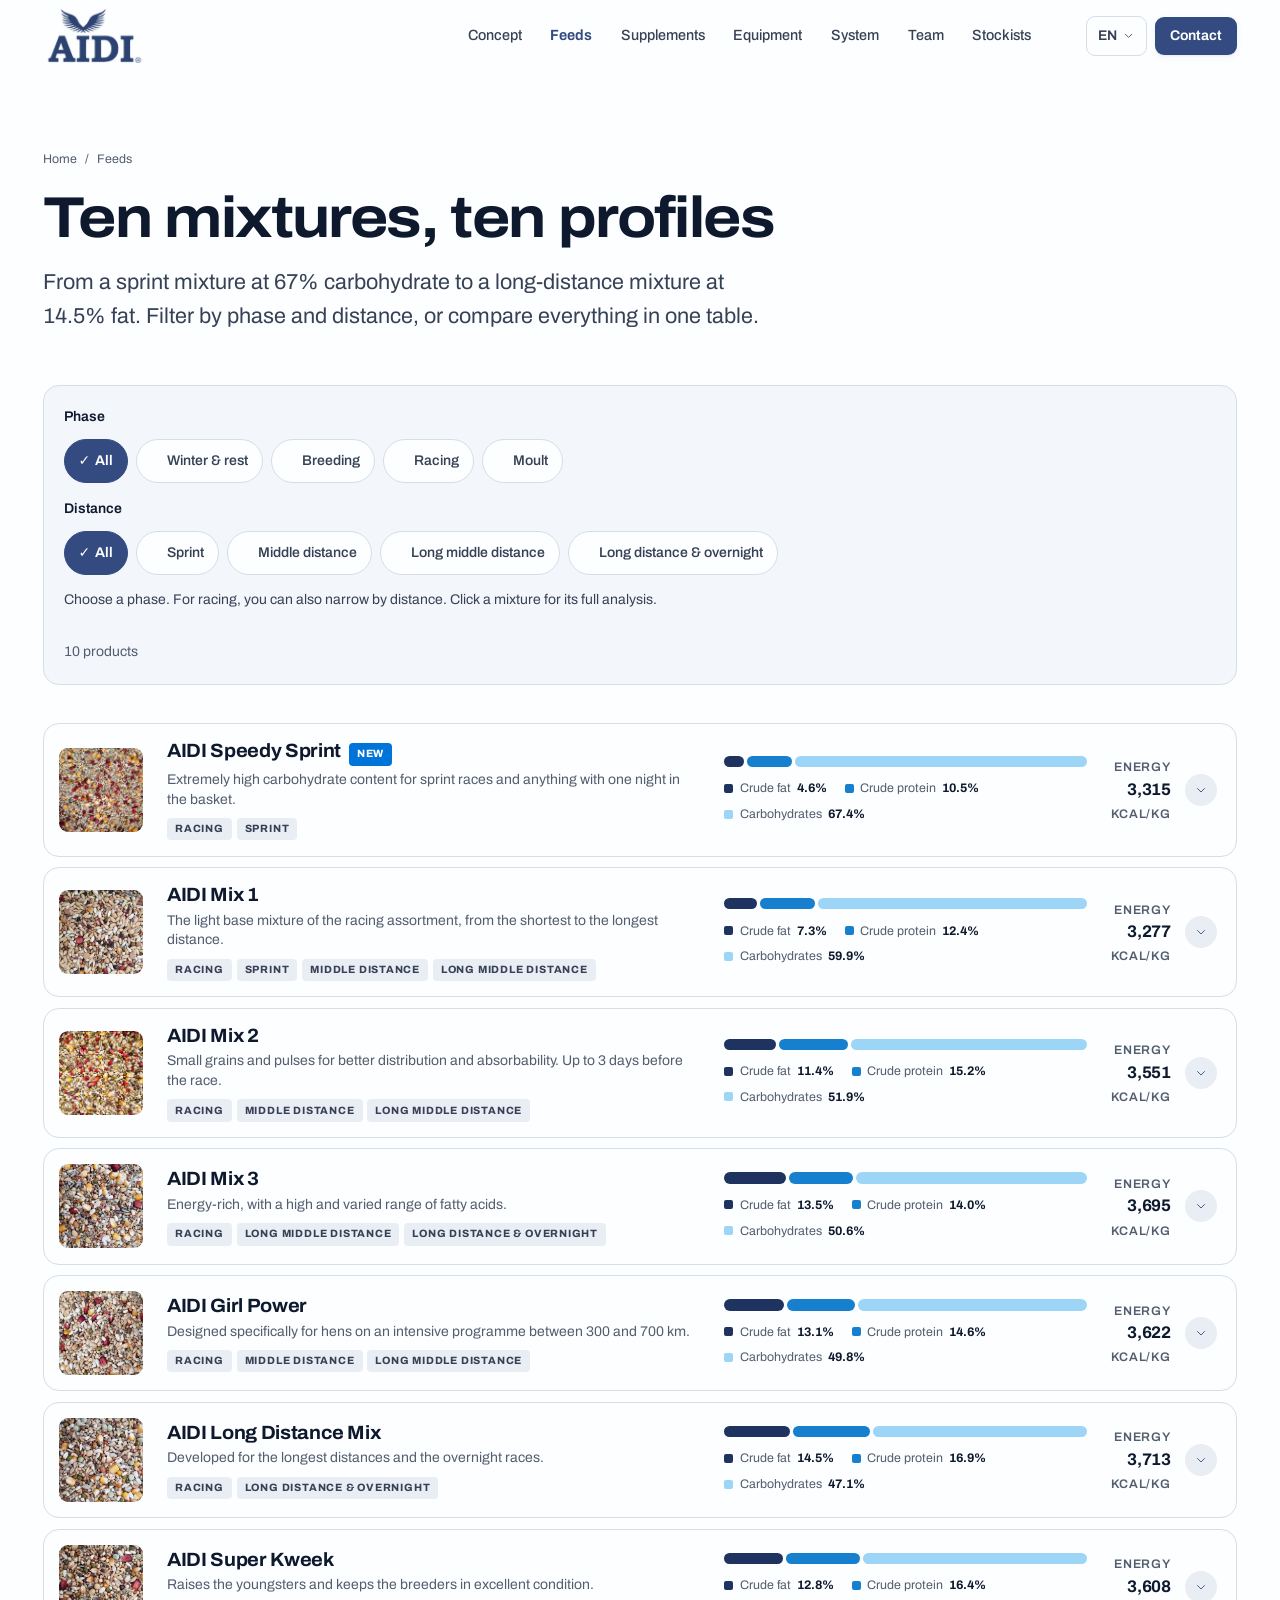
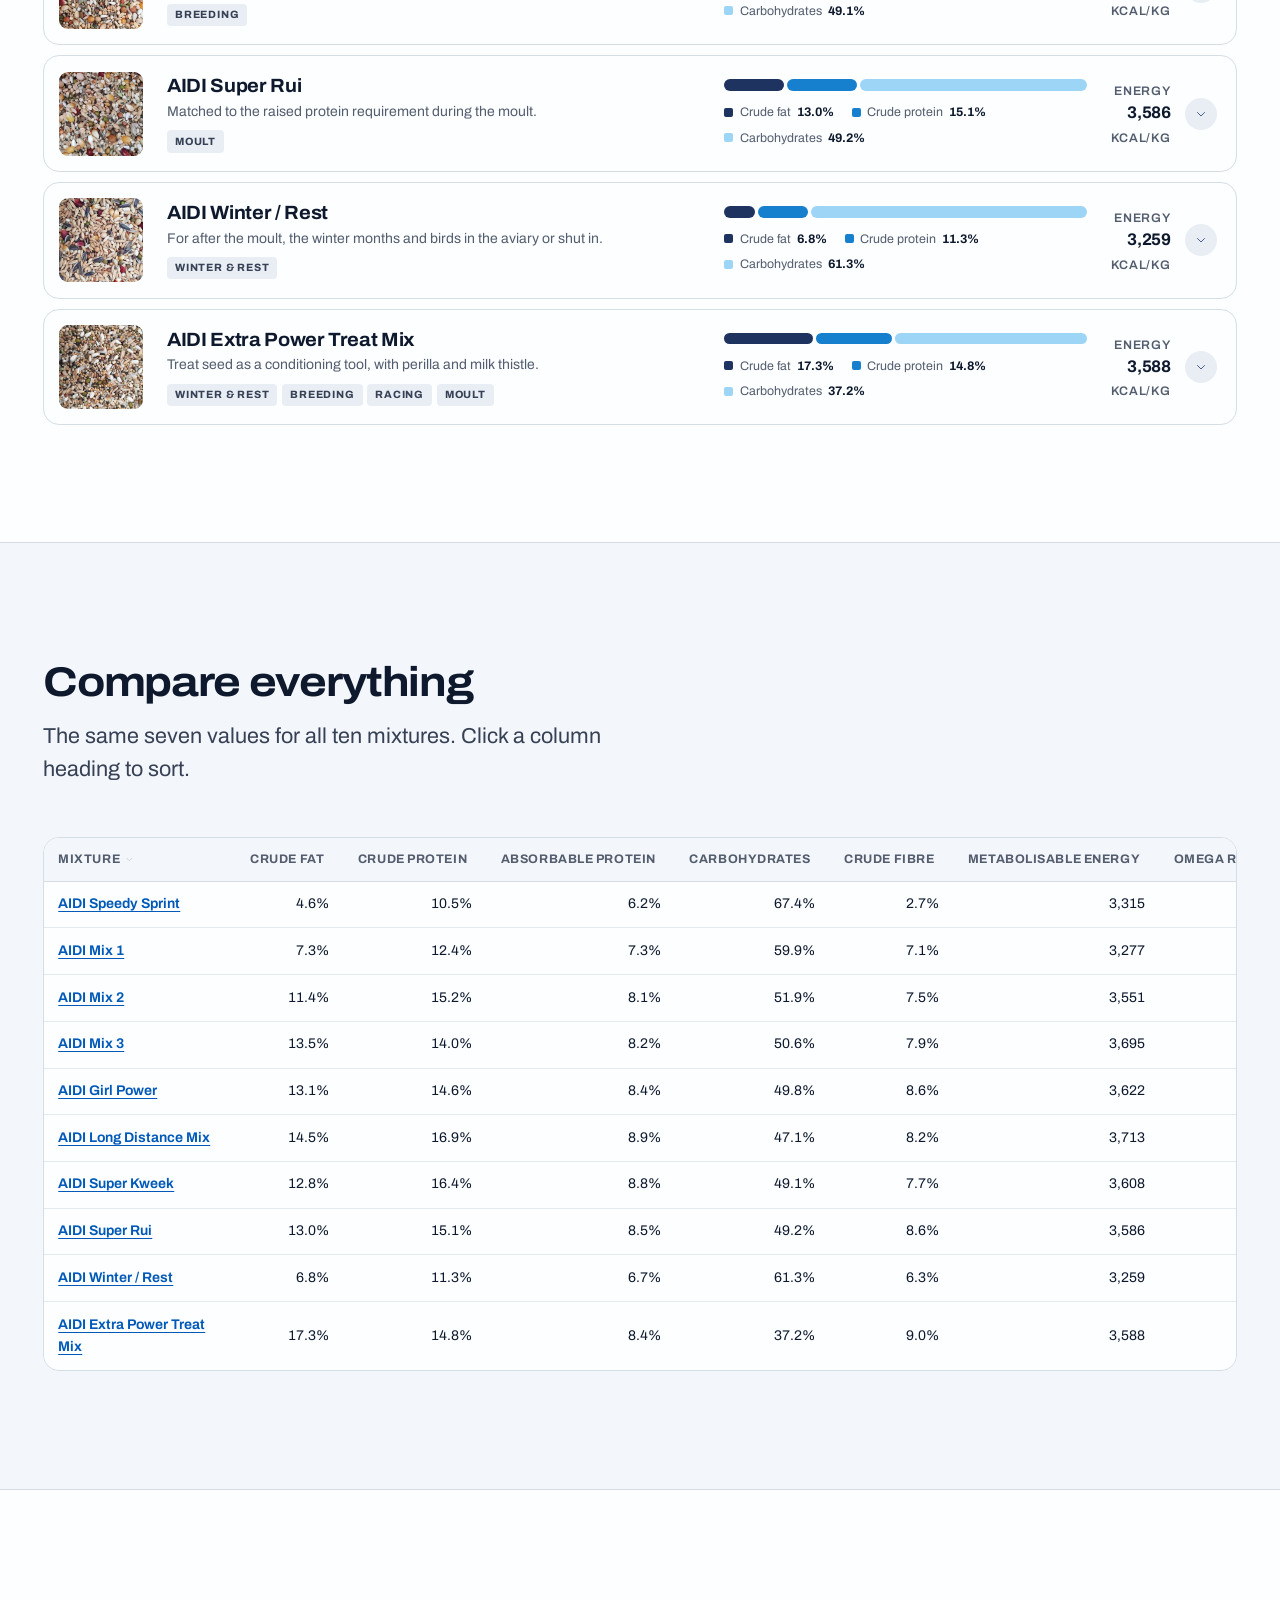
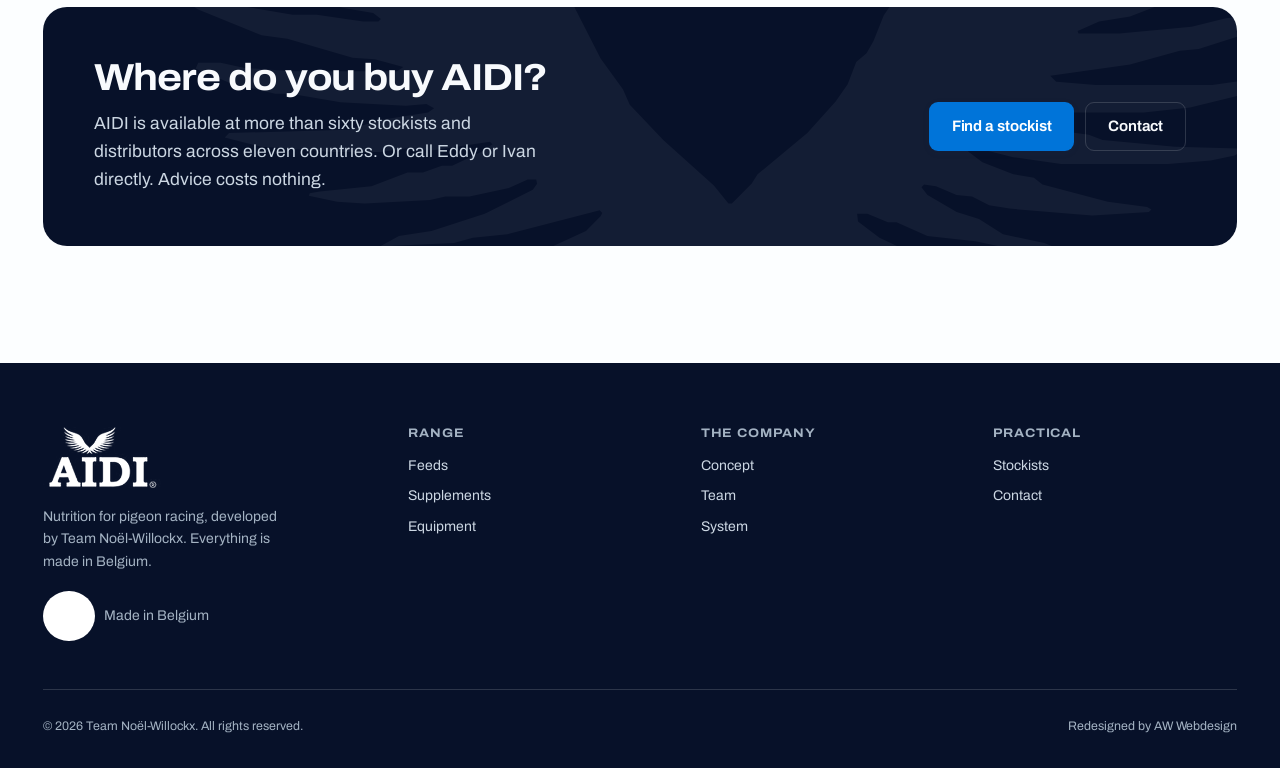
<file: voeders.html>
<!doctype html>
<html lang="nl" class="no-js">
<head>
<meta charset="utf-8">
<meta name="viewport" content="width=device-width, initial-scale=1">
<title>Voeders: tien mengelingen met hun volledige analyse | AIDI</title>
<meta name="description" content="Tien AIDI-mengelingen voor snelheid, halve fond, dagfond, zware fond, kweek, rui en winterrust. Elk met gepubliceerd vet-, eiwit- en koolhydraatgehalte.">
<meta name="theme-color" content="#1a2642">
<link rel="icon" href="assets/brand/favicon-32.png" sizes="32x32">
<link rel="apple-touch-icon" href="assets/brand/apple-touch-icon.png">
<link rel="preconnect" href="https://fonts.googleapis.com">
<link rel="preconnect" href="https://fonts.gstatic.com" crossorigin>
<link rel="stylesheet" href="https://fonts.googleapis.com/css2?family=Archivo:wdth,wght@62..125,100..900&display=swap">
<link rel="stylesheet" href="style.css?v=59a3466c">
<script>document.documentElement.className = 'js';</script>
</head>
<body data-page="voeders">
<a class="skip-link" href="#main" data-i18n="ui.skip">Ga naar hoofdinhoud</a>

  <header class="masthead">
    <div class="wrap masthead__bar">
      <a class="brand" href="index.html">
        <img src="assets/brand/logo-aidi.png" alt="AIDI" width="433" height="225">
        <span class="brand__sub" data-i18n="ui.tagline">Voeding voor duivensport</span>
      </a>

      <nav class="nav" aria-label="Hoofdnavigatie">
        <ul class="nav__list">
            <li><a class="nav__link" href="concept.html" data-i18n="nav.concept">Concept</a></li>
            <li><a class="nav__link" href="voeders.html" aria-current="page" data-i18n="nav.voeders">Voeders</a></li>
            <li><a class="nav__link" href="supplementen.html" data-i18n="nav.supplementen">Supplementen</a></li>
            <li><a class="nav__link" href="equipment.html" data-i18n="nav.equipment">Equipment</a></li>
            <li><a class="nav__link" href="systeem.html" data-i18n="nav.systeem">Systeem</a></li>
            <li><a class="nav__link" href="team.html" data-i18n="nav.team">Team</a></li>
            <li><a class="nav__link" href="verkooppunten.html" data-i18n="nav.verkooppunten">Verkooppunten</a></li>
        </ul>
      </nav>

      <div class="masthead__end">
        <div class="lang">
          <button type="button" class="lang__toggle" aria-expanded="false" aria-haspopup="true">
            <span class="visually-hidden" data-i18n="ui.language">Taal</span>
            <span class="lang__current">NL</span>
            <svg viewBox="0 0 24 24" fill="none" stroke="currentColor" stroke-width="1.75" stroke-linecap="round" stroke-linejoin="round" aria-hidden="true"><path d="M5 9l7 7 7-7"/></svg>
          </button>
          <div class="lang__menu" role="menu" hidden>
              <button type="button" class="lang__option" data-lang="nl" lang="nl" aria-current="true"><span class="lang__code">NL</span>Nederlands</button>
              <button type="button" class="lang__option" data-lang="fr" lang="fr" aria-current="false"><span class="lang__code">FR</span>Français</button>
              <button type="button" class="lang__option" data-lang="en" lang="en" aria-current="false"><span class="lang__code">EN</span>English</button>
              <button type="button" class="lang__option" data-lang="de" lang="de" aria-current="false"><span class="lang__code">DE</span>Deutsch</button>
              <button type="button" class="lang__option" data-lang="zh" lang="zh-Hans" aria-current="false"><span class="lang__code">ZH</span>中文</button>
          </div>
        </div>
        <a class="btn btn--primary btn--sm" href="contact.html" data-i18n="nav.contact">Contact</a>
        <button type="button" class="burger" aria-expanded="false" aria-controls="drawer" aria-label="Menu"><span></span></button>
      </div>
    </div>
  </header>

  <div class="drawer" id="drawer" hidden>
    <nav aria-label="Mobiele navigatie">
      <div class="drawer__list">
          <a class="drawer__link" href="concept.html"><span data-i18n="nav.concept">Concept</span><svg viewBox="0 0 24 24" fill="none" stroke="currentColor" stroke-width="1.75" stroke-linecap="round" stroke-linejoin="round" aria-hidden="true"><path d="M4 12h15M13 6l6 6-6 6"/></svg></a>
          <a class="drawer__link" href="voeders.html" aria-current="page"><span data-i18n="nav.voeders">Voeders</span><svg viewBox="0 0 24 24" fill="none" stroke="currentColor" stroke-width="1.75" stroke-linecap="round" stroke-linejoin="round" aria-hidden="true"><path d="M4 12h15M13 6l6 6-6 6"/></svg></a>
          <a class="drawer__link" href="supplementen.html"><span data-i18n="nav.supplementen">Supplementen</span><svg viewBox="0 0 24 24" fill="none" stroke="currentColor" stroke-width="1.75" stroke-linecap="round" stroke-linejoin="round" aria-hidden="true"><path d="M4 12h15M13 6l6 6-6 6"/></svg></a>
          <a class="drawer__link" href="equipment.html"><span data-i18n="nav.equipment">Equipment</span><svg viewBox="0 0 24 24" fill="none" stroke="currentColor" stroke-width="1.75" stroke-linecap="round" stroke-linejoin="round" aria-hidden="true"><path d="M4 12h15M13 6l6 6-6 6"/></svg></a>
          <a class="drawer__link" href="systeem.html"><span data-i18n="nav.systeem">Systeem</span><svg viewBox="0 0 24 24" fill="none" stroke="currentColor" stroke-width="1.75" stroke-linecap="round" stroke-linejoin="round" aria-hidden="true"><path d="M4 12h15M13 6l6 6-6 6"/></svg></a>
          <a class="drawer__link" href="team.html"><span data-i18n="nav.team">Team</span><svg viewBox="0 0 24 24" fill="none" stroke="currentColor" stroke-width="1.75" stroke-linecap="round" stroke-linejoin="round" aria-hidden="true"><path d="M4 12h15M13 6l6 6-6 6"/></svg></a>
          <a class="drawer__link" href="verkooppunten.html"><span data-i18n="nav.verkooppunten">Verkooppunten</span><svg viewBox="0 0 24 24" fill="none" stroke="currentColor" stroke-width="1.75" stroke-linecap="round" stroke-linejoin="round" aria-hidden="true"><path d="M4 12h15M13 6l6 6-6 6"/></svg></a>
      </div>
    </nav>
    <div class="drawer__foot">
      <a class="btn btn--primary" href="verkooppunten.html" data-i18n="ui.findDealer">Vind een verkooppunt</a>
      <a class="btn btn--outline" href="contact.html" data-i18n="nav.contact">Contact</a>
    </div>
  </div>

<main id="main">
  <section class="pagehead">
    <div class="wrap">
      <nav class="crumbs" aria-label="Kruimelpad">
        <a href="index.html" data-i18n="ui.home">Home</a>
        <span aria-hidden="true">/</span>
        <span data-i18n="nav.voeders">Voeders</span>
      </nav>
      <h1 class="rv-mask"><span data-i18n="voeders.h1">Tien mengelingen, tien profielen</span></h1>
      <p data-i18n="voeders.lede" class="lede">Van een sprintmengeling met 67% koolhydraten tot een fondmengeling met 14,5% vet. Filter op fase en afstand, of vergelijk alles in één tabel.</p>
    </div>
  </section>

  <section class="section section--flush-top">
    <div class="wrap">
      <div class="filters" data-filters="feed-list">
        
        <div class="filters__group" role="group" aria-label="Fase" data-i18n-attr="aria-label:voeders.filterPhase">
          <span class="field-label filters__label" data-i18n="voeders.filterPhase">Fase</span>
          <button type="button" class="chip" data-facet="phase" data-value="" aria-pressed="true" data-i18n="ui.all">Alles</button>
          <button type="button" class="chip" data-facet="phase" data-value="winter" aria-pressed="false" data-i18n="phase.winter">Winter &amp; rust</button>
          <button type="button" class="chip" data-facet="phase" data-value="kweek" aria-pressed="false" data-i18n="phase.kweek">Kweek</button>
          <button type="button" class="chip" data-facet="phase" data-value="vlucht" aria-pressed="false" data-i18n="phase.vlucht">Vlucht</button>
          <button type="button" class="chip" data-facet="phase" data-value="rui" aria-pressed="false" data-i18n="phase.rui">Rui</button>
        </div>

        <div class="filters__group" role="group" aria-label="Afstand" data-i18n-attr="aria-label:voeders.filterBand">
          <span class="field-label filters__label" data-i18n="voeders.filterBand">Afstand</span>
          <button type="button" class="chip" data-facet="band" data-value="" aria-pressed="true" data-i18n="ui.all">Alles</button>
          <button type="button" class="chip" data-facet="band" data-value="sprint" aria-pressed="false" data-i18n="band.sprint">Snelheid</button>
          <button type="button" class="chip" data-facet="band" data-value="midfond" aria-pressed="false" data-i18n="band.midfond">Halve fond</button>
          <button type="button" class="chip" data-facet="band" data-value="dagfond" aria-pressed="false" data-i18n="band.dagfond">Dagfond</button>
          <button type="button" class="chip" data-facet="band" data-value="fond" aria-pressed="false" data-i18n="band.fond">Zware fond &amp; overnacht</button>
        </div>
        <p data-i18n="voeders.filterHelp" class="filters__help">Kies een fase. Voor vluchten kunt u ook op afstand verfijnen. Klik op een mengeling voor de volledige analyse.</p>
        <span class="filters__count" data-count role="status" aria-live="polite"></span>
        <button type="button" class="btn btn--outline btn--sm" data-filter-reset hidden data-i18n="ui.reset">Filters wissen</button>
      </div>
      <div class="rows" id="feed-list" data-stagger>
        <details class="row" id="aidi-speedy-sprint" data-phase="vlucht" data-band="sprint" data-rise>
          <summary class="row__summary">
            <span class="row__thumb"><img src="assets/products/aidi-speedy-sprint-nieuw.jpg" alt="" loading="lazy" decoding="async" width="700" height="700"></span>
            <span class="row__main">
              <h2 class="row__name">
                <span data-i18n="p.aidi-speedy-sprint.name">AIDI Speedy Sprint</span>
                <span class="badge badge--new" data-i18n="ui.new">Nieuw</span>
              </h2>
              <span class="row__tag" data-i18n="p.aidi-speedy-sprint.tag">Extreem hoog koolhydraatgehalte voor snelheidsvluchten en alles met één nacht mand.</span>
              <span class="tags"><span class="badge badge--phase" data-i18n="phase.vlucht">Vlucht</span><span class="badge badge--phase" data-i18n="band.sprint">Snelheid</span></span>
            </span>
            <span class="row__data">
              <span class="macro">
              <span class="macro__track" data-reveal>
                <span class="macro__seg macro__seg--fat" style="width:5.58%"></span>
                <span class="macro__seg macro__seg--pro" style="width:12.73%"></span>
                <span class="macro__seg macro__seg--carb" style="width:81.70%"></span>
              </span>
              <span class="macro__key">
                <span class="macro__item"><span class="macro__swatch" style="background:var(--m-fat)"></span><span data-i18n="spec.fat">Ruw vet</span> <span class="macro__val"><span data-num="4.6" data-dec="1">4,6</span>%</span></span>
                <span class="macro__item"><span class="macro__swatch" style="background:var(--m-pro)"></span><span data-i18n="spec.protein">Ruw eiwit</span> <span class="macro__val"><span data-num="10.5" data-dec="1">10,5</span>%</span></span>
                <span class="macro__item"><span class="macro__swatch" style="background:var(--m-carb)"></span><span data-i18n="spec.carbs">Koolhydraten</span> <span class="macro__val"><span data-num="67.4" data-dec="1">67,4</span>%</span></span>
              </span>
            </span>
            </span>
            <span class="row__end">
              <span class="row__kcal">
                <span class="field-label" data-i18n="spec.energy">Energie</span>
                <b><span data-num="3315" data-dec="0">3315</span></b>
                <span class="field-label" data-i18n="spec.kcalUnit">kcal/kg</span>
              </span>
              <span class="row__chevron"><svg viewBox="0 0 24 24" fill="none" stroke="currentColor" stroke-width="1.75" stroke-linecap="round" stroke-linejoin="round" aria-hidden="true"><path d="M5 9l7 7 7-7"/></svg></span>
            </span>
          </summary>
          <div class="row__detail">
            <div class="row__detail-grid">
              <div>
                <div class="detail-block prose" data-i18n-paras="p.aidi-speedy-sprint.desc">
                  <p>Op koolhydraten vliegen duiven het snelst. AIDI Speedy Sprint vult de koolhydraattank volledig met makkelijk en snel verteerbare suikers die grote hoeveelheden onmiddellijk beschikbare energie leveren. Die hogere snelheid houden de duiven bovendien langer aan.</p>
                  <p>Te gebruiken op vluchten met één nacht mand, of die nu 50 of 350 km lang is. Alleen het doordeweekse voedingsplan verschilt naargelang de afstand; de opbouw van energie uit vetten gebeurt eerder in de week. Duiven die met een volle voorraadtank de mand ingaan vliegen vlotjes twee tot drie minuten per uur vlucht sneller.</p>
                </div>
                <div class="detail-block" data-usage-block>
                  <h3 data-i18n="ui.usage">Gebruiksaanwijzing</h3>
                  <ul class="usage" data-i18n-items="p.aidi-speedy-sprint.use">
                    <li>Vluchten met 1 nacht mand: naar believen verstrekken op de dag van, en tot aan, de inkorving.</li>
                    <li>Tip: wilt u de duiven flink laten doortrainen, geef ze 1 à 2 maaltijden AIDI Speedy Sprint.</li>
                  </ul>
                </div>
                <div class="detail-block">
                  <h3 data-i18n="ui.composition">Samenstelling</h3>
                  <p class="ingredients" data-i18n="p.aidi-speedy-sprint.ing">Bordeaux mais, cribbs mais, tarwe, gepelde gerst, rode millo, witte dari, gepelde haver, rondrijst, lijnzaad, kempzaad, millet, kanariezaad, katjang idjoe.</p>
                </div>
              </div>
              <div>
                <div class="detail-block"><h3 data-i18n="ui.analytics">Analytische bestanddelen</h3><dl class="spec">
                <div><dt data-i18n="spec.fat">Ruw vet</dt><dd><span data-num="4.6" data-dec="1">4,6</span><small>%</small></dd></div>
                <div><dt data-i18n="spec.protein">Ruw eiwit</dt><dd><span data-num="10.5" data-dec="1">10,5</span><small>%</small></dd></div>
                <div><dt data-i18n="spec.absorbable">Opneembaar eiwit</dt><dd><span data-num="6.2" data-dec="1">6,2</span><small>%</small></dd></div>
                <div><dt data-i18n="spec.carbs">Koolhydraten</dt><dd><span data-num="67.4" data-dec="1">67,4</span><small>%</small></dd></div>
                <div><dt data-i18n="spec.fibre">Ruwe celstof</dt><dd><span data-num="2.7" data-dec="1">2,7</span><small>%</small></dd></div>
                <div><dt data-i18n="spec.kcal">Omzetbare energie</dt><dd><span data-num="3315" data-dec="0">3315</span><small> kcal/kg</small></dd></div>
                <div><dt data-i18n="spec.omega">Omega-verhouding</dt><dd><span data-num="5.9" data-dec="1">5,9</span><small> : 1</small></dd></div>
              </dl></div>
                <div class="detail-block">
                  <h3 data-i18n="ui.available">Verkrijgbaar in</h3>
                  <div class="tags"><span class="badge badge--phase">5 kg</span><span class="badge badge--phase">20 kg</span></div>
                </div>
                
                <div class="detail-block">
                  <a class="arrow-link" href="verkooppunten.html"><span data-i18n="ui.findDealer">Vind een verkooppunt</span><svg viewBox="0 0 24 24" fill="none" stroke="currentColor" stroke-width="1.75" stroke-linecap="round" stroke-linejoin="round" aria-hidden="true"><path d="M4 12h15M13 6l6 6-6 6"/></svg></a>
                </div>
              </div>
            </div>
          </div>
        </details>
        <details class="row" id="aidi-mix-1" data-phase="vlucht" data-band="sprint midfond dagfond" data-rise>
          <summary class="row__summary">
            <span class="row__thumb"><img src="assets/products/aidi-mix-1.jpg" alt="" loading="lazy" decoding="async" width="700" height="700"></span>
            <span class="row__main">
              <h2 class="row__name">
                <span data-i18n="p.aidi-mix-1.name">AIDI Mix 1</span>
                
              </h2>
              <span class="row__tag" data-i18n="p.aidi-mix-1.tag">De lichte basismengeling van het vliegassortiment, van de kortste tot de langste afstand.</span>
              <span class="tags"><span class="badge badge--phase" data-i18n="phase.vlucht">Vlucht</span><span class="badge badge--phase" data-i18n="band.sprint">Snelheid</span><span class="badge badge--phase" data-i18n="band.midfond">Halve fond</span><span class="badge badge--phase" data-i18n="band.dagfond">Dagfond</span></span>
            </span>
            <span class="row__data">
              <span class="macro">
              <span class="macro__track" data-reveal>
                <span class="macro__seg macro__seg--fat" style="width:9.17%"></span>
                <span class="macro__seg macro__seg--pro" style="width:15.58%"></span>
                <span class="macro__seg macro__seg--carb" style="width:75.25%"></span>
              </span>
              <span class="macro__key">
                <span class="macro__item"><span class="macro__swatch" style="background:var(--m-fat)"></span><span data-i18n="spec.fat">Ruw vet</span> <span class="macro__val"><span data-num="7.3" data-dec="1">7,3</span>%</span></span>
                <span class="macro__item"><span class="macro__swatch" style="background:var(--m-pro)"></span><span data-i18n="spec.protein">Ruw eiwit</span> <span class="macro__val"><span data-num="12.4" data-dec="1">12,4</span>%</span></span>
                <span class="macro__item"><span class="macro__swatch" style="background:var(--m-carb)"></span><span data-i18n="spec.carbs">Koolhydraten</span> <span class="macro__val"><span data-num="59.9" data-dec="1">59,9</span>%</span></span>
              </span>
            </span>
            </span>
            <span class="row__end">
              <span class="row__kcal">
                <span class="field-label" data-i18n="spec.energy">Energie</span>
                <b><span data-num="3277" data-dec="0">3277</span></b>
                <span class="field-label" data-i18n="spec.kcalUnit">kcal/kg</span>
              </span>
              <span class="row__chevron"><svg viewBox="0 0 24 24" fill="none" stroke="currentColor" stroke-width="1.75" stroke-linecap="round" stroke-linejoin="round" aria-hidden="true"><path d="M5 9l7 7 7-7"/></svg></span>
            </span>
          </summary>
          <div class="row__detail">
            <div class="row__detail-grid">
              <div>
                <div class="detail-block prose" data-i18n-paras="p.aidi-mix-1.desc">
                  <p>Makkelijk verteerbaar, met een hoge opneembaarheid en weinig afvalstoffen bij verbranding. Duiven vliegen langer snel en herstellen bijzonder snel, waardoor u uw dieren intensiever kunt trainen en laten vliegen.</p>
                  <p>De aanwezige ruwvezel heeft een reinigende werking en houdt de darmflora in optimale conditie. Het hoge opneembare eiwitgehalte laat spieren snel recupereren, terwijl het relatief hoge vetgehalte meteen zorgt voor de energieopbouw naar de volgende vlucht toe.</p>
                </div>
                
                <div class="detail-block">
                  <h3 data-i18n="ui.composition">Samenstelling</h3>
                  <p class="ingredients" data-i18n="p.aidi-mix-1.ing">Bordeaux mais, cribbs mais, tarwe, gerst, rode milo, witte dari, paddy, cardy, lijnzaad, kempzaad, millet, kanariezaad, boekweit, katjang idjoe, getoaste soja.</p>
                </div>
              </div>
              <div>
                <div class="detail-block"><h3 data-i18n="ui.analytics">Analytische bestanddelen</h3><dl class="spec">
                <div><dt data-i18n="spec.fat">Ruw vet</dt><dd><span data-num="7.3" data-dec="1">7,3</span><small>%</small></dd></div>
                <div><dt data-i18n="spec.protein">Ruw eiwit</dt><dd><span data-num="12.4" data-dec="1">12,4</span><small>%</small></dd></div>
                <div><dt data-i18n="spec.absorbable">Opneembaar eiwit</dt><dd><span data-num="7.3" data-dec="1">7,3</span><small>%</small></dd></div>
                <div><dt data-i18n="spec.carbs">Koolhydraten</dt><dd><span data-num="59.9" data-dec="1">59,9</span><small>%</small></dd></div>
                <div><dt data-i18n="spec.fibre">Ruwe celstof</dt><dd><span data-num="7.1" data-dec="1">7,1</span><small>%</small></dd></div>
                <div><dt data-i18n="spec.kcal">Omzetbare energie</dt><dd><span data-num="3277" data-dec="0">3277</span><small> kcal/kg</small></dd></div>
                <div><dt data-i18n="spec.omega">Omega-verhouding</dt><dd><span data-num="5.6" data-dec="1">5,6</span><small> : 1</small></dd></div>
              </dl></div>
                
                
                <div class="detail-block">
                  <a class="arrow-link" href="verkooppunten.html"><span data-i18n="ui.findDealer">Vind een verkooppunt</span><svg viewBox="0 0 24 24" fill="none" stroke="currentColor" stroke-width="1.75" stroke-linecap="round" stroke-linejoin="round" aria-hidden="true"><path d="M4 12h15M13 6l6 6-6 6"/></svg></a>
                </div>
              </div>
            </div>
          </div>
        </details>
        <details class="row" id="aidi-mix-2" data-phase="vlucht" data-band="midfond dagfond" data-rise>
          <summary class="row__summary">
            <span class="row__thumb"><img src="assets/products/aidi-mix-2.jpg" alt="" loading="lazy" decoding="async" width="700" height="700"></span>
            <span class="row__main">
              <h2 class="row__name">
                <span data-i18n="p.aidi-mix-2.name">AIDI Mix 2</span>
                
              </h2>
              <span class="row__tag" data-i18n="p.aidi-mix-2.tag">Kleine granen en peulen voor een betere verdeling en opneembaarheid. Tot 3 dagen voor de vlucht.</span>
              <span class="tags"><span class="badge badge--phase" data-i18n="phase.vlucht">Vlucht</span><span class="badge badge--phase" data-i18n="band.midfond">Halve fond</span><span class="badge badge--phase" data-i18n="band.dagfond">Dagfond</span></span>
            </span>
            <span class="row__data">
              <span class="macro">
              <span class="macro__track" data-reveal>
                <span class="macro__seg macro__seg--fat" style="width:14.51%"></span>
                <span class="macro__seg macro__seg--pro" style="width:19.39%"></span>
                <span class="macro__seg macro__seg--carb" style="width:66.10%"></span>
              </span>
              <span class="macro__key">
                <span class="macro__item"><span class="macro__swatch" style="background:var(--m-fat)"></span><span data-i18n="spec.fat">Ruw vet</span> <span class="macro__val"><span data-num="11.4" data-dec="1">11,4</span>%</span></span>
                <span class="macro__item"><span class="macro__swatch" style="background:var(--m-pro)"></span><span data-i18n="spec.protein">Ruw eiwit</span> <span class="macro__val"><span data-num="15.23" data-dec="1">15,2</span>%</span></span>
                <span class="macro__item"><span class="macro__swatch" style="background:var(--m-carb)"></span><span data-i18n="spec.carbs">Koolhydraten</span> <span class="macro__val"><span data-num="51.92" data-dec="1">51,9</span>%</span></span>
              </span>
            </span>
            </span>
            <span class="row__end">
              <span class="row__kcal">
                <span class="field-label" data-i18n="spec.energy">Energie</span>
                <b><span data-num="3551" data-dec="0">3551</span></b>
                <span class="field-label" data-i18n="spec.kcalUnit">kcal/kg</span>
              </span>
              <span class="row__chevron"><svg viewBox="0 0 24 24" fill="none" stroke="currentColor" stroke-width="1.75" stroke-linecap="round" stroke-linejoin="round" aria-hidden="true"><path d="M5 9l7 7 7-7"/></svg></span>
            </span>
          </summary>
          <div class="row__detail">
            <div class="row__detail-grid">
              <div>
                <div class="detail-block prose" data-i18n-paras="p.aidi-mix-2.desc">
                  <p>De bewust gekozen granen en peulen van klein formaat zorgen voor een betere verdeling en opneembaarheid. Net als bij de andere mengelingen zorgt natuurlijk gedroogde mais, met een hoger aandeel suikers en zetmelen, voor een verhoogde voedingswaarde.</p>
                  <p>Wedstrijdduiven hebben een grote eiwitbehoefte, maar het is het opneembare eiwitgehalte dat telt, niet het ruwe. Een juiste balans tussen het aan de gang houden van de stofwisseling en het voorzien van de benodigde aminozuren is hier de sleutel tot succes.</p>
                </div>
                <div class="detail-block" data-usage-block>
                  <h3 data-i18n="ui.usage">Gebruiksaanwijzing</h3>
                  <ul class="usage" data-i18n-items="p.aidi-mix-2.use">
                    <li>Kan gegeven worden tot 3 dagen voor de vlucht.</li>
                  </ul>
                </div>
                <div class="detail-block">
                  <h3 data-i18n="ui.composition">Samenstelling</h3>
                  <p class="ingredients" data-i18n="p.aidi-mix-2.ing">Bordeaux cribbs mais, kleine gele cribbsmais, tarwe, rode milo, witte dari, gepelde haver, rondrijst, cardi, lijnzaad, koolzaad, kempzaad, kanariezaad, katjang idjoe, getoaste soya, kleine groene erwten.</p>
                </div>
              </div>
              <div>
                <div class="detail-block"><h3 data-i18n="ui.analytics">Analytische bestanddelen</h3><dl class="spec">
                <div><dt data-i18n="spec.fat">Ruw vet</dt><dd><span data-num="11.4" data-dec="1">11,4</span><small>%</small></dd></div>
                <div><dt data-i18n="spec.protein">Ruw eiwit</dt><dd><span data-num="15.23" data-dec="1">15,2</span><small>%</small></dd></div>
                <div><dt data-i18n="spec.absorbable">Opneembaar eiwit</dt><dd><span data-num="8.07" data-dec="1">8,1</span><small>%</small></dd></div>
                <div><dt data-i18n="spec.carbs">Koolhydraten</dt><dd><span data-num="51.92" data-dec="1">51,9</span><small>%</small></dd></div>
                <div><dt data-i18n="spec.fibre">Ruwe celstof</dt><dd><span data-num="7.54" data-dec="1">7,5</span><small>%</small></dd></div>
                <div><dt data-i18n="spec.kcal">Omzetbare energie</dt><dd><span data-num="3551" data-dec="0">3551</span><small> kcal/kg</small></dd></div>
                <div><dt data-i18n="spec.omega">Omega-verhouding</dt><dd><span data-num="3.5" data-dec="1">3,5</span><small> : 1</small></dd></div>
              </dl></div>
                
                
                <div class="detail-block">
                  <a class="arrow-link" href="verkooppunten.html"><span data-i18n="ui.findDealer">Vind een verkooppunt</span><svg viewBox="0 0 24 24" fill="none" stroke="currentColor" stroke-width="1.75" stroke-linecap="round" stroke-linejoin="round" aria-hidden="true"><path d="M4 12h15M13 6l6 6-6 6"/></svg></a>
                </div>
              </div>
            </div>
          </div>
        </details>
        <details class="row" id="aidi-mix-3" data-phase="vlucht" data-band="dagfond fond" data-rise>
          <summary class="row__summary">
            <span class="row__thumb"><img src="assets/products/aidi-mix-3.jpg" alt="" loading="lazy" decoding="async" width="700" height="700"></span>
            <span class="row__main">
              <h2 class="row__name">
                <span data-i18n="p.aidi-mix-3.name">AIDI Mix 3</span>
                
              </h2>
              <span class="row__tag" data-i18n="p.aidi-mix-3.tag">Energierijk, met een hoog en gevarieerd aanbod aan vetzuren.</span>
              <span class="tags"><span class="badge badge--phase" data-i18n="phase.vlucht">Vlucht</span><span class="badge badge--phase" data-i18n="band.dagfond">Dagfond</span><span class="badge badge--phase" data-i18n="band.fond">Zware fond &amp; overnacht</span></span>
            </span>
            <span class="row__data">
              <span class="macro">
              <span class="macro__track" data-reveal>
                <span class="macro__seg macro__seg--fat" style="width:17.31%"></span>
                <span class="macro__seg macro__seg--pro" style="width:17.86%"></span>
                <span class="macro__seg macro__seg--carb" style="width:64.83%"></span>
              </span>
              <span class="macro__key">
                <span class="macro__item"><span class="macro__swatch" style="background:var(--m-fat)"></span><span data-i18n="spec.fat">Ruw vet</span> <span class="macro__val"><span data-num="13.52" data-dec="1">13,5</span>%</span></span>
                <span class="macro__item"><span class="macro__swatch" style="background:var(--m-pro)"></span><span data-i18n="spec.protein">Ruw eiwit</span> <span class="macro__val"><span data-num="13.95" data-dec="1">13,9</span>%</span></span>
                <span class="macro__item"><span class="macro__swatch" style="background:var(--m-carb)"></span><span data-i18n="spec.carbs">Koolhydraten</span> <span class="macro__val"><span data-num="50.63" data-dec="1">50,6</span>%</span></span>
              </span>
            </span>
            </span>
            <span class="row__end">
              <span class="row__kcal">
                <span class="field-label" data-i18n="spec.energy">Energie</span>
                <b><span data-num="3695" data-dec="0">3695</span></b>
                <span class="field-label" data-i18n="spec.kcalUnit">kcal/kg</span>
              </span>
              <span class="row__chevron"><svg viewBox="0 0 24 24" fill="none" stroke="currentColor" stroke-width="1.75" stroke-linecap="round" stroke-linejoin="round" aria-hidden="true"><path d="M5 9l7 7 7-7"/></svg></span>
            </span>
          </summary>
          <div class="row__detail">
            <div class="row__detail-grid">
              <div>
                <div class="detail-block prose" data-i18n-paras="p.aidi-mix-3.desc">
                  <p>Een bijzonder energierijke mengeling die onze atleten van de benodigde brandstof voorziet via een hoog en gevarieerd aanbod aan verschillende vetzuren.</p>
                  <p>Die vetzuren bouwen niet alleen de nodige vetreserves voor de vlucht op, ze maken de mengeling ook bijzonder geschikt om een zeer snel herstel bij thuiskomst te garanderen.</p>
                </div>
                <div class="detail-block" data-usage-block>
                  <h3 data-i18n="ui.usage">Gebruiksaanwijzing</h3>
                  <ul class="usage" data-i18n-items="p.aidi-mix-3.use">
                    <li>Afhankelijk van het aantal te voorziene vlieguren: te gebruiken van 1 tot 3 dagen voor de inkorving.</li>
                  </ul>
                </div>
                <div class="detail-block">
                  <h3 data-i18n="ui.composition">Samenstelling</h3>
                  <p class="ingredients" data-i18n="p.aidi-mix-3.ing">Bordeauxmais, popcornmais, kleine cribbsmais, tarwe, rode milo, witte dari, gepelde haver, paddy, rondrijst, cardi, zonnepitten, gepelde zonnepitten, lijnzaad, raapzaad, kempzaad, millet, kanariezaad, katjang idjoe, getoaste soya.</p>
                </div>
              </div>
              <div>
                <div class="detail-block"><h3 data-i18n="ui.analytics">Analytische bestanddelen</h3><dl class="spec">
                <div><dt data-i18n="spec.fat">Ruw vet</dt><dd><span data-num="13.52" data-dec="1">13,5</span><small>%</small></dd></div>
                <div><dt data-i18n="spec.protein">Ruw eiwit</dt><dd><span data-num="13.95" data-dec="1">13,9</span><small>%</small></dd></div>
                <div><dt data-i18n="spec.absorbable">Opneembaar eiwit</dt><dd><span data-num="8.24" data-dec="1">8,2</span><small>%</small></dd></div>
                <div><dt data-i18n="spec.carbs">Koolhydraten</dt><dd><span data-num="50.63" data-dec="1">50,6</span><small>%</small></dd></div>
                <div><dt data-i18n="spec.fibre">Ruwe celstof</dt><dd><span data-num="7.9" data-dec="1">7,9</span><small>%</small></dd></div>
                <div><dt data-i18n="spec.kcal">Omzetbare energie</dt><dd><span data-num="3695" data-dec="0">3695</span><small> kcal/kg</small></dd></div>
                <div><dt data-i18n="spec.omega">Omega-verhouding</dt><dd><span data-num="3.9" data-dec="1">3,9</span><small> : 1</small></dd></div>
              </dl></div>
                
                
                <div class="detail-block">
                  <a class="arrow-link" href="verkooppunten.html"><span data-i18n="ui.findDealer">Vind een verkooppunt</span><svg viewBox="0 0 24 24" fill="none" stroke="currentColor" stroke-width="1.75" stroke-linecap="round" stroke-linejoin="round" aria-hidden="true"><path d="M4 12h15M13 6l6 6-6 6"/></svg></a>
                </div>
              </div>
            </div>
          </div>
        </details>
        <details class="row" id="aidi-girl-power" data-phase="vlucht" data-band="midfond dagfond" data-rise>
          <summary class="row__summary">
            <span class="row__thumb"><img src="assets/products/aidi-girl-power.jpg" alt="" loading="lazy" decoding="async" width="700" height="700"></span>
            <span class="row__main">
              <h2 class="row__name">
                <span data-i18n="p.aidi-girl-power.name">AIDI Girl Power</span>
                
              </h2>
              <span class="row__tag" data-i18n="p.aidi-girl-power.tag">Speciaal ontworpen voor duivinnen met een intensief programma tussen 300 en 700 km.</span>
              <span class="tags"><span class="badge badge--phase" data-i18n="phase.vlucht">Vlucht</span><span class="badge badge--phase" data-i18n="band.midfond">Halve fond</span><span class="badge badge--phase" data-i18n="band.dagfond">Dagfond</span></span>
            </span>
            <span class="row__data">
              <span class="macro">
              <span class="macro__track" data-reveal>
                <span class="macro__seg macro__seg--fat" style="width:16.90%"></span>
                <span class="macro__seg macro__seg--pro" style="width:18.84%"></span>
                <span class="macro__seg macro__seg--carb" style="width:64.26%"></span>
              </span>
              <span class="macro__key">
                <span class="macro__item"><span class="macro__swatch" style="background:var(--m-fat)"></span><span data-i18n="spec.fat">Ruw vet</span> <span class="macro__val"><span data-num="13.1" data-dec="1">13,1</span>%</span></span>
                <span class="macro__item"><span class="macro__swatch" style="background:var(--m-pro)"></span><span data-i18n="spec.protein">Ruw eiwit</span> <span class="macro__val"><span data-num="14.6" data-dec="1">14,6</span>%</span></span>
                <span class="macro__item"><span class="macro__swatch" style="background:var(--m-carb)"></span><span data-i18n="spec.carbs">Koolhydraten</span> <span class="macro__val"><span data-num="49.8" data-dec="1">49,8</span>%</span></span>
              </span>
            </span>
            </span>
            <span class="row__end">
              <span class="row__kcal">
                <span class="field-label" data-i18n="spec.energy">Energie</span>
                <b><span data-num="3622" data-dec="0">3622</span></b>
                <span class="field-label" data-i18n="spec.kcalUnit">kcal/kg</span>
              </span>
              <span class="row__chevron"><svg viewBox="0 0 24 24" fill="none" stroke="currentColor" stroke-width="1.75" stroke-linecap="round" stroke-linejoin="round" aria-hidden="true"><path d="M5 9l7 7 7-7"/></svg></span>
            </span>
          </summary>
          <div class="row__detail">
            <div class="row__detail-grid">
              <div>
                <div class="detail-block prose" data-i18n-paras="p.aidi-girl-power.desc">
                  <p>Een weloverwogen, wetenschappelijk verantwoorde mix van verschillende koolhydraat-, vet- en eiwitbronnen. Die zorgen voor een zeer makkelijk te verteren voer, een bijzonder hoge opneembaarheid en een verbranding met minder afvalstoffen. De duivin verteert de vele vliegkilometers zuiniger en economischer.</p>
                  <p>De aanwezige ruwe celstof zorgt voor een constant perfecte darmwerking. Daardoor blijven duivinnen het hele vliegseizoen makkelijk in optimale conditie en recupereren ze zeer snel, zelfs na de moeilijkste vluchten.</p>
                </div>
                
                <div class="detail-block">
                  <h3 data-i18n="ui.composition">Samenstelling</h3>
                  <p class="ingredients" data-i18n="p.aidi-girl-power.ing">Kleine cribsmais, bordeauxmais, popcornmais, tarwe, gerst, gepelde gerst, rode milo, witte dari, gepelde haver, paddy, rondrijst, kardi, gepelde zonnepitten, lijnzaad bruin, koolzaad, kempzaad, millet, kanariezaad, wikken, katjang idjoe, getoaste soya.</p>
                </div>
              </div>
              <div>
                <div class="detail-block"><h3 data-i18n="ui.analytics">Analytische bestanddelen</h3><dl class="spec">
                <div><dt data-i18n="spec.fat">Ruw vet</dt><dd><span data-num="13.1" data-dec="1">13,1</span><small>%</small></dd></div>
                <div><dt data-i18n="spec.protein">Ruw eiwit</dt><dd><span data-num="14.6" data-dec="1">14,6</span><small>%</small></dd></div>
                <div><dt data-i18n="spec.absorbable">Opneembaar eiwit</dt><dd><span data-num="8.4" data-dec="1">8,4</span><small>%</small></dd></div>
                <div><dt data-i18n="spec.carbs">Koolhydraten</dt><dd><span data-num="49.8" data-dec="1">49,8</span><small>%</small></dd></div>
                <div><dt data-i18n="spec.fibre">Ruwe celstof</dt><dd><span data-num="8.6" data-dec="1">8,6</span><small>%</small></dd></div>
                <div><dt data-i18n="spec.kcal">Omzetbare energie</dt><dd><span data-num="3622" data-dec="0">3622</span><small> kcal/kg</small></dd></div>
                <div><dt data-i18n="spec.omega">Omega-verhouding</dt><dd><span data-num="5.6" data-dec="1">5,6</span><small> : 1</small></dd></div>
              </dl></div>
                
                
                <div class="detail-block">
                  <a class="arrow-link" href="verkooppunten.html"><span data-i18n="ui.findDealer">Vind een verkooppunt</span><svg viewBox="0 0 24 24" fill="none" stroke="currentColor" stroke-width="1.75" stroke-linecap="round" stroke-linejoin="round" aria-hidden="true"><path d="M4 12h15M13 6l6 6-6 6"/></svg></a>
                </div>
              </div>
            </div>
          </div>
        </details>
        <details class="row" id="aidi-long-distance-mix" data-phase="vlucht" data-band="fond" data-rise>
          <summary class="row__summary">
            <span class="row__thumb"><img src="assets/products/aidi-long-distance-mix.jpg" alt="" loading="lazy" decoding="async" width="700" height="700"></span>
            <span class="row__main">
              <h2 class="row__name">
                <span data-i18n="p.aidi-long-distance-mix.name">AIDI Long Distance Mix</span>
                
              </h2>
              <span class="row__tag" data-i18n="p.aidi-long-distance-mix.tag">Ontwikkeld voor de verste afstanden en de overnachtfond.</span>
              <span class="tags"><span class="badge badge--phase" data-i18n="phase.vlucht">Vlucht</span><span class="badge badge--phase" data-i18n="band.fond">Zware fond &amp; overnacht</span></span>
            </span>
            <span class="row__data">
              <span class="macro">
              <span class="macro__track" data-reveal>
                <span class="macro__seg macro__seg--fat" style="width:18.47%"></span>
                <span class="macro__seg macro__seg--pro" style="width:21.53%"></span>
                <span class="macro__seg macro__seg--carb" style="width:60.00%"></span>
              </span>
              <span class="macro__key">
                <span class="macro__item"><span class="macro__swatch" style="background:var(--m-fat)"></span><span data-i18n="spec.fat">Ruw vet</span> <span class="macro__val"><span data-num="14.5" data-dec="1">14,5</span>%</span></span>
                <span class="macro__item"><span class="macro__swatch" style="background:var(--m-pro)"></span><span data-i18n="spec.protein">Ruw eiwit</span> <span class="macro__val"><span data-num="16.9" data-dec="1">16,9</span>%</span></span>
                <span class="macro__item"><span class="macro__swatch" style="background:var(--m-carb)"></span><span data-i18n="spec.carbs">Koolhydraten</span> <span class="macro__val"><span data-num="47.1" data-dec="1">47,1</span>%</span></span>
              </span>
            </span>
            </span>
            <span class="row__end">
              <span class="row__kcal">
                <span class="field-label" data-i18n="spec.energy">Energie</span>
                <b><span data-num="3713" data-dec="0">3713</span></b>
                <span class="field-label" data-i18n="spec.kcalUnit">kcal/kg</span>
              </span>
              <span class="row__chevron"><svg viewBox="0 0 24 24" fill="none" stroke="currentColor" stroke-width="1.75" stroke-linecap="round" stroke-linejoin="round" aria-hidden="true"><path d="M5 9l7 7 7-7"/></svg></span>
            </span>
          </summary>
          <div class="row__detail">
            <div class="row__detail-grid">
              <div>
                <div class="detail-block prose" data-i18n-paras="p.aidi-long-distance-mix.desc">
                  <p>Elke discipline binnen een steeds meer gespecialiseerde duivensport vraagt een zeer specifieke voorbereiding. Duiven op de verste afstanden krijgen het vaak hard te verduren, en daar kunnen ze maar beter goed op voorbereid zijn.</p>
                  <p>AIDI Long Distance Mix staat garant voor een goede balans tussen de verschillende soorten koolhydraten, vetten en eiwitten. Dat is hier nog meer dan anders van cruciaal belang om het volledige potentieel en het volle rendement van uw duiven te kunnen benutten.</p>
                </div>
                
                <div class="detail-block">
                  <h3 data-i18n="ui.composition">Samenstelling</h3>
                  <p class="ingredients" data-i18n="p.aidi-long-distance-mix.ing">Gele cribbsmais, tarwe, rode millo, witte dari, gepelde haver, paddy, rondrijst, cardy, gepelde zonnepitten, lijnzaad, raapzaad, koolzaad, kempzaad, millet, kanariezaad, wikken, kadjang idjoe, getoaste soya, maple peas, groene erwten.</p>
                </div>
              </div>
              <div>
                <div class="detail-block"><h3 data-i18n="ui.analytics">Analytische bestanddelen</h3><dl class="spec">
                <div><dt data-i18n="spec.fat">Ruw vet</dt><dd><span data-num="14.5" data-dec="1">14,5</span><small>%</small></dd></div>
                <div><dt data-i18n="spec.protein">Ruw eiwit</dt><dd><span data-num="16.9" data-dec="1">16,9</span><small>%</small></dd></div>
                <div><dt data-i18n="spec.absorbable">Opneembaar eiwit</dt><dd><span data-num="8.9" data-dec="1">8,9</span><small>%</small></dd></div>
                <div><dt data-i18n="spec.carbs">Koolhydraten</dt><dd><span data-num="47.1" data-dec="1">47,1</span><small>%</small></dd></div>
                <div><dt data-i18n="spec.fibre">Ruwe celstof</dt><dd><span data-num="8.2" data-dec="1">8,2</span><small>%</small></dd></div>
                <div><dt data-i18n="spec.kcal">Omzetbare energie</dt><dd><span data-num="3713" data-dec="0">3713</span><small> kcal/kg</small></dd></div>
                <div><dt data-i18n="spec.omega">Omega-verhouding</dt><dd><span data-num="4.9" data-dec="1">4,9</span><small> : 1</small></dd></div>
              </dl></div>
                
                
                <div class="detail-block">
                  <a class="arrow-link" href="verkooppunten.html"><span data-i18n="ui.findDealer">Vind een verkooppunt</span><svg viewBox="0 0 24 24" fill="none" stroke="currentColor" stroke-width="1.75" stroke-linecap="round" stroke-linejoin="round" aria-hidden="true"><path d="M4 12h15M13 6l6 6-6 6"/></svg></a>
                </div>
              </div>
            </div>
          </div>
        </details>
        <details class="row" id="aidi-super-kweek" data-phase="kweek" data-band="" data-rise>
          <summary class="row__summary">
            <span class="row__thumb"><img src="assets/products/aidi-super-kweek.jpg" alt="" loading="lazy" decoding="async" width="700" height="700"></span>
            <span class="row__main">
              <h2 class="row__name">
                <span data-i18n="p.aidi-super-kweek.name">AIDI Super Kweek</span>
                
              </h2>
              <span class="row__tag" data-i18n="p.aidi-super-kweek.tag">Brengt de jongen groot én houdt de ouderdieren in uitstekende conditie.</span>
              <span class="tags"><span class="badge badge--phase" data-i18n="phase.kweek">Kweek</span></span>
            </span>
            <span class="row__data">
              <span class="macro">
              <span class="macro__track" data-reveal>
                <span class="macro__seg macro__seg--fat" style="width:16.35%"></span>
                <span class="macro__seg macro__seg--pro" style="width:20.95%"></span>
                <span class="macro__seg macro__seg--carb" style="width:62.71%"></span>
              </span>
              <span class="macro__key">
                <span class="macro__item"><span class="macro__swatch" style="background:var(--m-fat)"></span><span data-i18n="spec.fat">Ruw vet</span> <span class="macro__val"><span data-num="12.8" data-dec="1">12,8</span>%</span></span>
                <span class="macro__item"><span class="macro__swatch" style="background:var(--m-pro)"></span><span data-i18n="spec.protein">Ruw eiwit</span> <span class="macro__val"><span data-num="16.4" data-dec="1">16,4</span>%</span></span>
                <span class="macro__item"><span class="macro__swatch" style="background:var(--m-carb)"></span><span data-i18n="spec.carbs">Koolhydraten</span> <span class="macro__val"><span data-num="49.1" data-dec="1">49,1</span>%</span></span>
              </span>
            </span>
            </span>
            <span class="row__end">
              <span class="row__kcal">
                <span class="field-label" data-i18n="spec.energy">Energie</span>
                <b><span data-num="3608" data-dec="0">3608</span></b>
                <span class="field-label" data-i18n="spec.kcalUnit">kcal/kg</span>
              </span>
              <span class="row__chevron"><svg viewBox="0 0 24 24" fill="none" stroke="currentColor" stroke-width="1.75" stroke-linecap="round" stroke-linejoin="round" aria-hidden="true"><path d="M5 9l7 7 7-7"/></svg></span>
            </span>
          </summary>
          <div class="row__detail">
            <div class="row__detail-grid">
              <div>
                <div class="detail-block prose" data-i18n-paras="p.aidi-super-kweek.desc">
                  <p>Het hoge, gediversifieerde opneembare eiwitgehalte levert alle benodigde bouwstoffen om jonge duiven probleemloos te laten opgroeien en hen alle kansen te geven uit te groeien tot sterke atleten.</p>
                  <p>De zorgvuldig uitgekozen vetrijke granen en zaden maken het voer licht verteerbaar. Samen met voldoende ruwe celstof houden ze de jongen én de ouderdieren in perfecte conditie, ook na meerdere kweekrondes. De samenstelling is zo afgestemd op kwekende duiven dat de ouderdieren het zonder verspilling opnemen en vlot afazen aan de jongen.</p>
                </div>
                
                <div class="detail-block">
                  <h3 data-i18n="ui.composition">Samenstelling</h3>
                  <p class="ingredients" data-i18n="p.aidi-super-kweek.ing">Bordeauxmais, cribbs mais, tarwe, rode milo, witte dari, gepelde haver, paddy, rondrijst, kardi, gestreepte zonnepitten, gepelde zonnepitten, lijnzaad, raapzaad, hennep, millet, kanariezaad, wikken, katjang idjoe, getoaste soja, maple peas, groene erwten, gele erwten.</p>
                </div>
              </div>
              <div>
                <div class="detail-block"><h3 data-i18n="ui.analytics">Analytische bestanddelen</h3><dl class="spec">
                <div><dt data-i18n="spec.fat">Ruw vet</dt><dd><span data-num="12.8" data-dec="1">12,8</span><small>%</small></dd></div>
                <div><dt data-i18n="spec.protein">Ruw eiwit</dt><dd><span data-num="16.4" data-dec="1">16,4</span><small>%</small></dd></div>
                <div><dt data-i18n="spec.absorbable">Opneembaar eiwit</dt><dd><span data-num="8.8" data-dec="1">8,8</span><small>%</small></dd></div>
                <div><dt data-i18n="spec.carbs">Koolhydraten</dt><dd><span data-num="49.1" data-dec="1">49,1</span><small>%</small></dd></div>
                <div><dt data-i18n="spec.fibre">Ruwe celstof</dt><dd><span data-num="7.7" data-dec="1">7,7</span><small>%</small></dd></div>
                <div><dt data-i18n="spec.kcal">Omzetbare energie</dt><dd><span data-num="3608" data-dec="0">3608</span><small> kcal/kg</small></dd></div>
                <div><dt data-i18n="spec.omega">Omega-verhouding</dt><dd><span data-num="3.2" data-dec="1">3,2</span><small> : 1</small></dd></div>
              </dl></div>
                
                
                <div class="detail-block">
                  <a class="arrow-link" href="verkooppunten.html"><span data-i18n="ui.findDealer">Vind een verkooppunt</span><svg viewBox="0 0 24 24" fill="none" stroke="currentColor" stroke-width="1.75" stroke-linecap="round" stroke-linejoin="round" aria-hidden="true"><path d="M4 12h15M13 6l6 6-6 6"/></svg></a>
                </div>
              </div>
            </div>
          </div>
        </details>
        <details class="row" id="aidi-super-rui" data-phase="rui" data-band="" data-rise>
          <summary class="row__summary">
            <span class="row__thumb"><img src="assets/products/aidi-super-rui.jpg" alt="" loading="lazy" decoding="async" width="700" height="700"></span>
            <span class="row__main">
              <h2 class="row__name">
                <span data-i18n="p.aidi-super-rui.name">AIDI Super Rui</span>
                
              </h2>
              <span class="row__tag" data-i18n="p.aidi-super-rui.tag">Afgestemd op de verhoogde eiwitbehoefte tijdens de ruiperiode.</span>
              <span class="tags"><span class="badge badge--phase" data-i18n="phase.rui">Rui</span></span>
            </span>
            <span class="row__data">
              <span class="macro">
              <span class="macro__track" data-reveal>
                <span class="macro__seg macro__seg--fat" style="width:16.80%"></span>
                <span class="macro__seg macro__seg--pro" style="width:19.56%"></span>
                <span class="macro__seg macro__seg--carb" style="width:63.64%"></span>
              </span>
              <span class="macro__key">
                <span class="macro__item"><span class="macro__swatch" style="background:var(--m-fat)"></span><span data-i18n="spec.fat">Ruw vet</span> <span class="macro__val"><span data-num="13" data-dec="1">13,0</span>%</span></span>
                <span class="macro__item"><span class="macro__swatch" style="background:var(--m-pro)"></span><span data-i18n="spec.protein">Ruw eiwit</span> <span class="macro__val"><span data-num="15.13" data-dec="1">15,1</span>%</span></span>
                <span class="macro__item"><span class="macro__swatch" style="background:var(--m-carb)"></span><span data-i18n="spec.carbs">Koolhydraten</span> <span class="macro__val"><span data-num="49.24" data-dec="1">49,2</span>%</span></span>
              </span>
            </span>
            </span>
            <span class="row__end">
              <span class="row__kcal">
                <span class="field-label" data-i18n="spec.energy">Energie</span>
                <b><span data-num="3586" data-dec="0">3586</span></b>
                <span class="field-label" data-i18n="spec.kcalUnit">kcal/kg</span>
              </span>
              <span class="row__chevron"><svg viewBox="0 0 24 24" fill="none" stroke="currentColor" stroke-width="1.75" stroke-linecap="round" stroke-linejoin="round" aria-hidden="true"><path d="M5 9l7 7 7-7"/></svg></span>
            </span>
          </summary>
          <div class="row__detail">
            <div class="row__detail-grid">
              <div>
                <div class="detail-block prose" data-i18n-paras="p.aidi-super-rui.desc">
                  <p>De hoge opneembaarheid, de grote diversiteit aan benutbare eiwitten, de goede omega 3-6 verhouding en het specifiek voor de rui verhoogde aandeel aminozuren zorgen voor een uitstekende rui en een perfecte pluimkwaliteit.</p>
                  <p>Deze vernieuwde samenstelling is nog minder belastend voor de duif. Ze zorgt daardoor voor een constant optimale conditie en garandeert een vlekkeloze rui.</p>
                </div>
                
                <div class="detail-block">
                  <h3 data-i18n="ui.composition">Samenstelling</h3>
                  <p class="ingredients" data-i18n="p.aidi-super-rui.ing">Bordeaux mais, cribbs mais, tarwe, gerst, rode millo, witte dari, gepelde haver, paddy, cardy, zonnepitten, gepelde zonnepitten, lijnzaad, koolzaad, raapzaad, kempzaad, millet, kanariezaad, wikken, kadjang idjoe, getoaste soya, erwten.</p>
                </div>
              </div>
              <div>
                <div class="detail-block"><h3 data-i18n="ui.analytics">Analytische bestanddelen</h3><dl class="spec">
                <div><dt data-i18n="spec.fat">Ruw vet</dt><dd><span data-num="13" data-dec="1">13,0</span><small>%</small></dd></div>
                <div><dt data-i18n="spec.protein">Ruw eiwit</dt><dd><span data-num="15.13" data-dec="1">15,1</span><small>%</small></dd></div>
                <div><dt data-i18n="spec.absorbable">Opneembaar eiwit</dt><dd><span data-num="8.49" data-dec="1">8,5</span><small>%</small></dd></div>
                <div><dt data-i18n="spec.carbs">Koolhydraten</dt><dd><span data-num="49.24" data-dec="1">49,2</span><small>%</small></dd></div>
                <div><dt data-i18n="spec.fibre">Ruwe celstof</dt><dd><span data-num="8.58" data-dec="1">8,6</span><small>%</small></dd></div>
                <div><dt data-i18n="spec.kcal">Omzetbare energie</dt><dd><span data-num="3586" data-dec="0">3586</span><small> kcal/kg</small></dd></div>
                <div><dt data-i18n="spec.omega">Omega-verhouding</dt><dd><span data-num="3.6" data-dec="1">3,6</span><small> : 1</small></dd></div>
              </dl></div>
                
                
                <div class="detail-block">
                  <a class="arrow-link" href="verkooppunten.html"><span data-i18n="ui.findDealer">Vind een verkooppunt</span><svg viewBox="0 0 24 24" fill="none" stroke="currentColor" stroke-width="1.75" stroke-linecap="round" stroke-linejoin="round" aria-hidden="true"><path d="M4 12h15M13 6l6 6-6 6"/></svg></a>
                </div>
              </div>
            </div>
          </div>
        </details>
        <details class="row" id="aidi-winter-rust" data-phase="winter" data-band="" data-rise>
          <summary class="row__summary">
            <span class="row__thumb"><img src="assets/products/aidi-winterrust.jpg" alt="" loading="lazy" decoding="async" width="700" height="700"></span>
            <span class="row__main">
              <h2 class="row__name">
                <span data-i18n="p.aidi-winter-rust.name">AIDI Winter / Rust</span>
                
              </h2>
              <span class="row__tag" data-i18n="p.aidi-winter-rust.tag">Voor na de ruiperiode, de wintermaanden en loszittende of opgesloten duiven.</span>
              <span class="tags"><span class="badge badge--phase" data-i18n="phase.winter">Winter &amp; rust</span></span>
            </span>
            <span class="row__data">
              <span class="macro">
              <span class="macro__track" data-reveal>
                <span class="macro__seg macro__seg--fat" style="width:8.56%"></span>
                <span class="macro__seg macro__seg--pro" style="width:14.23%"></span>
                <span class="macro__seg macro__seg--carb" style="width:77.20%"></span>
              </span>
              <span class="macro__key">
                <span class="macro__item"><span class="macro__swatch" style="background:var(--m-fat)"></span><span data-i18n="spec.fat">Ruw vet</span> <span class="macro__val"><span data-num="6.8" data-dec="1">6,8</span>%</span></span>
                <span class="macro__item"><span class="macro__swatch" style="background:var(--m-pro)"></span><span data-i18n="spec.protein">Ruw eiwit</span> <span class="macro__val"><span data-num="11.3" data-dec="1">11,3</span>%</span></span>
                <span class="macro__item"><span class="macro__swatch" style="background:var(--m-carb)"></span><span data-i18n="spec.carbs">Koolhydraten</span> <span class="macro__val"><span data-num="61.3" data-dec="1">61,3</span>%</span></span>
              </span>
            </span>
            </span>
            <span class="row__end">
              <span class="row__kcal">
                <span class="field-label" data-i18n="spec.energy">Energie</span>
                <b><span data-num="3259" data-dec="0">3259</span></b>
                <span class="field-label" data-i18n="spec.kcalUnit">kcal/kg</span>
              </span>
              <span class="row__chevron"><svg viewBox="0 0 24 24" fill="none" stroke="currentColor" stroke-width="1.75" stroke-linecap="round" stroke-linejoin="round" aria-hidden="true"><path d="M5 9l7 7 7-7"/></svg></span>
            </span>
          </summary>
          <div class="row__detail">
            <div class="row__detail-grid">
              <div>
                <div class="detail-block prose" data-i18n-paras="p.aidi-winter-rust.desc">
                  <p>Veel ruwe celstof in de vorm van diverse ruwvezels zorgt ervoor dat de spijsvertering en de opname van voedingsstoffen optimaal blijven, met een reinigende werking.</p>
                  <p>De juiste verhoudingen en de aard van de aanwezige vetzuren, koolhydraten en eiwitten maken dat AIDI Winter/Rust probleemloos ongelimiteerd gevoederd kan worden zonder dat de duiven aanvetten.</p>
                </div>
                
                <div class="detail-block">
                  <h3 data-i18n="ui.composition">Samenstelling</h3>
                  <p class="ingredients" data-i18n="p.aidi-winter-rust.ing">Paddy rijst, gerst, gele cribbs mais, gepunte haver, bordeaux cribbs mais, witte tarwe, gestreepte zonnepitten, milo corn rood, cardy, boekweit, lijnzaad, kempzaad, katjang idjoe, getoaste soyabonen.</p>
                </div>
              </div>
              <div>
                <div class="detail-block"><h3 data-i18n="ui.analytics">Analytische bestanddelen</h3><dl class="spec">
                <div><dt data-i18n="spec.fat">Ruw vet</dt><dd><span data-num="6.8" data-dec="1">6,8</span><small>%</small></dd></div>
                <div><dt data-i18n="spec.protein">Ruw eiwit</dt><dd><span data-num="11.3" data-dec="1">11,3</span><small>%</small></dd></div>
                <div><dt data-i18n="spec.absorbable">Opneembaar eiwit</dt><dd><span data-num="6.7" data-dec="1">6,7</span><small>%</small></dd></div>
                <div><dt data-i18n="spec.carbs">Koolhydraten</dt><dd><span data-num="61.3" data-dec="1">61,3</span><small>%</small></dd></div>
                <div><dt data-i18n="spec.fibre">Ruwe celstof</dt><dd><span data-num="6.3" data-dec="1">6,3</span><small>%</small></dd></div>
                <div><dt data-i18n="spec.kcal">Omzetbare energie</dt><dd><span data-num="3259" data-dec="0">3259</span><small> kcal/kg</small></dd></div>
                <div><dt data-i18n="spec.omega">Omega-verhouding</dt><dd><span data-num="6.4" data-dec="1">6,4</span><small> : 1</small></dd></div>
              </dl></div>
                
                
                <div class="detail-block">
                  <a class="arrow-link" href="verkooppunten.html"><span data-i18n="ui.findDealer">Vind een verkooppunt</span><svg viewBox="0 0 24 24" fill="none" stroke="currentColor" stroke-width="1.75" stroke-linecap="round" stroke-linejoin="round" aria-hidden="true"><path d="M4 12h15M13 6l6 6-6 6"/></svg></a>
                </div>
              </div>
            </div>
          </div>
        </details>
        <details class="row" id="aidi-extra-power-snoepmix" data-phase="winter kweek vlucht rui" data-band="" data-rise>
          <summary class="row__summary">
            <span class="row__thumb"><img src="assets/products/aidi-extra-power-snoepmix.jpg" alt="" loading="lazy" decoding="async" width="700" height="700"></span>
            <span class="row__main">
              <h2 class="row__name">
                <span data-i18n="p.aidi-extra-power-snoepmix.name">AIDI Extra Power Snoepmix</span>
                
              </h2>
              <span class="row__tag" data-i18n="p.aidi-extra-power-snoepmix.tag">Snoepzaad als conditioneringsmiddel, met perilla- en mariadistelzaad.</span>
              <span class="tags"><span class="badge badge--phase" data-i18n="phase.winter">Winter &amp; rust</span><span class="badge badge--phase" data-i18n="phase.kweek">Kweek</span><span class="badge badge--phase" data-i18n="phase.vlucht">Vlucht</span><span class="badge badge--phase" data-i18n="phase.rui">Rui</span></span>
            </span>
            <span class="row__data">
              <span class="macro">
              <span class="macro__track" data-reveal>
                <span class="macro__seg macro__seg--fat" style="width:24.96%"></span>
                <span class="macro__seg macro__seg--pro" style="width:21.36%"></span>
                <span class="macro__seg macro__seg--carb" style="width:53.68%"></span>
              </span>
              <span class="macro__key">
                <span class="macro__item"><span class="macro__swatch" style="background:var(--m-fat)"></span><span data-i18n="spec.fat">Ruw vet</span> <span class="macro__val"><span data-num="17.3" data-dec="1">17,3</span>%</span></span>
                <span class="macro__item"><span class="macro__swatch" style="background:var(--m-pro)"></span><span data-i18n="spec.protein">Ruw eiwit</span> <span class="macro__val"><span data-num="14.8" data-dec="1">14,8</span>%</span></span>
                <span class="macro__item"><span class="macro__swatch" style="background:var(--m-carb)"></span><span data-i18n="spec.carbs">Koolhydraten</span> <span class="macro__val"><span data-num="37.2" data-dec="1">37,2</span>%</span></span>
              </span>
            </span>
            </span>
            <span class="row__end">
              <span class="row__kcal">
                <span class="field-label" data-i18n="spec.energy">Energie</span>
                <b><span data-num="3588" data-dec="0">3588</span></b>
                <span class="field-label" data-i18n="spec.kcalUnit">kcal/kg</span>
              </span>
              <span class="row__chevron"><svg viewBox="0 0 24 24" fill="none" stroke="currentColor" stroke-width="1.75" stroke-linecap="round" stroke-linejoin="round" aria-hidden="true"><path d="M5 9l7 7 7-7"/></svg></span>
            </span>
          </summary>
          <div class="row__detail">
            <div class="row__detail-grid">
              <div>
                <div class="detail-block prose" data-i18n-paras="p.aidi-extra-power-snoepmix.desc">
                  <p>Duiven krijgen na de training vaak een handje snoepzaad. Ze eten die dingen graag, en dat maakt het uitstekend geschikt om onze dieren te conditioneren, op voorwaarde dat je er een uitgelezen en aanvullende mix van maakt.</p>
                  <p>Perilla- en mariadistelzaad hebben we bewust niet in de andere mengelingen gestoken, des te meer in deze. Geeft u elke duif na de training een snuifje, dan bent u zeker dat ieder dier zijn of haar dagelijkse portie verorbert. Door het hoge vetgehalte ook zeer geschikt als laatste toetje voor de inkorving.</p>
                </div>
                
                
              </div>
              <div>
                <div class="detail-block"><h3 data-i18n="ui.analytics">Analytische bestanddelen</h3><dl class="spec">
                <div><dt data-i18n="spec.fat">Ruw vet</dt><dd><span data-num="17.3" data-dec="1">17,3</span><small>%</small></dd></div>
                <div><dt data-i18n="spec.protein">Ruw eiwit</dt><dd><span data-num="14.8" data-dec="1">14,8</span><small>%</small></dd></div>
                <div><dt data-i18n="spec.absorbable">Opneembaar eiwit</dt><dd><span data-num="8.4" data-dec="1">8,4</span><small>%</small></dd></div>
                <div><dt data-i18n="spec.carbs">Koolhydraten</dt><dd><span data-num="37.2" data-dec="1">37,2</span><small>%</small></dd></div>
                <div><dt data-i18n="spec.fibre">Ruwe celstof</dt><dd><span data-num="9" data-dec="1">9,0</span><small>%</small></dd></div>
                <div><dt data-i18n="spec.kcal">Omzetbare energie</dt><dd><span data-num="3588" data-dec="0">3588</span><small> kcal/kg</small></dd></div>
                <div><dt data-i18n="spec.omega">Omega-verhouding</dt><dd><span data-num="4.2" data-dec="1">4,2</span><small> : 1</small></dd></div>
              </dl></div>
                <div class="detail-block">
                  <h3 data-i18n="ui.available">Verkrijgbaar in</h3>
                  <div class="tags"><span class="badge badge--phase">5 kg</span><span class="badge badge--phase">20 kg</span></div>
                </div>
                
                <div class="detail-block">
                  <a class="arrow-link" href="verkooppunten.html"><span data-i18n="ui.findDealer">Vind een verkooppunt</span><svg viewBox="0 0 24 24" fill="none" stroke="currentColor" stroke-width="1.75" stroke-linecap="round" stroke-linejoin="round" aria-hidden="true"><path d="M4 12h15M13 6l6 6-6 6"/></svg></a>
                </div>
              </div>
            </div>
          </div>
        </details>
      </div>
      <div class="empty" data-empty hidden>
        <h3 data-i18n="ui.noResults">Niets gevonden</h3>
        <p data-i18n="ui.noResultsBody">Pas uw zoekopdracht of filters aan om meer resultaten te zien.</p>
        <p><button type="button" class="btn btn--outline btn--sm" data-reset data-i18n="ui.reset">Filters wissen</button></p>
      </div>
    </div>
  </section>

  <section class="section band">
    <div class="wrap">
      <div class="head">
        <div class="head__text">
          <h2 data-i18n="voeders.compareTitle">Alles vergelijken</h2>
          <p data-i18n="voeders.compareLede" class="lede">Dezelfde zeven waarden voor alle tien de mengelingen. Klik op een kolomtitel om te sorteren.</p>
        </div>
      </div>
      <div class="table-scroll">
        <table class="compare">
          <thead>
            <tr>
              <th scope="col" data-sort="text"><button type="button" class="sortable"><span data-i18n="voeders.colName">Mengeling</span><svg viewBox="0 0 24 24" fill="none" stroke="currentColor" stroke-width="1.75" stroke-linecap="round" stroke-linejoin="round" aria-hidden="true"><path d="M5 9l7 7 7-7"/></svg></button></th>
              <th scope="col" data-sort="num"><button type="button" class="sortable"><span data-i18n="spec.fat">Ruw vet</span><svg viewBox="0 0 24 24" fill="none" stroke="currentColor" stroke-width="1.75" stroke-linecap="round" stroke-linejoin="round" aria-hidden="true"><path d="M5 9l7 7 7-7"/></svg></button></th>
              <th scope="col" data-sort="num"><button type="button" class="sortable"><span data-i18n="spec.protein">Ruw eiwit</span><svg viewBox="0 0 24 24" fill="none" stroke="currentColor" stroke-width="1.75" stroke-linecap="round" stroke-linejoin="round" aria-hidden="true"><path d="M5 9l7 7 7-7"/></svg></button></th>
              <th scope="col" data-sort="num"><button type="button" class="sortable"><span data-i18n="spec.absorbable">Opneembaar eiwit</span><svg viewBox="0 0 24 24" fill="none" stroke="currentColor" stroke-width="1.75" stroke-linecap="round" stroke-linejoin="round" aria-hidden="true"><path d="M5 9l7 7 7-7"/></svg></button></th>
              <th scope="col" data-sort="num"><button type="button" class="sortable"><span data-i18n="spec.carbs">Koolhydraten</span><svg viewBox="0 0 24 24" fill="none" stroke="currentColor" stroke-width="1.75" stroke-linecap="round" stroke-linejoin="round" aria-hidden="true"><path d="M5 9l7 7 7-7"/></svg></button></th>
              <th scope="col" data-sort="num"><button type="button" class="sortable"><span data-i18n="spec.fibre">Ruwe celstof</span><svg viewBox="0 0 24 24" fill="none" stroke="currentColor" stroke-width="1.75" stroke-linecap="round" stroke-linejoin="round" aria-hidden="true"><path d="M5 9l7 7 7-7"/></svg></button></th>
              <th scope="col" data-sort="num"><button type="button" class="sortable"><span data-i18n="spec.kcal">Omzetbare energie</span><svg viewBox="0 0 24 24" fill="none" stroke="currentColor" stroke-width="1.75" stroke-linecap="round" stroke-linejoin="round" aria-hidden="true"><path d="M5 9l7 7 7-7"/></svg></button></th>
              <th scope="col" data-sort="num"><button type="button" class="sortable"><span data-i18n="spec.omega">Omega-verhouding</span><svg viewBox="0 0 24 24" fill="none" stroke="currentColor" stroke-width="1.75" stroke-linecap="round" stroke-linejoin="round" aria-hidden="true"><path d="M5 9l7 7 7-7"/></svg></button></th>
            </tr>
          </thead>
          <tbody>
            <tr>
              <td data-v="AIDI Speedy Sprint"><a href="#aidi-speedy-sprint" data-i18n="p.aidi-speedy-sprint.name">AIDI Speedy Sprint</a></td>
              <td data-v="4.6"><span data-num="4.6" data-dec="1">4,6</span>%</td>
              <td data-v="10.5"><span data-num="10.5" data-dec="1">10,5</span>%</td>
              <td data-v="6.2"><span data-num="6.2" data-dec="1">6,2</span>%</td>
              <td data-v="67.4"><span data-num="67.4" data-dec="1">67,4</span>%</td>
              <td data-v="2.7"><span data-num="2.7" data-dec="1">2,7</span>%</td>
              <td data-v="3315"><span data-num="3315" data-dec="0">3315</span></td>
              <td data-v="5.9"><span data-num="5.9" data-dec="1">5,9</span> : 1</td>
            </tr>
            <tr>
              <td data-v="AIDI Mix 1"><a href="#aidi-mix-1" data-i18n="p.aidi-mix-1.name">AIDI Mix 1</a></td>
              <td data-v="7.3"><span data-num="7.3" data-dec="1">7,3</span>%</td>
              <td data-v="12.4"><span data-num="12.4" data-dec="1">12,4</span>%</td>
              <td data-v="7.3"><span data-num="7.3" data-dec="1">7,3</span>%</td>
              <td data-v="59.9"><span data-num="59.9" data-dec="1">59,9</span>%</td>
              <td data-v="7.1"><span data-num="7.1" data-dec="1">7,1</span>%</td>
              <td data-v="3277"><span data-num="3277" data-dec="0">3277</span></td>
              <td data-v="5.6"><span data-num="5.6" data-dec="1">5,6</span> : 1</td>
            </tr>
            <tr>
              <td data-v="AIDI Mix 2"><a href="#aidi-mix-2" data-i18n="p.aidi-mix-2.name">AIDI Mix 2</a></td>
              <td data-v="11.4"><span data-num="11.4" data-dec="1">11,4</span>%</td>
              <td data-v="15.23"><span data-num="15.23" data-dec="1">15,2</span>%</td>
              <td data-v="8.07"><span data-num="8.07" data-dec="1">8,1</span>%</td>
              <td data-v="51.92"><span data-num="51.92" data-dec="1">51,9</span>%</td>
              <td data-v="7.54"><span data-num="7.54" data-dec="1">7,5</span>%</td>
              <td data-v="3551"><span data-num="3551" data-dec="0">3551</span></td>
              <td data-v="3.5"><span data-num="3.5" data-dec="1">3,5</span> : 1</td>
            </tr>
            <tr>
              <td data-v="AIDI Mix 3"><a href="#aidi-mix-3" data-i18n="p.aidi-mix-3.name">AIDI Mix 3</a></td>
              <td data-v="13.52"><span data-num="13.52" data-dec="1">13,5</span>%</td>
              <td data-v="13.95"><span data-num="13.95" data-dec="1">13,9</span>%</td>
              <td data-v="8.24"><span data-num="8.24" data-dec="1">8,2</span>%</td>
              <td data-v="50.63"><span data-num="50.63" data-dec="1">50,6</span>%</td>
              <td data-v="7.9"><span data-num="7.9" data-dec="1">7,9</span>%</td>
              <td data-v="3695"><span data-num="3695" data-dec="0">3695</span></td>
              <td data-v="3.9"><span data-num="3.9" data-dec="1">3,9</span> : 1</td>
            </tr>
            <tr>
              <td data-v="AIDI Girl Power"><a href="#aidi-girl-power" data-i18n="p.aidi-girl-power.name">AIDI Girl Power</a></td>
              <td data-v="13.1"><span data-num="13.1" data-dec="1">13,1</span>%</td>
              <td data-v="14.6"><span data-num="14.6" data-dec="1">14,6</span>%</td>
              <td data-v="8.4"><span data-num="8.4" data-dec="1">8,4</span>%</td>
              <td data-v="49.8"><span data-num="49.8" data-dec="1">49,8</span>%</td>
              <td data-v="8.6"><span data-num="8.6" data-dec="1">8,6</span>%</td>
              <td data-v="3622"><span data-num="3622" data-dec="0">3622</span></td>
              <td data-v="5.6"><span data-num="5.6" data-dec="1">5,6</span> : 1</td>
            </tr>
            <tr>
              <td data-v="AIDI Long Distance Mix"><a href="#aidi-long-distance-mix" data-i18n="p.aidi-long-distance-mix.name">AIDI Long Distance Mix</a></td>
              <td data-v="14.5"><span data-num="14.5" data-dec="1">14,5</span>%</td>
              <td data-v="16.9"><span data-num="16.9" data-dec="1">16,9</span>%</td>
              <td data-v="8.9"><span data-num="8.9" data-dec="1">8,9</span>%</td>
              <td data-v="47.1"><span data-num="47.1" data-dec="1">47,1</span>%</td>
              <td data-v="8.2"><span data-num="8.2" data-dec="1">8,2</span>%</td>
              <td data-v="3713"><span data-num="3713" data-dec="0">3713</span></td>
              <td data-v="4.9"><span data-num="4.9" data-dec="1">4,9</span> : 1</td>
            </tr>
            <tr>
              <td data-v="AIDI Super Kweek"><a href="#aidi-super-kweek" data-i18n="p.aidi-super-kweek.name">AIDI Super Kweek</a></td>
              <td data-v="12.8"><span data-num="12.8" data-dec="1">12,8</span>%</td>
              <td data-v="16.4"><span data-num="16.4" data-dec="1">16,4</span>%</td>
              <td data-v="8.8"><span data-num="8.8" data-dec="1">8,8</span>%</td>
              <td data-v="49.1"><span data-num="49.1" data-dec="1">49,1</span>%</td>
              <td data-v="7.7"><span data-num="7.7" data-dec="1">7,7</span>%</td>
              <td data-v="3608"><span data-num="3608" data-dec="0">3608</span></td>
              <td data-v="3.2"><span data-num="3.2" data-dec="1">3,2</span> : 1</td>
            </tr>
            <tr>
              <td data-v="AIDI Super Rui"><a href="#aidi-super-rui" data-i18n="p.aidi-super-rui.name">AIDI Super Rui</a></td>
              <td data-v="13"><span data-num="13" data-dec="1">13,0</span>%</td>
              <td data-v="15.13"><span data-num="15.13" data-dec="1">15,1</span>%</td>
              <td data-v="8.49"><span data-num="8.49" data-dec="1">8,5</span>%</td>
              <td data-v="49.24"><span data-num="49.24" data-dec="1">49,2</span>%</td>
              <td data-v="8.58"><span data-num="8.58" data-dec="1">8,6</span>%</td>
              <td data-v="3586"><span data-num="3586" data-dec="0">3586</span></td>
              <td data-v="3.6"><span data-num="3.6" data-dec="1">3,6</span> : 1</td>
            </tr>
            <tr>
              <td data-v="AIDI Winter / Rust"><a href="#aidi-winter-rust" data-i18n="p.aidi-winter-rust.name">AIDI Winter / Rust</a></td>
              <td data-v="6.8"><span data-num="6.8" data-dec="1">6,8</span>%</td>
              <td data-v="11.3"><span data-num="11.3" data-dec="1">11,3</span>%</td>
              <td data-v="6.7"><span data-num="6.7" data-dec="1">6,7</span>%</td>
              <td data-v="61.3"><span data-num="61.3" data-dec="1">61,3</span>%</td>
              <td data-v="6.3"><span data-num="6.3" data-dec="1">6,3</span>%</td>
              <td data-v="3259"><span data-num="3259" data-dec="0">3259</span></td>
              <td data-v="6.4"><span data-num="6.4" data-dec="1">6,4</span> : 1</td>
            </tr>
            <tr>
              <td data-v="AIDI Extra Power Snoepmix"><a href="#aidi-extra-power-snoepmix" data-i18n="p.aidi-extra-power-snoepmix.name">AIDI Extra Power Snoepmix</a></td>
              <td data-v="17.3"><span data-num="17.3" data-dec="1">17,3</span>%</td>
              <td data-v="14.8"><span data-num="14.8" data-dec="1">14,8</span>%</td>
              <td data-v="8.4"><span data-num="8.4" data-dec="1">8,4</span>%</td>
              <td data-v="37.2"><span data-num="37.2" data-dec="1">37,2</span>%</td>
              <td data-v="9"><span data-num="9" data-dec="1">9,0</span>%</td>
              <td data-v="3588"><span data-num="3588" data-dec="0">3588</span></td>
              <td data-v="4.2"><span data-num="4.2" data-dec="1">4,2</span> : 1</td>
            </tr>
          </tbody>
        </table>
      </div>
    </div>
  </section>

  <section class="section">
    <div class="wrap">
      <div class="cta on-dark" data-rise>
        <svg class="mark cta__mark" xmlns="http://www.w3.org/2000/svg" viewBox="0 0 696 384" fill="currentColor" fill-rule="evenodd" aria-hidden="true"><path d="M25.5 21.0 L24.0 25.5 L29.0 39.5 L33.0 42.5 L44.0 61.5 L63.5 82.0 L82.5 97.0 L95.5 104.0 L102.5 112.0 L117.5 118.0 L135.0 129.5 L134.5 131.0 L130.5 131.0 L116.5 127.0 L103.5 123.0 L94.5 117.0 L75.5 112.0 L46.5 95.0 L35.5 86.0 L31.5 85.0 L30.0 87.5 L32.0 91.5 L48.5 109.0 L55.5 113.0 L68.5 126.0 L84.5 134.0 L96.5 143.0 L114.5 150.0 L139.0 163.5 L138.5 165.0 L133.5 165.0 L101.5 159.0 L87.5 155.0 L77.5 149.0 L54.5 144.0 L46.5 140.0 L44.0 140.5 L45.0 144.5 L56.5 149.0 L66.5 158.0 L104.5 176.0 L110.5 177.0 L120.5 183.0 L132.5 187.0 L150.5 190.0 L155.0 193.5 L153.5 195.0 L144.5 195.0 L117.5 191.0 L103.5 191.0 L56.5 183.0 L44.5 180.0 L40.5 177.0 L37.5 177.0 L36.0 179.5 L48.5 188.0 L85.5 203.0 L100.5 205.0 L138.5 216.0 L151.5 217.0 L168.0 221.5 L164.5 224.0 L102.5 224.0 L75.5 222.0 L61.5 219.0 L48.5 219.0 L47.0 222.5 L67.5 231.0 L93.5 237.0 L102.5 237.0 L131.5 242.0 L169.5 244.0 L181.5 243.0 L186.0 245.5 L182.5 248.0 L156.5 252.0 L135.5 258.0 L66.5 260.0 L64.0 262.5 L85.5 268.0 L127.5 271.0 L154.5 271.0 L169.5 269.0 L185.5 270.0 L218.5 265.0 L220.0 266.5 L213.5 271.0 L196.5 279.0 L190.5 279.0 L179.5 283.0 L170.5 283.0 L149.5 291.0 L119.5 294.0 L113.5 295.0 L113.0 296.5 L129.5 300.0 L145.5 301.0 L183.5 299.0 L192.5 297.0 L206.5 297.0 L229.5 292.0 L240.5 287.0 L245.5 287.0 L246.0 289.5 L243.5 293.0 L215.5 307.0 L184.5 317.0 L165.5 320.0 L154.5 326.0 L197.5 324.0 L208.5 321.0 L228.5 319.0 L282.5 305.0 L284.0 306.5 L283.0 308.5 L274.5 317.0 L248.5 329.0 L243.5 334.0 L225.5 337.0 L213.5 342.0 L199.5 345.0 L196.0 347.5 L196.5 350.0 L201.5 351.0 L217.5 350.0 L282.5 336.0 L301.5 327.0 L307.5 326.0 L307.0 332.5 L288.5 349.0 L258.5 365.0 L253.5 366.0 L254.5 369.0 L270.5 368.0 L293.5 362.0 L301.5 357.0 L318.5 352.0 L326.5 345.0 L340.5 338.0 L342.0 343.5 L336.0 356.5 L336.0 360.5 L321.0 375.5 L322.5 378.0 L344.5 370.0 L357.5 362.0 L377.5 373.0 L383.5 374.0 L388.5 378.0 L393.5 378.0 L394.0 376.5 L382.0 363.5 L380.0 357.5 L375.0 353.5 L373.0 345.5 L374.5 339.0 L380.5 340.0 L398.5 354.0 L409.5 356.0 L416.5 361.0 L438.5 368.0 L459.5 371.0 L460.5 369.0 L448.5 364.0 L439.5 356.0 L430.5 354.0 L422.5 345.0 L412.0 337.5 L409.0 329.5 L410.5 328.0 L413.5 328.0 L430.5 337.0 L468.5 345.0 L473.5 348.0 L488.5 352.0 L508.5 355.0 L516.5 354.0 L515.5 351.0 L509.5 348.0 L472.5 336.0 L462.5 329.0 L445.5 321.0 L433.0 311.5 L432.5 307.0 L438.5 307.0 L450.5 312.0 L455.5 312.0 L473.5 320.0 L501.5 323.0 L548.5 333.0 L567.5 333.0 L566.5 330.0 L551.5 328.0 L541.5 324.0 L517.5 319.0 L503.5 310.0 L490.5 306.0 L473.5 296.0 L470.0 291.5 L471.5 290.0 L478.5 291.0 L490.5 296.0 L499.5 297.0 L509.5 302.0 L521.5 304.0 L569.5 308.0 L602.5 306.0 L604.0 304.5 L601.5 303.0 L578.5 300.0 L540.5 290.0 L535.5 286.0 L523.5 284.0 L505.5 277.0 L497.0 270.5 L503.5 269.0 L523.5 274.0 L551.5 278.0 L613.5 278.0 L638.5 276.0 L652.5 273.0 L655.0 271.5 L654.5 269.0 L617.5 268.0 L575.5 264.0 L567.5 261.0 L553.5 259.0 L538.5 254.0 L531.0 249.5 L538.5 248.0 L599.5 248.0 L626.5 245.0 L663.5 236.0 L671.0 230.5 L670.5 229.0 L660.5 229.0 L639.5 232.0 L571.5 232.0 L548.5 230.0 L545.0 226.5 L591.5 220.0 L620.5 212.0 L631.5 211.0 L662.5 201.0 L674.5 192.0 L680.0 190.5 L679.5 189.0 L675.5 189.0 L672.5 191.0 L647.5 193.0 L627.5 198.0 L585.5 202.0 L561.5 202.0 L561.0 200.5 L573.5 195.0 L591.5 192.0 L617.5 182.0 L625.5 177.0 L643.5 172.0 L678.0 149.5 L677.5 148.0 L673.5 148.0 L662.5 155.0 L648.5 157.0 L600.5 171.0 L580.5 173.0 L578.0 170.5 L598.5 160.0 L615.5 155.0 L625.5 147.0 L645.5 139.0 L651.5 132.0 L663.5 125.0 L672.5 115.0 L677.5 112.0 L689.0 98.5 L690.5 94.0 L687.5 94.0 L682.5 100.0 L677.5 101.0 L662.5 112.0 L651.5 116.0 L645.5 121.0 L617.5 128.0 L591.5 139.0 L581.5 139.0 L581.0 137.5 L599.5 126.0 L607.5 124.0 L619.5 115.0 L629.5 111.0 L635.5 104.0 L646.5 99.0 L658.5 86.0 L664.5 83.0 L671.0 73.5 L683.0 62.5 L696.0 42.5 L695.5 32.0 L683.5 45.0 L671.5 53.0 L663.5 62.0 L646.5 71.0 L641.5 72.0 L632.5 79.0 L614.5 86.0 L602.5 88.0 L590.5 96.0 L586.5 96.0 L568.5 104.0 L556.5 106.0 L530.5 116.0 L517.5 124.0 L503.5 129.0 L479.5 148.0 L468.0 161.5 L448.0 191.5 L442.0 206.5 L438.0 213.5 L432.0 218.5 L427.0 231.5 L420.0 241.5 L403.5 260.0 L374.5 284.0 L371.0 289.5 L359.5 301.0 L357.5 301.0 L349.0 290.5 L319.5 264.0 L300.0 243.5 L296.0 234.5 L283.0 216.5 L258.0 167.5 L239.5 143.0 L234.5 141.0 L217.5 125.0 L190.5 113.0 L178.5 105.0 L162.5 99.0 L144.5 95.0 L125.5 85.0 L104.5 78.0 L63.5 56.0 L51.5 45.0 L42.5 40.0Z"/></svg>
        <div class="cta__inner">
          <div>
            <h2 data-i18n="home.ctaTitle">Waar koopt u AIDI?</h2>
            <p data-i18n="home.ctaBody">AIDI is verkrijgbaar bij ruim zestig verkooppunten en invoerders in elf landen. Of bel Eddy of Ivan rechtstreeks. Advies kost niets.</p>
          </div>
          <div class="btn-row">
            <a class="btn btn--signal" href="verkooppunten.html" data-i18n="ui.findDealer">Vind een verkooppunt</a>
            <a class="btn btn--outline" href="contact.html" data-i18n="nav.contact">Contact</a>
          </div>
        </div>
      </div>
    </div>
  </section>
</main>

  <footer class="footer on-dark">
    <div class="wrap">
      <div class="footer__grid">
        <div class="footer__brand">
          <img src="assets/brand/logo-aidi.png" alt="AIDI" width="433" height="225">
          <p data-i18n="footer.about">Voeding voor duivensport, ontwikkeld door Team Noël-Willockx. Alles wordt in België gemaakt.</p>
          <p class="footer__made">
            <img src="assets/brand/made-in-belgium.png" alt="" width="124" height="120">
            <span data-i18n="footer.madeIn">Gemaakt in België</span>
          </p>
        </div>
        <div>
        <h2 class="footer__h" data-i18n="footer.range">Gamma</h2>
        <div class="footer__links">
          <a href="voeders.html" data-i18n="nav.voeders">Voeders</a>
          <a href="supplementen.html" data-i18n="nav.supplementen">Supplementen</a>
          <a href="equipment.html" data-i18n="nav.equipment">Equipment</a>
        </div>
      </div>
        <div>
        <h2 class="footer__h" data-i18n="footer.company">Het bedrijf</h2>
        <div class="footer__links">
          <a href="concept.html" data-i18n="nav.concept">Concept</a>
          <a href="team.html" data-i18n="nav.team">Team</a>
          <a href="systeem.html" data-i18n="nav.systeem">Systeem</a>
        </div>
      </div>
        <div>
        <h2 class="footer__h" data-i18n="footer.support">Praktisch</h2>
        <div class="footer__links">
          <a href="verkooppunten.html" data-i18n="nav.verkooppunten">Verkooppunten</a>
          <a href="contact.html" data-i18n="nav.contact">Contact</a>
        </div>
      </div>
      </div>
      <div class="footer__base">
        <span>© <span data-year>2026</span> Team Noël-Willockx. <span data-i18n="footer.rights">Alle rechten voorbehouden.</span></span>
        <span data-i18n="footer.colophon">Herontworpen door AW Webdesign</span>
      </div>
    </div>
  </footer>

<script src="data.js?v=b1173059"></script>
<script src="i18n.js?v=ec6de8d4"></script>
<script src="script.js?v=0050f4d8"></script>
</body>
</html>
</file>
<file: style.css>
@charset "UTF-8";
/* =============================================================================
   AIDI, Team Noël-Willockx
   Design system. White and blue, committed.

   The idea: AIDI publishes analytical values nobody else in pigeon sport
   publishes, so the data is the visual system, macro bars, spec readouts and
   tabular figures carry the brand, not decoration.
   ========================================================================== */

/* ------------------------------------------------------------- 1. tokens -- */
:root {
  color-scheme: light;

  /* Grounds. Tinted toward the brand hue, never toward warm. */
  --paper:      oklch(0.995 0.002 250);
  --surface:    oklch(0.973 0.006 250);
  --surface-2:  oklch(0.948 0.010 252);
  --line:       oklch(0.893 0.014 252);
  --line-soft:  oklch(0.936 0.011 252);

  /* Ink. --ink-3 is the muted floor: 4.9:1 on paper, still body-legible. */
  --ink:        oklch(0.215 0.042 262);
  --ink-2:      oklch(0.375 0.036 262);
  --ink-3:      oklch(0.475 0.030 262);

  /* Brand. --navy is the AIDI logo blue. */
  --navy:       oklch(0.420 0.093 264);
  --navy-deep:  oklch(0.265 0.070 264);
  --navy-ink:   oklch(0.185 0.050 264);

  /* Signal, the one saturated accent. */
  /* Darkened from L 0.60 so white text on a signal-filled button or badge
     clears 4.5:1 rather than sitting at 3.9:1. */
  --signal:      oklch(0.555 0.185 250);
  --signal-ink:  oklch(0.475 0.170 254);
  --signal-lift: oklch(0.720 0.145 246);

  /* Data ramp for the macro bars. Always paired with a label + value. */
  --m-fat:  oklch(0.330 0.085 265);
  --m-pro:  oklch(0.585 0.150 248);
  --m-carb: oklch(0.845 0.075 236);

  /* Context-dependent aliases, remapped inside .on-dark. */
  --bg:      var(--paper);
  --fg:      var(--ink);
  --fg-2:    var(--ink-2);
  --fg-3:    var(--ink-3);
  --rule:    var(--line);
  --accent:  var(--signal-ink);

  /* Type */
  --font: 'Archivo', ui-sans-serif, system-ui, -apple-system, 'Segoe UI', Roboto, Helvetica, Arial, sans-serif;
  --display: clamp(2.6rem, 1.35rem + 5.4vw, 5.15rem);
  --h1:      clamp(2.15rem, 1.45rem + 3.05vw, 3.6rem);
  --h2:      clamp(1.7rem, 1.28rem + 1.85vw, 2.6rem);
  --h3:      clamp(1.22rem, 1.1rem + 0.55vw, 1.55rem);
  --h4:      clamp(1.02rem, 0.98rem + 0.2vw, 1.15rem);
  --body:    clamp(1rem, 0.965rem + 0.16vw, 1.1rem);
  --small:   0.875rem;
  --micro:   0.775rem;

  /* Space */
  --gutter:  clamp(1.15rem, 0.6rem + 2.6vw, 3rem);
  --section: clamp(3.75rem, 2.2rem + 6.4vw, 7.5rem);
  --max:     1290px;
  --measure: 68ch;

  /* Shape */
  --r-sm: 4px;
  --r:    9px;
  --r-lg: 16px;
  --r-xl: 24px;

  /* Elevation, blue-tinted, never grey */
  --shadow-1: 0 1px 2px oklch(0.42 0.09 264 / 0.06), 0 2px 8px oklch(0.42 0.09 264 / 0.05);
  --shadow-2: 0 2px 6px oklch(0.42 0.09 264 / 0.07), 0 12px 34px oklch(0.42 0.09 264 / 0.09);
  --shadow-3: 0 4px 12px oklch(0.30 0.08 264 / 0.13), 0 28px 64px oklch(0.30 0.08 264 / 0.16);

  /* Motion, exponential ease-out, no bounce */
  --ease: cubic-bezier(0.16, 1, 0.3, 1);
  --ease-soft: cubic-bezier(0.33, 1, 0.68, 1);
  --t-fast: 140ms;
  --t: 260ms;
  --t-slow: 620ms;

  /* Semantic stacking order */
  --z-sticky: 100;
  --z-dropdown: 200;
  --z-backdrop: 300;
  --z-modal: 400;
  --z-toast: 500;
}

/* Dark surfaces remap the aliases so components need no dark variants. */
.on-dark {
  --bg:     var(--navy-ink);
  --fg:     oklch(0.985 0.004 250);
  --fg-2:   oklch(0.875 0.020 250);
  --fg-3:   oklch(0.760 0.028 250);
  --rule:   oklch(1 0 0 / 0.15);
  --accent: var(--signal-lift);
  --m-fat:  oklch(0.435 0.135 268);
  --m-pro:  oklch(0.650 0.155 248);
  --m-carb: oklch(0.905 0.060 234);
  color: var(--fg);
  background: var(--bg);
}

/* --------------------------------------------------------- 2. foundation -- */
*, *::before, *::after { box-sizing: border-box; }

html {
  -webkit-text-size-adjust: 100%;
  scroll-behavior: smooth;
  scroll-padding-top: 6.5rem;
}

body {
  margin: 0;
  background: var(--paper);
  color: var(--ink);
  font-family: var(--font);
  font-size: var(--body);
  font-weight: 400;
  line-height: 1.62;
  font-variant-numeric: tabular-nums;
  -webkit-font-smoothing: antialiased;
  text-rendering: optimizeLegibility;
  /* clip, not hidden: `overflow-x: hidden` makes the body a scroll container,
     which stops scroll events reaching window and breaks the sticky header. */
  overflow-x: clip;
}

h1, h2, h3, h4 {
  margin: 0;
  font-weight: 700;
  line-height: 1.08;
  letter-spacing: -0.028em;
  text-wrap: balance;
  font-stretch: 112%;
}
h1 { font-size: var(--h1); }
h2 { font-size: var(--h2); }
h3 { font-size: var(--h3); line-height: 1.2; letter-spacing: -0.018em; font-stretch: 105%; }
h4 { font-size: var(--h4); line-height: 1.3; letter-spacing: -0.008em; font-stretch: 100%; }

p { margin: 0 0 1.05em; text-wrap: pretty; }
p:last-child { margin-bottom: 0; }

a { color: var(--accent); text-decoration-thickness: 1px; text-underline-offset: 0.22em; }
a:hover { text-decoration-thickness: 2px; }

img, svg, video { max-width: 100%; display: block; }
img { height: auto; }

ul, ol { margin: 0; padding: 0; }
li { list-style: none; }
figure, dl, dd { margin: 0; }

button, input, select, textarea { font: inherit; color: inherit; }
button { cursor: pointer; }

:focus-visible {
  outline: 2.5px solid var(--signal);
  outline-offset: 3px;
  border-radius: var(--r-sm);
}
.on-dark :focus-visible { outline-color: var(--signal-lift); }

::selection { background: var(--signal); color: #fff; }

.visually-hidden {
  position: absolute; width: 1px; height: 1px;
  padding: 0; margin: -1px; overflow: hidden;
  clip-path: inset(50%); white-space: nowrap;
}

.skip-link {
  position: absolute; top: 0; left: 50%;
  transform: translate(-50%, -110%);
  z-index: var(--z-toast);
  background: var(--navy-ink); color: #fff;
  padding: 0.7rem 1.35rem; border-radius: 0 0 var(--r) var(--r);
  font-weight: 600; text-decoration: none;
  transition: transform var(--t) var(--ease);
}
.skip-link:focus-visible { transform: translate(-50%, 0); }

/* ------------------------------------------------------------- 3. layout -- */
.wrap {
  width: 100%;
  max-width: var(--max);
  margin-inline: auto;
  padding-inline: var(--gutter);
}
.wrap--narrow { max-width: 880px; }

.section { padding-block: var(--section); }
.section--tight { padding-block: calc(var(--section) * 0.62); }
.section--flush-top { padding-top: 0; }

.prose { max-width: var(--measure); }
.prose p + p { margin-top: 0; }

.lede {
  font-size: clamp(1.09rem, 1rem + 0.5vw, 1.35rem);
  line-height: 1.55;
  color: var(--fg-2);
  max-width: 60ch;
}

/* A section header: heading, optional lede, optional trailing action. */
.head {
  display: flex;
  flex-wrap: wrap;
  align-items: end;
  justify-content: space-between;
  gap: clamp(1rem, 3vw, 2.5rem);
  margin-bottom: clamp(2rem, 1.2rem + 2.4vw, 3.5rem);
}
.head__text { max-width: 62ch; }
.head h2 + p { margin-top: 0.9rem; }

/* The one place a small caps label is used: numeric field names inside data
   readouts, where it is a unit label rather than a section kicker. */
.field-label {
  font-size: var(--micro);
  font-weight: 600;
  letter-spacing: 0.055em;
  text-transform: uppercase;
  color: var(--fg-3);
  font-stretch: 100%;
  font-variant-numeric: normal;
}

.rule { height: 1px; background: var(--rule); border: 0; margin: 0; }

/* -------------------------------------------------------------- 4. header -- */
.masthead {
  position: sticky;
  top: 0;
  z-index: var(--z-sticky);
  background: oklch(0.995 0.002 250 / 0.88);
  backdrop-filter: saturate(180%) blur(14px);
  -webkit-backdrop-filter: saturate(180%) blur(14px);
  border-bottom: 1px solid transparent;
  transition: border-color var(--t) var(--ease), box-shadow var(--t) var(--ease);
}
.masthead[data-stuck='true'] {
  border-bottom-color: var(--line);
  box-shadow: 0 1px 20px oklch(0.42 0.09 264 / 0.055);
}

.masthead__bar {
  display: flex;
  align-items: center;
  gap: clamp(0.75rem, 2vw, 2rem);
  height: 4.5rem;
}
/* The bar keeps a constant height and the wordmark scales instead: a
   transform stays off the layout path, where animating height would not. */
.brand img { transition: transform var(--t) var(--ease); transform-origin: left center; }
.masthead[data-stuck='true'] .brand img { transform: scale(0.88); }

.brand { display: flex; align-items: center; gap: 0.7rem; text-decoration: none; flex: none; }
.brand img { width: clamp(84px, 8vw, 106px); }
.brand__sub {
  display: none;
  font-size: var(--micro);
  line-height: 1.25;
  color: var(--ink-3);
  font-weight: 500;
  max-width: 9.5rem;
  border-left: 1px solid var(--line);
  padding-left: 0.7rem;
}
@media (min-width: 1340px) {
  .brand__sub {
    display: -webkit-box;
    -webkit-line-clamp: 2;
    -webkit-box-orient: vertical;
    overflow: hidden;
  }
}

.nav { display: none; margin-inline-start: auto; }
@media (min-width: 1024px) { .nav { display: block; } }

.nav__list { display: flex; align-items: center; gap: clamp(0.1rem, 0.8vw, 0.55rem); }

.nav__link {
  display: block;
  padding: 0.5rem 0.62rem;
  border-radius: var(--r-sm);
  font-size: 0.925rem;
  font-weight: 500;
  font-stretch: 96%;
  color: var(--ink-2);
  text-decoration: none;
  white-space: nowrap;
  transition: color var(--t-fast) var(--ease), background-color var(--t-fast) var(--ease);
}
.nav__link:hover { color: var(--ink); background: var(--surface-2); }
.nav__link[aria-current='page'] { color: var(--navy); font-weight: 650; }

.masthead__end { display: flex; align-items: center; gap: 0.5rem; margin-inline-start: auto; }
@media (min-width: 1024px) { .masthead__end { margin-inline-start: clamp(0.5rem, 1.5vw, 1.25rem); } }

/* ---------------------------------------------------- 5. language switch -- */
.lang { position: relative; flex: none; }

.lang__toggle {
  display: flex;
  align-items: center;
  gap: 0.4rem;
  height: 2.5rem;
  padding: 0 0.7rem;
  border: 1px solid var(--line);
  border-radius: var(--r);
  background: var(--paper);
  color: var(--ink-2);
  font-size: var(--small);
  font-weight: 600;
  transition: border-color var(--t-fast) var(--ease), color var(--t-fast) var(--ease);
}
.lang__toggle:hover { border-color: var(--navy); color: var(--ink); }
.lang__toggle svg { width: 0.7rem; transition: transform var(--t) var(--ease); }
.lang__toggle[aria-expanded='true'] svg { transform: rotate(180deg); }

.lang__menu {
  position: absolute;
  top: calc(100% + 0.45rem);
  right: 0;
  z-index: var(--z-dropdown);
  min-width: 12.5rem;
  padding: 0.35rem;
  background: var(--paper);
  border: 1px solid var(--line);
  border-radius: var(--r-lg);
  box-shadow: var(--shadow-2);
}
.lang__menu[hidden] { display: none; }

.lang__option {
  display: flex;
  align-items: baseline;
  gap: 0.55rem;
  width: 100%;
  padding: 0.55rem 0.7rem;
  border: 0;
  border-radius: var(--r-sm);
  background: none;
  text-align: start;
  font-size: var(--small);
  color: var(--ink-2);
  transition: background-color var(--t-fast) var(--ease);
}
.lang__option:hover { background: var(--surface-2); color: var(--ink); }
.lang__option[aria-current='true'] { color: var(--navy); font-weight: 650; }
.lang__code {
  font-size: var(--micro);
  font-weight: 700;
  letter-spacing: 0.06em;
  color: var(--fg-3);
  min-width: 1.8rem;
}
.lang__option[aria-current='true'] .lang__code { color: var(--signal-ink); }

/* -------------------------------------------------------------- 6. buttons -- */
.btn {
  display: inline-flex;
  align-items: center;
  justify-content: center;
  gap: 0.55rem;
  min-height: 2.95rem;
  padding: 0.7rem 1.35rem;
  border: 1px solid transparent;
  border-radius: var(--r);
  font-size: 0.945rem;
  font-weight: 650;
  font-stretch: 100%;
  letter-spacing: -0.005em;
  text-decoration: none;
  white-space: nowrap;
  transition: background-color var(--t-fast) var(--ease),
              border-color var(--t-fast) var(--ease),
              color var(--t-fast) var(--ease),
              transform var(--t-fast) var(--ease),
              box-shadow var(--t-fast) var(--ease);
}
.btn:active { transform: translateY(1px); }
.btn svg { width: 1em; flex: none; }

.btn--primary { background: var(--navy); color: #fff; box-shadow: var(--shadow-1); }
.btn--primary:hover { background: var(--navy-deep); box-shadow: var(--shadow-2); }

.btn--signal { background: var(--signal); color: #fff; box-shadow: var(--shadow-1); }
.btn--signal:hover { background: var(--signal-ink); box-shadow: var(--shadow-2); }

.btn--outline { border-color: var(--rule); color: var(--fg); background: transparent; }
.btn--outline:hover { border-color: var(--fg); background: color-mix(in oklch, var(--fg) 6%, transparent); }

.btn--ghost { color: var(--fg-2); padding-inline: 0.75rem; }
.btn--ghost:hover { color: var(--fg); background: color-mix(in oklch, var(--fg) 6%, transparent); }

.btn--sm { min-height: 2.4rem; padding: 0.4rem 0.9rem; font-size: var(--small); }

.btn-row { display: flex; flex-wrap: wrap; gap: 0.7rem; }

/* Text link with a travelling arrow. */
.arrow-link {
  display: inline-flex;
  align-items: center;
  gap: 0.45rem;
  font-weight: 650;
  font-size: 0.95rem;
  text-decoration: none;
  color: var(--accent);
}
.arrow-link svg { width: 0.95em; transition: transform var(--t) var(--ease); }
.arrow-link:hover svg { transform: translateX(3px); }

/* --------------------------------------------------------- 7. mobile menu -- */
.burger {
  display: inline-flex;
  align-items: center;
  justify-content: center;
  width: 2.75rem; height: 2.75rem;
  border: 1px solid var(--line);
  border-radius: var(--r);
  background: var(--paper);
  color: var(--ink);
}
@media (min-width: 1024px) { .burger { display: none; } }
.burger span {
  position: relative;
  display: block; width: 17px; height: 1.7px;
  background: currentColor; border-radius: 2px;
  transition: transform var(--t) var(--ease), opacity var(--t-fast) var(--ease);
}
.burger span::before, .burger span::after {
  content: ''; position: absolute; left: 0;
  width: 17px; height: 1.7px; background: currentColor; border-radius: 2px;
  transition: transform var(--t) var(--ease);
}
.burger span::before { top: -5.5px; }
.burger span::after { top: 5.5px; }
.burger[aria-expanded='true'] span { transform: rotate(45deg); }
.burger[aria-expanded='true'] span::before { transform: translateY(5.5px) rotate(-90deg); }
.burger[aria-expanded='true'] span::after { opacity: 0; }

.drawer {
  position: fixed;
  inset: 4.5rem 0 0;
  z-index: var(--z-backdrop);
  padding: clamp(1.5rem, 5vw, 2.5rem) var(--gutter) 3rem;
  background: var(--paper);
  overflow-y: auto;
  overscroll-behavior: contain;
}
.drawer[hidden] { display: none; }
@media (min-width: 1024px) { .drawer { display: none !important; } }

.drawer__list { display: grid; gap: 0.1rem; }
.drawer__link {
  display: flex;
  align-items: center;
  justify-content: space-between;
  padding: 0.95rem 0;
  border-bottom: 1px solid var(--line-soft);
  font-size: 1.3rem;
  font-weight: 650;
  font-stretch: 105%;
  letter-spacing: -0.02em;
  color: var(--ink);
  text-decoration: none;
}
.drawer__link[aria-current='page'] { color: var(--navy); }
.drawer__link svg { width: 0.85rem; color: var(--ink-3); }
.drawer__foot { margin-top: 2rem; display: grid; gap: 0.7rem; }

/* ---------------------------------------------------------------- 8. hero -- */
.hero {
  position: relative;
  overflow: hidden;
  padding-block: clamp(3.25rem, 2rem + 7vw, 7rem) clamp(3rem, 2rem + 5vw, 5.5rem);
}
/* A wide, very low-contrast wing silhouette anchors the composition without
   becoming decoration. */
.hero__mark {
  position: absolute;
  top: -14%;
  right: -14%;
  width: min(64rem, 84vw);
  color: oklch(1 0 0 / 0.028);
  pointer-events: none;
}
.hero__grid {
  position: relative;
  display: grid;
  gap: clamp(2.5rem, 4vw, 4rem);
  align-items: center;
}
@media (min-width: 1000px) {
  .hero__grid { grid-template-columns: minmax(0, 1.04fr) minmax(0, 0.96fr); gap: clamp(3rem, 5vw, 5.5rem); }
}

.hero h1 {
  font-size: var(--display);
  letter-spacing: -0.036em;
  font-stretch: 118%;
  line-height: 0.98;
}
.hero h1 em {
  font-style: normal;
  color: var(--signal-lift);
}
.hero__lede { margin-top: clamp(1.1rem, 2vw, 1.6rem); max-width: 46ch; }
.hero .btn-row { margin-top: clamp(1.75rem, 3vw, 2.5rem); }

/* Proof strip under the hero copy. */
.facts {
  display: grid;
  grid-template-columns: repeat(auto-fit, minmax(8.5rem, 1fr));
  margin-top: clamp(2.25rem, 4vw, 3.25rem);
  border: 1px solid var(--rule);
  border-radius: var(--r);
  overflow: hidden;
}
.fact { padding: 1rem 1.15rem; box-shadow: inset -1px -1px 0 var(--rule); }
.fact__n {
  display: block;
  font-size: clamp(1.5rem, 1.2rem + 1.1vw, 2rem);
  font-weight: 700;
  font-stretch: 115%;
  letter-spacing: -0.03em;
  line-height: 1;
  color: var(--fg);
}
.fact__t { display: block; margin-top: 0.4rem; font-size: var(--micro); line-height: 1.35; color: var(--fg-3); }

/* ------------------------------------------------------- 9. analyse panel -- */
/* The hero's right half: a rotating live readout of a real mix. This is the
   site's central claim made literal. */
.analyser {
  border: 1px solid var(--rule);
  border-radius: var(--r-xl);
  background: oklch(1 0 0 / 0.045);
  overflow: hidden;
  box-shadow: var(--shadow-3);
}
.analyser__head {
  display: flex;
  align-items: center;
  justify-content: space-between;
  gap: 1rem;
  padding: 0.85rem 1.15rem;
  border-bottom: 1px solid var(--rule);
}
.analyser__title { display: flex; align-items: center; gap: 0.5rem; }
.analyser__dot {
  width: 7px; height: 7px; border-radius: 50%;
  background: var(--signal-lift);
  box-shadow: 0 0 0 0 color-mix(in oklch, var(--signal-lift) 60%, transparent);
  animation: pulse 2.6s var(--ease-soft) infinite;
}
@keyframes pulse {
  0%   { box-shadow: 0 0 0 0 color-mix(in oklch, var(--signal-lift) 55%, transparent); }
  70%  { box-shadow: 0 0 0 8px transparent; }
  100% { box-shadow: 0 0 0 0 transparent; }
}

.analyser__figure {
  position: relative;
  aspect-ratio: 16 / 9;
  background: var(--navy-deep);
}
.analyser__figure img { width: 100%; height: 100%; object-fit: cover; }
.analyser__name {
  position: absolute;
  left: 1.15rem; bottom: 1rem; right: 1.15rem;
  display: flex; align-items: end; justify-content: space-between; gap: 1rem;
  color: #fff;
  text-shadow: 0 1px 14px oklch(0.185 0.05 264 / 0.85);
}
.analyser__product {
  margin: 0;
  font-size: clamp(1.25rem, 1.05rem + 0.75vw, 1.7rem);
  font-weight: 700;
  font-stretch: 108%;
  letter-spacing: -0.022em;
  line-height: 1.1;
}
.analyser__name p { font-size: var(--micro); margin: 0.2rem 0 0; opacity: 0.85; }
.analyser__figure::after {
  content: '';
  position: absolute; inset: 0;
  background: linear-gradient(to top, oklch(0.185 0.05 264 / 0.9) 0%, oklch(0.185 0.05 264 / 0.25) 42%, transparent 70%);
}
.analyser__name { z-index: 1; }

.analyser__body { padding: 1.15rem 1.15rem 1.25rem; }

.analyser__figures {
  display: grid;
  grid-template-columns: repeat(3, 1fr);
  gap: 0.75rem;
  margin-top: 1.1rem;
  padding-top: 1.1rem;
  border-top: 1px solid var(--rule);
}
.analyser__figures div { min-width: 0; }
.analyser__figures b {
  display: block;
  font-size: 1.22rem;
  font-weight: 700;
  font-stretch: 108%;
  letter-spacing: -0.022em;
  color: var(--fg);
  line-height: 1.15;
}

/* The tab strip is also the progress bar: the active segment fills over the
   rotation interval, so the panel visibly advances on its own instead of
   looking like a static image with three hairlines under it. */
.analyser__tabs { display: flex; gap: 0.3rem; padding: 0 1.15rem 0.9rem; }
.analyser__tab {
  position: relative;
  flex: 1;
  min-width: 0;
  height: 0.85rem;
  padding: 0;
  border: 0;
  background: none;
  cursor: pointer;
}
/* The visible rail, drawn as a pseudo-element so the button keeps a
   comfortable hit area without a fat bar. */
.analyser__tab::before {
  content: '';
  position: absolute; left: 0; right: 0; top: 50%;
  height: 3px; margin-top: -1.5px;
  border-radius: 99px;
  background: oklch(1 0 0 / 0.2);
  transition: background-color var(--t) var(--ease);
}
.analyser__tab:hover::before { background: oklch(1 0 0 / 0.34); }
.analyser__fill {
  position: absolute; left: 0; right: 0; top: 50%;
  height: 3px; margin-top: -1.5px;
  border-radius: 99px;
  background: var(--signal-lift);
  transform: scaleX(0);
  transform-origin: left center;
}
.analyser__tab[aria-selected='true']::before { background: oklch(1 0 0 / 0.28); }
.analyser__tab:focus-visible { outline-offset: 2px; border-radius: var(--r-sm); }

/* Once a visitor picks a mix the rotation stops, so the strip becomes a plain
   set of markers with the chosen one filled. */
.analyser[data-manual='true'] .analyser__tab[aria-selected='true'] .analyser__fill { transform: scaleX(1); }

/* Crossfade layer for the product photograph. */
.analyser__figure { position: relative; }
.analyser__next {
  position: absolute; inset: 0;
  width: 100%; height: 100%; object-fit: cover;
  opacity: 0; pointer-events: none;
  transition: opacity 340ms var(--ease);
}
.analyser__next.is-in { opacity: 1; }

/* --------------------------------------------------------- 10. macro bar -- */
/* Stacked proportion of fat / protein / carbohydrate. Segment widths are set
   inline from the published values; every segment also carries a text label,
   so the chart never depends on colour alone. */
.macro { display: block; }

/* Segmented rather than continuous: three separated bands read as three
   quantities, where a single fused bar reads as one. */
.macro__track {
  display: flex;
  gap: 3px;
  height: 0.72rem;
  border-radius: 99px;
}

.macro__seg { height: 100%; min-width: 4px; flex-shrink: 1; border-radius: 99px; transform-origin: left center; }
.macro__seg--fat  { background: var(--m-fat); }
.macro__seg--pro  { background: var(--m-pro); }
.macro__seg--carb { background: var(--m-carb); }

.macro__key {
  display: flex;
  flex-wrap: wrap;
  gap: 0.35rem 1.1rem;
  margin-top: 0.7rem;
}
.macro__item { display: flex; align-items: center; gap: 0.4rem; font-size: var(--micro); color: var(--fg-3); }
.macro__swatch { width: 9px; height: 9px; border-radius: 2px; flex: none; }
.macro__val { font-weight: 700; color: var(--fg); font-variant-numeric: tabular-nums; }

.macro--lg .macro__track { height: 0.95rem; }

/* The bar is drawn by default; script.js adds .clip only to bars that are
   below the fold at load, and always removes it again. */
.macro__track.clip { clip-path: inset(0 100% 0 0 round 99px); }
.macro__track.clip.is-in {
  clip-path: inset(0 0 0 0 round 99px);
  transition: clip-path 900ms var(--ease);
}

/* ---------------------------------------------------------- 11. spec grid -- */
/* Cell rules are drawn by inset shadow rather than a 1px gap over a coloured
   container: seven values never divide evenly into the column count, and the
   gap trick leaves a grey hole where the last row runs short. */
.spec {
  display: grid;
  grid-template-columns: repeat(auto-fit, minmax(9.5rem, 1fr));
  border: 1px solid var(--rule);
  border-radius: var(--r);
  overflow: hidden;
  background: var(--bg);
}
.spec > div { padding: 0.8rem 0.95rem; box-shadow: inset -1px -1px 0 var(--rule); }
.spec dt { font-size: var(--micro); font-weight: 600; letter-spacing: 0.04em; text-transform: uppercase; color: var(--fg-3); }
.spec dd {
  margin: 0.3rem 0 0;
  font-size: 1.16rem;
  font-weight: 700;
  font-stretch: 106%;
  letter-spacing: -0.02em;
  color: var(--fg);
  line-height: 1.15;
}
.spec dd small { font-size: 0.72em; font-weight: 600; color: var(--fg-3); letter-spacing: 0; }

/* --------------------------------------------------------- 12. filter bar -- */
.filters {
  display: flex;
  flex-wrap: wrap;
  align-items: center;
  gap: 0.9rem 1.5rem;
  padding: 1rem 0;
  border-block: 1px solid var(--line);
  margin-bottom: clamp(1.75rem, 3vw, 2.75rem);
}
.filters__group { display: flex; flex-wrap: wrap; align-items: center; gap: 0.4rem; }
.filters__label { margin-right: 0.35rem; }

.chip {
  min-height: 2.3rem;
  padding: 0.35rem 0.85rem;
  border: 1px solid var(--line);
  border-radius: 99px;
  background: var(--paper);
  color: var(--ink-2);
  font-size: var(--small);
  font-weight: 550;
  transition: background-color var(--t-fast) var(--ease),
              border-color var(--t-fast) var(--ease),
              color var(--t-fast) var(--ease);
}
.chip:hover { border-color: var(--navy); color: var(--ink); }
.chip[aria-pressed='true'] {
  background: var(--navy);
  border-color: var(--navy);
  color: #fff;
  font-weight: 650;
}

.filters__count { margin-inline-start: auto; font-size: var(--small); color: var(--ink-3); }

/* Feed choices stay on separate, labelled lines, with an explicit selected mark. */
[data-filters='feed-list'] { align-items: start; padding: 1.25rem; background: var(--surface); border: 1px solid var(--line); border-radius: var(--r-lg); }
[data-filters='feed-list'] .filters__group { width: 100%; gap: 0.5rem; }
[data-filters='feed-list'] .filters__group[hidden] { display: none; }
[data-filters='feed-list'] .filters__label { flex-basis: 100%; margin-bottom: 0.15rem; font-size: var(--small); text-transform: none; letter-spacing: 0; color: var(--ink); }
.chip { min-height: 44px; }
[data-filters='feed-list'] .chip::before { content: ''; display: inline-block; width: 0.8em; margin-right: 0.4em; }
[data-filters='feed-list'] .chip[aria-pressed='true']::before { content: '✓'; }
.filters__help { width: 100%; font-size: var(--small); color: var(--ink-2); }
[data-filters='feed-list'] .filters__count { margin-inline-start: 0; align-self: center; margin-right: auto; }
.no-js .filters, .no-js .js-only { display: none; }
.mix-overview { display: grid; gap: 1.3rem; margin-top: 1.35rem; }
.mix-overview__item { display: block; color: var(--ink); padding: 0.55rem 0.65rem 1rem; border-bottom: 1px solid var(--line); border-radius: var(--r-sm); transition: background-color var(--t-fast) var(--ease); }
.mix-overview__item:hover, .mix-overview__item:focus-visible { color: var(--signal-ink); background: var(--surface); }
.mix-overview__item > div { flex-wrap: wrap; }

/* ------------------------------------------------------- 13. product rows -- */
/* A dense, scannable list. Rows, not a card grid: a fancier compares mixes,
   and rows put the numbers in shared columns where comparison is possible. */
.rows { display: grid; gap: 0.65rem; }

.row {
  border: 1px solid var(--line);
  border-radius: var(--r-lg);
  background: var(--paper);
  overflow: hidden;
  transition: border-color var(--t) var(--ease), box-shadow var(--t) var(--ease);
}
.row:hover { border-color: var(--line); box-shadow: var(--shadow-1); }
.row[open] { border-color: var(--navy); box-shadow: var(--shadow-2); }
.row[hidden] { display: none; }

.row__summary {
  display: grid;
  grid-template-columns: 4.75rem minmax(0, 1fr) auto;
  align-items: center;
  gap: clamp(0.9rem, 2vw, 1.5rem);
  padding: 0.85rem 1rem 0.85rem 0.85rem;
  cursor: pointer;
  list-style: none;
}
.row__summary::-webkit-details-marker { display: none; }
.row__summary:focus-visible { outline-offset: -3px; }

@media (min-width: 860px) {
  .row__summary {
    grid-template-columns: 5.25rem minmax(0, 1.25fr) minmax(11rem, 0.85fr) auto;
    padding: 0.95rem 1.2rem 0.95rem 0.95rem;
  }
  /* Supplements have no macro bar; without the data column the name gets the
     width instead of a dead gap. */
  .rows--simple .row__summary { grid-template-columns: 5.25rem minmax(0, 1fr) auto; }
}

.row__thumb {
  width: 100%;
  aspect-ratio: 1;
  border-radius: var(--r);
  overflow: hidden;
  background: var(--surface-2);
  flex: none;
}
.row__thumb img { width: 100%; height: 100%; object-fit: cover; }
.row__thumb--pack { background: #fff; border: 1px solid var(--line-soft); }
.row__thumb--pack img { object-fit: contain; padding: 5px; }
.row__thumb--none {
  display: grid; place-items: center;
  color: oklch(0.42 0.093 264 / 0.28);
}
.row__thumb--none svg { width: 62%; }

.row__main { min-width: 0; }
.row__name {
  display: flex;
  align-items: baseline;
  flex-wrap: wrap;
  gap: 0.5rem;
  font-size: clamp(1.02rem, 0.95rem + 0.35vw, 1.2rem);
  font-weight: 700;
  font-stretch: 104%;
  letter-spacing: -0.018em;
  color: var(--ink);
  line-height: 1.2;
}
.row__tag {
  margin-top: 0.28rem;
  font-size: var(--small);
  line-height: 1.4;
  color: var(--ink-3);
  display: -webkit-box;
  -webkit-line-clamp: 2;
  -webkit-box-orient: vertical;
  overflow: hidden;
}

.row__data { display: none; }
@media (min-width: 860px) { .row__data { display: block; min-width: 0; } }

.row__end { display: flex; align-items: center; gap: 0.9rem; }
.row__kcal { display: none; text-align: right; }
@media (min-width: 620px) { .row__kcal { display: block; } }
.row__kcal b {
  display: block;
  font-size: 1.05rem;
  font-weight: 700;
  letter-spacing: -0.02em;
  line-height: 1.1;
  color: var(--ink);
}

.row__chevron {
  display: grid; place-items: center;
  width: 2rem; height: 2rem;
  border-radius: 50%;
  background: var(--surface-2);
  color: var(--navy);
  flex: none;
  transition: transform var(--t) var(--ease), background-color var(--t) var(--ease);
}
.row__chevron svg { width: 0.75rem; }
.row[open] .row__chevron { transform: rotate(180deg); background: var(--navy); color: #fff; }

.row__detail {
  padding: 0 1rem 1.35rem;
  border-top: 1px solid var(--line-soft);
  margin-top: 0.1rem;
  padding-top: 1.35rem;
}
@media (min-width: 860px) { .row__detail { padding-inline: 1.2rem; } }

.row__detail-grid { display: grid; gap: clamp(1.5rem, 3vw, 2.5rem); }
@media (min-width: 900px) {
  .row__detail-grid { grid-template-columns: minmax(0, 1.15fr) minmax(0, 1fr); }
}

.badge {
  display: inline-flex;
  align-items: center;
  padding: 0.14rem 0.5rem;
  border-radius: var(--r-sm);
  font-size: 0.66rem;
  font-weight: 750;
  letter-spacing: 0.075em;
  text-transform: uppercase;
  font-stretch: 100%;
  line-height: 1.7;
}
.badge--new { background: var(--signal); color: #fff; }
.badge--phase { background: var(--surface-2); color: var(--ink-2); }

.tags { display: flex; flex-wrap: wrap; gap: 0.3rem; margin-top: 0.55rem; }

.usage { display: grid; gap: 0.55rem; margin-top: 0.4rem; }
.usage li {
  display: grid;
  grid-template-columns: auto 1fr;
  gap: 0.65rem;
  font-size: var(--small);
  line-height: 1.5;
  color: var(--ink-2);
}
.usage li::before {
  content: '';
  width: 5px; height: 5px;
  margin-top: 0.58em;
  border-radius: 50%;
  background: var(--signal-ink);
}

.detail-block + .detail-block { margin-top: 1.5rem; }
.detail-block h3 { font-size: var(--h4); line-height: 1.3; letter-spacing: -0.008em; font-stretch: 100%; margin-bottom: 0.55rem; }
.ingredients { font-size: var(--small); line-height: 1.6; color: var(--ink-2); }

/* ------------------------------------------------------ 14. compare table -- */
.table-scroll {
  overflow-x: auto;
  border: 1px solid var(--line);
  border-radius: var(--r-lg);
  background: var(--paper);
  -webkit-overflow-scrolling: touch;
}
table.compare { width: 100%; border-collapse: collapse; font-size: var(--small); min-width: 47rem; }
table.compare th, table.compare td { padding: 0.72rem 0.9rem; text-align: right; white-space: nowrap; }
table.compare th:first-child, table.compare td:first-child { text-align: left; white-space: normal; min-width: 12rem; }
table.compare thead th {
  position: sticky; top: 0;
  background: var(--surface);
  border-bottom: 1px solid var(--line);
  font-size: var(--micro);
  font-weight: 700;
  letter-spacing: 0.045em;
  text-transform: uppercase;
  color: var(--ink-3);
  z-index: 1;
}
table.compare tbody tr + tr td { border-top: 1px solid var(--line-soft); }
table.compare tbody tr:hover td { background: var(--surface); }
table.compare td:first-child { font-weight: 650; color: var(--ink); }

.sortable {
  display: inline-flex; align-items: center; gap: 0.3rem;
  border: 0; background: none; padding: 0;
  font: inherit; color: inherit; letter-spacing: inherit; text-transform: inherit;
}
.sortable svg { width: 0.7em; opacity: 0.35; transition: opacity var(--t-fast) var(--ease), transform var(--t-fast) var(--ease); }
.sortable:hover svg { opacity: 0.8; }
th[aria-sort] .sortable { color: var(--navy); }
th[aria-sort] .sortable svg { opacity: 1; }
th[aria-sort='ascending'] .sortable svg { transform: rotate(180deg); }

/* ---------------------------------------------------------- 15. sequence -- */
/* The season, as a real ordered sequence, the one place numbering earns its
   keep, because the order is the information. */
.season { display: grid; border: 1px solid var(--rule); border-radius: var(--r-lg); overflow: hidden; background: var(--bg); }
@media (min-width: 780px) { .season { grid-template-columns: repeat(4, 1fr); } }

.season__step {
  display: flex;
  flex-direction: column;
  gap: 0.55rem;
  padding: clamp(1.15rem, 2.4vw, 1.75rem);
  box-shadow: inset -1px -1px 0 var(--rule);
  text-decoration: none;
  color: inherit;
  transition: background-color var(--t) var(--ease);
}
.season__step:hover { background: var(--surface); }
.on-dark .season__step:hover { background: oklch(1 0 0 / 0.05); }
.season__i {
  font-size: var(--micro);
  font-weight: 750;
  letter-spacing: 0.09em;
  color: var(--accent);
  font-variant-numeric: tabular-nums;
}
.season__step h3 { font-size: 1.16rem; }
.season__step p { font-size: var(--small); color: var(--fg-3); line-height: 1.5; }
.season__step .arrow-link { margin-top: auto; padding-top: 0.5rem; font-size: var(--small); }

/* -------------------------------------------------------------- 16. proof -- */
.proof-list { display: grid; border-block: 1px solid var(--rule); }
.proof-item {
  display: grid;
  grid-template-columns: 3.1rem minmax(0, 1fr);
  align-items: baseline;
  gap: 1rem;
  padding: 0.85rem 0;
  box-shadow: inset 0 -1px 0 var(--rule);
}
.proof-item:last-child { box-shadow: none; }
@media (min-width: 720px) {
  .proof-item { grid-template-columns: 3.4rem minmax(0, 1fr) auto; gap: 1.5rem; }
}
.proof-rank {
  font-size: 1.35rem;
  font-weight: 750;
  font-stretch: 112%;
  letter-spacing: -0.03em;
  color: var(--accent);
  line-height: 1;
}
.proof-item:not(.is-top) .proof-rank { color: var(--fg-3); font-weight: 650; font-size: 1.1rem; }
.proof-title { font-weight: 600; color: var(--fg); line-height: 1.35; font-size: 0.97rem; }
.proof-meta { font-size: var(--small); color: var(--fg-3); }
.proof-meta span + span::before { content: ' · '; }

/* --------------------------------------------------------- 17. team block -- */
.split { display: grid; gap: clamp(2rem, 4vw, 3.75rem); align-items: center; }
@media (min-width: 900px) { .split { grid-template-columns: minmax(0, 1fr) minmax(0, 1fr); } }
@media (min-width: 900px) { .split--wide-media { grid-template-columns: minmax(0, 1.15fr) minmax(0, 1fr); } }
/* When the text column is much taller than the photo, centring strands the
   image in whitespace; align it to the top of the copy instead. */
.split--top { align-items: start; }

.media {
  border-radius: var(--r-xl);
  overflow: hidden;
  background: var(--surface-2);
  box-shadow: var(--shadow-2);
}
.media img { width: 100%; }
.media figcaption {
  padding: 0.85rem 1.1rem;
  font-size: var(--micro);
  color: var(--ink-3);
  background: var(--paper);
  border-top: 1px solid var(--line);
}

/* ----------------------------------------------------------- 18. dealers -- */
.finder {
  display: flex;
  flex-wrap: wrap;
  gap: 0.75rem;
  align-items: center;
  margin-bottom: 1.5rem;
}
.search {
  position: relative;
  flex: 1 1 20rem;
  min-width: 0;
}
.search svg {
  position: absolute;
  left: 0.95rem; top: 50%;
  transform: translateY(-50%);
  width: 1.05rem;
  color: var(--ink-3);
  pointer-events: none;
}
.search input {
  width: 100%;
  min-height: 3rem;
  padding: 0.7rem 2.6rem;
  border: 1px solid var(--line);
  border-radius: var(--r);
  background: var(--paper);
  color: var(--ink);
  transition: border-color var(--t-fast) var(--ease), box-shadow var(--t-fast) var(--ease);
}
.search input::placeholder { color: var(--ink-3); opacity: 1; }
.search input:focus { border-color: var(--navy); box-shadow: 0 0 0 3px oklch(0.42 0.093 264 / 0.12); outline: none; }
.search__clear {
  position: absolute;
  right: 0.5rem; top: 50%;
  transform: translateY(-50%);
  width: 2rem; height: 2rem;
  display: grid; place-items: center;
  border: 0; border-radius: 50%;
  background: var(--surface-2);
  color: var(--ink-2);
}
.search__clear[hidden] { display: none; }
.search__clear svg { position: static; transform: none; width: 0.7rem; color: currentColor; }

.country-group + .country-group { margin-top: clamp(2rem, 3.5vw, 3rem); }
.country-head {
  display: flex;
  align-items: baseline;
  gap: 0.75rem;
  padding-bottom: 0.7rem;
  margin-bottom: 1.15rem;
  border-bottom: 2px solid var(--ink);
}
.country-head h2 { font-size: 1.32rem; }
.country-head span { font-size: var(--small); color: var(--ink-3); }

.dealers { display: grid; gap: 0.85rem; grid-template-columns: repeat(auto-fit, minmax(min(100%, 17.5rem), 1fr)); }
.dealer {
  padding: 1rem 1.1rem;
  border: 1px solid var(--line);
  border-radius: var(--r);
  background: var(--paper);
  transition: border-color var(--t-fast) var(--ease), box-shadow var(--t-fast) var(--ease);
}
.dealer:hover { border-color: var(--navy); box-shadow: var(--shadow-1); }
.dealer[hidden] { display: none; }
.dealer h3 { font-size: var(--h4); line-height: 1.3; letter-spacing: -0.008em; font-stretch: 100%; color: var(--ink); }
.dealer address { font-style: normal; margin-top: 0.4rem; font-size: var(--small); line-height: 1.55; color: var(--ink-3); }
.dealer__links { display: flex; flex-wrap: wrap; gap: 0.35rem 1rem; margin-top: 0.65rem; font-size: var(--small); }
.dealer__links a { font-weight: 550; }
.dealer__note {
  display: inline-block;
  margin-top: 0.6rem;
  padding: 0.1rem 0.45rem;
  border-radius: var(--r-sm);
  background: var(--surface-2);
  color: var(--ink-2);
  font-size: var(--micro);
  font-weight: 600;
}

.empty {
  padding: clamp(2.5rem, 6vw, 4rem) 1.5rem;
  text-align: center;
  border: 1px dashed var(--line);
  border-radius: var(--r-lg);
  color: var(--ink-3);
}
.empty[hidden] { display: none; }
.empty h3 { color: var(--ink); margin-bottom: 0.5rem; }

/* ------------------------------------------------------------ 19. plans -- */
.plans { display: grid; gap: 0.6rem; grid-template-columns: repeat(auto-fit, minmax(min(100%, 19rem), 1fr)); }
.plan {
  display: flex;
  align-items: center;
  gap: 0.9rem;
  padding: 0.9rem 1.05rem;
  border: 1px solid var(--rule);
  border-radius: var(--r);
  background: var(--bg);
  color: inherit;
  text-decoration: none;
  transition: border-color var(--t-fast) var(--ease), background-color var(--t-fast) var(--ease);
}
.plan:hover { border-color: var(--accent); background: color-mix(in oklch, var(--accent) 7%, transparent); }
.plan__icon {
  display: grid; place-items: center;
  width: 2.2rem; height: 2.2rem; flex: none;
  border-radius: var(--r-sm);
  background: color-mix(in oklch, var(--accent) 14%, transparent);
  color: var(--accent);
}
.plan__icon svg { width: 1rem; }
.plan__t { min-width: 0; }
.plan__t b { display: block; font-size: 0.94rem; font-weight: 650; line-height: 1.3; color: var(--fg); }
.plan__t span { font-size: var(--micro); color: var(--fg-3); }

/* --------------------------------------------------------------- 20. CTA -- */
.cta {
  position: relative;
  overflow: hidden;
  border-radius: var(--r-xl);
  padding: clamp(2.25rem, 4vw, 4rem);
}
.cta__mark {
  position: absolute;
  right: -6%; bottom: -42%;
  width: min(34rem, 62%);
  color: oklch(1 0 0 / 0.05);
  pointer-events: none;
}
.cta__inner { position: relative; display: grid; gap: 1.75rem; align-items: center; }
@media (min-width: 880px) { .cta__inner { grid-template-columns: minmax(0, 1fr) auto; gap: 2.5rem; } }
.cta h2 { font-size: clamp(1.6rem, 1.25rem + 1.6vw, 2.35rem); }
.cta p { margin-top: 0.7rem; color: var(--fg-2); max-width: 46ch; }

/* Direct contact pair. */
.people { display: grid; gap: 0.6rem; grid-template-columns: repeat(auto-fit, minmax(min(100%, 14rem), 1fr)); }
.person {
  display: flex;
  align-items: center;
  gap: 0.85rem;
  padding: 0.9rem 1.05rem;
  border: 1px solid var(--rule);
  border-radius: var(--r);
  text-decoration: none;
  color: inherit;
  transition: border-color var(--t-fast) var(--ease), background-color var(--t-fast) var(--ease);
}
.person:hover { border-color: var(--accent); background: color-mix(in oklch, var(--accent) 8%, transparent); }
.person__icon { display: grid; place-items: center; width: 2.1rem; height: 2.1rem; flex: none; border-radius: 50%; background: color-mix(in oklch, var(--accent) 16%, transparent); color: var(--accent); }
.person__icon svg { width: 0.95rem; }
.person b { display: block; font-size: 0.95rem; font-weight: 650; color: var(--fg); }
.person span { font-size: var(--small); color: var(--fg-3); font-variant-numeric: tabular-nums; }

/* ------------------------------------------------------------ 21. footer -- */
.footer { padding-block: clamp(3rem, 5vw, 4.5rem) 2rem; }
.footer__grid {
  display: grid;
  gap: clamp(2rem, 4vw, 3rem);
  padding-bottom: clamp(2rem, 4vw, 3rem);
  border-bottom: 1px solid var(--rule);
}
@media (min-width: 760px) { .footer__grid { grid-template-columns: minmax(0, 1.3fr) repeat(3, minmax(0, 1fr)); } }

.footer__brand img { width: 118px; filter: brightness(0) invert(1); }
.footer__brand p { margin-top: 1.1rem; font-size: var(--small); color: var(--fg-3); max-width: 30ch; line-height: 1.6; }
.footer__made { display: flex; align-items: center; gap: 0.6rem; margin-top: 1.25rem; font-size: var(--micro); color: var(--fg-3); }
.footer__made img {
  width: 52px;
  background: #fff;
  border-radius: 50%;
  padding: 2px;
}

.footer__h { font-size: var(--micro); letter-spacing: 0.075em; text-transform: uppercase; color: var(--fg-3); font-weight: 700; margin-bottom: 0.9rem; }
.footer__links { display: grid; gap: 0.5rem; }
.footer__links a { font-size: var(--small); color: var(--fg-2); text-decoration: none; transition: color var(--t-fast) var(--ease); }
.footer__links a:hover { color: var(--fg); text-decoration: underline; }

.footer__base {
  display: flex;
  flex-wrap: wrap;
  gap: 0.6rem 1.5rem;
  justify-content: space-between;
  padding-top: 1.6rem;
  font-size: var(--micro);
  color: var(--fg-3);
}

/* ------------------------------------------------------ 22. page headers -- */
.pagehead { padding-block: clamp(2.5rem, 2rem + 4vw, 4.75rem) clamp(2rem, 1.5rem + 3vw, 3.25rem); }
.crumbs { display: flex; gap: 0.5rem; font-size: var(--micro); color: var(--ink-3); margin-bottom: 1.1rem; }
.crumbs a { color: inherit; text-decoration: none; }
.crumbs a:hover { color: var(--navy); text-decoration: underline; }
.pagehead h1 { max-width: 20ch; }
.pagehead .lede { margin-top: 1.1rem; }

.band { background: var(--surface); border-block: 1px solid var(--line); }
.band--deep { background: var(--navy-ink); }

/* ------------------------------------------------------------ 23. reveal -- */
/* Content is visible by default. script.js adds .rise only to elements that
   start below the fold, and a timer guarantees the class comes off again, so
   no content can ever be stranded invisible. */
.rise { opacity: 0; transform: translateY(14px); }
.rise.is-in {
  opacity: 1;
  transform: none;
  transition: opacity 640ms var(--ease), transform 720ms var(--ease);
  transition-delay: var(--delay, 0ms);
}

@media (prefers-reduced-motion: reduce) {
  html { scroll-behavior: auto; }
  /* Scoped to data-motion, which script.js sets to 'on' by default so the
     entrance animations play even where the OS has effects switched off.
     ?motion=off on any page removes it to preview the reduced treatment. */
  :root:not([data-motion='on']) *,
  :root:not([data-motion='on']) *::before,
  :root:not([data-motion='on']) *::after {
    animation-duration: 0.01ms !important;
    animation-iteration-count: 1 !important;
    transition-duration: 0.01ms !important;
  }
  :root:not([data-motion='on']) .macro__track.clip { clip-path: inset(0 0 0 0 round 99px); }
  .analyser__dot { animation: none; }
}

/* --------------------------------------------------------------- 24. misc -- */
[hidden] { display: none !important; }

.no-js-note {
  padding: 0.7rem var(--gutter);
  background: var(--navy-ink);
  color: #fff;
  font-size: var(--small);
  text-align: center;
}

@media print {
  .masthead, .drawer, .footer, .cta, .filters { display: none !important; }
  body { color: #000; background: #fff; }
}

/* --------------------------------------------------- 25. brand mark svg -- */
.mark { width: 100%; height: auto; }

/* ------------------------------------------------------- 26. range index -- */
/* Deliberately asymmetric: feeds are the entry point, so they get the width. */
.range-grid { display: grid; gap: 0.9rem; }
@media (min-width: 900px) { .range-grid { grid-template-columns: 1.4fr 1fr 1fr; } }

.range-card {
  display: flex;
  flex-direction: column;
  border: 1px solid var(--line);
  border-radius: var(--r-lg);
  overflow: hidden;
  background: var(--paper);
  text-decoration: none;
  color: inherit;
  transition: border-color var(--t) var(--ease), box-shadow var(--t) var(--ease), transform var(--t) var(--ease);
}
.range-card:hover { border-color: var(--navy); box-shadow: var(--shadow-2); transform: translateY(-2px); }
.range-card__media { height: clamp(9rem, 13vw, 12.5rem); overflow: hidden; background: var(--surface-2); }
.range-card__media img { width: 100%; height: 100%; object-fit: cover; transition: transform 800ms var(--ease); }
.range-card:hover .range-card__media img { transform: scale(1.04); }
.range-card__body { display: flex; flex-direction: column; gap: 0.5rem; flex: 1; padding: 1.15rem 1.25rem 1.3rem; }
.range-card__title {
  display: flex; align-items: baseline; gap: 0.6rem;
  font-size: 1.28rem; font-weight: 700; font-stretch: 106%; letter-spacing: -0.022em;
  color: var(--ink);
}
.range-card__n {
  padding: 0.05rem 0.45rem;
  border: 1px solid var(--line); border-radius: 99px;
  font-size: var(--micro); font-weight: 700; color: var(--ink-3);
}
.range-card__d { font-size: var(--small); line-height: 1.5; color: var(--ink-3); }
.range-card .arrow-link { margin-top: auto; padding-top: 0.7rem; }
.range-card .arrow-link svg { width: 1.15rem; }

/* -------------------------------------------------------- 27. long reads -- */
.concept-block + .concept-block { margin-top: clamp(2.5rem, 5vw, 3.75rem); }

.defs {
  display: grid;
  grid-template-columns: repeat(auto-fit, minmax(min(100%, 17rem), 1fr));
  border: 1px solid var(--rule);
  border-radius: var(--r-lg);
  overflow: hidden;
  background: var(--bg);
}
.def { padding: 1.2rem 1.35rem; box-shadow: inset -1px -1px 0 var(--rule); }
.def h3 { font-size: 1.05rem; }
.def p { margin-top: 0.45rem; font-size: var(--small); line-height: 1.55; color: var(--fg-3); }

/* --------------------------------------------------------- 28. equipment -- */
.gear { display: grid; gap: clamp(1.75rem, 4vw, 3.25rem); align-items: center; }
@media (min-width: 900px) {
  .gear { grid-template-columns: minmax(0, 1fr) minmax(0, 1.05fr); }
  .gear--flip .media { order: 2; }
}
.gear + .gear {
  margin-top: clamp(3rem, 6vw, 5.5rem);
  padding-top: clamp(3rem, 6vw, 5.5rem);
  border-top: 1px solid var(--line);
}
.gear h2 { font-size: clamp(1.55rem, 1.25rem + 1.3vw, 2.15rem); }
.gear > * { min-width: 0; }
.gear h2 { overflow-wrap: anywhere; }
.gear .media img { object-fit: contain; height: auto; width: 100%; }

.media--mark {
  display: grid; place-items: center;
  aspect-ratio: 4 / 3;
  background: var(--surface);
  border: 1px solid var(--line);
  box-shadow: none;
  color: oklch(0.42 0.093 264 / 0.2);
}
.media--mark svg { width: 42%; }

table.compare--slim { min-width: 28rem; }
table.feeder-specs { min-width: 0; width: 100%; table-layout: fixed; }
table.feeder-specs th, table.feeder-specs td { white-space: normal; overflow-wrap: anywhere; padding: 0.85rem 0.5rem; }
table.feeder-specs th:first-child, table.feeder-specs td:first-child { min-width: 0; }
@media (max-width: 480px) {
  table.feeder-specs th, table.feeder-specs td { padding: 0.7rem 0.3rem; font-size: 0.8rem; }
}

.nearby { padding: clamp(1.2rem, 3vw, 2rem); margin-bottom: 2rem; background: var(--surface); border: 1px solid var(--line); border-radius: var(--r-lg); }
.nearby > p { margin-block: 0.75rem 1rem; max-width: var(--measure); color: var(--ink-2); }
.nearby [data-location-status]:empty { display: none; }
.nearby .dealers { margin-top: 1.25rem; }
.nearby [hidden] { display: none; }
.nearby .btn:disabled { opacity: 0.65; cursor: wait; }
.dealer__distance { font-size: var(--small); font-weight: 650; color: var(--navy); margin-bottom: 0.65rem; }
.nearby .arrow-link { margin-top: 1rem; }
/* A typed town with no stockist of its own falls back to the nearest ones. */
.nearby--search { margin-block: 1.25rem 0; }
.nearby--search > p { margin: 0; color: var(--ink); font-weight: 600; }
.nearby--search .dealers:empty { display: none; }
.dealer__links a { overflow-wrap: anywhere; }

/* ----------------------------------------------------------- 29. contact -- */
.contact-grid { display: grid; gap: 0.9rem; grid-template-columns: repeat(auto-fit, minmax(min(100%, 19rem), 1fr)); }
.contact-card {
  padding: clamp(1.5rem, 3vw, 2rem);
  border: 1px solid var(--line);
  border-radius: var(--r-lg);
  background: var(--paper);
}
.contact-card h2 { font-size: 1.32rem; }
.contact-card > p { margin-top: 0.7rem; font-size: var(--small); line-height: 1.6; color: var(--ink-3); }

.plan-group + .plan-group { margin-top: clamp(2.5rem, 5vw, 3.5rem); }

/* --------------------------------------------------- 30. CJK typography -- */
/* Archivo carries no CJK glyphs, so Chinese falls through to a system face.
   The tight tracking and the width axis were drawn for Latin and make Han
   characters look cramped and uneven, so both are neutralised here. */
:root:lang(zh) {
  --font: 'Archivo', 'PingFang SC', 'Hiragino Sans GB', 'Microsoft YaHei',
          'Noto Sans SC', 'Source Han Sans SC', ui-sans-serif, system-ui, sans-serif;
}
:lang(zh) h1, :lang(zh) h2, :lang(zh) h3, :lang(zh) h4 {
  letter-spacing: 0;
  font-stretch: normal;
  line-height: 1.28;
}
:lang(zh) .hero h1 { line-height: 1.2; }
:lang(zh) .fact__n,
:lang(zh) .spec dd,
:lang(zh) .analyser__figures b,
:lang(zh) .proof-rank,
:lang(zh) .row__kcal b { font-stretch: normal; letter-spacing: -0.01em; }
:lang(zh) .field-label { letter-spacing: 0.02em; text-transform: none; }
:lang(zh) .badge { letter-spacing: 0.02em; text-transform: none; }
:lang(zh) body { line-height: 1.75; }
/* Han text has no spaces to break on; keep long strings inside their box. */
:lang(zh) .row__tag, :lang(zh) .range-card__d, :lang(zh) .season__step p { word-break: normal; overflow-wrap: anywhere; }

/* ------------------------------------------------- 31. narrow-width fixes -- */
/* Two columns on small screens would drop the meta line into the rank column,
   which is only wide enough for a number. */
@media (max-width: 719px) {
  .proof-meta { grid-column: 2; margin-top: 0.25rem; }
}

/* Long field names ("Opneembaar eiwit", "Verwertbares Protein") in a narrow
   spec cell: allow them to break rather than push the cell wider. */
.spec dt { overflow-wrap: anywhere; hyphens: auto; }

/* =============================================== 32. entrance animation -- */
/* The hero arrives in one orchestrated sequence rather than a fade bolted on
   to every section. As everywhere else, the stylesheet hides nothing on its
   own: script.js adds .is-armed and then .anim-in, and a failsafe removes the
   held state regardless.

   How much things travel is a variable, not a separate rule. Reduced motion
   sets the travel to zero further down, which leaves the fade intact without
   any second set of selectors fighting these on specificity. */

.hero__h1 .hero__line { display: block; overflow: hidden; }
.hero__h1 .hero__line > * { display: block; }
.js .hero.is-armed .hero__h1 .hero__line > * {
  transform: translateY(var(--travel-line, 105%));
  opacity: var(--held-opacity, 1);
}
.hero.anim-in .hero__h1 .hero__line > * {
  transform: none;
  opacity: 1;
  transition: transform 900ms cubic-bezier(0.16, 1, 0.3, 1);
}

.js .hero.is-armed [data-hero] { opacity: 0; transform: translateY(var(--travel-y, 14px)); }
.hero.anim-in [data-hero] {
  opacity: 1; transform: none;
  transition: opacity 780ms var(--ease), transform 820ms var(--ease);
}
.hero.anim-in [data-hero="1"] { transition-delay: 180ms; }
.hero.anim-in [data-hero="2"] { transition-delay: 300ms; }
.hero.anim-in [data-hero="3"] { transition-delay: 420ms; }

/* The wing watermark drifts in behind the headline. */
.js .hero.is-armed .hero__mark {
  opacity: 0;
  transform: translate(var(--travel-mark, 2%), calc(var(--travel-mark, 2%) * -1)) scale(var(--travel-scale, 1.06));
}
.hero.anim-in .hero__mark {
  opacity: 1; transform: none;
  transition: opacity 1600ms var(--ease) 200ms, transform 2200ms var(--ease) 200ms;
}

/* -------------------------------------------------- 33. micro-motion -- */
/* Small, functional responses to pointer and focus. Nothing decorative. */

.season__step { transition: background-color var(--t) var(--ease), transform var(--t) var(--ease); }
.season__step:hover { transform: translateY(-2px); }
.season__i { transition: color var(--t) var(--ease); }
.season__step:hover .season__i { color: var(--accent); }

.plan { transition: border-color var(--t-fast) var(--ease), background-color var(--t-fast) var(--ease), transform var(--t-fast) var(--ease); }
.plan:hover { transform: translateY(-2px); }
.plan__icon { transition: transform var(--t) var(--ease); }
.plan:hover .plan__icon { transform: scale(1.08); }

.person { transition: border-color var(--t-fast) var(--ease), background-color var(--t-fast) var(--ease), transform var(--t-fast) var(--ease); }
.person:hover { transform: translateY(-2px); }

.dealer { transition: border-color var(--t-fast) var(--ease), box-shadow var(--t-fast) var(--ease), transform var(--t-fast) var(--ease); }
.dealer:hover { transform: translateY(-2px); }

.media img { transition: transform 1200ms var(--ease); }
.media:hover img { transform: scale(1.03); }
.media { overflow: hidden; }

/* Rows lift slightly and their chevron nudges, so the whole row reads as the
   control rather than just the arrow. */
.row__summary { transition: background-color var(--t-fast) var(--ease); }
.row:not([open]) .row__summary:hover { background: var(--surface); }
.row:not([open]) .row__summary:hover .row__chevron { transform: translateY(2px); }

.proof-item { transition: background-color var(--t-fast) var(--ease); }
.proof-item:hover { background: color-mix(in oklch, var(--fg) 5%, transparent); }

.btn--signal, .btn--primary { will-change: transform; }

@media (prefers-reduced-motion: reduce) {
  .season__step:hover, .plan:hover, .person:hover, .dealer:hover { transform: none; }
  .media:hover img { transform: none; }
  .analyser__fill { transition: none !important; }
}

/* ================================================= 34. text reveals -- */
/* Two registers, deliberately unalike. A page title wipes up out of its own
   mask; a section heading and its lede rise softly, a beat apart. script.js
   applies these only to elements that start below the fold, or plays them
   once on load for the ones above it, and the same failsafe releases them.

   Travel is a variable here too, so the reduced-motion alternative is a
   one-line change rather than a competing rule. */

.rv-mask { overflow: hidden; }
.rv-mask > span { display: block; }

.wipe > span {
  transform: translateY(var(--travel-wipe, 102%));
  opacity: var(--held-opacity, 1);
}
.wipe.is-in > span {
  transform: none;
  opacity: 1;
  transition: transform 880ms cubic-bezier(0.16, 1, 0.3, 1), opacity 560ms var(--ease);
}

/* The softer register: heading first, lede a beat later. */
.rise { opacity: 0; transform: translateY(var(--travel-y, 10px)); }
.rise.is-in {
  opacity: 1; transform: none;
  transition: opacity 620ms var(--ease), transform 680ms var(--ease);
  transition-delay: var(--delay, 0ms);
}


/* ================================= 35. reduced motion: fade, not freeze -- */
/* The preference is about movement, not about content appearing. Setting the
   travel variables to zero removes every slide, wipe and drift while leaving
   the crossfade, which is the alternative the guidance asks for. The second
   rule gives those fades their duration back, because the blanket rule in
   section 23 flattens every transition on the page. */

@media (prefers-reduced-motion: reduce) {
  :root:not([data-motion='on']) {
    --travel-y: 0px;
    --travel-line: 0%;
    --travel-wipe: 0%;
    --travel-mark: 0%;
    --travel-scale: 1;
    --held-opacity: 0;
  }
  :root:not([data-motion='on']) .rise,
  :root:not([data-motion='on']) .rise.is-in,
  :root:not([data-motion='on']) .wipe > span,
  :root:not([data-motion='on']) .wipe.is-in > span,
  :root:not([data-motion='on']) .hero.is-armed [data-hero],
  :root:not([data-motion='on']) .hero.anim-in [data-hero],
  :root:not([data-motion='on']) .hero.is-armed .hero__h1 .hero__line > *,
  :root:not([data-motion='on']) .hero.anim-in .hero__h1 .hero__line > *,
  :root:not([data-motion='on']) .hero.is-armed .hero__mark,
  :root:not([data-motion='on']) .hero.anim-in .hero__mark {
    transition-duration: 560ms !important;
    transition-delay: var(--delay, 0ms) !important;
  }
  /* The macro bar wipe is a size change, so it simply appears drawn. */
  :root:not([data-motion='on']) .macro__track.clip { clip-path: inset(0 0 0 0 round 99px) !important; }
}

/* Selected demo: Hero A, full-width grain photograph and analytical strip. */
.hero.hero--grain {
  isolation: isolate;
  padding: 0;
  min-height: min(86vh, 760px);
  display: flex;
  flex-direction: column;
  justify-content: center;
}
.hero-grain__media { position: absolute; inset: 0; z-index: -2; overflow: hidden; }
.hero-grain__media picture { display: contents; }
/* A 2560px texture grown from the Mix 3 photo at its native sharpness, so the
   grain is never upscaled. Regenerate it with hero-texture.py rather
   than enlarging the 700px product shot. */
.hero-grain__media img { width: 100%; height: 100%; object-fit: cover; }
.hero--grain::before {
  content: ''; position: absolute; inset: 0; z-index: -1;
  background:
    linear-gradient(100deg, oklch(0.185 0.05 264 / 0.96) 0%, oklch(0.185 0.05 264 / 0.9) 42%, oklch(0.185 0.05 264 / 0.58) 78%, oklch(0.185 0.05 264 / 0.42) 100%),
    linear-gradient(to top, oklch(0.185 0.05 264 / 0.85), transparent 38%);
}
.hero-grain__inner { flex: 1; padding-block: clamp(3.5rem, 7vw, 6rem); }
.hero--grain h1 { font-size: clamp(2.4rem, 1.2rem + 6vw, 5.6rem); line-height: 1.02; letter-spacing: -0.037em; max-width: 18ch; overflow-wrap: break-word; }
.hero--grain .hero__line > span { padding-bottom: 0.08em; }
.hero--grain.anim-in .hero__line:nth-child(2) > span { transition-delay: 90ms; }
.hero--grain.anim-in .hero__line:nth-child(3) > span { transition-delay: 180ms; }
.hero--grain.anim-in .hero-grain__media img { animation: grain-arrive 2600ms cubic-bezier(0.16, 1, 0.3, 1) both; }
@keyframes grain-arrive { from { transform: scale(1.12); } to { transform: scale(1); } }
.hero-grain__strip { border-top: 1px solid oklch(1 0 0 / 0.16); background: oklch(0.185 0.05 264 / 0.7); }
.hero-grain__striprow { display: flex; align-items: center; gap: clamp(1rem, 3vw, 2.5rem); padding-block: 1rem; }
.hero-grain__now { font-size: var(--small); color: var(--fg-2); }
.hero-grain__now a { display: block; color: #fff; }
.hero-grain__macro { flex: 1; min-width: 0; }
.hero-grain__energy { display: grid; gap: 0.25rem; }
.hero-grain__energy strong { white-space: nowrap; font-size: 1.2rem; }
.hero-grain__energy small { font-size: var(--micro); font-weight: 500; }
@media (max-width: 760px) {
  .hero-grain__striprow { flex-wrap: wrap; }
  .hero-grain__now { flex: 1; }
  .hero-grain__macro { flex-basis: 100%; order: 3; }
  .hero-grain__macro .macro__key { gap: 0.5rem 1rem; }
}

/* Selected demo: Season 1. A horizontal year becomes a vertical timeline on mobile. */
.season-timeline { position: relative; }
.season-timeline__rail { position: absolute; left: 0; right: 0; top: 1.55rem; height: 2px; background: var(--line); }
.season-timeline__rail span { display: block; width: 100%; height: 100%; background: var(--signal-ink); transform-origin: left top; }
.season-timeline__row { display: grid; gap: clamp(1.5rem, 3vw, 2.5rem); grid-template-columns: repeat(4, minmax(0, 1fr)); }
.season-timeline__step { position: relative; padding-top: 3.6rem; min-width: 0; }
.season-timeline__node { position: absolute; top: 0.75rem; left: 0; display: grid; place-items: center; width: 1.65rem; height: 1.65rem; border-radius: 50%; background: var(--surface); border: 2px solid var(--signal-ink); }
.season-timeline__node i { width: 0.45rem; height: 0.45rem; border-radius: 50%; background: var(--signal-ink); }
.season-timeline__n { font-size: var(--micro); font-weight: 750; letter-spacing: 0.1em; color: var(--signal-ink); font-variant-numeric: tabular-nums; }
.season-timeline__when { margin-left: 0.55rem; font-size: var(--micro); color: var(--ink-3); }
.season-timeline__step h3 { margin-top: 0.35rem; font-size: 1.2rem; }
.season-timeline__step p { margin-top: 0.5rem; font-size: var(--small); line-height: 1.55; color: var(--ink-3); }
.season-timeline__step .arrow-link { margin-top: 0.75rem; min-height: 44px; font-size: var(--small); }
@media (max-width: 819px) {
  .season-timeline__row { grid-template-columns: minmax(0, 1fr); gap: 2rem; }
  .season-timeline__rail { top: 0.8rem; bottom: 0.8rem; left: 0.8rem; right: auto; width: 2px; height: auto; }
  .season-timeline__step { padding-top: 0; padding-left: 2.8rem; }
  .season-timeline__node { top: 0; }
}
@media (prefers-reduced-motion: reduce) {
  :root:not([data-motion='on']) .hero--grain.anim-in .hero-grain__media img { animation: none; }
}
@media print {
  .hero--grain.anim-in .hero-grain__media img { animation: none; }
}
</file>
<file: demos.css>
@charset "UTF-8";
/* =============================================================================
   AIDI, design proposals.
   Loaded on top of style.css. Nothing here ships until a variant is chosen;
   the winning block then moves into style.css and this file is deleted.
   ========================================================================== */

/* ------------------------------------------------------- demo chrome -- */
.demo-body { background: var(--surface-2); }

.demo-bar {
  position: sticky; top: 0; z-index: var(--z-toast);
  background: var(--navy-ink); color: #fff;
}
.demo-bar__in {
  display: flex; align-items: center; gap: 1.1rem;
  max-width: var(--max); margin-inline: auto;
  padding: 0.85rem var(--gutter);
}
.demo-bar img { width: 76px; filter: brightness(0) invert(1); }
.demo-bar strong { display: block; font-size: 0.95rem; font-weight: 700; }
.demo-bar span { display: block; font-size: var(--micro); color: oklch(0.78 0.03 250); }
.demo-replay {
  margin-inline-start: auto;
  border: 1px solid oklch(1 0 0 / 0.28); border-radius: var(--r);
  background: none; color: #fff;
  padding: 0.5rem 0.9rem; font-size: var(--small); font-weight: 600;
}
.demo-replay:hover { background: oklch(1 0 0 / 0.1); }

.demo-group {
  max-width: var(--max); margin: 3.5rem auto 0;
  padding: 0 var(--gutter);
  font-size: var(--micro); font-weight: 700; letter-spacing: 0.14em;
  text-transform: uppercase; color: var(--ink-3);
}
.demo-label {
  max-width: var(--max); margin: 1.6rem auto 0.9rem;
  padding: 0 var(--gutter);
  display: grid; grid-template-columns: auto auto; justify-content: start;
  align-items: baseline; gap: 0.55rem 0.75rem;
}
.demo-label b {
  background: var(--navy); color: #fff;
  padding: 0.2rem 0.6rem; border-radius: var(--r-sm);
  font-size: var(--micro); font-weight: 700; letter-spacing: 0.06em;
}
.demo-label span { font-size: 1.05rem; font-weight: 650; color: var(--ink); }
.demo-label em {
  grid-column: 1 / -1;
  font-style: normal; font-size: var(--small); line-height: 1.55;
  color: var(--ink-3); max-width: 74ch;
}
.demo-body main > section {
  max-width: var(--max);
  margin: 0 auto 1rem;
  border-radius: var(--r-xl);
  overflow: hidden;
  box-shadow: var(--shadow-2);
}
.demo-end {
  max-width: var(--max); margin: 3rem auto 5rem; padding: 0 var(--gutter);
}
.demo-end p { max-width: 70ch; }
.demo-note { margin-top: 0.6rem; font-size: var(--small); color: var(--ink-3); }

/* Shared line-reveal used by all three hero headlines. */
.ln { display: block; overflow: hidden; }
.ln > i { display: block; font-style: normal; }
.js [data-anim] .ln > i { transform: translateY(105%); }
[data-anim].is-live .ln > i {
  transform: none;
  transition: transform 900ms cubic-bezier(0.16, 1, 0.3, 1);
}
[data-anim].is-live .ln:nth-child(2) > i { transition-delay: 90ms; }
[data-anim].is-live .ln:nth-child(3) > i { transition-delay: 180ms; }

.js [data-anim] [data-fade] { opacity: 0; transform: translateY(12px); }
[data-anim].is-live [data-fade] {
  opacity: 1; transform: none;
  transition: opacity 700ms var(--ease), transform 700ms var(--ease);
  transition-delay: var(--d, 400ms);
}

/* The macro bar draws itself once its section becomes live. */
.js [data-anim] .macro__track[data-draw] { clip-path: inset(0 100% 0 0 round 99px); }
[data-anim].is-live .macro__track[data-draw] {
  clip-path: inset(0 0 0 0 round 99px);
  transition: clip-path 1100ms var(--ease) 520ms;
}

/* ========================================================== HERO A === */
.dh-a {
  position: relative;
  min-height: min(86vh, 760px);
  display: grid;
  align-content: center;
  padding-block: clamp(4rem, 9vw, 8rem) clamp(6rem, 10vw, 8rem);
  isolation: isolate;
}
.dh-a__media { position: absolute; inset: 0; z-index: -2; overflow: hidden; }
.dh-a__media img { width: 100%; height: 100%; object-fit: cover; transform: scale(1.12); }
[data-anim].is-live .dh-a__media img {
  transform: scale(1);
  transition: transform 2600ms cubic-bezier(0.16, 1, 0.3, 1);
}
/* A scrim heavy enough to hold body text at 4.5:1 over any part of the grain. */
.dh-a::before {
  content: ''; position: absolute; inset: 0; z-index: -1;
  background:
    linear-gradient(100deg, oklch(0.185 0.05 264 / 0.96) 0%, oklch(0.185 0.05 264 / 0.9) 42%, oklch(0.185 0.05 264 / 0.58) 78%, oklch(0.185 0.05 264 / 0.42) 100%),
    linear-gradient(to top, oklch(0.185 0.05 264 / 0.85), transparent 38%);
}
.dh-a__h1 {
  font-size: clamp(2.7rem, 1.2rem + 6vw, 5.6rem);
  line-height: 0.97; letter-spacing: -0.037em; font-stretch: 118%;
  max-width: 16ch;
}
.dh-a__h1 em { font-style: normal; color: var(--signal-lift); }
.dh-a__lede { margin-top: clamp(1.1rem, 2vw, 1.6rem); max-width: 46ch; }
.dh-a__cta { margin-top: clamp(1.6rem, 3vw, 2.4rem); }

.dh-a__strip {
  position: absolute; left: 0; right: 0; bottom: 0;
  border-top: 1px solid oklch(1 0 0 / 0.16);
  background: oklch(0.185 0.05 264 / 0.55);
  backdrop-filter: blur(10px);
}
.dh-a__striprow {
  display: flex; align-items: center; gap: clamp(1rem, 3vw, 2.5rem);
  padding-block: 0.9rem;
}
.dh-a__now { font-size: var(--micro); color: var(--fg-3); white-space: nowrap; }
.dh-a__now b { color: #fff; font-weight: 650; }
.dh-a__macro { flex: 1 1 8rem; min-width: 0; }
.dh-a__figs { display: flex; gap: clamp(0.9rem, 2vw, 2rem); margin-inline-start: auto; }
.dh-a__figs span { display: grid; }
.dh-a__figs i {
  font-style: normal; font-size: 0.66rem; letter-spacing: 0.08em;
  text-transform: uppercase; color: var(--fg-3);
}
.dh-a__figs em {
  font-style: normal; white-space: nowrap;
  font-size: 1.02rem; font-weight: 700; letter-spacing: -0.02em; color: #fff;
}
.dh-a__figs b { font-weight: inherit; }
@media (max-width: 760px) {
  .dh-a__striprow { flex-wrap: wrap; }
  .dh-a__figs { margin-inline-start: 0; width: 100%; }
}

/* ========================================================== HERO B === */
.dh-b { display: grid; }
@media (min-width: 900px) { .dh-b { grid-template-columns: minmax(0, 1.02fr) minmax(0, 0.98fr); } }

.dh-b__copy {
  display: grid; align-content: center;
  padding: clamp(3rem, 6vw, 6rem) clamp(1.4rem, 4vw, 4.5rem);
  min-height: min(78vh, 700px);
}
.dh-b__copyin { max-width: 34rem; }
.dh-b__h1 {
  font-size: clamp(2.35rem, 1.1rem + 4.4vw, 4.3rem);
  line-height: 0.99; letter-spacing: -0.035em; font-stretch: 116%;
}
.dh-b__h1 em { font-style: normal; color: var(--signal-lift); }
.dh-b__copy .lede { margin-top: 1.2rem; }
.dh-b__copy .btn-row { margin-top: 1.9rem; }

.dh-b__facts {
  display: flex; gap: clamp(1.25rem, 3vw, 2.75rem);
  margin: 2.4rem 0 0; padding-top: 1.5rem;
  border-top: 1px solid oklch(1 0 0 / 0.16);
}
.dh-b__facts b {
  display: block; font-size: 1.85rem; font-weight: 700;
  font-stretch: 114%; letter-spacing: -0.03em; line-height: 1;
}
.dh-b__facts span { display: block; margin-top: 0.3rem; font-size: var(--micro); color: var(--fg-3); }

.dh-b__media { position: relative; margin: 0; min-height: 22rem; overflow: hidden; }
.dh-b__media img { width: 100%; height: 100%; object-fit: cover; }
.dh-b__media figcaption {
  position: absolute; left: 0; right: 0; bottom: 0;
  padding: clamp(1.1rem, 3vw, 1.9rem);
  color: #fff;
  background: linear-gradient(to top, oklch(0.185 0.05 264 / 0.94), oklch(0.185 0.05 264 / 0.55) 55%, transparent);
}
.dh-b__name {
  display: block; margin-bottom: 0.7rem;
  font-size: clamp(1.15rem, 1rem + 0.6vw, 1.5rem);
  font-weight: 700; font-stretch: 108%; letter-spacing: -0.022em;
}
.dh-b__media .macro__key { color: oklch(0.88 0.02 250); }
.dh-b__media .macro__val { color: #fff; }
.dh-b__media .macro__track { background: oklch(1 0 0 / 0.16); }
.dh-b__media .macro__seg--fat { background: oklch(0.435 0.135 268); }
.dh-b__media .macro__seg--pro { background: oklch(0.650 0.155 248); }
.dh-b__media .macro__seg--carb { background: oklch(0.905 0.060 234); }

/* ========================================================== HERO C === */
.dh-c { padding-block: clamp(3.25rem, 6vw, 6rem); }
.dh-c__grid { display: grid; gap: clamp(2.25rem, 5vw, 4.5rem); align-items: center; }
@media (min-width: 1000px) { .dh-c__grid { grid-template-columns: minmax(0, 0.86fr) minmax(0, 1.14fr); } }
.dh-c__h1 {
  font-size: clamp(2.35rem, 1.2rem + 3.9vw, 4rem);
  line-height: 1; letter-spacing: -0.035em; font-stretch: 116%;
}
.dh-c__h1 em { font-style: normal; color: var(--signal-lift); }
.dh-c__copy .lede { margin-top: 1.15rem; }
.dh-c__copy .btn-row { margin-top: 1.85rem; }

.dh-c__chart { display: grid; gap: 1px; }
.dh-c__r {
  display: grid;
  grid-template-columns: minmax(6.5rem, 9.5rem) minmax(0, 1fr) 4.5rem;
  align-items: center; gap: clamp(0.7rem, 1.6vw, 1.25rem);
  padding: 0.55rem 0.65rem;
  border-radius: var(--r-sm);
  text-decoration: none; color: inherit;
  transition: background-color var(--t-fast) var(--ease);
}
.dh-c__r:hover { background: oklch(1 0 0 / 0.07); }
.dh-c__r b {
  font-size: 0.83rem; font-weight: 600; font-stretch: 96%;
  color: var(--fg-2); line-height: 1.25;
}
.dh-c__r:hover b { color: #fff; }
.dh-c__bar { display: flex; gap: 2px; height: 0.6rem; }
.dh-c__bar i { display: block; height: 100%; border-radius: 99px; transform-origin: left center; }
.js [data-anim] .dh-c__bar i { transform: scaleX(0); }
[data-anim].is-live .dh-c__bar i {
  transform: none;
  transition: transform 800ms cubic-bezier(0.16, 1, 0.3, 1);
  transition-delay: calc(var(--i, 0) * 60ms + 260ms);
}
.dh-c__bar .f { background: oklch(0.435 0.135 268); }
.dh-c__bar .p { background: oklch(0.650 0.155 248); }
.dh-c__bar .c { background: oklch(0.905 0.060 234); }
.dh-c__k {
  text-align: right; font-size: 0.8rem; font-weight: 650;
  color: var(--fg-3); font-variant-numeric: tabular-nums;
}
.dh-c__r:hover .dh-c__k { color: var(--signal-lift); }
.dh-c__legend {
  display: flex; flex-wrap: wrap; align-items: center; gap: 0.4rem 1.15rem;
  margin-top: 1rem; padding: 0.9rem 0.65rem 0;
  border-top: 1px solid oklch(1 0 0 / 0.14);
}
@media (max-width: 620px) {
  .dh-c__r { grid-template-columns: minmax(0, 1fr) 4rem; }
  .dh-c__r .dh-c__bar { grid-column: 1 / -1; }
}

/* ======================================================= SEASON 1 === */
.s1 { position: relative; }
.s1__rail {
  position: absolute; left: 0; right: 0; top: 1.55rem;
  height: 2px; background: var(--line);
}
.s1__fill {
  display: block; height: 100%; width: 0;
  background: var(--signal-ink);
  transition: width 1400ms var(--ease) 200ms;
}
[data-anim].is-live .s1__fill { width: 100%; }
.s1__row { display: grid; gap: clamp(1.5rem, 3vw, 2.5rem); }
@media (min-width: 820px) { .s1__row { grid-template-columns: repeat(4, 1fr); } }

.s1__step { position: relative; padding-top: 3.6rem; }
.s1__node {
  position: absolute; top: 0.75rem; left: 0;
  display: grid; place-items: center;
  width: 1.65rem; height: 1.65rem; border-radius: 50%;
  background: var(--bg, var(--surface)); border: 2px solid var(--line);
  transition: border-color 400ms var(--ease), background-color 400ms var(--ease);
}
.s1__node i {
  width: 0.45rem; height: 0.45rem; border-radius: 50%;
  background: var(--line); transition: background-color 400ms var(--ease);
}
[data-anim].is-live .s1__step .s1__node { border-color: var(--signal-ink); }
[data-anim].is-live .s1__step .s1__node i { background: var(--signal-ink); }
[data-anim].is-live .s1__step:nth-child(1) .s1__node { transition-delay: 400ms; }
[data-anim].is-live .s1__step:nth-child(1) .s1__node i { transition-delay: 400ms; }
[data-anim].is-live .s1__step:nth-child(2) .s1__node,
[data-anim].is-live .s1__step:nth-child(2) .s1__node i { transition-delay: 720ms; }
[data-anim].is-live .s1__step:nth-child(3) .s1__node,
[data-anim].is-live .s1__step:nth-child(3) .s1__node i { transition-delay: 1040ms; }
[data-anim].is-live .s1__step:nth-child(4) .s1__node,
[data-anim].is-live .s1__step:nth-child(4) .s1__node i { transition-delay: 1360ms; }

.s1__n {
  font-size: var(--micro); font-weight: 750; letter-spacing: 0.1em;
  color: var(--signal-ink); font-variant-numeric: tabular-nums;
}
.s1__when {
  margin-left: 0.55rem; font-size: var(--micro); color: var(--ink-3);
}
.s1__step h3 { margin-top: 0.35rem; font-size: 1.2rem; }
.s1__step p { margin-top: 0.5rem; font-size: var(--small); line-height: 1.55; color: var(--ink-3); }
.s1__step .arrow-link { margin-top: 0.75rem; font-size: var(--small); }

/* ======================================================= SEASON 2 === */
.s2 { display: grid; gap: 0.85rem; }
@media (min-width: 820px) { .s2 { grid-template-columns: repeat(4, 1fr); } }
.s2__step {
  position: relative; overflow: hidden; isolation: isolate;
  display: block; padding: clamp(1.35rem, 2.6vw, 1.9rem);
  padding-bottom: clamp(1.9rem, 3.4vw, 2.6rem);
  border: 1px solid var(--line); border-radius: var(--r-lg);
  background: var(--paper); text-decoration: none; color: inherit;
  transition: border-color var(--t) var(--ease), box-shadow var(--t) var(--ease), transform var(--t) var(--ease);
}
.s2__step:hover { border-color: var(--navy); box-shadow: var(--shadow-2); transform: translateY(-3px); }
.s2__ghost {
  /* Bottom-right and part-cropped, so it never runs into the heading. */
  position: absolute; z-index: -1; right: -0.75rem; bottom: -2.1rem;
  font-size: 6.4rem; font-weight: 800; font-stretch: 120%;
  letter-spacing: -0.06em; line-height: 1;
  color: transparent;
  -webkit-text-stroke: 1.5px oklch(0.42 0.093 264 / 0.16);
  transition: color 500ms var(--ease), transform 600ms var(--ease);
  font-variant-numeric: tabular-nums;
}
.s2__step:hover .s2__ghost {
  color: oklch(0.42 0.093 264 / 0.07);
  transform: translateY(-4px);
}
.s2__body h3 { font-size: 1.2rem; }
.s2__body p { margin-top: 0.55rem; font-size: var(--small); line-height: 1.55; color: var(--ink-3); }
.s2__go {
  display: inline-block; margin-top: 0.9rem;
  font-size: var(--small); font-weight: 650; color: var(--signal-ink);
}
.s2__step:hover .s2__go { text-decoration: underline; text-underline-offset: 0.22em; }

/* ======================================================= SEASON 3 === */
.s3 { display: grid; gap: 0.85rem; }
@media (min-width: 820px) { .s3 { grid-template-columns: repeat(4, 1fr); } }
.s3__step {
  display: block; text-decoration: none; color: inherit;
  border: 1px solid var(--line); border-radius: var(--r-lg);
  background: var(--paper); overflow: hidden;
  padding-bottom: clamp(1.1rem, 2.2vw, 1.4rem);
  transition: border-color var(--t) var(--ease), box-shadow var(--t) var(--ease);
}
.s3__step:hover { border-color: var(--navy); box-shadow: var(--shadow-2); }
.s3__media { position: relative; display: block; aspect-ratio: 4 / 3; overflow: hidden; background: var(--surface-2); }
.s3__media img { width: 100%; height: 100%; object-fit: cover; transition: transform 900ms var(--ease); }
.s3__step:hover .s3__media img { transform: scale(1.05); }
.s3__n {
  position: absolute; left: 0.85rem; bottom: 0.7rem;
  font-size: 2.6rem; font-weight: 750; font-stretch: 116%;
  letter-spacing: -0.04em; line-height: 1; color: #fff;
  text-shadow: 0 2px 18px oklch(0.185 0.05 264 / 0.85);
  font-variant-numeric: tabular-nums;
}
.s3__step h3 { margin: 1rem clamp(1.1rem, 2.2vw, 1.4rem) 0; font-size: 1.16rem; }
.s3__step p { margin: 0.5rem clamp(1.1rem, 2.2vw, 1.4rem) 0; font-size: var(--small); line-height: 1.5; color: var(--ink-3); }
.s3__mix {
  display: block; margin: 0.9rem clamp(1.1rem, 2.2vw, 1.4rem) 0;
  padding-top: 0.75rem; border-top: 1px solid var(--line-soft);
  font-size: var(--micro); color: var(--ink-3);
}
.s3__mix b { color: var(--ink); font-weight: 700; }

/* ======================================================= SEASON 4 === */
.s4 { display: grid; border-top: 1px solid var(--line); }
.s4__row {
  display: grid; align-items: center;
  grid-template-columns: 2.6rem minmax(0, 1fr);
  gap: 0.35rem clamp(1rem, 2.5vw, 2rem);
  padding: clamp(1.15rem, 2.4vw, 1.7rem) 0.35rem;
  border-bottom: 1px solid var(--line);
  text-decoration: none; color: inherit;
  transition: background-color var(--t-fast) var(--ease), padding-inline var(--t) var(--ease);
}
.s4__row:hover { background: var(--surface); padding-inline: 0.9rem 0.35rem; }
@media (min-width: 860px) {
  .s4__row { grid-template-columns: 3.4rem minmax(0, 1.25fr) minmax(13rem, 0.75fr); }
}
.s4__n {
  align-self: start;
  font-size: 1.5rem; font-weight: 750; font-stretch: 114%;
  letter-spacing: -0.035em; line-height: 1.1;
  color: var(--line); font-variant-numeric: tabular-nums;
  transition: color var(--t) var(--ease);
}
.s4__row:hover .s4__n { color: var(--signal-ink); }
.s4__main h3 { font-size: clamp(1.18rem, 1.05rem + 0.5vw, 1.45rem); }
.s4__main p { margin-top: 0.4rem; font-size: var(--small); line-height: 1.55; color: var(--ink-3); max-width: 56ch; }
.s4__data { display: grid; gap: 0.5rem; }
@media (max-width: 859px) { .s4__data { grid-column: 2; margin-top: 0.6rem; } }
.s4__mix { font-size: var(--micro); font-weight: 650; color: var(--ink-2); }
.s4__figs { font-size: var(--micro); color: var(--ink-3); }
.s4__figs b { color: var(--ink); font-weight: 700; }

/* ======================================================= SEASON 5 === */
.s5 { position: relative; margin: 0; padding: 0; display: grid; gap: clamp(1rem, 2.5vw, 1.5rem); }
.s5__rail {
  position: absolute; left: 1.05rem; top: 1rem; bottom: 1rem;
  width: 2px; background: var(--line);
}
@media (min-width: 780px) { .s5__rail { left: 1.35rem; } }
.s5__fill {
  display: block; width: 100%; height: 0;
  background: var(--signal-ink);
  transition: height 1600ms var(--ease) 150ms;
}
[data-anim].is-live .s5__fill { height: 100%; }

.s5__item { position: relative; list-style: none; padding-left: 3.25rem; }
@media (min-width: 780px) { .s5__item { padding-left: 4.25rem; } }
.s5__dot {
  position: absolute; left: 0; top: 1.15rem;
  display: grid; place-items: center;
  width: 2.15rem; height: 2.15rem; border-radius: 50%;
  background: var(--paper); border: 2px solid var(--line);
  font-size: 0.68rem; font-weight: 750; letter-spacing: 0.02em;
  color: var(--ink-3); font-variant-numeric: tabular-nums;
  transition: border-color 450ms var(--ease), color 450ms var(--ease);
}
@media (min-width: 780px) { .s5__dot { width: 2.75rem; height: 2.75rem; font-size: 0.78rem; } }
[data-anim].is-live .s5__item .s5__dot { border-color: var(--signal-ink); color: var(--signal-ink); }
[data-anim].is-live .s5__item:nth-child(2) .s5__dot { transition-delay: 350ms; }
[data-anim].is-live .s5__item:nth-child(3) .s5__dot { transition-delay: 700ms; }
[data-anim].is-live .s5__item:nth-child(4) .s5__dot { transition-delay: 1050ms; }
[data-anim].is-live .s5__item:nth-child(5) .s5__dot { transition-delay: 1400ms; }

.s5__card {
  display: grid; gap: clamp(1rem, 2.5vw, 2rem); align-items: center;
  padding: clamp(1.2rem, 2.6vw, 1.75rem);
  border: 1px solid var(--line); border-radius: var(--r-lg);
  background: var(--paper);
  transition: border-color var(--t) var(--ease), box-shadow var(--t) var(--ease);
}
@media (min-width: 780px) { .s5__card { grid-template-columns: minmax(0, 1fr) 13rem; } }
.s5__item:hover .s5__card { border-color: var(--navy); box-shadow: var(--shadow-1); }
.s5__when { font-size: var(--micro); letter-spacing: 0.05em; color: var(--ink-3); }
.s5__txt h3 { margin-top: 0.3rem; font-size: clamp(1.22rem, 1.08rem + 0.55vw, 1.5rem); }
.s5__txt p { margin-top: 0.6rem; font-size: var(--small); line-height: 1.6; color: var(--ink-3); max-width: 62ch; }
.s5__txt .arrow-link { margin-top: 0.9rem; font-size: var(--small); }
.s5__media { display: block; aspect-ratio: 4 / 3; border-radius: var(--r); overflow: hidden; background: var(--surface-2); }
.s5__media img { width: 100%; height: 100%; object-fit: cover; }
@media (max-width: 779px) { .s5__media { aspect-ratio: 16 / 7; } }

/* ------------------------------------------------------ reduced motion -- */
@media (prefers-reduced-motion: reduce) {
  :root:not([data-motion='on']) .ln > i,
  :root:not([data-motion='on']) [data-fade],
  :root:not([data-motion='on']) .dh-c__bar i { transform: none !important; opacity: 1 !important; }
  :root:not([data-motion='on']) .macro__track[data-draw] { clip-path: inset(0 0 0 0 round 99px) !important; }
  :root:not([data-motion='on']) .dh-a__media img { transform: none !important; }
  :root:not([data-motion='on']) .s1__fill { width: 100% !important; }
  :root:not([data-motion='on']) .s5__fill { height: 100% !important; }
  :root:not([data-motion='on']) .s1__node { border-color: var(--signal-ink); }
  :root:not([data-motion='on']) .s1__node i { background: var(--signal-ink); }
  :root:not([data-motion='on']) .s5__dot { border-color: var(--signal-ink); color: var(--signal-ink); }
  :root:not([data-motion='on']) * { transition-duration: 0.01ms !important; animation-duration: 0.01ms !important; }
  :root:not([data-motion='on']) .js .mk__svg .mk__pin { opacity: 1; transform: none; }
}

/* Demo-only control: the live site always honours the OS preference. */
.demo-motion {
  display: inline-flex; align-items: center; gap: 0.45rem;
  margin-inline-start: auto; margin-right: 0.6rem;
  font-size: var(--small); color: oklch(0.82 0.03 250); cursor: pointer;
}
.demo-motion input { accent-color: var(--signal-lift); width: 1rem; height: 1rem; }
.demo-motion + .demo-replay { margin-inline-start: 0; }

/* ===================================================== MAP PROPOSALS === */
.dm .mk__tabs {
  display: flex; flex-wrap: wrap; gap: 0.4rem;
  padding-bottom: 1.25rem; margin-bottom: 1.5rem;
  border-bottom: 1px solid var(--line);
}
.mk__tab { display: inline-flex; align-items: center; gap: 0.45rem; }
.mk__count {
  padding: 0.02rem 0.4rem; border-radius: 99px;
  background: var(--surface-2); color: var(--ink-3);
  font-size: 0.68rem; font-weight: 700;
}
.mk__tab[aria-selected="true"] .mk__count { background: oklch(1 0 0 / 0.22); color: #fff; }

.mk { display: grid; gap: clamp(1.25rem, 3vw, 2.25rem); }
.mk--split { align-items: start; }
@media (min-width: 900px) { .mk--split { grid-template-columns: minmax(0, 1fr) minmax(0, 0.85fr); } }

.mk__stage {
  position: relative; margin: 0;
  border: 1px solid var(--line); border-radius: var(--r-lg);
  background: var(--paper);
  padding: clamp(0.75rem, 2vw, 1.35rem);
}
.mk__svg { width: 100%; height: auto; display: block; overflow: visible; }
.mk__land {
  fill: oklch(0.42 0.093 264 / 0.08);
  stroke: oklch(0.42 0.093 264 / 0.45);
  stroke-width: 0.35;
  stroke-linejoin: round;
}
.mk__none { fill: var(--ink-3); font-size: 4px; }

.mk__pin { cursor: pointer; outline: none; }
.mk__halo { fill: var(--signal); opacity: 0; transition: opacity 200ms var(--ease); }
.mk__dot {
  fill: var(--signal); stroke: #fff; stroke-width: 0.5;
  transition: r 180ms var(--ease), fill 180ms var(--ease);
}
.mk__pin:hover .mk__dot, .mk__pin.is-on .mk__dot,
.mk__pin:focus-visible .mk__dot { r: 1.9; fill: var(--navy); }
.mk__pin:hover .mk__halo, .mk__pin.is-on .mk__halo,
.mk__pin:focus-visible .mk__halo { opacity: 0.25; }
.mk__pin.is-dim { opacity: 0.18; }
.mk__pin:focus-visible .mk__dot { stroke: var(--navy); stroke-width: 0.7; }

/* Pins cascade in once the country is drawn. */
.js .mk__svg .mk__pin { opacity: 0; transform: translateY(-2px); }
.mk__svg.is-in .mk__pin {
  opacity: 1; transform: none;
  transition: opacity 380ms var(--ease), transform 420ms var(--ease);
  transition-delay: calc(var(--i, 0) * 22ms);
}
.mk__svg.is-in .mk__pin.is-dim { opacity: 0.18; }

.mk__tip {
  position: absolute; z-index: 3;
  transform: translate(-50%, calc(-100% - 0.9rem));
  min-width: 12rem; max-width: 17rem;
  padding: 0.6rem 0.75rem;
  border-radius: var(--r); border: 1px solid var(--line);
  background: var(--paper); box-shadow: var(--shadow-2);
  pointer-events: none;
}
.mk__tip b { display: block; font-size: 0.9rem; font-weight: 700; color: var(--ink); }
.mk__tip span { display: block; margin-top: 0.2rem; font-size: var(--micro); color: var(--ink-3); }
.mk__tiplinks { display: none; }

.mk__cards { display: grid; gap: 0.7rem; grid-template-columns: repeat(auto-fit, minmax(min(100%, 16.5rem), 1fr)); }
.mk__card { transition: border-color var(--t-fast) var(--ease), box-shadow var(--t-fast) var(--ease); }
.mk__card.is-on { border-color: var(--navy); box-shadow: var(--shadow-1); }
.mk__card h3 { font-size: var(--h4); line-height: 1.3; letter-spacing: -0.008em; font-stretch: 100%; color: var(--ink); }

.mk__panel {
  display: grid; gap: 0.75rem;
  border: 1px solid var(--line); border-radius: var(--r-lg);
  background: var(--paper); padding: clamp(0.85rem, 2vw, 1.15rem);
}
.mk__search input { min-height: 2.75rem; }
.mk__scroll { max-height: 26rem; overflow-y: auto; display: grid; gap: 0.3rem; padding-right: 0.2rem; }
.mk__row {
  display: grid; gap: 0.15rem; text-align: start;
  padding: 0.6rem 0.7rem;
  border: 1px solid transparent; border-radius: var(--r);
  background: none; color: inherit; width: 100%;
  transition: background-color var(--t-fast) var(--ease), border-color var(--t-fast) var(--ease);
}
.mk__row:hover, .mk__row.is-on { background: var(--surface); border-color: var(--line); }
.mk__row.is-on { border-color: var(--navy); }
.mk__row b { font-size: 0.92rem; font-weight: 650; color: var(--ink); }
.mk__row span { font-size: var(--micro); color: var(--ink-3); }
.mk__row[hidden] { display: none; }
.mk__empty { padding: 1.5rem 0.7rem; text-align: center; font-size: var(--small); color: var(--ink-3); }

.mk__leaflet {
  height: clamp(22rem, 52vh, 34rem);
  border: 1px solid var(--line); border-radius: var(--r-lg);
  overflow: hidden; background: var(--surface-2);
}
.mk__leaflet .leaflet-container { font: inherit; }
.mk__leaflet .leaflet-popup-content { font-size: var(--small); line-height: 1.5; }
.mk__poplinks { display: flex; flex-wrap: wrap; gap: 0.3rem 0.8rem; margin-top: 0.35rem; }
.mk__note { margin-top: 0.7rem; font-size: var(--micro); color: var(--ink-3); }

@media (prefers-reduced-motion: reduce) {
  .js .mk__svg .mk__pin { opacity: 1; transform: none; }
}

/* The shared .chip styling keys off aria-pressed; these tabs use aria-selected. */
.mk__tab[aria-selected="true"] {
  background: var(--navy); border-color: var(--navy);
  color: #fff; font-weight: 650;
}
</file>
